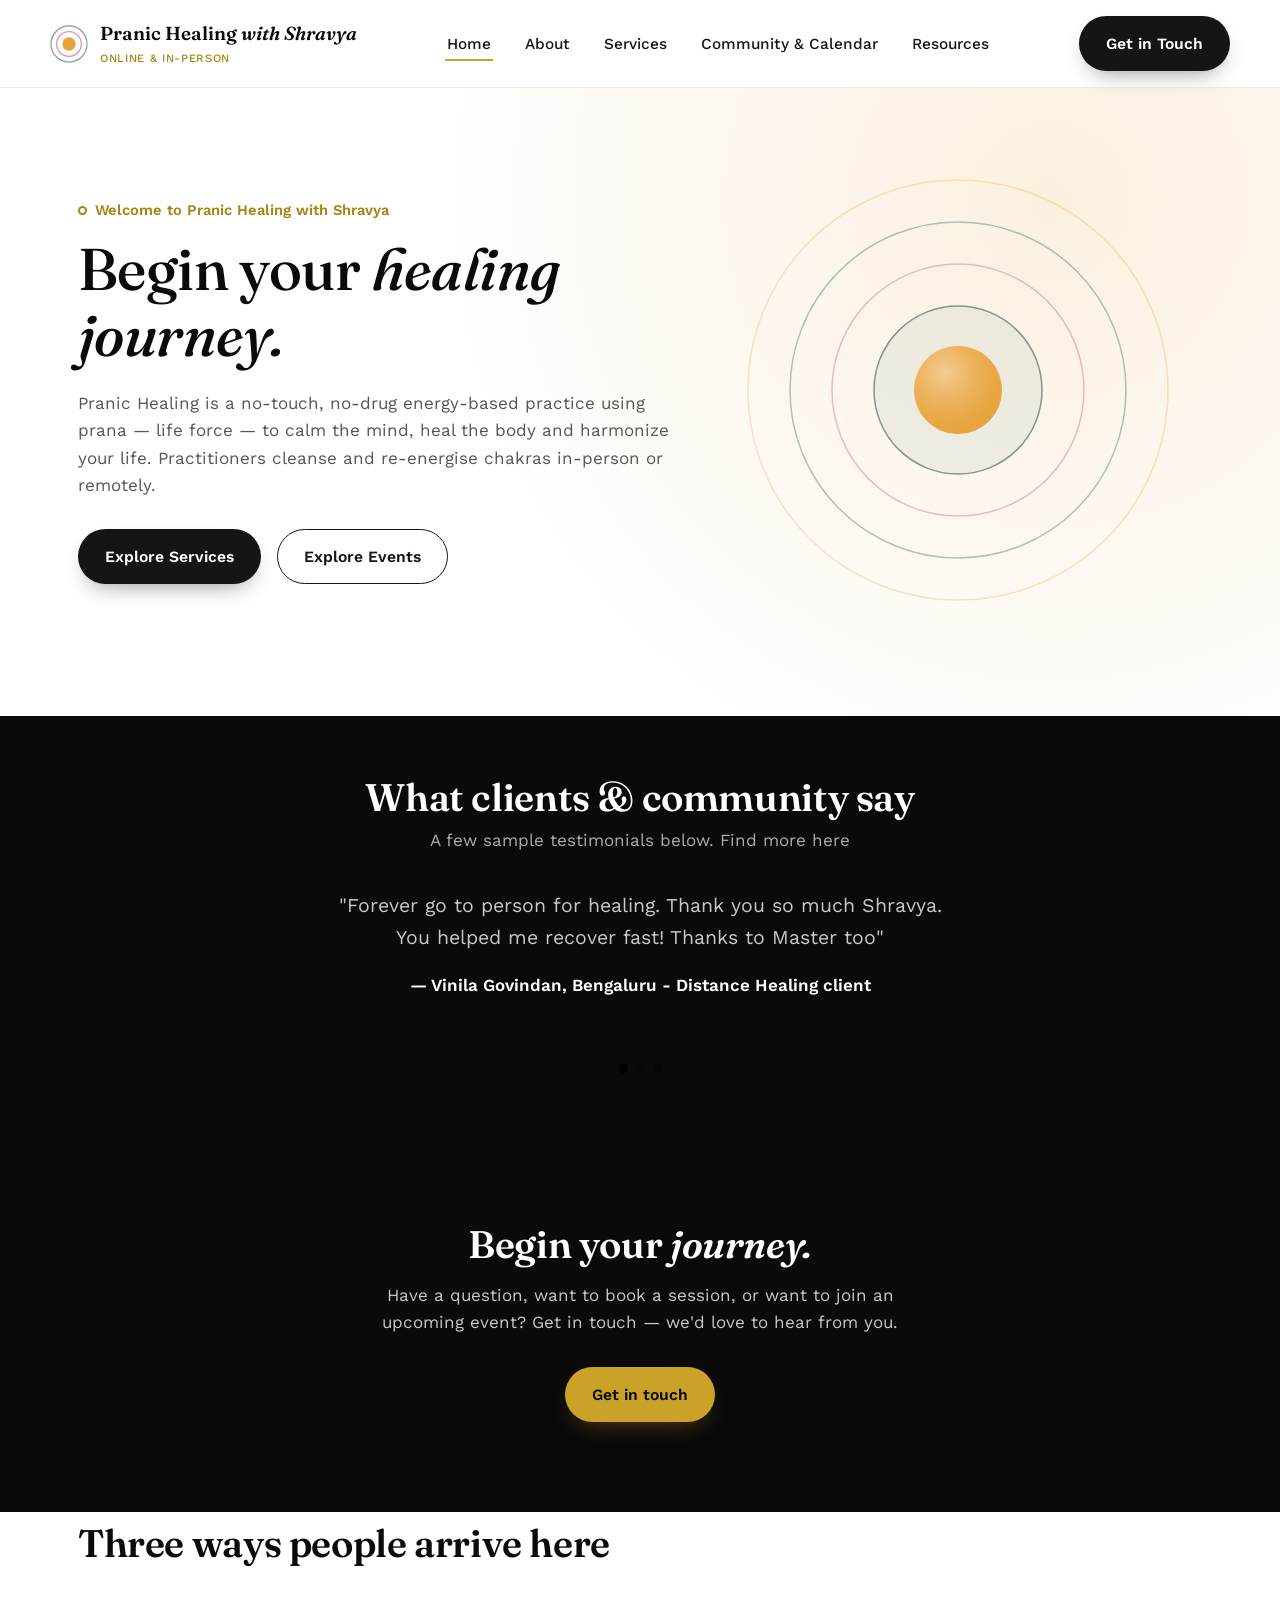
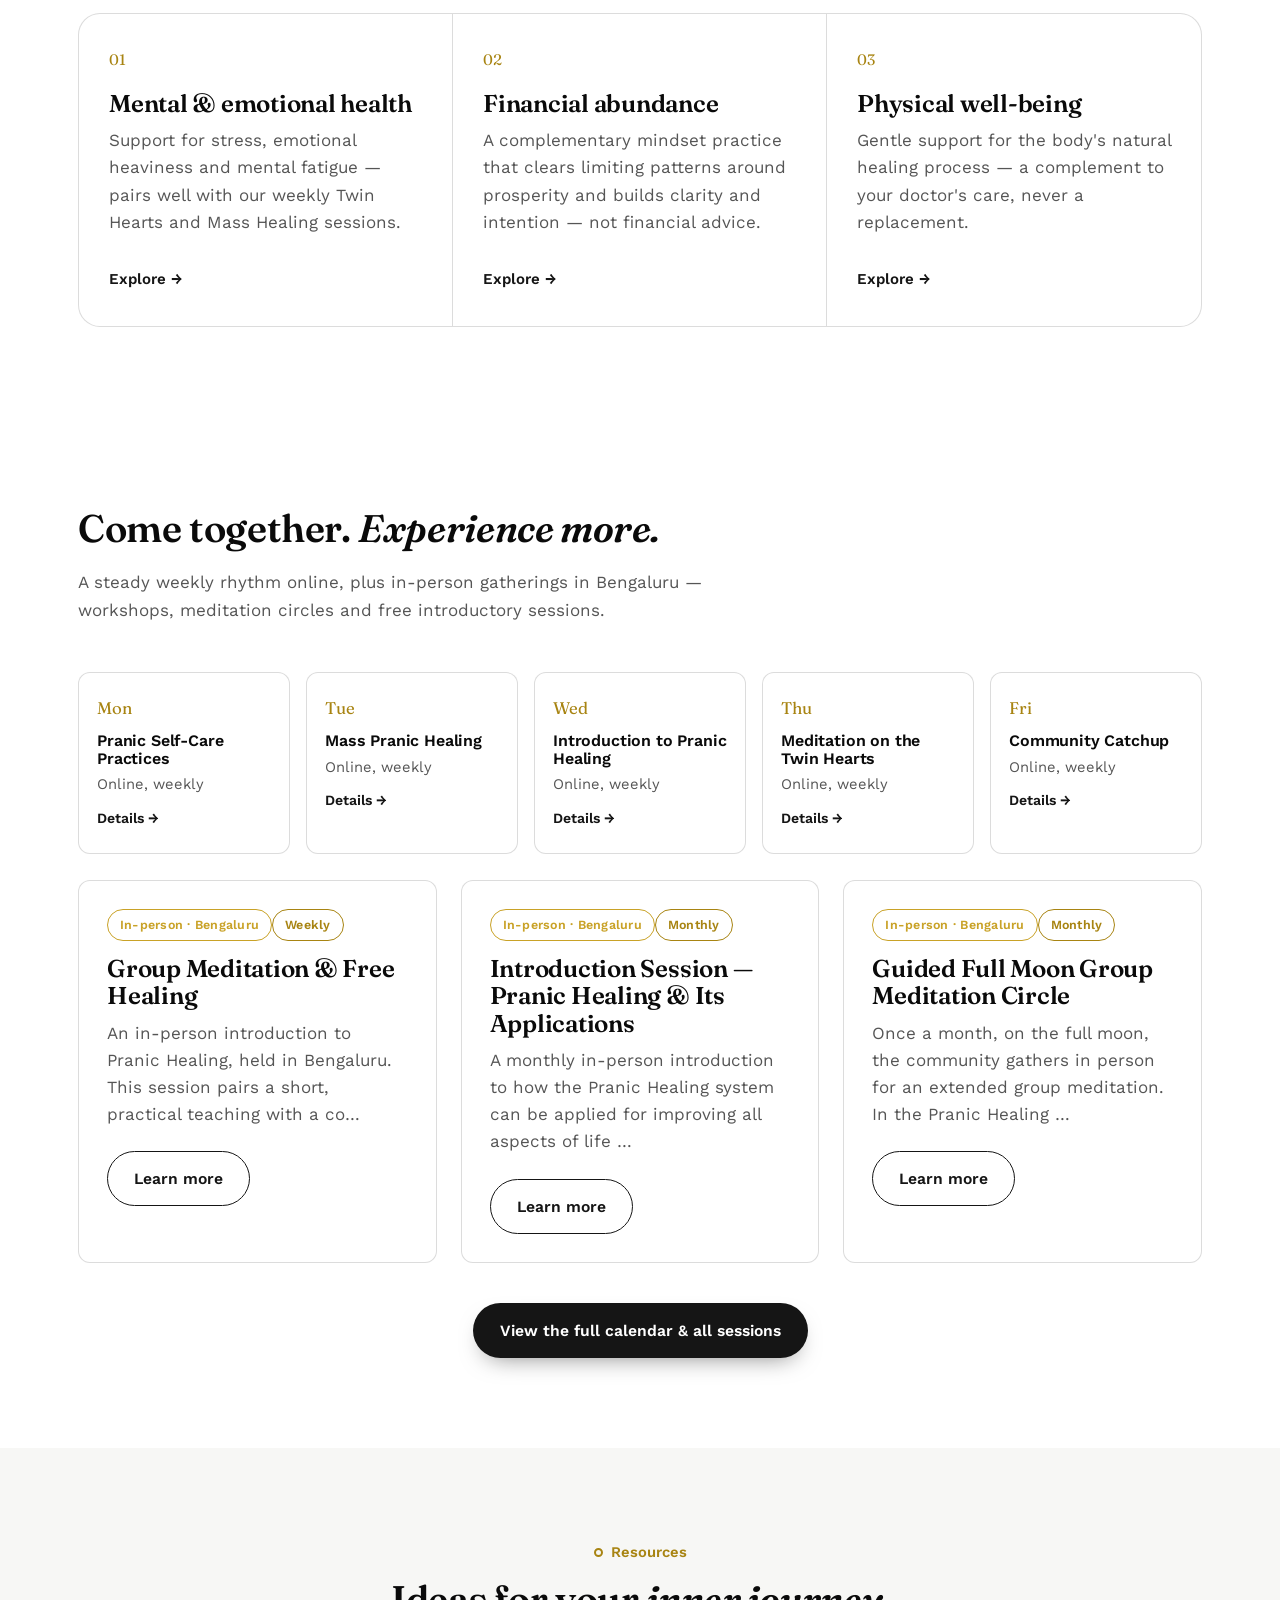
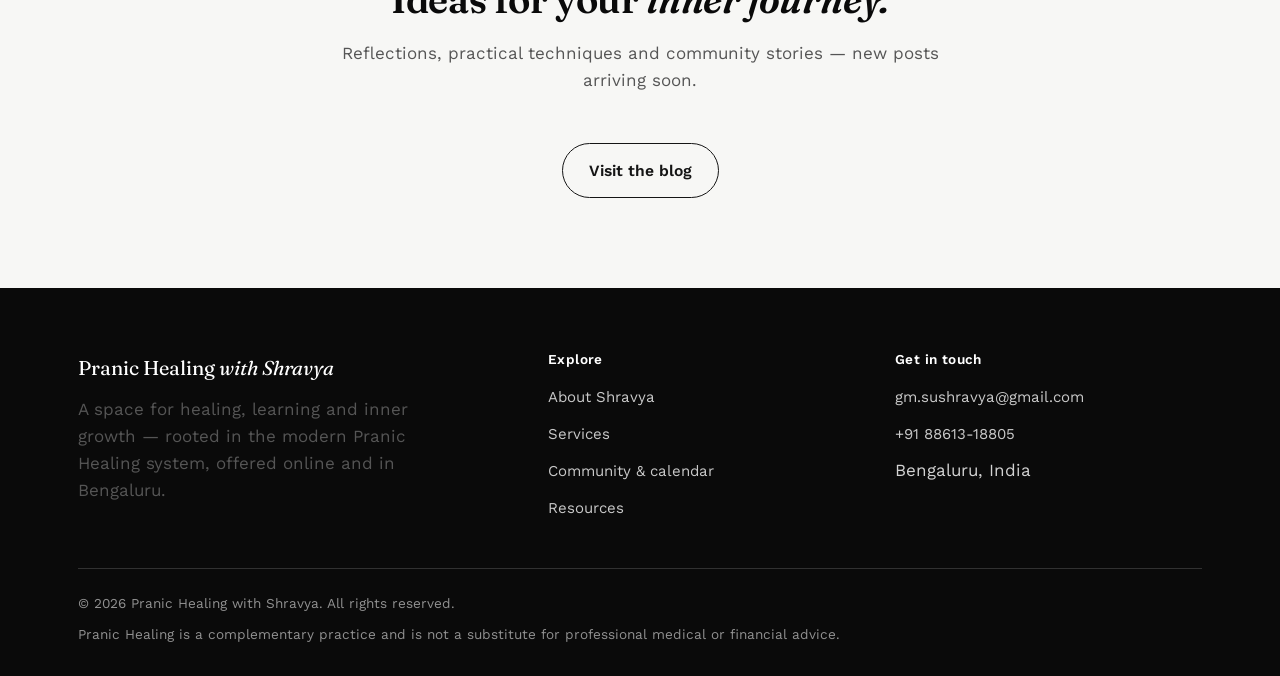
<file: index.html>
<!doctype html>
<html lang="en">
<head>
<meta charset="UTF-8">
<meta name="viewport" content="width=device-width, initial-scale=1.0">
<title>Pranic Healing with Shravya — Energy Healing, Meditation & Community in Bengaluru</title>
<meta name="description" content="Discover Pranic Healing sessions, meditation, workshops and community events with Shravya — online and in Bengaluru.">
<meta name="theme-color" content="#0F3D39">
<link rel="preconnect" href="https://fonts.googleapis.com">
<link rel="stylesheet" href="css/style.css">
</head>
<body>
  <a class="skip-link" href="#main">Skip to content</a>
  <header class="site-header">
    <div class="container nav">
      <a class="brand" href="index.html">
        <svg class="mark" viewBox="0 0 40 40" fill="none" xmlns="http://www.w3.org/2000/svg" aria-hidden="true">
      <circle cx="20" cy="20" r="19" stroke="#0F3D39" stroke-width="1.3" opacity="0.5"/>
      <circle cx="20" cy="20" r="13" stroke="#E0577C" stroke-width="1.3" opacity="0.7"/>
      <circle cx="20" cy="20" r="7" fill="#E7A23A"/>
    </svg>
        <span>Pranic Healing <span class="italic">with Shravya</span><span class="brand-sub">ONLINE &amp; IN-PERSON</span></span>
      </a>
      <ul class="nav-links" id="nav-links">
        <li><a class="active" href="index.html">Home</a></li>
        <li><a class="" href="about.html">About</a></li>
        <li><a class="" href="services.html">Services</a></li>
        <li><a class="" href="events.html">Community &amp; Calendar</a></li>
        <li><a class="" href="blog.html">Resources</a></li>
      </ul>
      <div class="nav-cta">
        <a class="btn btn-primary" href="contact.html">Get in Touch</a>
        <button class="nav-toggle" aria-label="Toggle menu" aria-expanded="false">
          <span></span>
        </button>
      </div>
    </div>
  </header>
<main id="main">

  <section class="hero">
    <div class="container hero-grid">
      <div>
        <div class="eyebrow"><span class="ring"></span>Welcome to Pranic Healing with Shravya</div>
        <h1>Begin your <span class="italic">healing journey.</span></h1>
        <p class="lede"><p>Pranic Healing is a no-touch, no-drug energy-based practice using prana — life force — to calm the mind, heal the body and harmonize your life. Practitioners cleanse and re-energise chakras in-person or remotely.</p></p>
        <div class="hero-actions">
          <a class="btn btn-primary" href="services.html">Explore Services</a>
          <a class="btn btn-outline" href="events.html">Explore Events</a>
        </div>
      </div>
      <div class="hero-rings"><svg viewBox="0 0 460 460" fill="none" xmlns="http://www.w3.org/2000/svg" role="img" aria-label="Concentric energy rings">
      <circle cx="230" cy="230" r="210" stroke="#E7A23A" stroke-opacity="0.28" stroke-width="1.5"/>
      <circle cx="230" cy="230" r="168" stroke="#1C5C54" stroke-opacity="0.35" stroke-width="1.5"/>
      <circle cx="230" cy="230" r="126" stroke="#E0577C" stroke-opacity="0.4" stroke-width="1.5"/>
      <circle cx="230" cy="230" r="84" fill="#0F3D39" fill-opacity="0.06"/>
      <circle cx="230" cy="230" r="84" stroke="#0F3D39" stroke-opacity="0.5" stroke-width="1.5"/>
      <circle cx="230" cy="230" r="44" fill="#E7A23A"/>
      <circle cx="230" cy="230" r="44" fill="url(#g1)" fill-opacity="0.5"/>
      <defs>
        <radialGradient id="g1" cx="0.35" cy="0.3" r="0.9">
          <stop offset="0" stop-color="#FFF9EE"/>
          <stop offset="1" stop-color="#E7A23A" stop-opacity="0"/>
        </radialGradient>
      </defs>
    </svg></div>
    </div>
  </section>


<section class="section-tight bg-teal">
    <div class="container" style="max-width:900px;">
      <h2 style="text-align:center; max-width:28ch; margin:0 auto 8px;">What clients & community say</h2>
      <p style="text-align:center; max-width:52ch; margin:0 auto 36px; opacity:0.85;">A few sample testimonials below. Find more here</p>

      <div class="testimonial-slider" id="testimonialSlider">
        <div class="testimonial-track">
          <blockquote class="testimonial-slide is-active">
            <p>"Forever go to person for healing. Thank you so much Shravya. You helped me recover fast! Thanks to Master too"</p>
            <cite>— Vinila Govindan, Bengaluru - Distance Healing client</cite>
          </blockquote>
          <blockquote class="testimonial-slide">
            <p>"Shravya is an amazing healer. I reached out to her for healing my ankle, and I was truly amazed by the results. Within just one session, the pain in my ankle completely disappeared. I am incredibly grateful for her healing and the care she provides. I highly recommend Shravya to anyone looking for effective and compassionate healing."</p>
            <cite>— Swarali Patil, Bengaluru - Distance Healing client</cite>
          </blockquote>
          <blockquote class="testimonial-slide">
            <p>"Hello! I'm happy to share that my eye strain got resolved miraculously without few hours of healing from Shravya. I had stressful screen time at work, healing made it easier than I could think. Highly recommend shravya for health & wellness. Kudos to you"</p>
            <cite>— Abhilash Manjunath, Bengaluru - Distance Healing client</cite>
          </blockquote>
        </div>
        <div class="testimonial-dots" id="testimonialDots"></div>
      </div>


      <style>
        .testimonial-slider{ max-width:640px; margin:0 auto; text-align:center; }
        .testimonial-track{ position:relative; min-height:150px; }
        .testimonial-slide{ position:absolute; inset:0; margin:0; opacity:0; transform:translateY(8px); transition:opacity .6s ease, transform .6s ease; pointer-events:none; }
        .testimonial-slide.is-active{ opacity:1; transform:translateY(0); pointer-events:auto; position:relative; }
        .testimonial-slide p{ font-size:1.15em; line-height:1.6; }
        .testimonial-slide cite{ display:block; margin-top:16px; font-weight:600; font-style:normal; }
        .testimonial-dots{ display:flex; justify-content:center; gap:8px; margin-top:24px; }
        .testimonial-dots button{ width:9px; height:9px; border-radius:50%; border:none; background:currentColor; opacity:.3; cursor:pointer; padding:0; }
        .testimonial-dots button.is-active{ opacity:1; }
      </style>

      <script>
        (function(){
          var slides = document.querySelectorAll('#testimonialSlider .testimonial-slide');
          var dotsWrap = document.getElementById('testimonialDots');
          var current = 0;
          var timer;

          slides.forEach(function(_, i){
            var dot = document.createElement('button');
            dot.setAttribute('aria-label', 'Show testimonial ' + (i + 1));
            if (i === 0) dot.classList.add('is-active');
            dot.addEventListener('click', function(){ goTo(i); resetTimer(); });
            dotsWrap.appendChild(dot);
          });
          var dots = dotsWrap.querySelectorAll('button');

          function goTo(index){
            slides[current].classList.remove('is-active');
            dots[current].classList.remove('is-active');
            current = index;
            slides[current].classList.add('is-active');
            dots[current].classList.add('is-active');
          }

          function next(){ goTo((current + 1) % slides.length); }

          function resetTimer(){
            clearInterval(timer);
            timer = setInterval(next, 5000);
          }

          resetTimer();
        })();
      </script>
    </div>
  </section>


  

  <section class="bg-teal">
    <div class="container" style="text-align:center;">
      <h2 style="max-width:22ch; margin:0 auto 16px;">Begin your <span class="italic">journey.</span></h2>
      <p style="margin:0 auto 30px; max-width:52ch;">Have a question, want to book a session, or want to join an upcoming event? Get in touch — we'd love to hear from you.</p>
      <a class="btn btn-marigold" href="contact.html">Get in touch</a>
    </div>
  </section>

  <section class="pathways">
    <div class="container">
      <div class="section-head">
        <h2>Three ways people arrive here</h2>
      </div>
      <div class="pathway-row">
        <div class="pathway-cell">
          <span class="idx">01</span>
          <h3>Mental &amp; emotional health</h3>
          <p>Support for stress, emotional heaviness and mental fatigue — pairs well with our weekly Twin Hearts and Mass Healing sessions.</p>
          <a class="arrow" href="services.html#mental-health">Explore &rarr;</a>
        </div>
        <div class="pathway-cell">
          <span class="idx">02</span>
          <h3>Financial abundance</h3>
          <p>A complementary mindset practice that clears limiting patterns around prosperity and builds clarity and intention — not financial advice.</p>
          <a class="arrow" href="services.html#financial-abundance">Explore &rarr;</a>
        </div>
        <div class="pathway-cell">
          <span class="idx">03</span>
          <h3>Physical well-being</h3>
          <p>Gentle support for the body's natural healing process — a complement to your doctor's care, never a replacement.</p>
          <a class="arrow" href="services.html#physical-wellbeing">Explore &rarr;</a>
        </div>
      </div>
    </div>
  </section>

  <section>
    <div class="container">
      <div class="section-head">
        <h2>Come together. <span class="italic">Experience more.</span></h2>
        <p>A steady weekly rhythm online, plus in-person gatherings in Bengaluru — workshops, meditation circles and free introductory sessions.</p>
      </div>
      <div class="rhythm-strip">
      <div class="rhythm-cell"><span class="day">Mon</span><h4>Pranic Self-Care Practices</h4><p>Online, weekly</p><a class="arrow" style="display:inline-flex;gap:6px;margin-top:10px;font-size:0.88rem;font-weight:600;color:var(--teal-900);" href="events/pranic-self-care-practices.html">Details &rarr;</a></div>
      <div class="rhythm-cell"><span class="day">Tue</span><h4>Mass Pranic Healing</h4><p>Online, weekly</p><a class="arrow" style="display:inline-flex;gap:6px;margin-top:10px;font-size:0.88rem;font-weight:600;color:var(--teal-900);" href="events/mass-pranic-healing.html">Details &rarr;</a></div>
      <div class="rhythm-cell"><span class="day">Wed</span><h4>Introduction to Pranic Healing</h4><p>Online, weekly</p><a class="arrow" style="display:inline-flex;gap:6px;margin-top:10px;font-size:0.88rem;font-weight:600;color:var(--teal-900);" href="events/introduction-to-pranic-healing.html">Details &rarr;</a></div>
      <div class="rhythm-cell"><span class="day">Thu</span><h4>Meditation on the Twin Hearts</h4><p>Online, weekly</p><a class="arrow" style="display:inline-flex;gap:6px;margin-top:10px;font-size:0.88rem;font-weight:600;color:var(--teal-900);" href="events/twin-hearts-meditation.html">Details &rarr;</a></div>
      <div class="rhythm-cell"><span class="day">Fri</span><h4>Community Catchup</h4><p>Online, weekly</p><a class="arrow" style="display:inline-flex;gap:6px;margin-top:10px;font-size:0.88rem;font-weight:600;color:var(--teal-900);" href="events/community-catchup.html">Details &rarr;</a></div>
      </div>
      <div class="card-grid grid-3" style="margin-top:26px;">
      <div class="card">
        <div class="chips" style="margin-bottom:14px;"><span class="chip chip-offline">In-person · Bengaluru</span><span class="chip chip-monthly">Weekly</span></div>
        <h3>Group Meditation & Free Healing</h3>
        <p>An in-person introduction to Pranic Healing, held in Bengaluru. This session pairs a short, practical teaching with a co&hellip;</p>
        <a class="btn btn-outline" style="margin-top:6px;" href="events/group-meditation-free-healing.html">Learn more</a>
      </div>
      <div class="card">
        <div class="chips" style="margin-bottom:14px;"><span class="chip chip-offline">In-person · Bengaluru</span><span class="chip chip-monthly">Monthly</span></div>
        <h3>Introduction Session — Pranic Healing & Its Applications</h3>
        <p>A monthly in-person introduction to how the Pranic Healing system can be applied for improving all aspects of life &hellip;</p>
        <a class="btn btn-outline" style="margin-top:6px;" href="events/pranic-healing-intro.html">Learn more</a>
      </div>
      <div class="card">
        <div class="chips" style="margin-bottom:14px;"><span class="chip chip-offline">In-person · Bengaluru</span><span class="chip chip-monthly">Monthly</span></div>
        <h3>Guided Full Moon Group Meditation Circle</h3>
        <p>Once a month, on the full moon, the community gathers in person for an extended group meditation. In the Pranic Healing &hellip;</p>
        <a class="btn btn-outline" style="margin-top:6px;" href="events/full-moon-meditation.html">Learn more</a>
      </div>
      </div>
      <div style="text-align:center; margin-top:40px;">
        <a class="btn btn-primary" href="events.html">View the full calendar &amp; all sessions</a>
      </div>
    </div>
  </section>

  <section class="bg-ivory-deep">
    <div class="container">
      <div class="section-head center">
        <div class="eyebrow" style="justify-content:center;"><span class="ring"></span>Resources</div>
        <h2>Ideas for your <span class="italic">inner journey.</span></h2>
        <p style="margin:0 auto;">Reflections, practical techniques and community stories — new posts arriving soon.</p>
      </div>
      <div style="text-align:center;">
        <a class="btn btn-outline" href="blog.html">Visit the blog</a>
      </div>
    </div>
  </section>

  

</main>
  <footer class="site-footer">
    <div class="container">
      <div class="footer-grid">
        <div>
          <div class="footer-brand">Pranic Healing <span class="italic">with Shravya</span></div>
          <p style="max-width:34ch;">A space for healing, learning and inner growth — rooted in the modern Pranic Healing system, offered online and in Bengaluru.</p>
        </div>
        <div>
          <h4>Explore</h4>
          <ul>
            <li><a href="about.html">About Shravya</a></li>
            <li><a href="services.html">Services</a></li>
            <li><a href="events.html">Community &amp; calendar</a></li>
            <li><a href="blog.html">Resources</a></li>
          </ul>
        </div>
        <div>
          <h4>Get in touch</h4>
          <ul>
            <li><a href="mailto:gm.sushravya@gmail.com">gm.sushravya@gmail.com</a></li>
            <li><a href="tel:+918861318805">+91 88613-18805</a></li>
            <li>Bengaluru, India</li>
          </ul>
        </div>
      </div>
      <div class="footer-bottom">
        <span>© 2026 Pranic Healing with Shravya. All rights reserved.</span>
        <span>Pranic Healing is a complementary practice and is not a substitute for professional medical or financial advice.</span>
      </div>
    </div>
  </footer>
  <script src="js/main.js"></script>
</body>
</html>
</file>
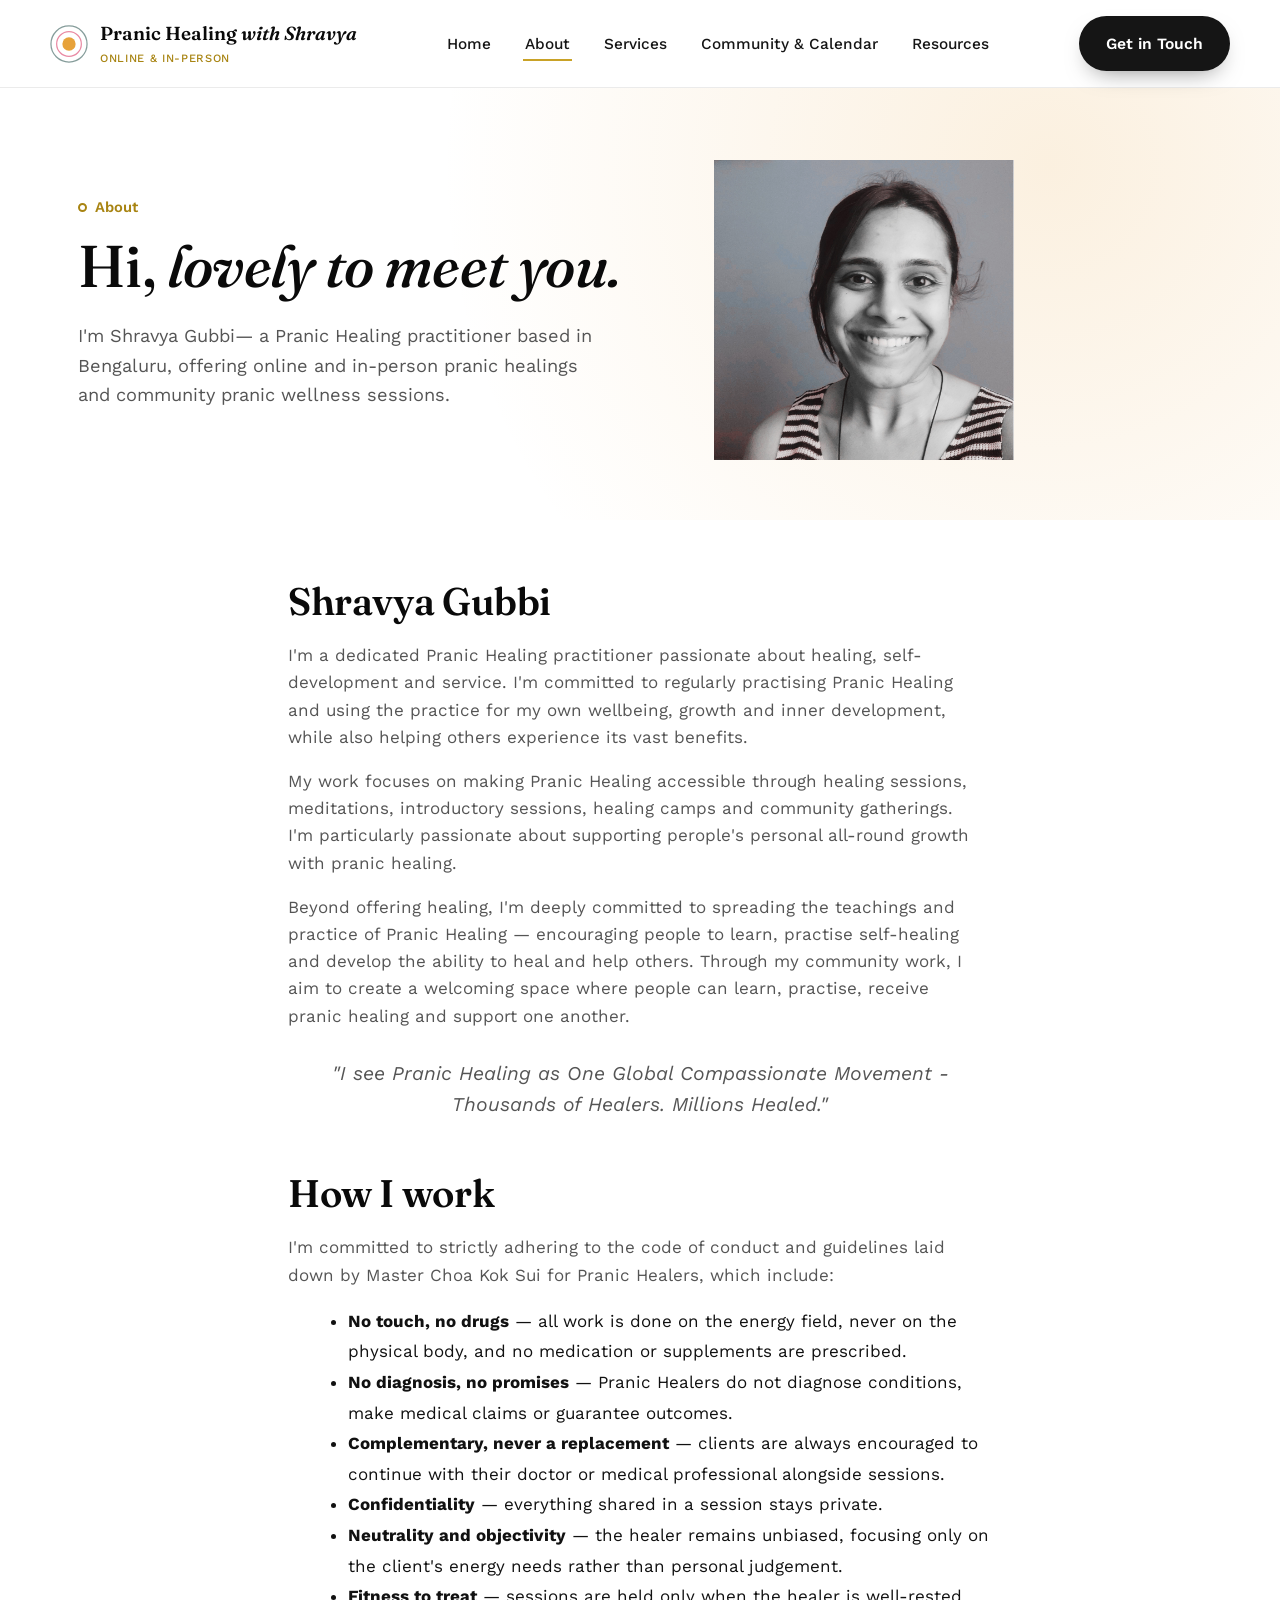
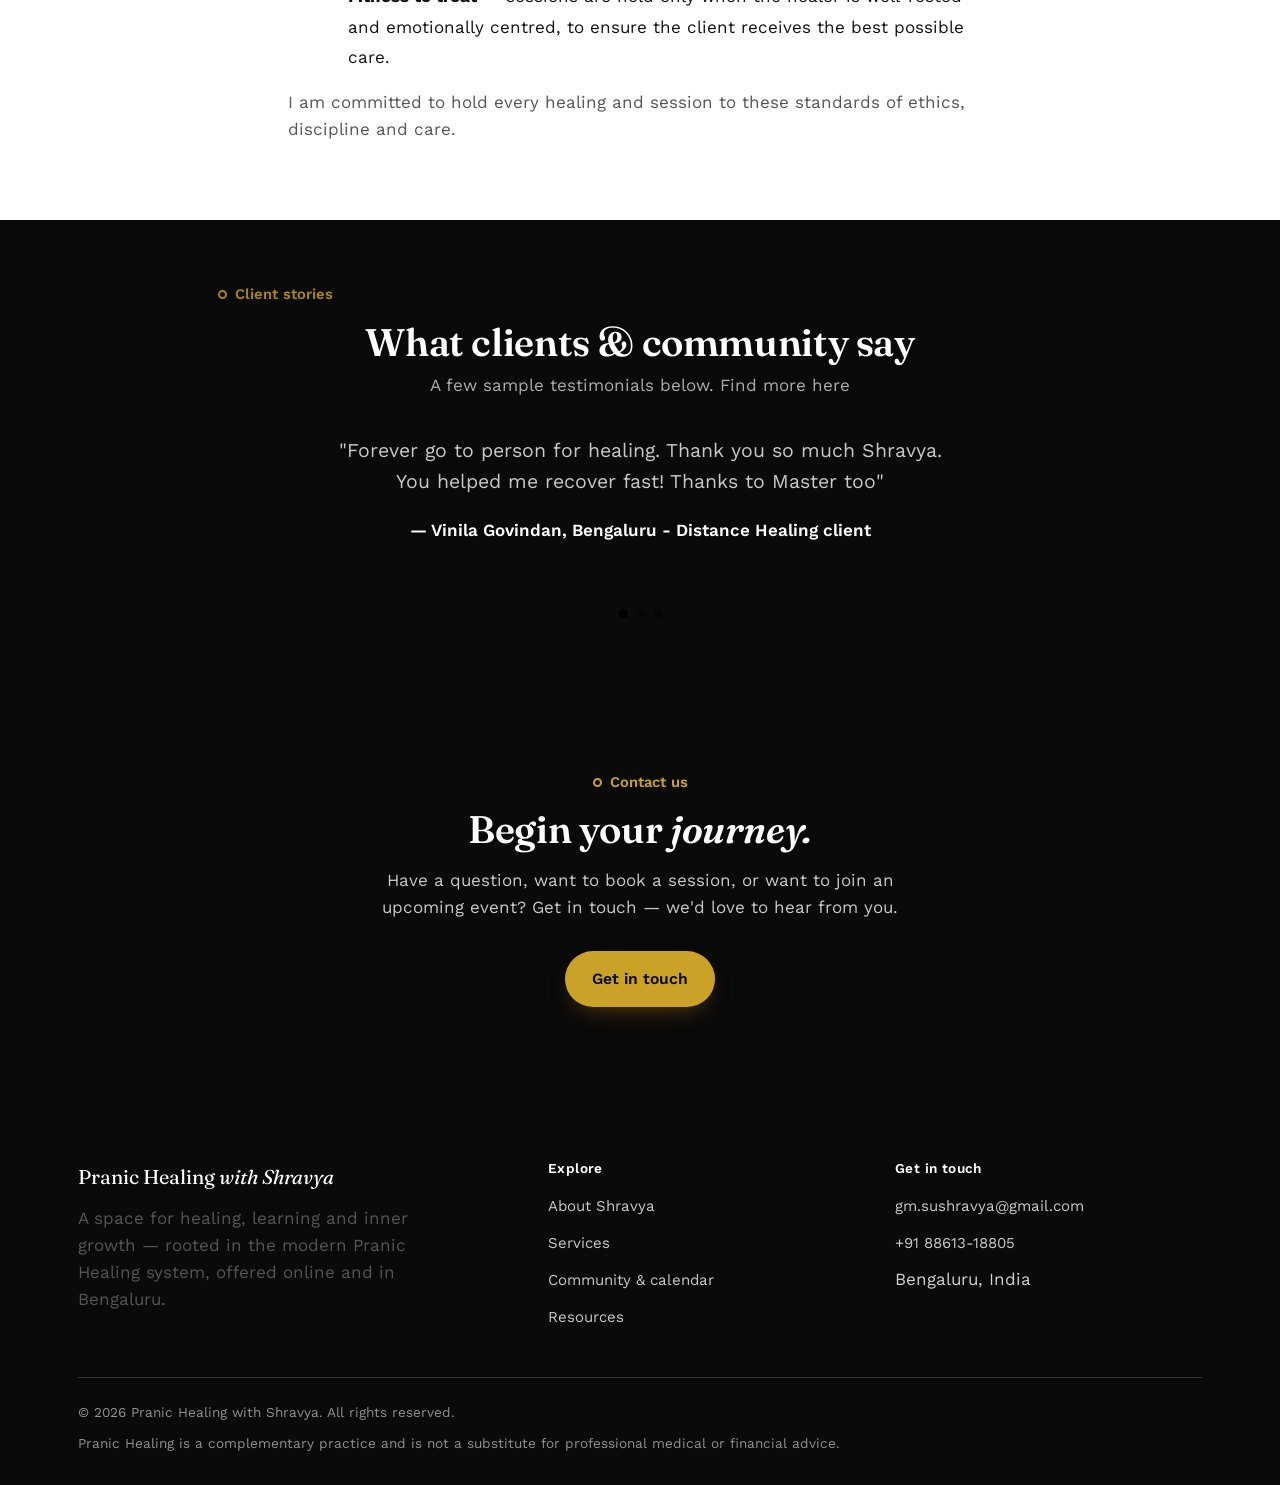
<file: about.html>
<!doctype html>
<html lang="en">
<head>
<meta charset="UTF-8">
<meta name="viewport" content="width=device-width, initial-scale=1.0">
<title>About Shravya — Pranic Healing with Shravya</title>
<meta name="description" content="Meet Shravya, a Pranic Healing practitioner and teacher based in Bengaluru, offering online and in-person energy healing sessions.">
<meta name="theme-color" content="#0F3D39">
<link rel="preconnect" href="https://fonts.googleapis.com">
<link rel="stylesheet" href="css/style.css">
</head>
<body>
  <a class="skip-link" href="#main">Skip to content</a>
  <header class="site-header">
    <div class="container nav">
      <a class="brand" href="index.html">
        <svg class="mark" viewBox="0 0 40 40" fill="none" xmlns="http://www.w3.org/2000/svg" aria-hidden="true">
      <circle cx="20" cy="20" r="19" stroke="#0F3D39" stroke-width="1.3" opacity="0.5"/>
      <circle cx="20" cy="20" r="13" stroke="#E0577C" stroke-width="1.3" opacity="0.7"/>
      <circle cx="20" cy="20" r="7" fill="#E7A23A"/>
    </svg>
        <span>Pranic Healing <span class="italic">with Shravya</span><span class="brand-sub">ONLINE &amp; IN-PERSON</span></span>
      </a>
      <ul class="nav-links" id="nav-links">
        <li><a class="" href="index.html">Home</a></li>
        <li><a class="active" href="about.html">About</a></li>
        <li><a class="" href="services.html">Services</a></li>
        <li><a class="" href="events.html">Community &amp; Calendar</a></li>
        <li><a class="" href="blog.html">Resources</a></li>
      </ul>
      <div class="nav-cta">
        <a class="btn btn-primary" href="contact.html">Get in Touch</a>
        <button class="nav-toggle" aria-label="Toggle menu" aria-expanded="false">
          <span></span>
        </button>
      </div>
    </div>
  </header>
<main id="main">

  <section class="hero" style="padding-bottom:60px;">
    <div class="container hero-grid">
      <div>
        <div class="eyebrow"><span class="ring"></span>About</div>
        <h1>Hi, <span class="italic">lovely to meet you.</span></h1>
        <p class="lede">I'm Shravya Gubbi— a Pranic Healing practitioner based in Bengaluru, offering online and in-person pranic healings and community pranic wellness sessions.</p>
      </div>
      <img src="shravya.png" width="300" height="300" alt="A descriptive summary of the image">
    </div>
  </section>

  <section class="section-tight">
    <div class="container" style="max-width:760px;">
      <h2>Shravya Gubbi</h2>
      <p>I'm a dedicated Pranic Healing practitioner passionate about healing, self-development and service. I'm committed to regularly practising Pranic Healing and using the practice for my own wellbeing, growth and inner development, while also helping others experience its vast benefits.</p>
      <p>My work focuses on making Pranic Healing accessible through healing sessions, meditations, introductory sessions, healing camps and community gatherings. I'm particularly passionate about supporting perople's personal all-round growth with pranic healing.</p>
      <p>Beyond offering healing, I'm deeply committed to spreading the teachings and practice of Pranic Healing — encouraging people to learn, practise self-healing and develop the ability to heal and help others. Through my community work, I aim to create a welcoming space where people can learn, practise, receive pranic healing and support one another.</p>
      <p style="margin-top:28px; font-style:italic; font-size:1.15em; text-align:center;">"I see Pranic Healing as One Global Compassionate Movement -  Thousands of Healers. Millions Healed."</p>

      <h2 style="margin-top:52px;">How I work</h2>
      <p>I'm committed to strictly adhering to the code of conduct and guidelines laid down by Master Choa Kok Sui for Pranic Healers, which include:</p>
      <ul style="margin:16px 0 16px 20px; line-height:1.8;">
        <li><strong>No touch, no drugs</strong> — all work is done on the energy field, never on the physical body, and no medication or supplements are prescribed.</li>
        <li><strong>No diagnosis, no promises</strong> — Pranic Healers do not diagnose conditions, make medical claims or guarantee outcomes.</li>
        <li><strong>Complementary, never a replacement</strong> — clients are always encouraged to continue with their doctor or medical professional alongside sessions.</li>
        <li><strong>Confidentiality</strong> — everything shared in a session stays private.</li>
        <li><strong>Neutrality and objectivity</strong> — the healer remains unbiased, focusing only on the client's energy needs rather than personal judgement.</li>
        <li><strong>Fitness to treat</strong> — sessions are held only when the healer is well-rested and emotionally centred, to ensure the client receives the best possible care.</li>
      </ul>
      <p>I am committed to hold every healing and session to these standards of ethics, discipline and care.</p>
    </div>
  </section>

  <section class="section-tight bg-teal">
    <div class="container" style="max-width:900px;">
      <div class="eyebrow" style="justify-content:center;"><span class="ring"></span>Client stories</div>
      <h2 style="text-align:center; max-width:28ch; margin:0 auto 8px;">What clients & community say</h2>
      <p style="text-align:center; max-width:52ch; margin:0 auto 36px; opacity:0.85;">A few sample testimonials below. Find more here</p>

      <div class="testimonial-slider" id="testimonialSlider">
        <div class="testimonial-track">
          <blockquote class="testimonial-slide is-active">
            <p>"Forever go to person for healing. Thank you so much Shravya. You helped me recover fast! Thanks to Master too"</p>
            <cite>— Vinila Govindan, Bengaluru - Distance Healing client</cite>
          </blockquote>
          <blockquote class="testimonial-slide">
            <p>"Shravya is an amazing healer. I reached out to her for healing my ankle, and I was truly amazed by the results. Within just one session, the pain in my ankle completely disappeared. I am incredibly grateful for her healing and the care she provides. I highly recommend Shravya to anyone looking for effective and compassionate healing."</p>
            <cite>— Swarali Patil, Bengaluru - Distance Healing client</cite>
          </blockquote>
          <blockquote class="testimonial-slide">
            <p>"Hello! I'm happy to share that my eye strain got resolved miraculously without few hours of healing from Shravya. I had stressful screen time at work, healing made it easier than I could think. Highly recommend shravya for health & wellness. Kudos to you"</p>
            <cite>— Abhilash Manjunath, Bengaluru - Distance Healing client</cite>
          </blockquote>
        </div>
        <div class="testimonial-dots" id="testimonialDots"></div>
      </div>


      <style>
        .testimonial-slider{ max-width:640px; margin:0 auto; text-align:center; }
        .testimonial-track{ position:relative; min-height:150px; }
        .testimonial-slide{ position:absolute; inset:0; margin:0; opacity:0; transform:translateY(8px); transition:opacity .6s ease, transform .6s ease; pointer-events:none; }
        .testimonial-slide.is-active{ opacity:1; transform:translateY(0); pointer-events:auto; position:relative; }
        .testimonial-slide p{ font-size:1.15em; line-height:1.6; }
        .testimonial-slide cite{ display:block; margin-top:16px; font-weight:600; font-style:normal; }
        .testimonial-dots{ display:flex; justify-content:center; gap:8px; margin-top:24px; }
        .testimonial-dots button{ width:9px; height:9px; border-radius:50%; border:none; background:currentColor; opacity:.3; cursor:pointer; padding:0; }
        .testimonial-dots button.is-active{ opacity:1; }
      </style>

      <script>
        (function(){
          var slides = document.querySelectorAll('#testimonialSlider .testimonial-slide');
          var dotsWrap = document.getElementById('testimonialDots');
          var current = 0;
          var timer;

          slides.forEach(function(_, i){
            var dot = document.createElement('button');
            dot.setAttribute('aria-label', 'Show testimonial ' + (i + 1));
            if (i === 0) dot.classList.add('is-active');
            dot.addEventListener('click', function(){ goTo(i); resetTimer(); });
            dotsWrap.appendChild(dot);
          });
          var dots = dotsWrap.querySelectorAll('button');

          function goTo(index){
            slides[current].classList.remove('is-active');
            dots[current].classList.remove('is-active');
            current = index;
            slides[current].classList.add('is-active');
            dots[current].classList.add('is-active');
          }

          function next(){ goTo((current + 1) % slides.length); }

          function resetTimer(){
            clearInterval(timer);
            timer = setInterval(next, 5000);
          }

          resetTimer();
        })();
      </script>
    </div>
  </section>

  <section class="bg-teal">
    <div class="container" style="text-align:center;">
      <div class="eyebrow" style="justify-content:center; color:var(--marigold);"><span class="ring" style="border-color:var(--marigold);"></span>Contact us</div>
      <h2 style="max-width:22ch; margin:0 auto 16px;">Begin your <span class="italic">journey.</span></h2>
      <p style="margin:0 auto 30px; max-width:52ch;">Have a question, want to book a session, or want to join an upcoming event? Get in touch — we'd love to hear from you.</p>
      <a class="btn btn-marigold" href="contact.html">Get in touch</a>
    </div>
  </section>

</main>
  <footer class="site-footer">
    <div class="container">
      <div class="footer-grid">
        <div>
          <div class="footer-brand">Pranic Healing <span class="italic">with Shravya</span></div>
          <p style="max-width:34ch;">A space for healing, learning and inner growth — rooted in the modern Pranic Healing system, offered online and in Bengaluru.</p>
        </div>
        <div>
          <h4>Explore</h4>
          <ul>
            <li><a href="about.html">About Shravya</a></li>
            <li><a href="services.html">Services</a></li>
            <li><a href="events.html">Community &amp; calendar</a></li>
            <li><a href="blog.html">Resources</a></li>
          </ul>
        </div>
        <div>
          <h4>Get in touch</h4>
          <ul>
            <li><a href="mailto:gm.sushravya@gmail.com">gm.sushravya@gmail.com</a></li>
            <li><a href="tel:+918861318805">+91 88613-18805</a></li>
            <li>Bengaluru, India</li>
          </ul>
        </div>
      </div>
      <div class="footer-bottom">
        <span>© 2026 Pranic Healing with Shravya. All rights reserved.</span>
        <span>Pranic Healing is a complementary practice and is not a substitute for professional medical or financial advice.</span>
      </div>
    </div>
  </footer>
  <script src="js/main.js"></script>
</body>
</html>
</file>
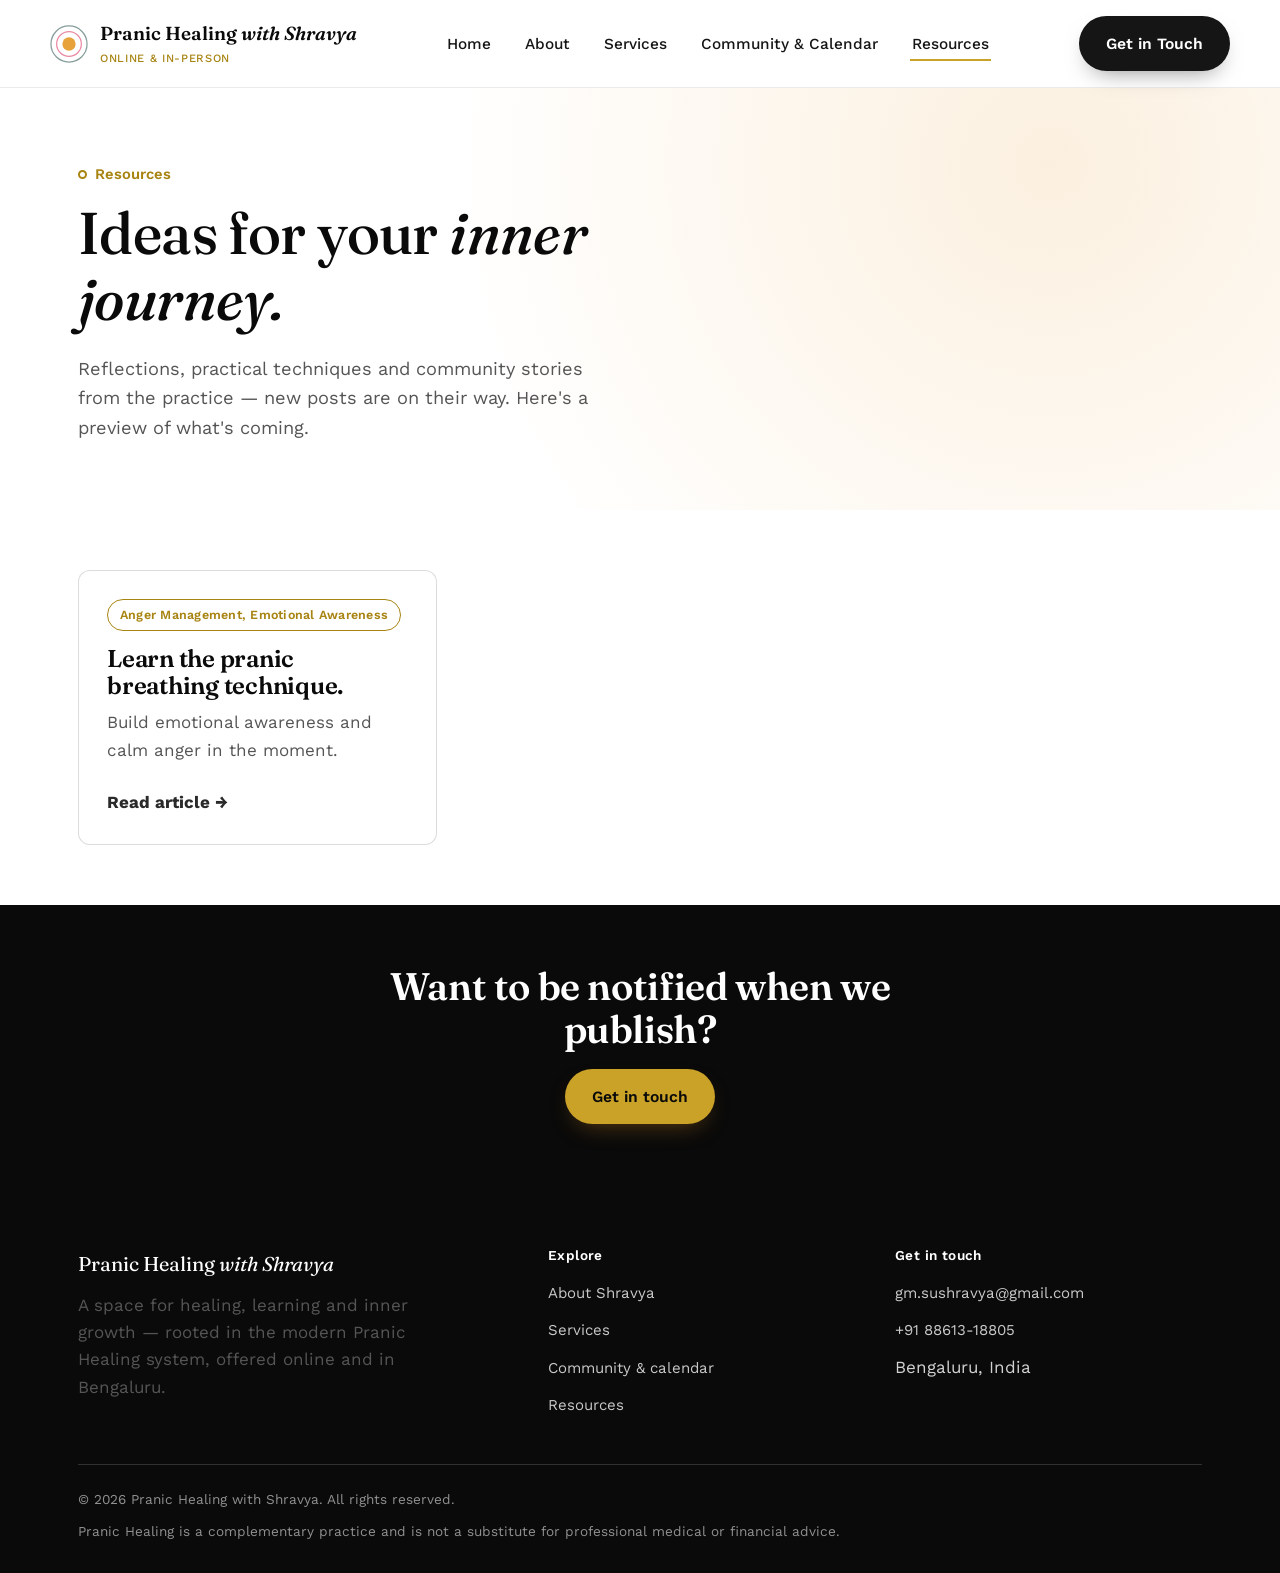
<file: blog.html>
<!doctype html>
<html lang="en">
<head>
<meta charset="UTF-8">
<meta name="viewport" content="width=device-width, initial-scale=1.0">
<title>Resources — Pranic Healing with Shravya</title>
<meta name="description" content="Reflections, practical techniques and community stories from the Pranic Healing practice. New posts coming soon.">
<meta name="theme-color" content="#0F3D39">
<link rel="preconnect" href="https://fonts.googleapis.com">
<link rel="stylesheet" href="css/style.css">
</head>
<body>
  <a class="skip-link" href="#main">Skip to content</a>
  <header class="site-header">
    <div class="container nav">
      <a class="brand" href="index.html">
        <svg class="mark" viewBox="0 0 40 40" fill="none" xmlns="http://www.w3.org/2000/svg" aria-hidden="true">
      <circle cx="20" cy="20" r="19" stroke="#0F3D39" stroke-width="1.3" opacity="0.5"/>
      <circle cx="20" cy="20" r="13" stroke="#E0577C" stroke-width="1.3" opacity="0.7"/>
      <circle cx="20" cy="20" r="7" fill="#E7A23A"/>
    </svg>
        <span>Pranic Healing <span class="italic">with Shravya</span><span class="brand-sub">ONLINE &amp; IN-PERSON</span></span>
      </a>
      <ul class="nav-links" id="nav-links">
        <li><a class="" href="index.html">Home</a></li>
        <li><a class="" href="about.html">About</a></li>
        <li><a class="" href="services.html">Services</a></li>
        <li><a class="" href="events.html">Community &amp; Calendar</a></li>
        <li><a class="active" href="blog.html">Resources</a></li>
      </ul>
      <div class="nav-cta">
        <a class="btn btn-primary" href="contact.html">Get in Touch</a>
        <button class="nav-toggle" aria-label="Toggle menu" aria-expanded="false">
          <span></span>
        </button>
      </div>
    </div>
  </header>
<main id="main">

  <section class="hero" style="padding-bottom:50px;">
    <div class="container">
      <div class="eyebrow"><span class="ring"></span>Resources</div>
      <h1 style="max-width:18ch;">Ideas for your <span class="italic">inner journey.</span></h1>
      <p class="lede">Reflections, practical techniques and community stories from the practice — new posts are on their way. Here's a preview of what's coming.</p>
    </div>
  </section>
  <section class="section-tight">
    <div class="container card-grid grid-3">
      <a class="card resource-card" href="resources/anger-management.html">
        <span class="chip chip-monthly" style="margin-bottom:14px; display:inline-flex;">Anger Management, Emotional Awareness</span>
        <h3>Learn the pranic breathing technique.</h3>
        <p>Build emotional awareness and calm anger in the moment.</p>
        <span class="resource-link">Read article →</span>
      </a>
    </div>
  </section>
  <section class="bg-teal section-tight">
    <div class="container" style="text-align:center;">
      <h2 style="max-width:24ch; margin:0 auto 18px;">Want to be notified when we publish?</h2>
      <a class="btn btn-marigold" href="contact.html">Get in touch</a>
    </div>
  </section>

</main>
  <footer class="site-footer">
    <div class="container">
      <div class="footer-grid">
        <div>
          <div class="footer-brand">Pranic Healing <span class="italic">with Shravya</span></div>
          <p style="max-width:34ch;">A space for healing, learning and inner growth — rooted in the modern Pranic Healing system, offered online and in Bengaluru.</p>
        </div>
        <div>
          <h4>Explore</h4>
          <ul>
            <li><a href="about.html">About Shravya</a></li>
            <li><a href="services.html">Services</a></li>
            <li><a href="events.html">Community &amp; calendar</a></li>
            <li><a href="blog.html">Resources</a></li>
          </ul>
        </div>
        <div>
          <h4>Get in touch</h4>
          <ul>
            <li><a href="mailto:gm.sushravya@gmail.com">gm.sushravya@gmail.com</a></li>
            <li><a href="tel:+918861318805">+91 88613-18805</a></li>
            <li>Bengaluru, India</li>
          </ul>
        </div>
      </div>
      <div class="footer-bottom">
        <span>© 2026 Pranic Healing with Shravya. All rights reserved.</span>
        <span>Pranic Healing is a complementary practice and is not a substitute for professional medical or financial advice.</span>
      </div>
    </div>
  </footer>
  <script src="js/main.js"></script>
</body>
</html>
</file>
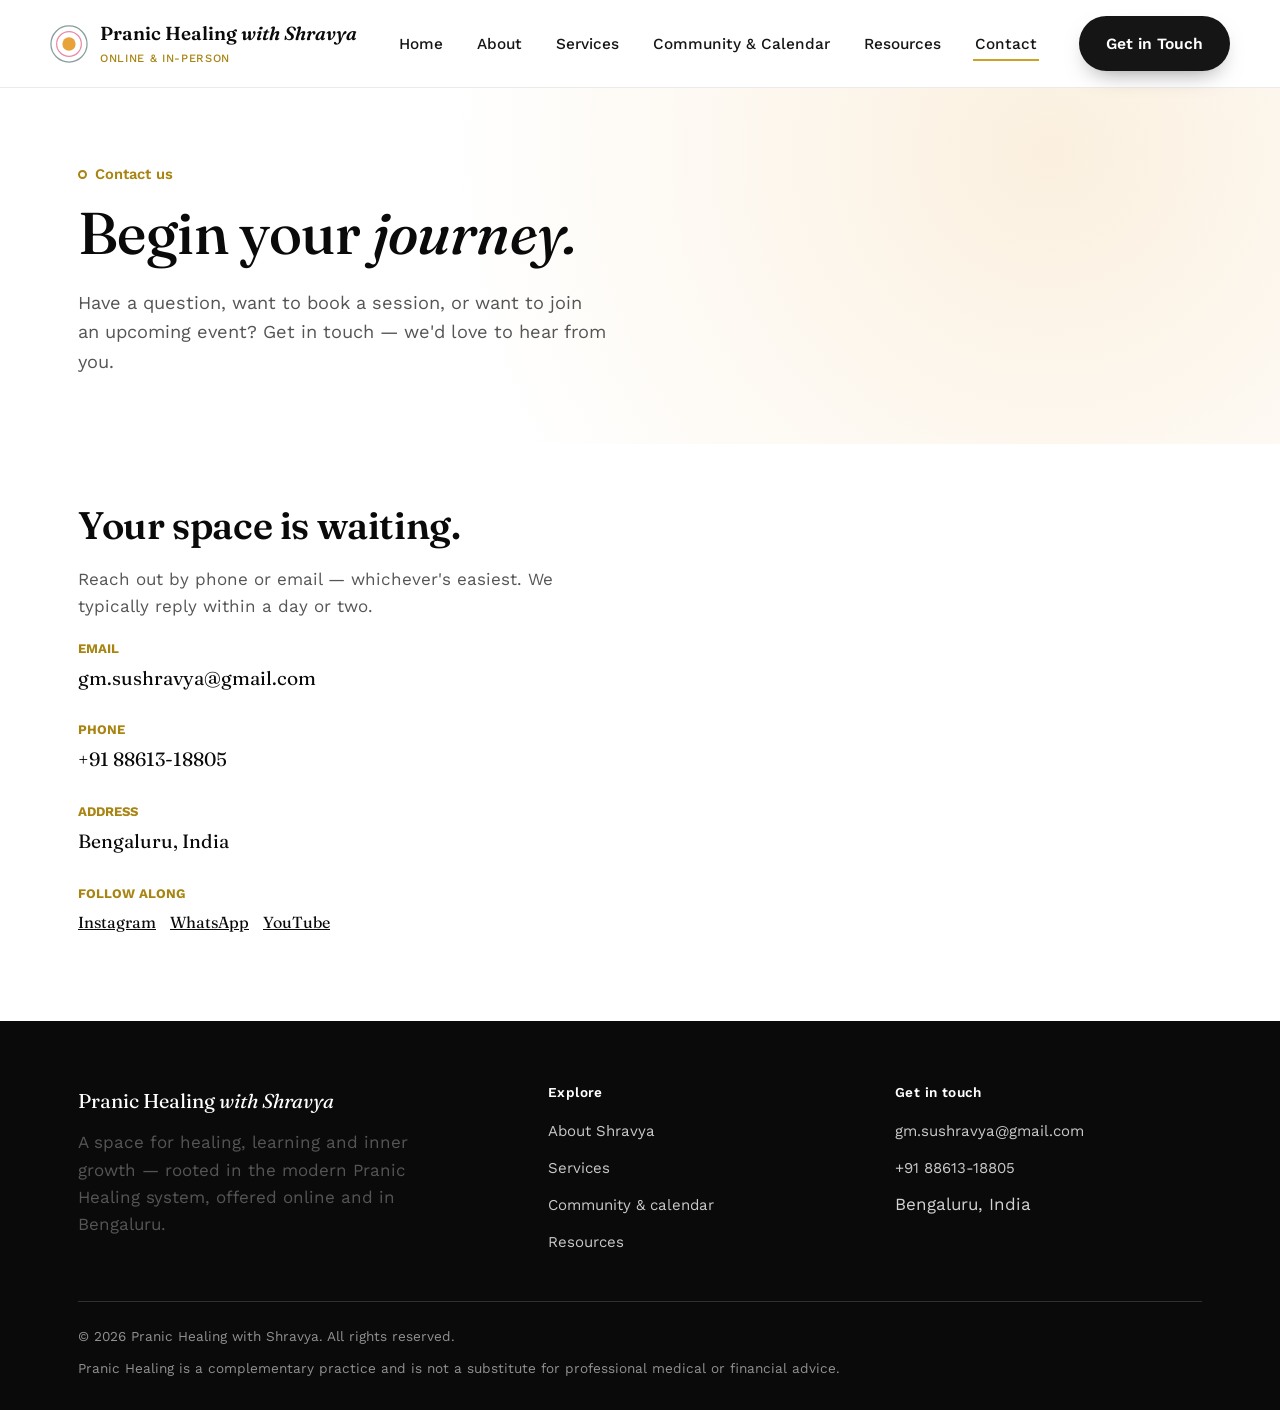
<file: contact.html>
<!doctype html>
<html lang="en">
<head>
<meta charset="UTF-8">
<meta name="viewport" content="width=device-width, initial-scale=1.0">
<title>Contact — Pranic Healing with Shravya</title>
<meta name="description" content="Get in touch to book a Pranic Healing session, ask a question, or join an upcoming event in Bengaluru or online.">
<meta name="theme-color" content="#0F3D39">
<link rel="preconnect" href="https://fonts.googleapis.com">
<link rel="stylesheet" href="css/style.css">
</head>
<body>
  <a class="skip-link" href="#main">Skip to content</a>
  <header class="site-header">
    <div class="container nav">
      <a class="brand" href="index.html">
        <svg class="mark" viewBox="0 0 40 40" fill="none" xmlns="http://www.w3.org/2000/svg" aria-hidden="true">
      <circle cx="20" cy="20" r="19" stroke="#0F3D39" stroke-width="1.3" opacity="0.5"/>
      <circle cx="20" cy="20" r="13" stroke="#E0577C" stroke-width="1.3" opacity="0.7"/>
      <circle cx="20" cy="20" r="7" fill="#E7A23A"/>
    </svg>
        <span>Pranic Healing <span class="italic">with Shravya</span><span class="brand-sub">ONLINE &amp; IN-PERSON</span></span>
      </a>
      <ul class="nav-links" id="nav-links">
        <li><a class="" href="index.html">Home</a></li>
        <li><a class="" href="about.html">About</a></li>
        <li><a class="" href="services.html">Services</a></li>
        <li><a class="" href="events.html">Community &amp; Calendar</a></li>
        <li><a class="" href="blog.html">Resources</a></li>
        <li><a class="active" href="contact.html">Contact</a></li>
      </ul>
      <div class="nav-cta">
        <a class="btn btn-primary" href="contact.html">Get in Touch</a>
        <button class="nav-toggle" aria-label="Toggle menu" aria-expanded="false">
          <span></span>
        </button>
      </div>
    </div>
  </header>
<main id="main">

  <section class="hero" style="padding-bottom:50px;">
    <div class="container">
      <div class="eyebrow"><span class="ring"></span>Contact us</div>
      <h1 style="max-width:16ch;">Begin your <span class="italic">journey.</span></h1>
      <p class="lede">Have a question, want to book a session, or want to join an upcoming event? Get in touch — we'd love to hear from you.</p>
    </div>
  </section>

  <section class="section-tight">
    <div class="container contact-grid">
      <div>
        <h2>Your space is waiting.</h2>
        <p>Reach out by phone or email — whichever's easiest. We typically reply within a day or two.</p>
        <div class="contact-item"><div class="label">EMAIL</div><div class="value"><a href="mailto:gm.sushravya@gmail.com">gm.sushravya@gmail.com</a></div></div>
        <div class="contact-item"><div class="label">PHONE</div><div class="value"><a href="tel:+918861318805">+91 88613-18805</a></div></div>
        <div class="contact-item"><div class="label">ADDRESS</div><div class="value">Bengaluru, India</div></div>
        <div class="contact-item">
          <div class="label">FOLLOW ALONG</div>
          <div class="value" style="font-size:1rem; display:flex; gap:14px; margin-top:6px;">
            <a href="#" style="text-decoration:underline;">Instagram</a>
            <a href="#" style="text-decoration:underline;">WhatsApp</a>
            <a href="#" style="text-decoration:underline;">YouTube</a>
          </div>
        </div>
      </div>


    </div>
  </section>

</main>
  <footer class="site-footer">
    <div class="container">
      <div class="footer-grid">
        <div>
          <div class="footer-brand">Pranic Healing <span class="italic">with Shravya</span></div>
          <p style="max-width:34ch;">A space for healing, learning and inner growth — rooted in the modern Pranic Healing system, offered online and in Bengaluru.</p>
        </div>
        <div>
          <h4>Explore</h4>
          <ul>
            <li><a href="about.html">About Shravya</a></li>
            <li><a href="services.html">Services</a></li>
            <li><a href="events.html">Community &amp; calendar</a></li>
            <li><a href="blog.html">Resources</a></li>
          </ul>
        </div>
        <div>
          <h4>Get in touch</h4>
          <ul>
            <li><a href="mailto:gm.sushravya@gmail.com">gm.sushravya@gmail.com</a></li>
            <li><a href="tel:+918861318805">+91 88613-18805</a></li>
            <li>Bengaluru, India</li>
          </ul>
        </div>
      </div>
      <div class="footer-bottom">
        <span>© 2026 Pranic Healing with Shravya. All rights reserved.</span>
        <span>Pranic Healing is a complementary practice and is not a substitute for professional medical or financial advice.</span>
      </div>
    </div>
  </footer>
  <script src="js/main.js"></script>
</body>
</html>
</file>
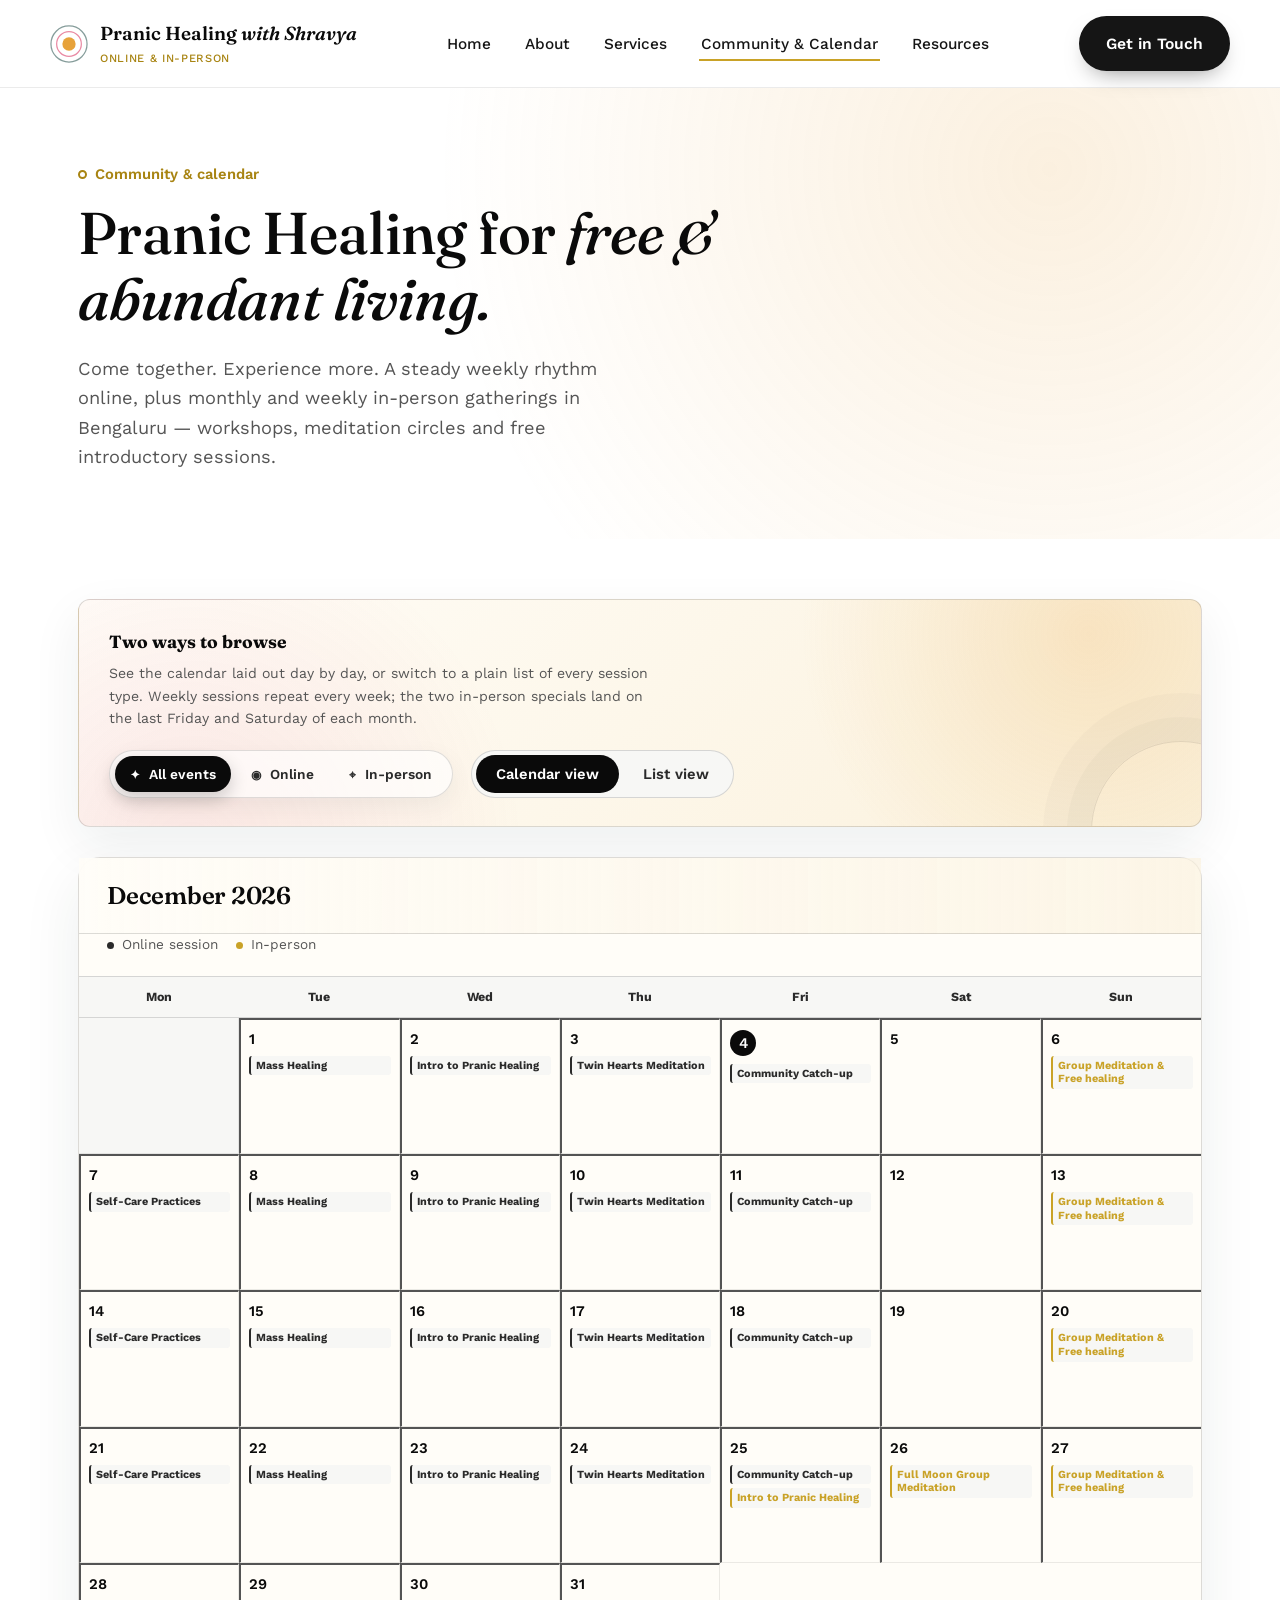
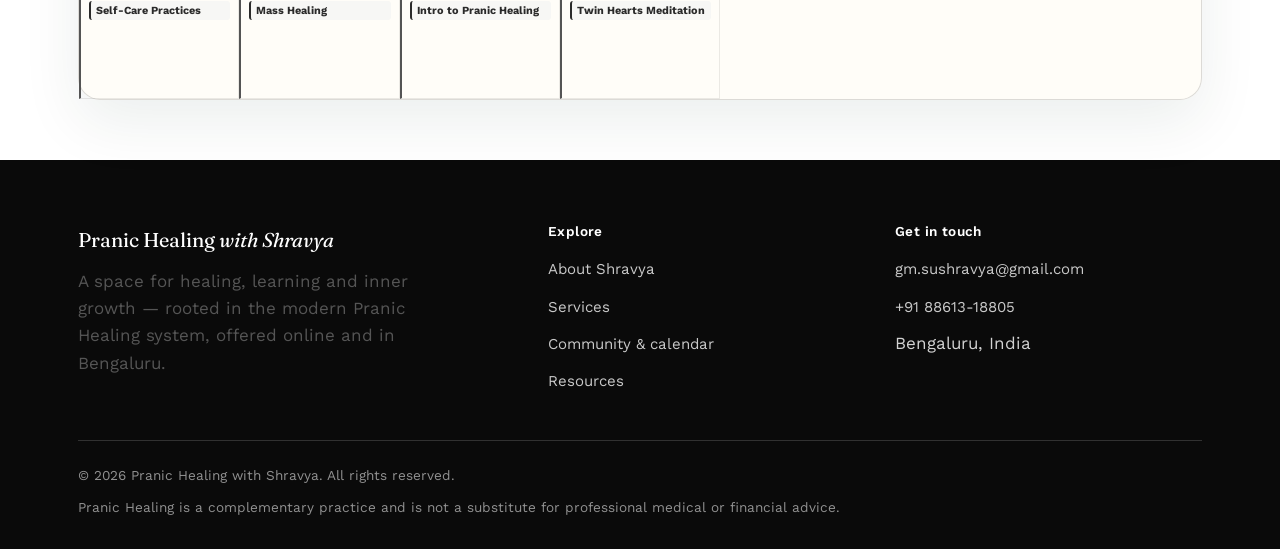
<file: events.html>
<!doctype html>
<html lang="en">
<head>
<meta charset="UTF-8">
<meta name="viewport" content="width=device-width, initial-scale=1.0">
<title>Community & Events — Pranic Healing with Shravya</title>
<meta name="description" content="Browse every Pranic Healing session — weekly online classes and in-person gatherings in Bengaluru — with full details for each.">
<meta name="theme-color" content="#0F3D39">
<link rel="preconnect" href="https://fonts.googleapis.com">
<link rel="stylesheet" href="css/style.css">
</head>
<body>
  <a class="skip-link" href="#main">Skip to content</a>
  <header class="site-header">
    <div class="container nav">
      <a class="brand" href="index.html">
        <svg class="mark" viewBox="0 0 40 40" fill="none" xmlns="http://www.w3.org/2000/svg" aria-hidden="true">
      <circle cx="20" cy="20" r="19" stroke="#0F3D39" stroke-width="1.3" opacity="0.5"/>
      <circle cx="20" cy="20" r="13" stroke="#E0577C" stroke-width="1.3" opacity="0.7"/>
      <circle cx="20" cy="20" r="7" fill="#E7A23A"/>
    </svg>
        <span>Pranic Healing <span class="italic">with Shravya</span><span class="brand-sub">ONLINE &amp; IN-PERSON</span></span>
      </a>
      <ul class="nav-links" id="nav-links">
        <li><a class="" href="index.html">Home</a></li>
        <li><a class="" href="about.html">About</a></li>
        <li><a class="" href="services.html">Services</a></li>
        <li><a class="active" href="events.html">Community &amp; Calendar</a></li>
        <li><a class="" href="blog.html">Resources</a></li>
      </ul>
      <div class="nav-cta">
        <a class="btn btn-primary" href="contact.html">Get in Touch</a>
        <button class="nav-toggle" aria-label="Toggle menu" aria-expanded="false">
          <span></span>
        </button>
      </div>
    </div>
  </header>
<main id="main">

  <section class="hero" style="padding-bottom:50px;">
    <div class="container">
      <div class="eyebrow"><span class="ring"></span>Community &amp; calendar</div>
      <h1 style="max-width:20ch;">Pranic Healing for <span class="italic">free &amp; abundant living.</span></h1>
      <p class="lede">Come together. Experience more. A steady weekly rhythm online, plus monthly and weekly in-person gatherings in Bengaluru — workshops, meditation circles and free introductory sessions.</p>
    </div>
  </section>

  <section class="section-tight">
    <div class="container">
      <div class="month-note events-control-card">
        <div class="control-copy">
          <strong style="color:var(--teal-950); font-family:var(--font-display); font-size:1.1rem;">Two ways to browse</strong>
          <p class="small" style="margin:6px 0 0;">See the calendar laid out day by day, or switch to a plain list of every session type. Weekly sessions repeat every week; the two in-person specials land on the last Friday and Saturday of each month.</p>
        </div>
        <div class="events-controls">
          <div class="mode-switch" role="tablist" aria-label="Filter events by format">
            <button type="button" class="active" data-mode-target="all" role="tab" aria-selected="true"><span class="mode-icon">✦</span> All events</button>
            <button type="button" data-mode-target="online" role="tab" aria-selected="false"><span class="mode-icon">◉</span> Online</button>
            <button type="button" data-mode-target="offline" role="tab" aria-selected="false"><span class="mode-icon">⌖</span> In-person</button>
          </div>
          <div class="view-switch" role="tablist" aria-label="Switch event view">
          <button type="button" class="active" data-view-target="calendar" role="tab" aria-selected="true">Calendar view</button>
          <button type="button" data-view-target="list" role="tab" aria-selected="false">List view</button>
          </div>
        </div>
      </div>

      <div class="view-panel active" data-view="calendar">
        <div class="cal-shell" data-event-mode="all">
          <div class="cal-toolbar">
            <h3 id="cal-month-label">Loading…</h3>
          </div>
          <div class="cal-legend">
            <span><span class="cal-dot online"></span> Online session</span>
            <span><span class="cal-dot offline"></span> In-person</span>
          </div>
          <div class="cal-weekdays">
            <div>Mon</div><div>Tue</div><div>Wed</div><div>Thu</div><div>Fri</div><div>Sat</div><div>Sun</div>
          </div>
          <div class="cal-grid" id="cal-grid" data-base=""></div>
        </div>
      </div>

      <div class="view-panel" data-view="list">
        <div class="section-head">
          <div class="eyebrow"><span class="ring"></span>All sessions</div>
          <h2>Every type of event, explained</h2>
        </div>
        <div class="event-list">
      <a class="event-row" data-event-mode="online" data-event-slug="mass-pranic-healing" href="events/mass-pranic-healing.html">
        <div class="when">Every Tuesday</div>
        <div class="meta">
          <div class="chips"><span class="chip chip-online">Online</span><span class="chip chip-online">Weekly</span></div>
          <h3>Mass Pranic Healing</h3>
          <p style="margin:0;">Mass Pranic Healing brings a small group together online to receive healing at the same time. One or more prac&hellip;</p>
        </div>
        <div class="go">Details &rarr;</div>
      </a>
      <a class="event-row" data-event-mode="online" data-event-slug="introduction-to-pranic-healing" href="events/introduction-to-pranic-healing.html">
        <div class="when">Every Wednesday</div>
        <div class="meta">
          <div class="chips"><span class="chip chip-online">Online</span><span class="chip chip-online">Weekly</span></div>
          <h3>Introduction to Pranic Healing & Its Applications</h3>
          <p style="margin:0;">A beginner-friendly walkthrough of what Pranic Healing actually is: the aura (your energy field), the chakras &hellip;</p>
        </div>
        <div class="go">Details &rarr;</div>
      </a>
      <a class="event-row" data-event-mode="online" data-event-slug="twin-hearts-meditation" href="events/twin-hearts-meditation.html">
        <div class="when">Every Thursday</div>
        <div class="meta">
          <div class="chips"><span class="chip chip-online">Online</span><span class="chip chip-online">Weekly</span></div>
          <h3>Meditation on the Twin Hearts</h3>
          <p style="margin:0;">One of the best-known techniques in the Pranic Healing system, the Meditation on the Twin Hearts is a short gu&hellip;</p>
        </div>
        <div class="go">Details &rarr;</div>
      </a>
      <a class="event-row" data-event-mode="online" data-event-slug="community-catchup" href="events/community-catchup.html">
        <div class="when">Every Friday</div>
        <div class="meta">
          <div class="chips"><span class="chip chip-online">Online</span><span class="chip chip-online">Weekly</span></div>
          <h3>Community Catchup</h3>
          <p style="margin:0;">A relaxed, informal close to the week where the community gathers to share experiences, ask questions, and sim&hellip;</p>
        </div>
        <div class="go">Details &rarr;</div>
      </a>
      <a class="event-row" data-event-mode="offline" data-event-slug="group-meditation-free-healing" href="events/group-meditation-free-healing.html">
        <div class="when">Most Saturdays</div>
        <div class="meta">
          <div class="chips"><span class="chip chip-offline">In-person</span><span class="chip chip-online">Weekly</span></div>
          <h3>Group Meditation & Free Healing</h3>
          <p style="margin:0;">An in-person introduction to Pranic Healing, held in Bengaluru. This session pairs a short, practical teaching&hellip;</p>
        </div>
        <div class="go">Details &rarr;</div>
      </a>
      <a class="event-row" data-event-mode="online" data-event-slug="pranic-self-care-practices" href="events/pranic-self-care-practices.html">
        <div class="when">Every Monday</div>
        <div class="meta">
          <div class="chips"><span class="chip chip-online">Online</span><span class="chip chip-online">Weekly</span></div>
          <h3>Pranic Self-Care Practices</h3>
          <p style="margin:0;">This weekly session is about building your own toolkit — simple self-scanning, self-cleansing and self-energis&hellip;</p>
        </div>
        <div class="go">Details &rarr;</div>
      </a>
      <a class="event-row" data-event-mode="offline" data-event-slug="pranic-healing-intro" href="events/pranic-healing-intro.html">
        <div class="when">Sep 25</div>
        <div class="meta">
          <div class="chips"><span class="chip chip-offline">In-person</span><span class="chip chip-monthly">Monthly</span></div>
          <h3>Introduction Session — Pranic Healing </h3>
          <p style="margin:0;">A monthly in-person introduction to Pranic Healing - Millions Headled. Thousands of Healers. A Global Compassionate Movement. &hellip;</p>
        </div>
        <div class="go">Details &rarr;</div>
      </a>
      <a class="event-row" data-event-mode="offline" data-event-slug="full-moon-meditation" href="events/full-moon-meditation.html">
        <div class="when">On the full moon</div>
        <div class="meta">
          <div class="chips"><span class="chip chip-offline">In-person</span><span class="chip chip-monthly">Monthly</span></div>
          <h3>Guided Full Moon Group Meditation Circle</h3>
          <p style="margin:0;">Once a month, on the full moon, the community gathers in person for an extended group meditation. In the Prani&hellip;</p>
        </div>
        <div class="go">Details &rarr;</div>
      </a>
        </div>
      </div>
    </div>
  </section>

</main>
  <footer class="site-footer">
    <div class="container">
      <div class="footer-grid">
        <div>
          <div class="footer-brand">Pranic Healing <span class="italic">with Shravya</span></div>
          <p style="max-width:34ch;">A space for healing, learning and inner growth — rooted in the modern Pranic Healing system, offered online and in Bengaluru.</p>
        </div>
        <div>
          <h4>Explore</h4>
          <ul>
            <li><a href="about.html">About Shravya</a></li>
            <li><a href="services.html">Services</a></li>
            <li><a href="events.html">Community &amp; calendar</a></li>
            <li><a href="blog.html">Resources</a></li>
          </ul>
        </div>
        <div>
          <h4>Get in touch</h4>
          <ul>
            <li><a href="mailto:gm.sushravya@gmail.com">gm.sushravya@gmail.com</a></li>
            <li><a href="tel:+918861318805">+91 88613-18805</a></li>
            <li>Bengaluru, India</li>
          </ul>
        </div>
      </div>
      <div class="footer-bottom">
        <span>© 2026 Pranic Healing with Shravya. All rights reserved.</span>
        <span>Pranic Healing is a complementary practice and is not a substitute for professional medical or financial advice.</span>
      </div>
    </div>
  </footer>
  <script src="js/main.js"></script>
</body>
</html>
</file>
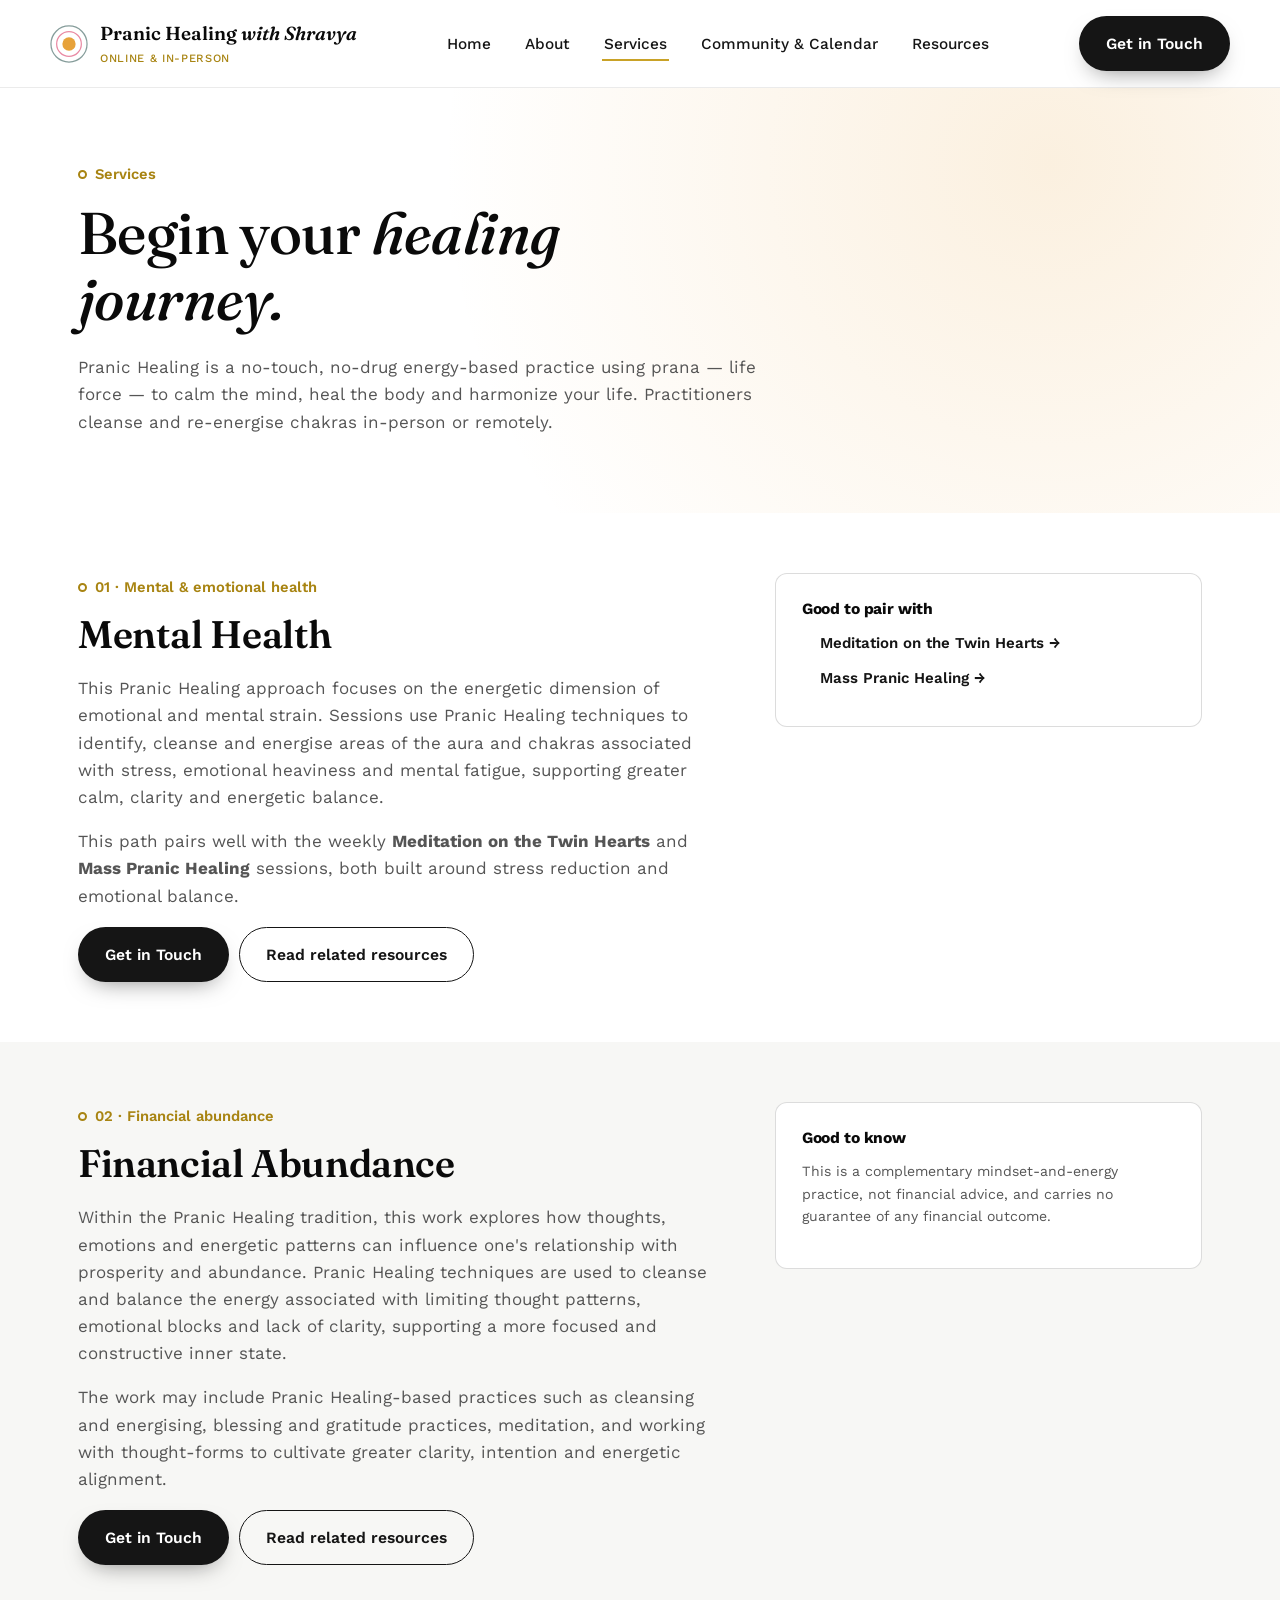
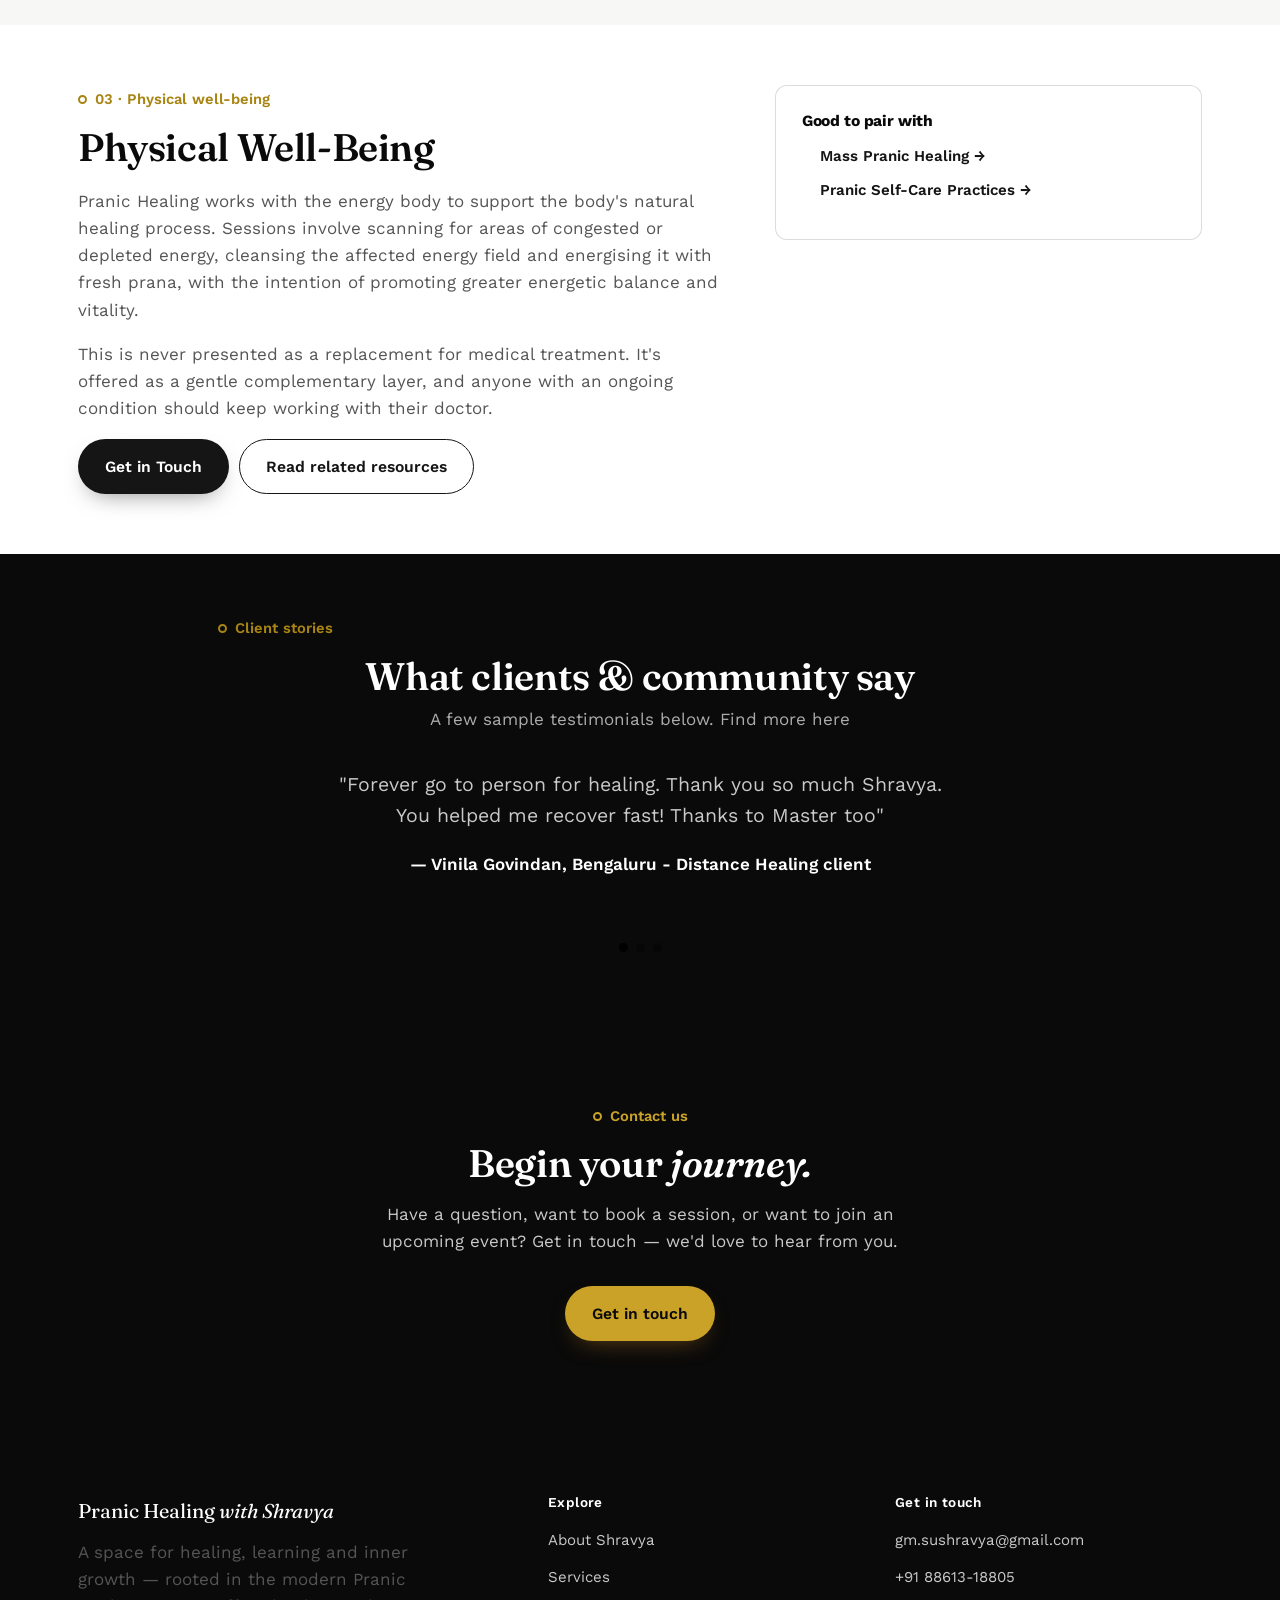
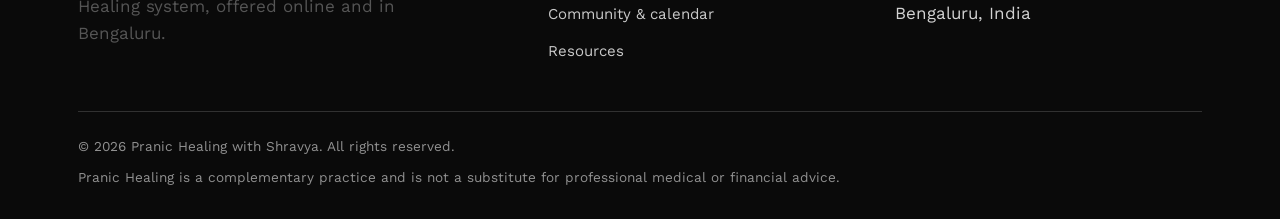
<file: services.html>
<!doctype html>
<html lang="en">
<head>
<meta charset="UTF-8">
<meta name="viewport" content="width=device-width, initial-scale=1.0">
<title>Services — Pranic Healing with Shravya</title>
<meta name="description" content="Explore Pranic Healing services focused on energetic cleansing and energising for greater well-being with Shravya.">
<meta name="theme-color" content="#0F3D39">
<link rel="preconnect" href="https://fonts.googleapis.com">
<link rel="stylesheet" href="css/style.css">
</head>
<body>
  <a class="skip-link" href="#main">Skip to content</a>
  <header class="site-header">
    <div class="container nav">
      <a class="brand" href="index.html">
        <svg class="mark" viewBox="0 0 40 40" fill="none" xmlns="http://www.w3.org/2000/svg" aria-hidden="true">
      <circle cx="20" cy="20" r="19" stroke="#0F3D39" stroke-width="1.3" opacity="0.5"/>
      <circle cx="20" cy="20" r="13" stroke="#E0577C" stroke-width="1.3" opacity="0.7"/>
      <circle cx="20" cy="20" r="7" fill="#E7A23A"/>
    </svg>
        <span>Pranic Healing <span class="italic">with Shravya</span><span class="brand-sub">ONLINE &amp; IN-PERSON</span></span>
      </a>
      <ul class="nav-links" id="nav-links">
        <li><a class="" href="index.html">Home</a></li>
        <li><a class="" href="about.html">About</a></li>
        <li><a class="active" href="services.html">Services</a></li>
        <li><a class="" href="events.html">Community &amp; Calendar</a></li>
        <li><a class="" href="blog.html">Resources</a></li>
      </ul>
      <div class="nav-cta">
        <a class="btn btn-primary" href="contact.html">Get in Touch</a>
        <button class="nav-toggle" aria-label="Toggle menu" aria-expanded="false">
          <span></span>
        </button>
      </div>
    </div>
  </header>
<main id="main">

  <section class="hero" style="padding-bottom:60px;">
    <div class="container">
      <div class="eyebrow"><span class="ring"></span>Services</div>
      <h1 style="max-width:16ch;">Begin your <span class="italic">healing journey.</span></h1>
      <p>Pranic Healing is a no-touch, no-drug energy-based practice using prana — life force — to calm the mind, heal the body and harmonize your life. Practitioners cleanse and re-energise chakras in-person or remotely.</p>
    </div>
  </section>

  <section class="section-tight" id="mental-health">
    <div class="container detail-grid">
      <div>
        <div class="eyebrow"><span class="ring"></span>01 · Mental &amp; emotional health</div>
        <h2>Mental Health</h2>
        <p>This Pranic Healing approach focuses on the energetic dimension of emotional and mental strain. Sessions use Pranic Healing techniques to identify, cleanse and energise areas of the aura and chakras associated with stress, emotional heaviness and mental fatigue, supporting greater calm, clarity and energetic balance.</p>
        <p>This path pairs well with the weekly <strong>Meditation on the Twin Hearts</strong> and <strong>Mass Pranic Healing</strong> sessions, both built around stress reduction and emotional balance.</p>
        <span class="service-buttons"><a class="btn btn-primary" href="contact.html">Get in Touch</a><a class="btn btn-outline" href="blog.html">Read related resources</a></span>
      </div>
      <aside class="side-card">
        <h4>Good to pair with</h4>
        <ul class="links">
          <li><a href="events/twin-hearts-meditation.html">Meditation on the Twin Hearts →</a></li>
          <li><a href="events/mass-pranic-healing.html">Mass Pranic Healing →</a></li>
        </ul>
      </aside>
    </div>
  </section>

  <section class="section-tight bg-ivory-deep" id="financial-abundance">
    <div class="container detail-grid">
      <div>
        <div class="eyebrow"><span class="ring"></span>02 · Financial abundance</div>
        <h2>Financial Abundance</h2>
        <p>Within the Pranic Healing tradition, this work explores how thoughts, emotions and energetic patterns can influence one's relationship with prosperity and abundance. Pranic Healing techniques are used to cleanse and balance the energy associated with limiting thought patterns, emotional blocks and lack of clarity, supporting a more focused and constructive inner state.</p>
        <p>The work may include Pranic Healing-based practices such as cleansing and energising, blessing and gratitude practices, meditation, and working with thought-forms to cultivate greater clarity, intention and energetic alignment.</p>
        <span class="service-buttons"><a class="btn btn-primary" href="contact.html">Get in Touch</a><a class="btn btn-outline" href="blog.html">Read related resources</a></span>
      </div>
      <aside class="side-card">
        <h4>Good to know</h4>
        <p class="small">This is a complementary mindset-and-energy practice, not financial advice, and carries no guarantee of any financial outcome.</p>
      </aside>
    </div>
  </section>

  <section class="section-tight" id="physical-wellbeing">
    <div class="container detail-grid">
      <div>
        <div class="eyebrow"><span class="ring"></span>03 · Physical well-being</div>
        <h2>Physical Well-Being</h2>
        <p>Pranic Healing works with the energy body to support the body's natural healing process. Sessions involve scanning for areas of congested or depleted energy, cleansing the affected energy field and energising it with fresh prana, with the intention of promoting greater energetic balance and vitality.</p>
        <p>This is never presented as a replacement for medical treatment. It's offered as a gentle complementary layer, and anyone with an ongoing condition should keep working with their doctor.</p>
        <span class="service-buttons"><a class="btn btn-primary" href="contact.html">Get in Touch</a><a class="btn btn-outline" href="blog.html">Read related resources</a></span>
      </div>
      <aside class="side-card">
        <h4>Good to pair with</h4>
        <ul class="links">
          <li><a href="events/mass-pranic-healing.html">Mass Pranic Healing →</a></li>
          <li><a href="events/pranic-self-care-practices.html">Pranic Self-Care Practices →</a></li>
        </ul>
      </aside>
    </div>
  </section>

  <section class="section-tight bg-teal">
    <div class="container" style="max-width:900px;">
      <div class="eyebrow" style="justify-content:center;"><span class="ring"></span>Client stories</div>
      <h2 style="text-align:center; max-width:28ch; margin:0 auto 8px;">What clients & community say</h2>
      <p style="text-align:center; max-width:52ch; margin:0 auto 36px; opacity:0.85;">A few sample testimonials below. Find more here</p>

      <div class="testimonial-slider" id="testimonialSlider">
        <div class="testimonial-track">
          <blockquote class="testimonial-slide is-active">
            <p>"Forever go to person for healing. Thank you so much Shravya. You helped me recover fast! Thanks to Master too"</p>
            <cite>— Vinila Govindan, Bengaluru - Distance Healing client</cite>
          </blockquote>
          <blockquote class="testimonial-slide">
            <p>"Shravya is an amazing healer. I reached out to her for healing my ankle, and I was truly amazed by the results. Within just one session, the pain in my ankle completely disappeared. I am incredibly grateful for her healing and the care she provides. I highly recommend Shravya to anyone looking for effective and compassionate healing."</p>
            <cite>— Swarali Patil, Bengaluru - Distance Healing client</cite>
          </blockquote>
          <blockquote class="testimonial-slide">
            <p>"Hello! I'm happy to share that my eye strain got resolved miraculously without few hours of healing from Shravya. I had stressful screen time at work, healing made it easier than I could think. Highly recommend shravya for health & wellness. Kudos to you"</p>
            <cite>— Abhilash Manjunath, Bengaluru - Distance Healing client</cite>
          </blockquote>
        </div>
        <div class="testimonial-dots" id="testimonialDots"></div>
      </div>

      <style>
        .testimonial-slider{ max-width:640px; margin:0 auto; text-align:center; }
        .testimonial-track{ position:relative; min-height:150px; }
        .testimonial-slide{ position:absolute; inset:0; margin:0; opacity:0; transform:translateY(8px); transition:opacity .6s ease, transform .6s ease; pointer-events:none; }
        .testimonial-slide.is-active{ opacity:1; transform:translateY(0); pointer-events:auto; position:relative; }
        .testimonial-slide p{ font-size:1.15em; line-height:1.6; }
        .testimonial-slide cite{ display:block; margin-top:16px; font-weight:600; font-style:normal; }
        .testimonial-dots{ display:flex; justify-content:center; gap:8px; margin-top:24px; }
        .testimonial-dots button{ width:9px; height:9px; border-radius:50%; border:none; background:currentColor; opacity:.3; cursor:pointer; padding:0; }
        .testimonial-dots button.is-active{ opacity:1; }
      </style>

      <script>
        (function(){
          var slides = document.querySelectorAll('#testimonialSlider .testimonial-slide');
          var dotsWrap = document.getElementById('testimonialDots');
          var current = 0;
          var timer;

          slides.forEach(function(_, i){
            var dot = document.createElement('button');
            dot.setAttribute('aria-label', 'Show testimonial ' + (i + 1));
            if (i === 0) dot.classList.add('is-active');
            dot.addEventListener('click', function(){ goTo(i); resetTimer(); });
            dotsWrap.appendChild(dot);
          });
          var dots = dotsWrap.querySelectorAll('button');

          function goTo(index){
            slides[current].classList.remove('is-active');
            dots[current].classList.remove('is-active');
            current = index;
            slides[current].classList.add('is-active');
            dots[current].classList.add('is-active');
          }

          function next(){ goTo((current + 1) % slides.length); }

          function resetTimer(){
            clearInterval(timer);
            timer = setInterval(next, 5000);
          }

          resetTimer();
        })();
      </script>
    </div>
  </section>

  <section class="bg-teal">
    <div class="container" style="text-align:center;">
      <div class="eyebrow" style="justify-content:center; color:var(--marigold);"><span class="ring" style="border-color:var(--marigold);"></span>Contact us</div>
      <h2 style="max-width:22ch; margin:0 auto 16px;">Begin your <span class="italic">journey.</span></h2>
      <p style="margin:0 auto 30px; max-width:52ch;">Have a question, want to book a session, or want to join an upcoming event? Get in touch — we'd love to hear from you.</p>
      <a class="btn btn-marigold" href="contact.html">Get in touch</a>
    </div>
  </section>

</main>
  <footer class="site-footer">
    <div class="container">
      <div class="footer-grid">
        <div>
          <div class="footer-brand">Pranic Healing <span class="italic">with Shravya</span></div>
          <p style="max-width:34ch;">A space for healing, learning and inner growth — rooted in the modern Pranic Healing system, offered online and in Bengaluru.</p>
        </div>
        <div>
          <h4>Explore</h4>
          <ul>
            <li><a href="about.html">About Shravya</a></li>
            <li><a href="services.html">Services</a></li>
            <li><a href="events.html">Community &amp; calendar</a></li>
            <li><a href="blog.html">Resources</a></li>
          </ul>
        </div>
        <div>
          <h4>Get in touch</h4>
          <ul>
            <li><a href="mailto:gm.sushravya@gmail.com">gm.sushravya@gmail.com</a></li>
            <li><a href="tel:+918861318805">+91 88613-18805</a></li>
            <li>Bengaluru, India</li>
          </ul>
        </div>
      </div>
      <div class="footer-bottom">
        <span>© 2026 Pranic Healing with Shravya. All rights reserved.</span>
        <span>Pranic Healing is a complementary practice and is not a substitute for professional medical or financial advice.</span>
      </div>
    </div>
  </footer>
  <script src="js/main.js"></script>
</body>
</html>
</file>
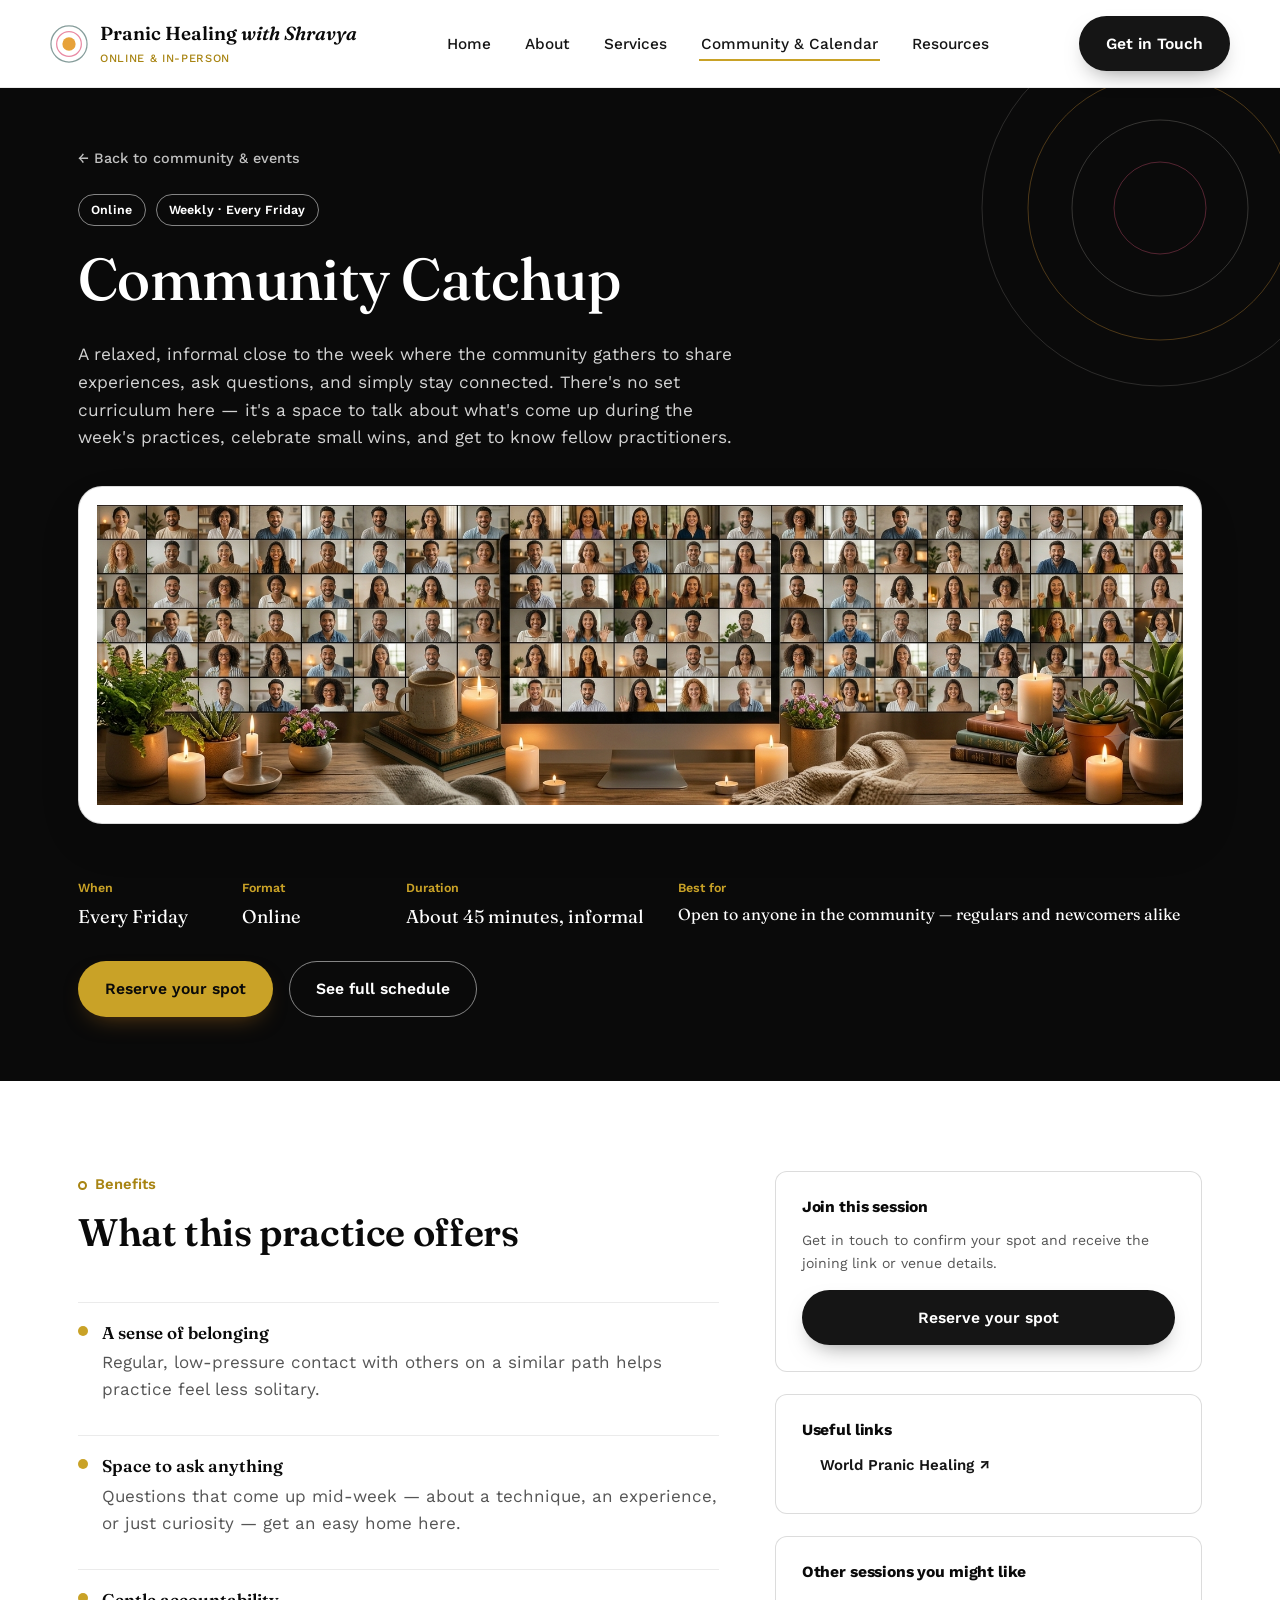
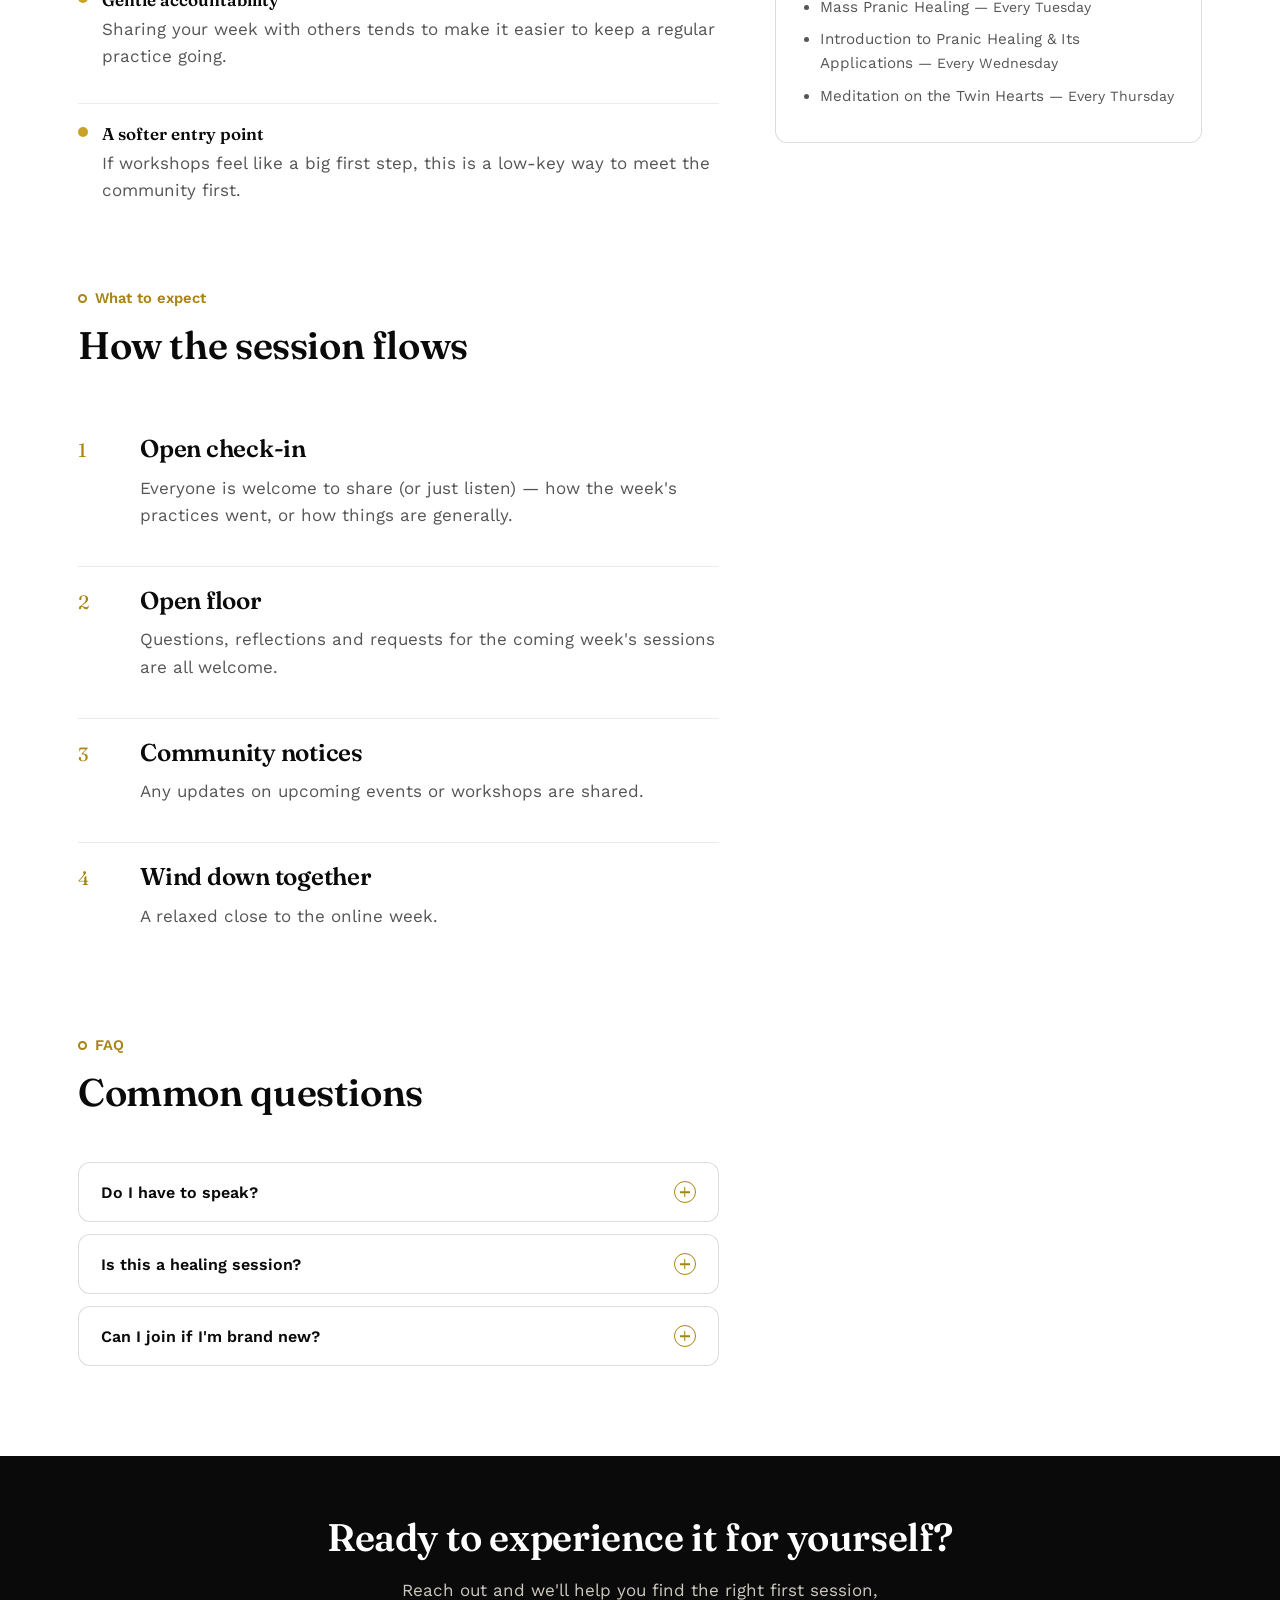
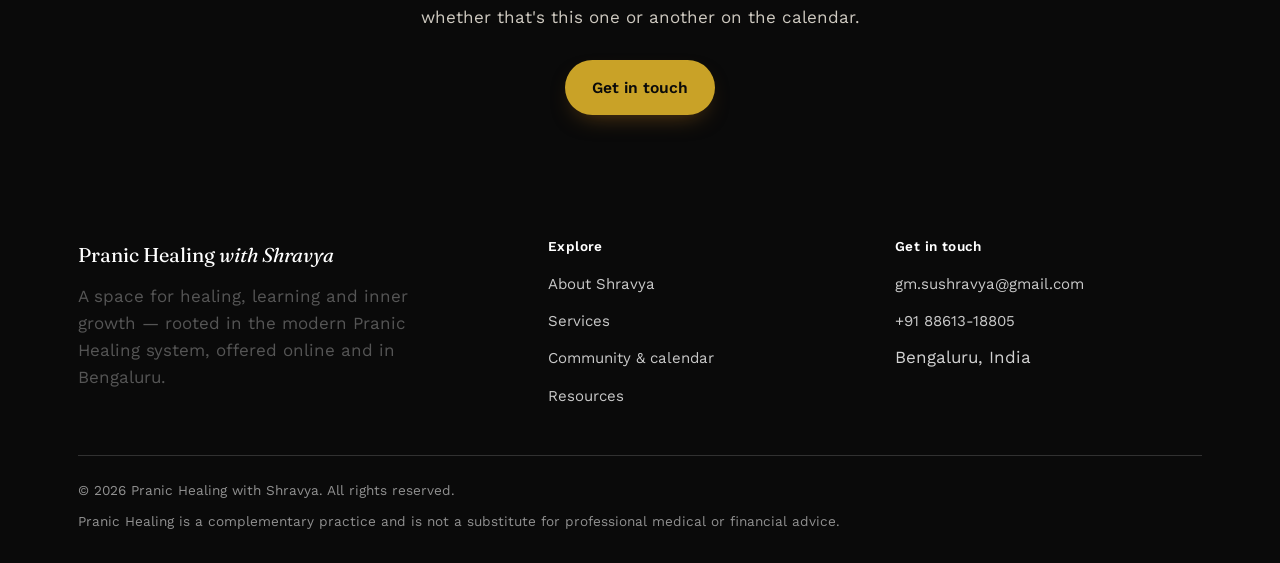
<file: events/community-catchup.html>
<!doctype html>
<html lang="en">
<head>
<meta charset="UTF-8">
<meta name="viewport" content="width=device-width, initial-scale=1.0">
<title>Community Catchup — Pranic Healing with Shravya</title>
<meta name="description" content="A relaxed, informal close to the week where the community gathers to share experiences, ask questions, and simply stay connected. There's no set curriculum">
<meta name="theme-color" content="#0F3D39">
<link rel="preconnect" href="https://fonts.googleapis.com">
<link rel="stylesheet" href="../css/style.css">
</head>
<body>
  <a class="skip-link" href="#main">Skip to content</a>
  <header class="site-header">
    <div class="container nav">
      <a class="brand" href="../index.html">
        <svg class="mark" viewBox="0 0 40 40" fill="none" xmlns="http://www.w3.org/2000/svg" aria-hidden="true">
      <circle cx="20" cy="20" r="19" stroke="#0F3D39" stroke-width="1.3" opacity="0.5"/>
      <circle cx="20" cy="20" r="13" stroke="#E0577C" stroke-width="1.3" opacity="0.7"/>
      <circle cx="20" cy="20" r="7" fill="#E7A23A"/>
    </svg>
        <span>Pranic Healing <span class="italic">with Shravya</span><span class="brand-sub">ONLINE &amp; IN-PERSON</span></span>
      </a>
      <ul class="nav-links" id="nav-links">
        <li><a class="" href="../index.html">Home</a></li>
        <li><a class="" href="../about.html">About</a></li>
        <li><a class="" href="../services.html">Services</a></li>
        <li><a class="active" href="../events.html">Community &amp; Calendar</a></li>
        <li><a class="" href="../blog.html">Resources</a></li>
      </ul>
      <div class="nav-cta">
        <a class="btn btn-primary" href="../contact.html">Get in Touch</a>
        <button class="nav-toggle" aria-label="Toggle menu" aria-expanded="false">
          <span></span>
        </button>
      </div>
    </div>
  </header>
<main id="main">

  <section class="event-hero">
    <div class="corner-deco" style="position:absolute;right:-60px;top:-60px;"><svg width="360" height="360" viewBox="0 0 360 360" fill="none" xmlns="http://www.w3.org/2000/svg" aria-hidden="true">
      <circle cx="180" cy="180" r="178" stroke="#FFF9EE" stroke-opacity="0.14" stroke-width="1"/>
      <circle cx="180" cy="180" r="132" stroke="#E7A23A" stroke-opacity="0.3" stroke-width="1"/>
      <circle cx="180" cy="180" r="88" stroke="#FFF9EE" stroke-opacity="0.18" stroke-width="1"/>
      <circle cx="180" cy="180" r="46" stroke="#E0577C" stroke-opacity="0.35" stroke-width="1"/>
    </svg></div>
    <div class="container">
      <a class="back-link" href="../events.html">&larr; Back to community &amp; events</a>
      <div class="chips">
        <span class="chip chip-online">Online</span>
        <span class="chip chip-online">Weekly · Every Friday</span>
      </div>
      <h1>Community Catchup</h1>
      <p class="lede">A relaxed, informal close to the week where the community gathers to share experiences, ask questions, and simply stay connected. There's no set curriculum here — it's a space to talk about what's come up during the week's practices, celebrate small wins, and get to know fellow practitioners.</p>
      <div class="event-image-upload" data-event-image-upload>
      <img src="community-catchup.png" width="1100" height="300" alt="A descriptive summary of the image">
      </div>
      <div class="event-facts">
        <div><div class="label">When</div><div class="value">Every Friday</div></div>
        <div><div class="label">Format</div><div class="value">Online</div></div>
        <div><div class="label">Duration</div><div class="value">About 45 minutes, informal</div></div>
        <div><div class="label">Best for</div><div class="value" style="font-size:1rem;">Open to anyone in the community — regulars and newcomers alike</div></div>
      </div>
      <div class="hero-actions">
        <a class="btn btn-marigold" href="../contact.html">Reserve your spot</a>
        <a class="btn btn-ghost-light" href="../events.html">See full schedule</a>
      </div>
    </div>
  </section>

  <section>
    <div class="container detail-grid">
      <div>
        <div class="section-head">
          <div class="eyebrow"><span class="ring"></span>Benefits</div>
          <h2>What this practice offers</h2>
        </div>
        <ul class="benefit-list">
        <li><span class="dot"></span><p><strong>A sense of belonging</strong>Regular, low-pressure contact with others on a similar path helps practice feel less solitary.</p></li>
        <li><span class="dot"></span><p><strong>Space to ask anything</strong>Questions that come up mid-week — about a technique, an experience, or just curiosity — get an easy home here.</p></li>
        <li><span class="dot"></span><p><strong>Gentle accountability</strong>Sharing your week with others tends to make it easier to keep a regular practice going.</p></li>
        <li><span class="dot"></span><p><strong>A softer entry point</strong>If workshops feel like a big first step, this is a low-key way to meet the community first.</p></li>
        </ul>
        

        <div class="section-head" style="margin-top:64px;">
          <div class="eyebrow"><span class="ring"></span>What to expect</div>
          <h2>How the session flows</h2>
        </div>
        <div class="steps">
        <div class="step"><div class="num"></div><div><h3>Open check-in</h3><p>Everyone is welcome to share (or just listen) — how the week's practices went, or how things are generally.</p></div></div>
        <div class="step"><div class="num"></div><div><h3>Open floor</h3><p>Questions, reflections and requests for the coming week's sessions are all welcome.</p></div></div>
        <div class="step"><div class="num"></div><div><h3>Community notices</h3><p>Any updates on upcoming events or workshops are shared.</p></div></div>
        <div class="step"><div class="num"></div><div><h3>Wind down together</h3><p>A relaxed close to the online week.</p></div></div>
        </div>

        <div class="section-head" style="margin-top:64px;">
          <div class="eyebrow"><span class="ring"></span>FAQ</div>
          <h2>Common questions</h2>
        </div>
        <div class="faq">
        <div class="faq-item">
          <button class="faq-q" aria-expanded="false"><span>Do I have to speak?</span><span class="plus"></span></button>
          <div class="faq-a"><p>Not at all — plenty of people join just to listen, and that's completely fine.</p></div>
        </div>
        <div class="faq-item">
          <button class="faq-q" aria-expanded="false"><span>Is this a healing session?</span><span class="plus"></span></button>
          <div class="faq-a"><p>No, it's purely a community and conversation space. For an actual healing session, join Mass Pranic Healing or Group Meditation & Free Healing.</p></div>
        </div>
        <div class="faq-item">
          <button class="faq-q" aria-expanded="false"><span>Can I join if I'm brand new?</span><span class="plus"></span></button>
          <div class="faq-a"><p>Yes — it's often a lovely, low-pressure way to meet the community for the first time.</p></div>
        </div>
        </div>
      </div>

      <aside class="sticky-side">
        <div class="side-card">
          <h4>Join this session</h4>
          <p class="small" style="margin-bottom:16px;">Get in touch to confirm your spot and receive the joining link or venue details.</p>
          <a class="btn btn-primary" style="width:100%; justify-content:center;" href="../contact.html">Reserve your spot</a>
        </div>
        <div class="side-card">
          <h4>Useful links</h4>
          <ul class="links">
<li><a href="https://www.worldpranichealing.com/" target="_blank" rel="noopener">World Pranic Healing ↗</a></li>
          </ul>
        </div>
        <div class="side-card">
          <h4>Other sessions you might like</h4>
          <ul>
<li><a href="mass-pranic-healing.html">Mass Pranic Healing <span class="small" style="color:var(--ink-soft);">— Every Tuesday</span></a></li>
<li><a href="introduction-to-pranic-healing.html">Introduction to Pranic Healing & Its Applications <span class="small" style="color:var(--ink-soft);">— Every Wednesday</span></a></li>
<li><a href="twin-hearts-meditation.html">Meditation on the Twin Hearts <span class="small" style="color:var(--ink-soft);">— Every Thursday</span></a></li>
          </ul>
        </div>
      </aside>
    </div>
  </section>

  <section class="bg-teal section-tight">
    <div class="container" style="text-align:center;">
      <h2 style="max-width:26ch; margin:0 auto 18px;">Ready to experience it for yourself?</h2>
      <p style="max-width:50ch; margin:0 auto 28px; color:rgba(255,249,238,0.8);">Reach out and we'll help you find the right first session, whether that's this one or another on the calendar.</p>
      <a class="btn btn-marigold" href="../contact.html">Get in touch</a>
    </div>
  </section>

</main>
  <footer class="site-footer">
    <div class="container">
      <div class="footer-grid">
        <div>
          <div class="footer-brand">Pranic Healing <span class="italic">with Shravya</span></div>
          <p style="max-width:34ch;">A space for healing, learning and inner growth — rooted in the modern Pranic Healing system, offered online and in Bengaluru.</p>
        </div>
        <div>
          <h4>Explore</h4>
          <ul>
            <li><a href="../about.html">About Shravya</a></li>
            <li><a href="../services.html">Services</a></li>
            <li><a href="../events.html">Community &amp; calendar</a></li>
            <li><a href="../blog.html">Resources</a></li>
          </ul>
        </div>
        <div>
          <h4>Get in touch</h4>
          <ul>
            <li><a href="mailto:gm.sushravya@gmail.com">gm.sushravya@gmail.com</a></li>
            <li><a href="tel:+918861318805">+91 88613-18805</a></li>
            <li>Bengaluru, India</li>
          </ul>
        </div>
      </div>
      <div class="footer-bottom">
        <span>© 2026 Pranic Healing with Shravya. All rights reserved.</span>
        <span>Pranic Healing is a complementary practice and is not a substitute for professional medical or financial advice.</span>
      </div>
    </div>
  </footer>
  <script src="../js/main.js"></script>
</body>
</html>
</file>
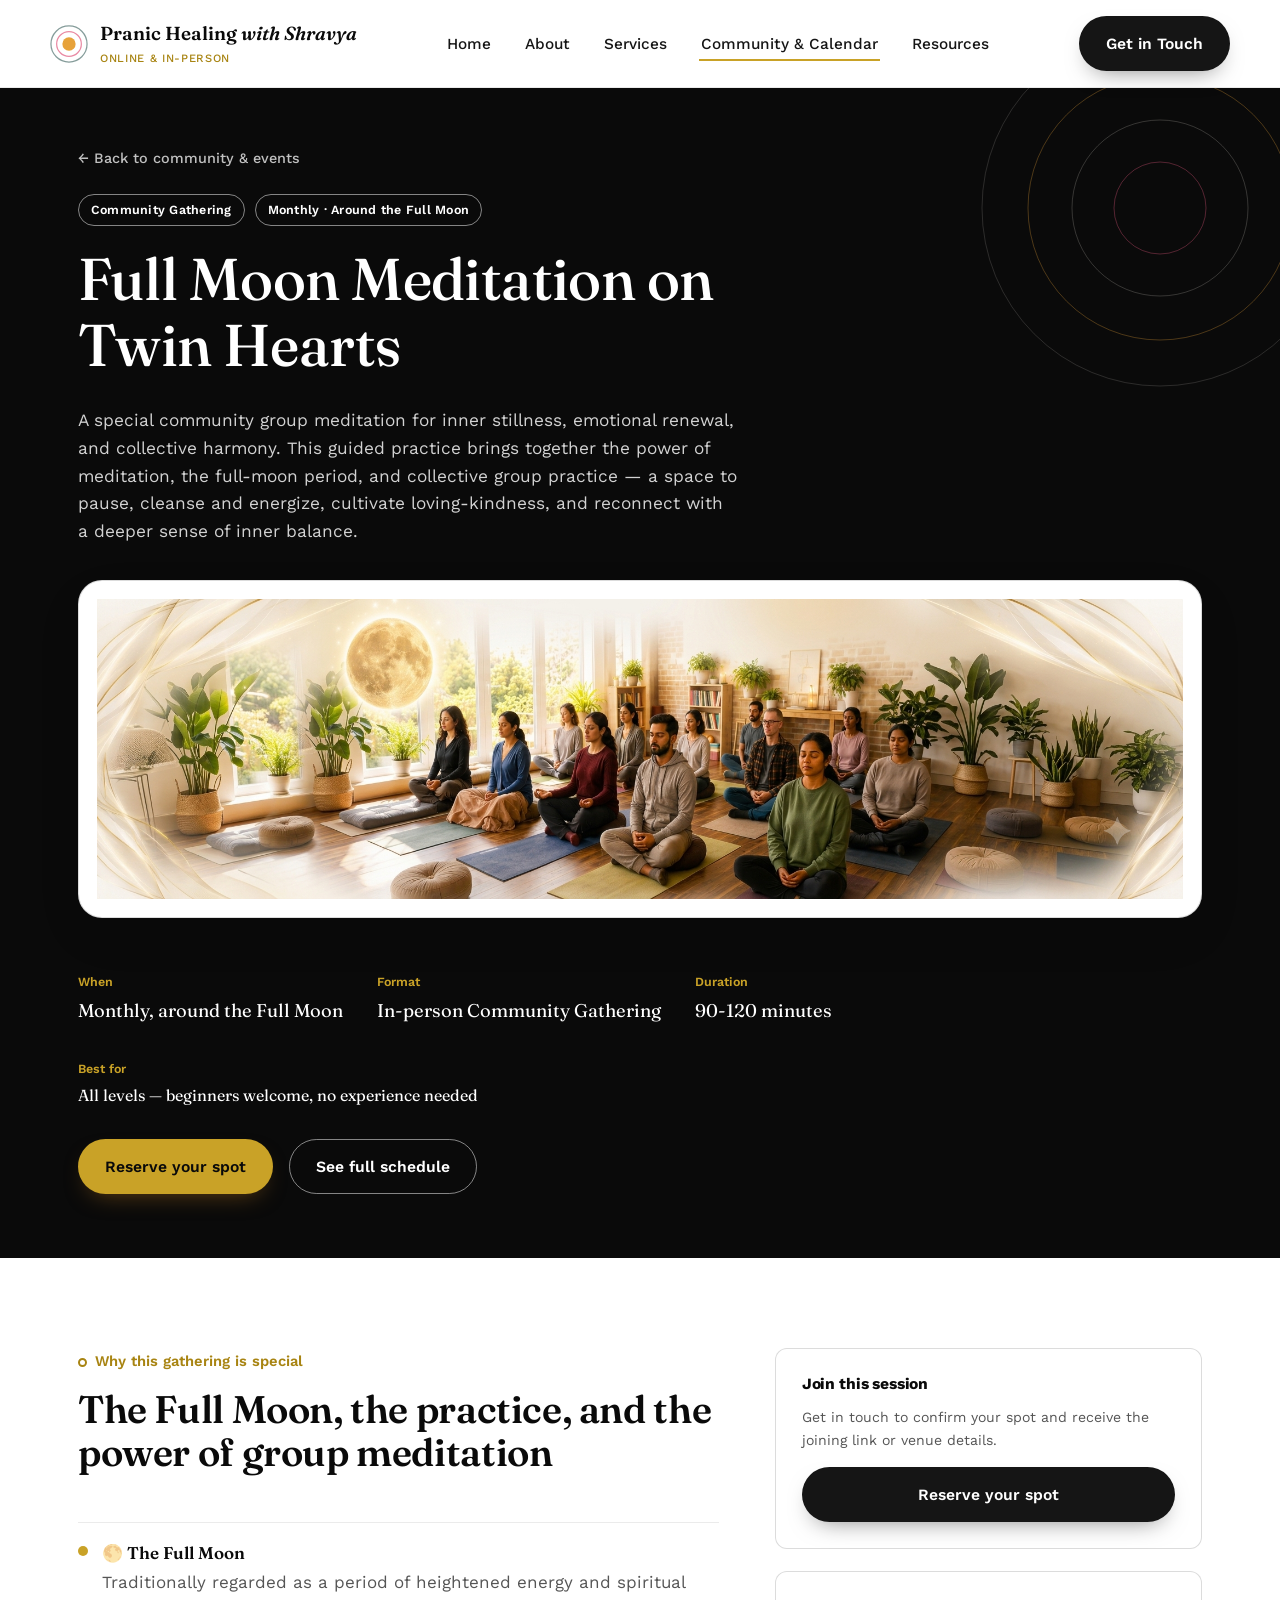
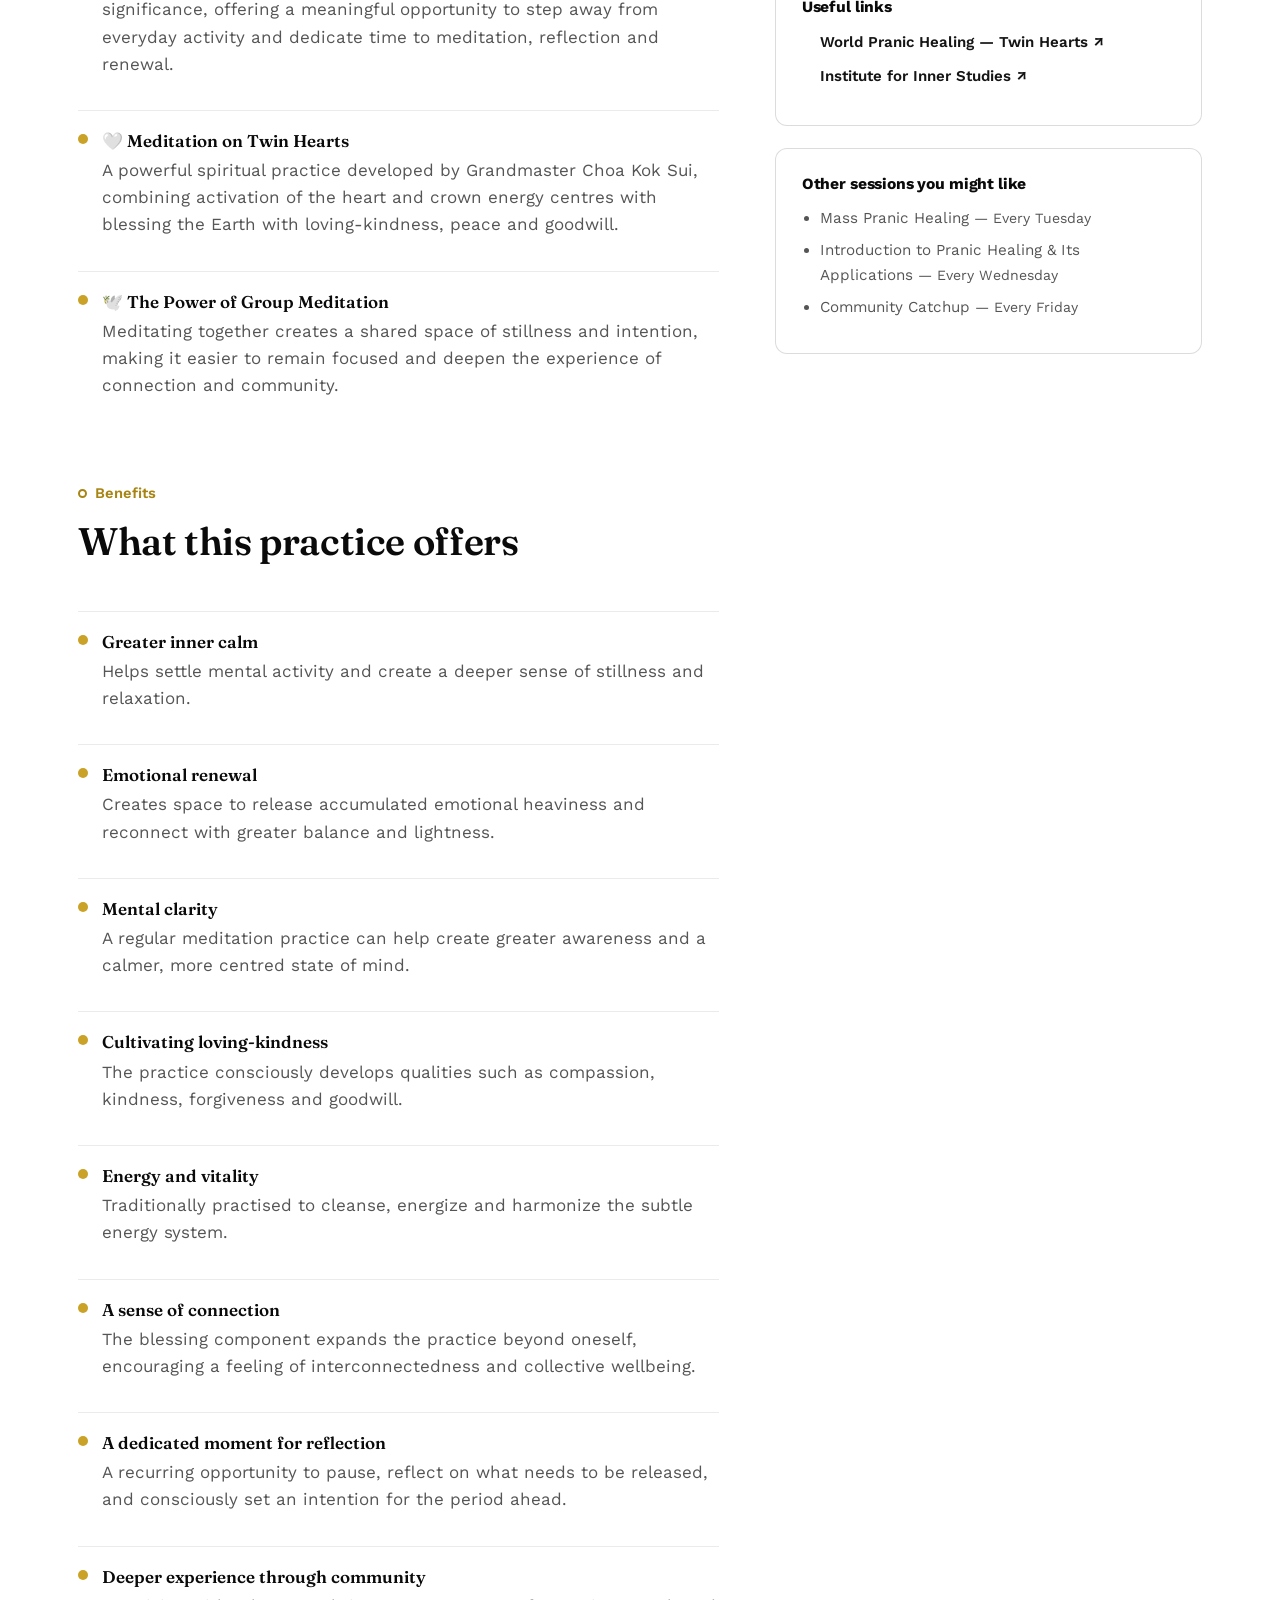
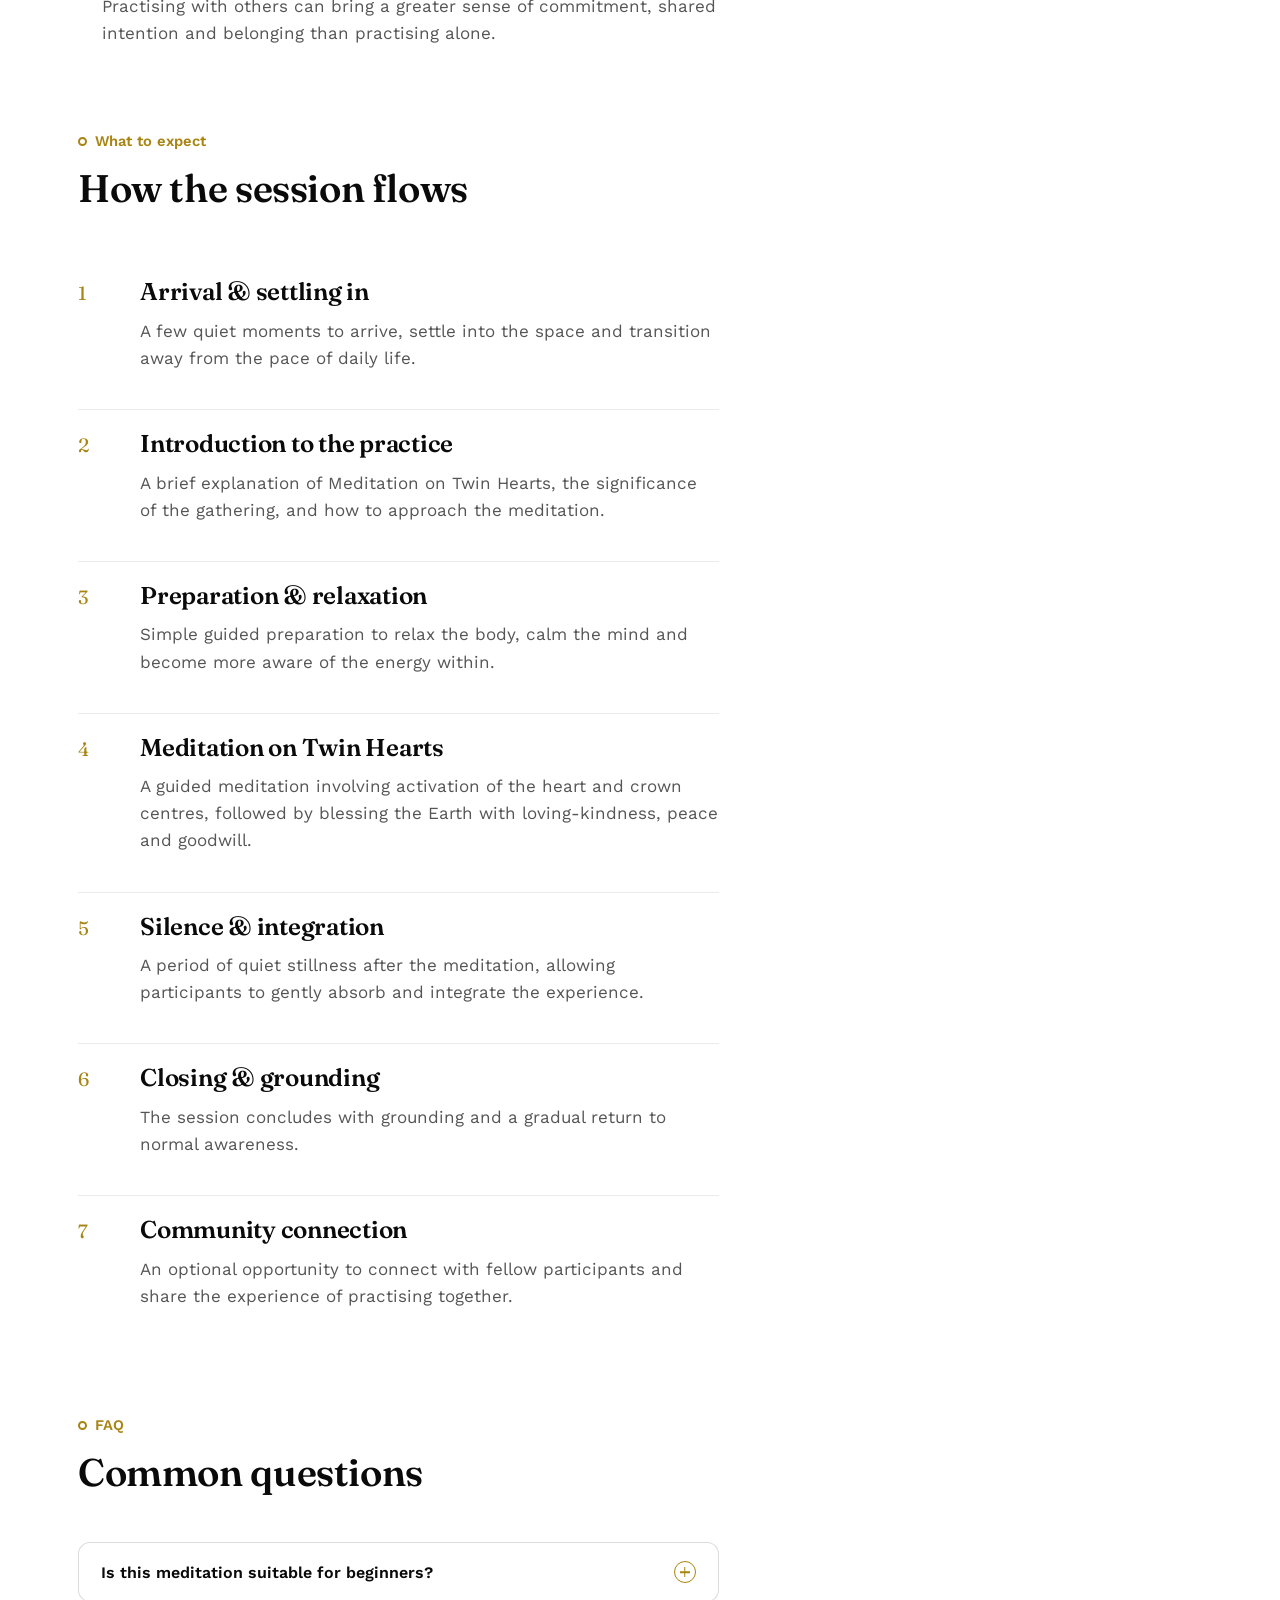
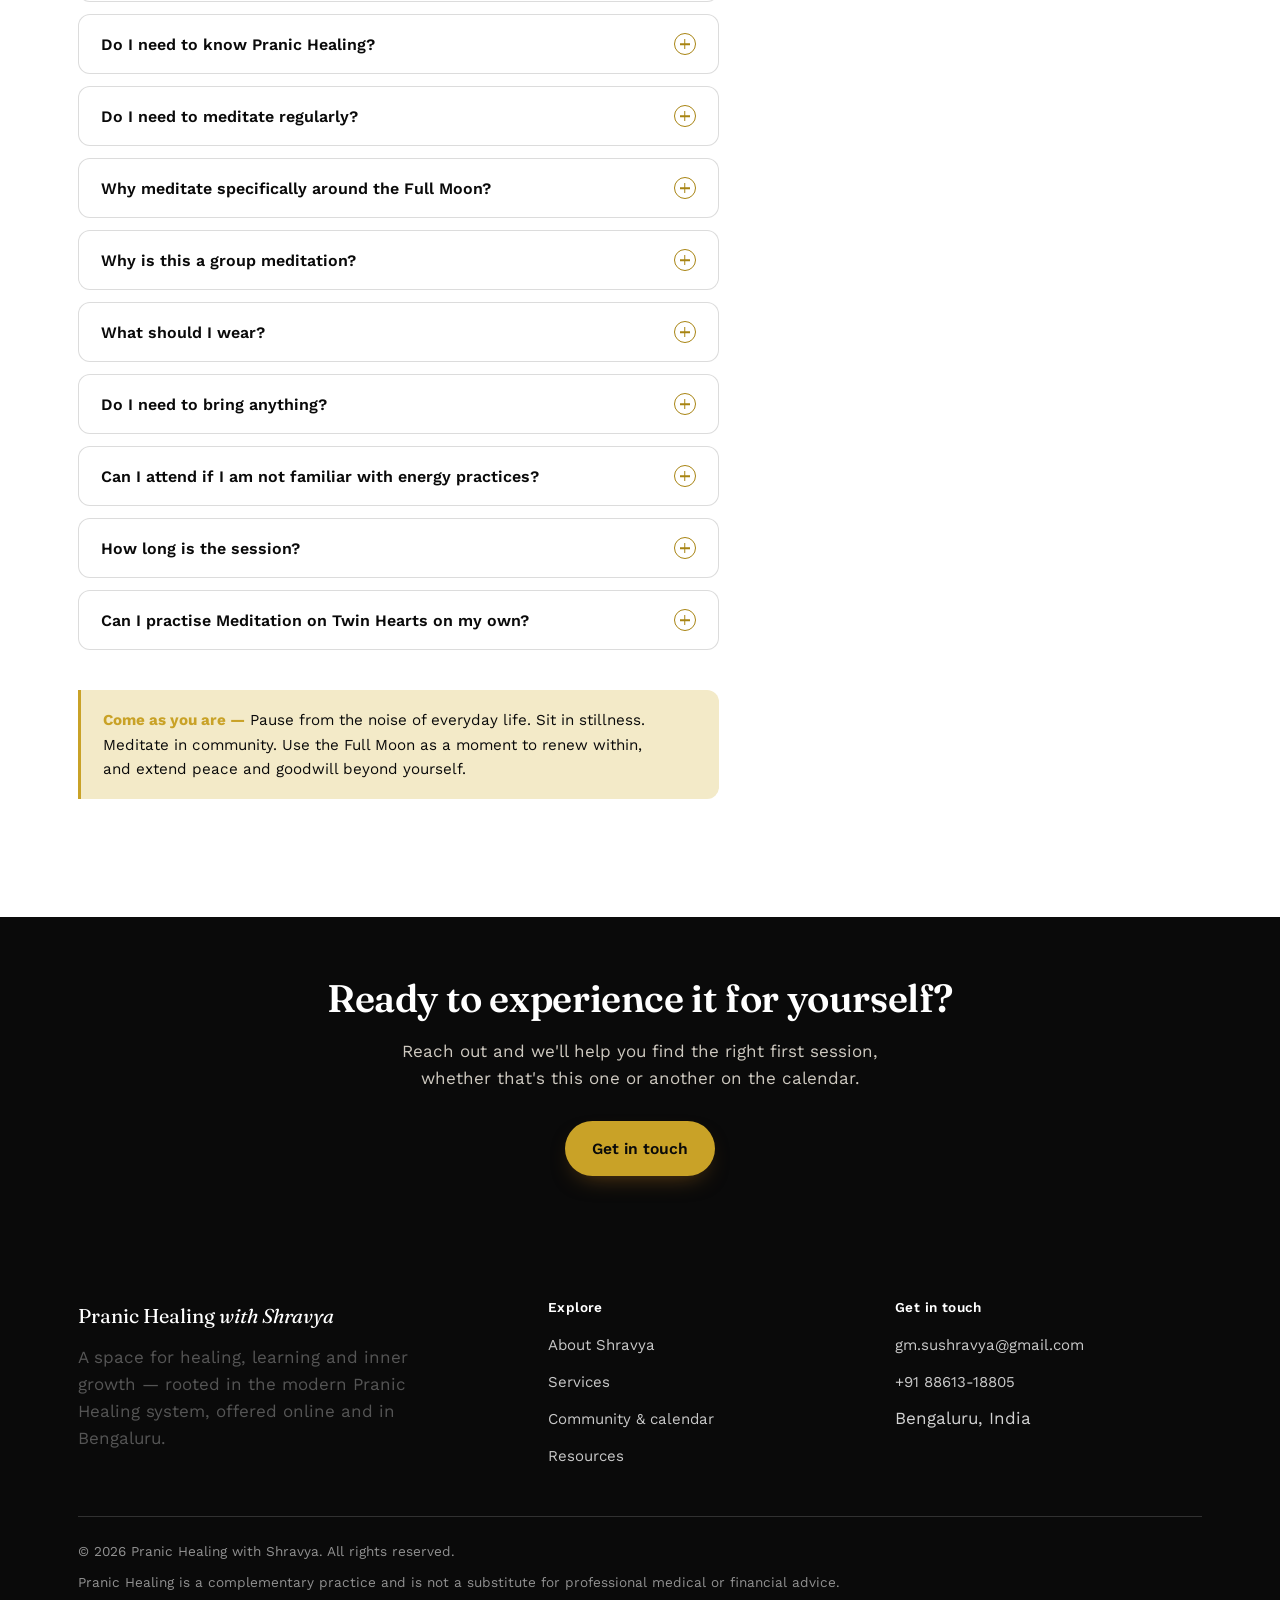
<file: events/full-moon-meditation.html>
<!doctype html>
<html lang="en">
<head>
<meta charset="UTF-8">
<meta name="viewport" content="width=device-width, initial-scale=1.0">
<title>Full Moon Meditation on Twin Hearts — Pranic Healing with Shravya</title>
<meta name="description" content="A special community group meditation for inner stillness, emotional renewal, and collective harmony — held on the Full Moon.">
<meta name="theme-color" content="#0F3D39">
<link rel="preconnect" href="https://fonts.googleapis.com">
<link rel="stylesheet" href="../css/style.css">
</head>
<body>
  <a class="skip-link" href="#main">Skip to content</a>
  <header class="site-header">
    <div class="container nav">
      <a class="brand" href="../index.html">
        <svg class="mark" viewBox="0 0 40 40" fill="none" xmlns="http://www.w3.org/2000/svg" aria-hidden="true">
      <circle cx="20" cy="20" r="19" stroke="#0F3D39" stroke-width="1.3" opacity="0.5"/>
      <circle cx="20" cy="20" r="13" stroke="#E0577C" stroke-width="1.3" opacity="0.7"/>
      <circle cx="20" cy="20" r="7" fill="#E7A23A"/>
    </svg>
        <span>Pranic Healing <span class="italic">with Shravya</span><span class="brand-sub">ONLINE &amp; IN-PERSON</span></span>
      </a>
      <ul class="nav-links" id="nav-links">
        <li><a class="" href="../index.html">Home</a></li>
        <li><a class="" href="../about.html">About</a></li>
        <li><a class="" href="../services.html">Services</a></li>
        <li><a class="active" href="../events.html">Community &amp; Calendar</a></li>
        <li><a class="" href="../blog.html">Resources</a></li>
      </ul>
      <div class="nav-cta">
        <a class="btn btn-primary" href="../contact.html">Get in Touch</a>
        <button class="nav-toggle" aria-label="Toggle menu" aria-expanded="false">
          <span></span>
        </button>
      </div>
    </div>
  </header>
<main id="main">

<section class="event-hero">
    <div class="corner-deco" style="position:absolute;right:-60px;top:-60px;"><svg width="360" height="360" viewBox="0 0 360 360" fill="none" xmlns="http://www.w3.org/2000/svg" aria-hidden="true">
      <circle cx="180" cy="180" r="178" stroke="#FFF9EE" stroke-opacity="0.14" stroke-width="1"/>
      <circle cx="180" cy="180" r="132" stroke="#E7A23A" stroke-opacity="0.3" stroke-width="1"/>
      <circle cx="180" cy="180" r="88" stroke="#FFF9EE" stroke-opacity="0.18" stroke-width="1"/>
      <circle cx="180" cy="180" r="46" stroke="#E0577C" stroke-opacity="0.35" stroke-width="1"/>
    </svg></div>
    <div class="container">
   
       
      <a class="back-link" href="../events.html">&larr; Back to community &amp; events</a>
      <div class="chips">
        <span class="chip chip-online">Community Gathering</span>
        <span class="chip chip-online">Monthly · Around the Full Moon</span>
      </div>
      <h1>Full Moon Meditation on Twin Hearts</h1>
      <p class="lede">A special community group meditation for inner stillness, emotional renewal, and collective harmony. This guided practice brings together the power of meditation, the full-moon period, and collective group practice — a space to pause, cleanse and energize, cultivate loving-kindness, and reconnect with a deeper sense of inner balance.</p>
      
      <div class="event-image-upload" data-event-image-upload>
        
      
          
         <img src="fullmoon-offline.png" width="1100" height="300" alt="A descriptive summary of the image">

                     
          
        
      </div>
    


      <div class="event-facts">
        <div><div class="label">When</div><div class="value">Monthly, around the Full Moon</div></div>
        <div><div class="label">Format</div><div class="value">In-person Community Gathering</div></div>
        <div><div class="label">Duration</div><div class="value">90-120 minutes</div></div>
        <div><div class="label">Best for</div><div class="value" style="font-size:1rem;">All levels — beginners welcome, no experience needed</div></div>
      </div>
      <div class="hero-actions">
        <a class="btn btn-marigold" href="../contact.html">Reserve your spot</a>
        <a class="btn btn-ghost-light" href="../events.html">See full schedule</a>
      </div>
    </div>
  </section>

  <section>
    <div class="container detail-grid">
      <div>
        <div class="section-head">
          <div class="eyebrow"><span class="ring"></span>Why this gathering is special</div>
          <h2>The Full Moon, the practice, and the power of group meditation</h2>
        </div>
        <ul class="benefit-list">
        <li><span class="dot"></span><p><strong>🌕 The Full Moon</strong>Traditionally regarded as a period of heightened energy and spiritual significance, offering a meaningful opportunity to step away from everyday activity and dedicate time to meditation, reflection and renewal.</p></li>
        <li><span class="dot"></span><p><strong>🤍 Meditation on Twin Hearts</strong>A powerful spiritual practice developed by Grandmaster Choa Kok Sui, combining activation of the heart and crown energy centres with blessing the Earth with loving-kindness, peace and goodwill.</p></li>
        <li><span class="dot"></span><p><strong>🕊️ The Power of Group Meditation</strong>Meditating together creates a shared space of stillness and intention, making it easier to remain focused and deepen the experience of connection and community.</p></li>
        </ul>

        <div class="section-head" style="margin-top:64px;">
          <div class="eyebrow"><span class="ring"></span>Benefits</div>
          <h2>What this practice offers</h2>
        </div>
        <ul class="benefit-list">
        <li><span class="dot"></span><p><strong>Greater inner calm</strong>Helps settle mental activity and create a deeper sense of stillness and relaxation.</p></li>
        <li><span class="dot"></span><p><strong>Emotional renewal</strong>Creates space to release accumulated emotional heaviness and reconnect with greater balance and lightness.</p></li>
        <li><span class="dot"></span><p><strong>Mental clarity</strong>A regular meditation practice can help create greater awareness and a calmer, more centred state of mind.</p></li>
        <li><span class="dot"></span><p><strong>Cultivating loving-kindness</strong>The practice consciously develops qualities such as compassion, kindness, forgiveness and goodwill.</p></li>
        <li><span class="dot"></span><p><strong>Energy and vitality</strong>Traditionally practised to cleanse, energize and harmonize the subtle energy system.</p></li>
        <li><span class="dot"></span><p><strong>A sense of connection</strong>The blessing component expands the practice beyond oneself, encouraging a feeling of interconnectedness and collective wellbeing.</p></li>
        <li><span class="dot"></span><p><strong>A dedicated moment for reflection</strong>A recurring opportunity to pause, reflect on what needs to be released, and consciously set an intention for the period ahead.</p></li>
        <li><span class="dot"></span><p><strong>Deeper experience through community</strong>Practising with others can bring a greater sense of commitment, shared intention and belonging than practising alone.</p></li>
        </ul>

        <div class="section-head" style="margin-top:64px;">
          <div class="eyebrow"><span class="ring"></span>What to expect</div>
          <h2>How the session flows</h2>
        </div>
        <div class="steps">
        <div class="step"><div class="num"></div><div><h3>Arrival &amp; settling in</h3><p>A few quiet moments to arrive, settle into the space and transition away from the pace of daily life.</p></div></div>
        <div class="step"><div class="num"></div><div><h3>Introduction to the practice</h3><p>A brief explanation of Meditation on Twin Hearts, the significance of the gathering, and how to approach the meditation.</p></div></div>
        <div class="step"><div class="num"></div><div><h3>Preparation &amp; relaxation</h3><p>Simple guided preparation to relax the body, calm the mind and become more aware of the energy within.</p></div></div>
        <div class="step"><div class="num"></div><div><h3>Meditation on Twin Hearts</h3><p>A guided meditation involving activation of the heart and crown centres, followed by blessing the Earth with loving-kindness, peace and goodwill.</p></div></div>
        <div class="step"><div class="num"></div><div><h3>Silence &amp; integration</h3><p>A period of quiet stillness after the meditation, allowing participants to gently absorb and integrate the experience.</p></div></div>
        <div class="step"><div class="num"></div><div><h3>Closing &amp; grounding</h3><p>The session concludes with grounding and a gradual return to normal awareness.</p></div></div>
        <div class="step"><div class="num"></div><div><h3>Community connection</h3><p>An optional opportunity to connect with fellow participants and share the experience of practising together.</p></div></div>
        </div>

        <div class="section-head" style="margin-top:64px;">
          <div class="eyebrow"><span class="ring"></span>FAQ</div>
          <h2>Common questions</h2>
        </div>
        <div class="faq">
        <div class="faq-item">
          <button class="faq-q" aria-expanded="false"><span>Is this meditation suitable for beginners?</span><span class="plus"></span></button>
          <div class="faq-a"><p>Yes. The meditation is guided step-by-step, so you do not need previous experience with Meditation on Twin Hearts.</p></div>
        </div>
        <div class="faq-item">
          <button class="faq-q" aria-expanded="false"><span>Do I need to know Pranic Healing?</span><span class="plus"></span></button>
          <div class="faq-a"><p>No. The session is open to anyone interested in experiencing the meditation. No prior knowledge of Pranic Healing is required.</p></div>
        </div>
        <div class="faq-item">
          <button class="faq-q" aria-expanded="false"><span>Do I need to meditate regularly?</span><span class="plus"></span></button>
          <div class="faq-a"><p>Not at all. You can attend whether you are completely new to meditation or already have an established practice.</p></div>
        </div>
        <div class="faq-item">
          <button class="faq-q" aria-expanded="false"><span>Why meditate specifically around the Full Moon?</span><span class="plus"></span></button>
          <div class="faq-a"><p>The full moon is traditionally considered a spiritually significant period and is often used as an opportunity for meditation, reflection and inner work. The gathering gives participants a dedicated time to practise together during this period.</p></div>
        </div>
        <div class="faq-item">
          <button class="faq-q" aria-expanded="false"><span>Why is this a group meditation?</span><span class="plus"></span></button>
          <div class="faq-a"><p>The practice is traditionally done individually as well as in groups. A group gathering creates a shared environment of meditation and collective intention, while also making the practice more accessible and engaging.</p></div>
        </div>
        <div class="faq-item">
          <button class="faq-q" aria-expanded="false"><span>What should I wear?</span><span class="plus"></span></button>
          <div class="faq-a"><p>Wear comfortable clothing that allows you to sit comfortably for the duration of the meditation.</p></div>
        </div>
        <div class="faq-item">
          <button class="faq-q" aria-expanded="false"><span>Do I need to bring anything?</span><span class="plus"></span></button>
          <div class="faq-a"><p>Generally, just come comfortably prepared for meditation. If the session has any specific requirements, they'll be shared with participants beforehand.</p></div>
        </div>
        <div class="faq-item">
          <button class="faq-q" aria-expanded="false"><span>Can I attend if I am not familiar with energy practices?</span><span class="plus"></span></button>
          <div class="faq-a"><p>Yes. The session is guided and can be approached simply as a meditation experience. You do not need to understand energy concepts beforehand.</p></div>
        </div>
        <div class="faq-item">
          <button class="faq-q" aria-expanded="false"><span>How long is the session?</span><span class="plus"></span></button>
          <div class="faq-a"><p>The exact duration varies by event format, but a typical community session includes arrival, introduction, guided meditation, silence/integration and closing.</p></div>
        </div>
        <div class="faq-item">
          <button class="faq-q" aria-expanded="false"><span>Can I practise Meditation on Twin Hearts on my own?</span><span class="plus"></span></button>
          <div class="faq-a"><p>Yes. It can be practised individually, while community sessions offer the additional experience of meditating with others in a shared space of intention and stillness.</p></div>
        </div>
        </div>

        <div class="callout" style="margin-top:40px;">
          <p><strong>Come as you are —</strong> Pause from the noise of everyday life. Sit in stillness. Meditate in community. Use the Full Moon as a moment to renew within, and extend peace and goodwill beyond yourself.</p>
        </div>
      </div>

      <aside class="sticky-side">
        <div class="side-card">
          <h4>Join this session</h4>
          <p class="small" style="margin-bottom:16px;">Get in touch to confirm your spot and receive the joining link or venue details.</p>
          <a class="btn btn-primary" style="width:100%; justify-content:center;" href="../contact.html">Reserve your spot</a>
        </div>
        <div class="side-card">
          <h4>Useful links</h4>
          <ul class="links">
<li><a href="https://www.worldpranichealing.com/en/twin-hearts-meditation-benefits" target="_blank" rel="noopener">World Pranic Healing — Twin Hearts ↗</a></li>
<li><a href="https://pranichealing.com/content/meditation-twin-hearts" target="_blank" rel="noopener">Institute for Inner Studies ↗</a></li>
          </ul>
        </div>
        <div class="side-card">
          <h4>Other sessions you might like</h4>
          <ul>
<li><a href="mass-pranic-healing.html">Mass Pranic Healing <span class="small" style="color:var(--ink-soft);">— Every Tuesday</span></a></li>
<li><a href="introduction-to-pranic-healing.html">Introduction to Pranic Healing & Its Applications <span class="small" style="color:var(--ink-soft);">— Every Wednesday</span></a></li>
<li><a href="community-catchup.html">Community Catchup <span class="small" style="color:var(--ink-soft);">— Every Friday</span></a></li>
          </ul>
        </div>
      </aside>
    </div>
  </section>

  <section class="bg-teal section-tight">
    <div class="container" style="text-align:center;">
      <h2 style="max-width:26ch; margin:0 auto 18px;">Ready to experience it for yourself?</h2>
      <p style="max-width:50ch; margin:0 auto 28px; color:rgba(255,249,238,0.8);">Reach out and we'll help you find the right first session, whether that's this one or another on the calendar.</p>
      <a class="btn btn-marigold" href="../contact.html">Get in touch</a>
    </div>
  </section>

</main>
  <footer class="site-footer">
    <div class="container">
      <div class="footer-grid">
        <div>
          <div class="footer-brand">Pranic Healing <span class="italic">with Shravya</span></div>
          <p style="max-width:34ch;">A space for healing, learning and inner growth — rooted in the modern Pranic Healing system, offered online and in Bengaluru.</p>
        </div>
        <div>
          <h4>Explore</h4>
          <ul>
            <li><a href="../about.html">About Shravya</a></li>
            <li><a href="../services.html">Services</a></li>
            <li><a href="../events.html">Community &amp; calendar</a></li>
            <li><a href="../blog.html">Resources</a></li>
          </ul>
        </div>
        <div>
          <h4>Get in touch</h4>
          <ul>
            <li><a href="mailto:gm.sushravya@gmail.com">gm.sushravya@gmail.com</a></li>
            <li><a href="tel:+918861318805">+91 88613-18805</a></li>
            <li>Bengaluru, India</li>
          </ul>
        </div>
      </div>
      <div class="footer-bottom">
        <span>© 2026 Pranic Healing with Shravya. All rights reserved.</span>
        <span>Pranic Healing is a complementary practice and is not a substitute for professional medical or financial advice.</span>
      </div>
    </div>
  </footer>
  <script src="../js/main.js"></script>
</body>
</html>
</file>
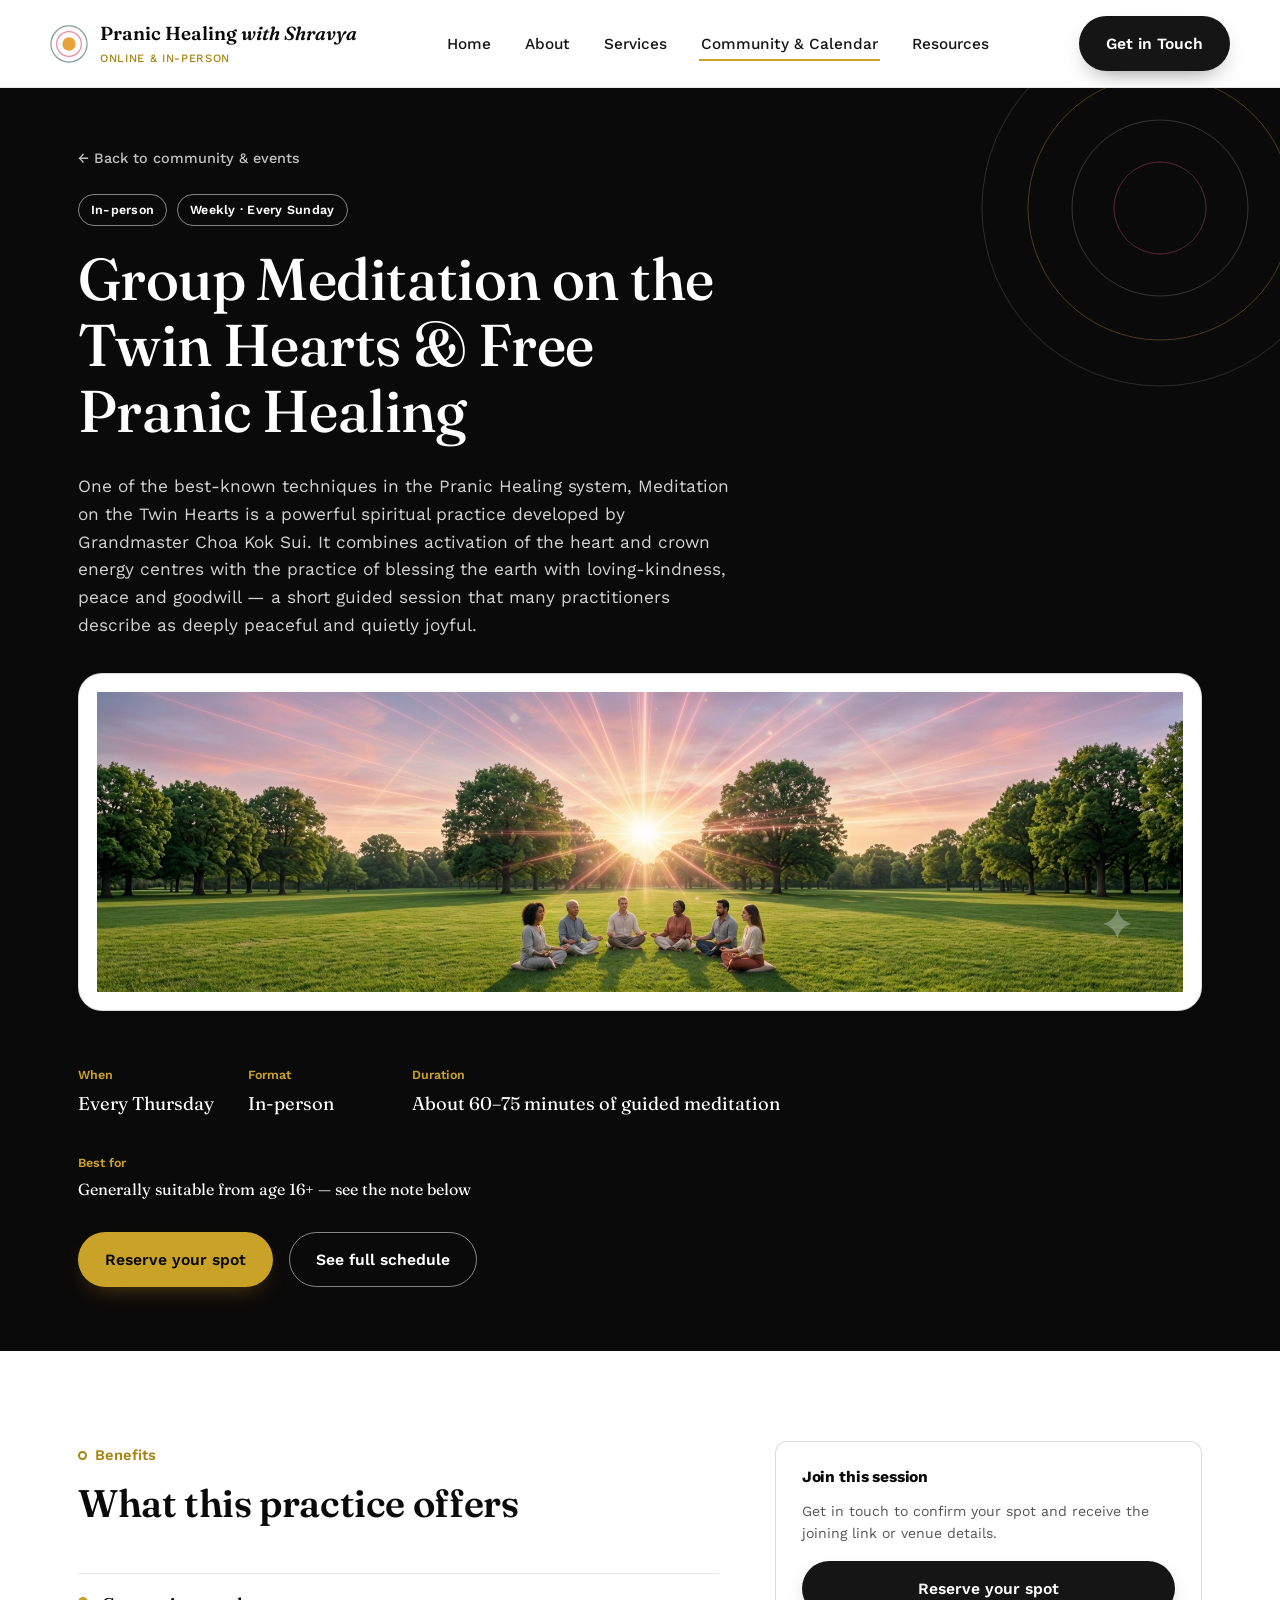
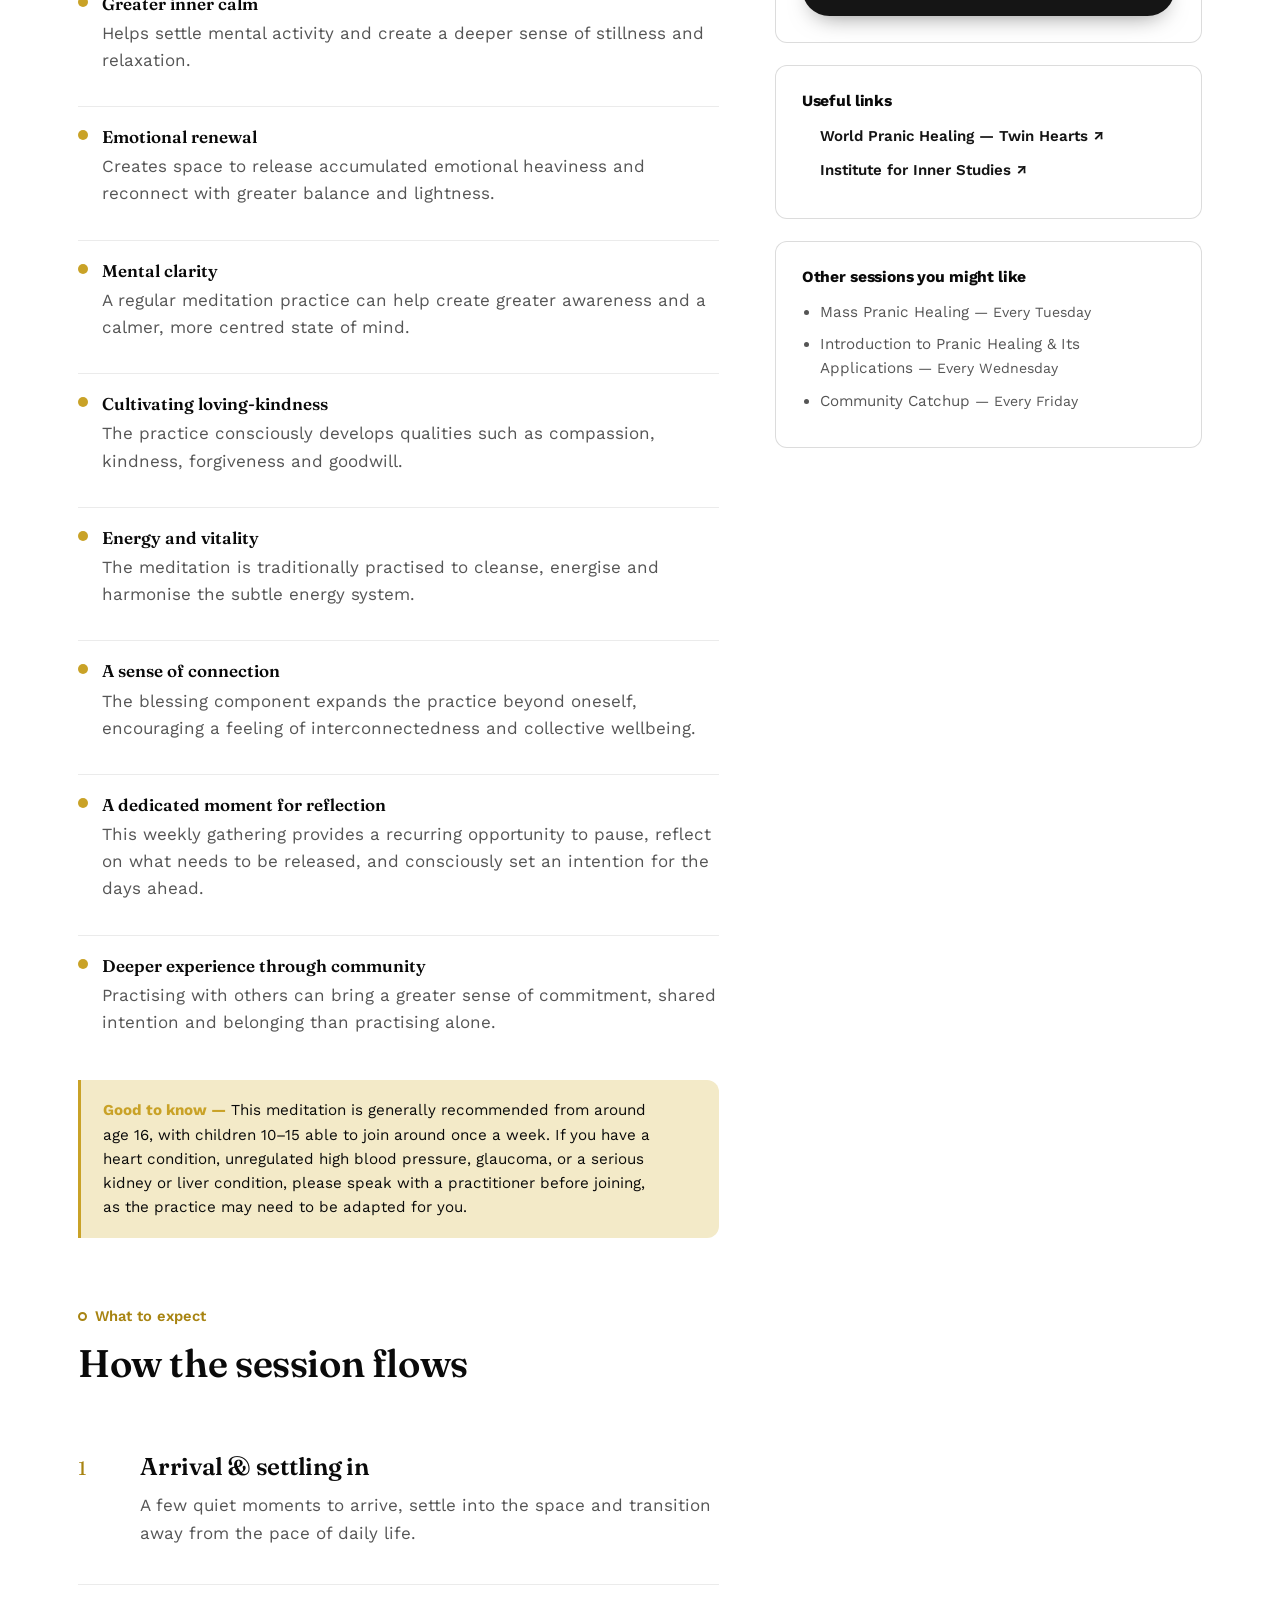
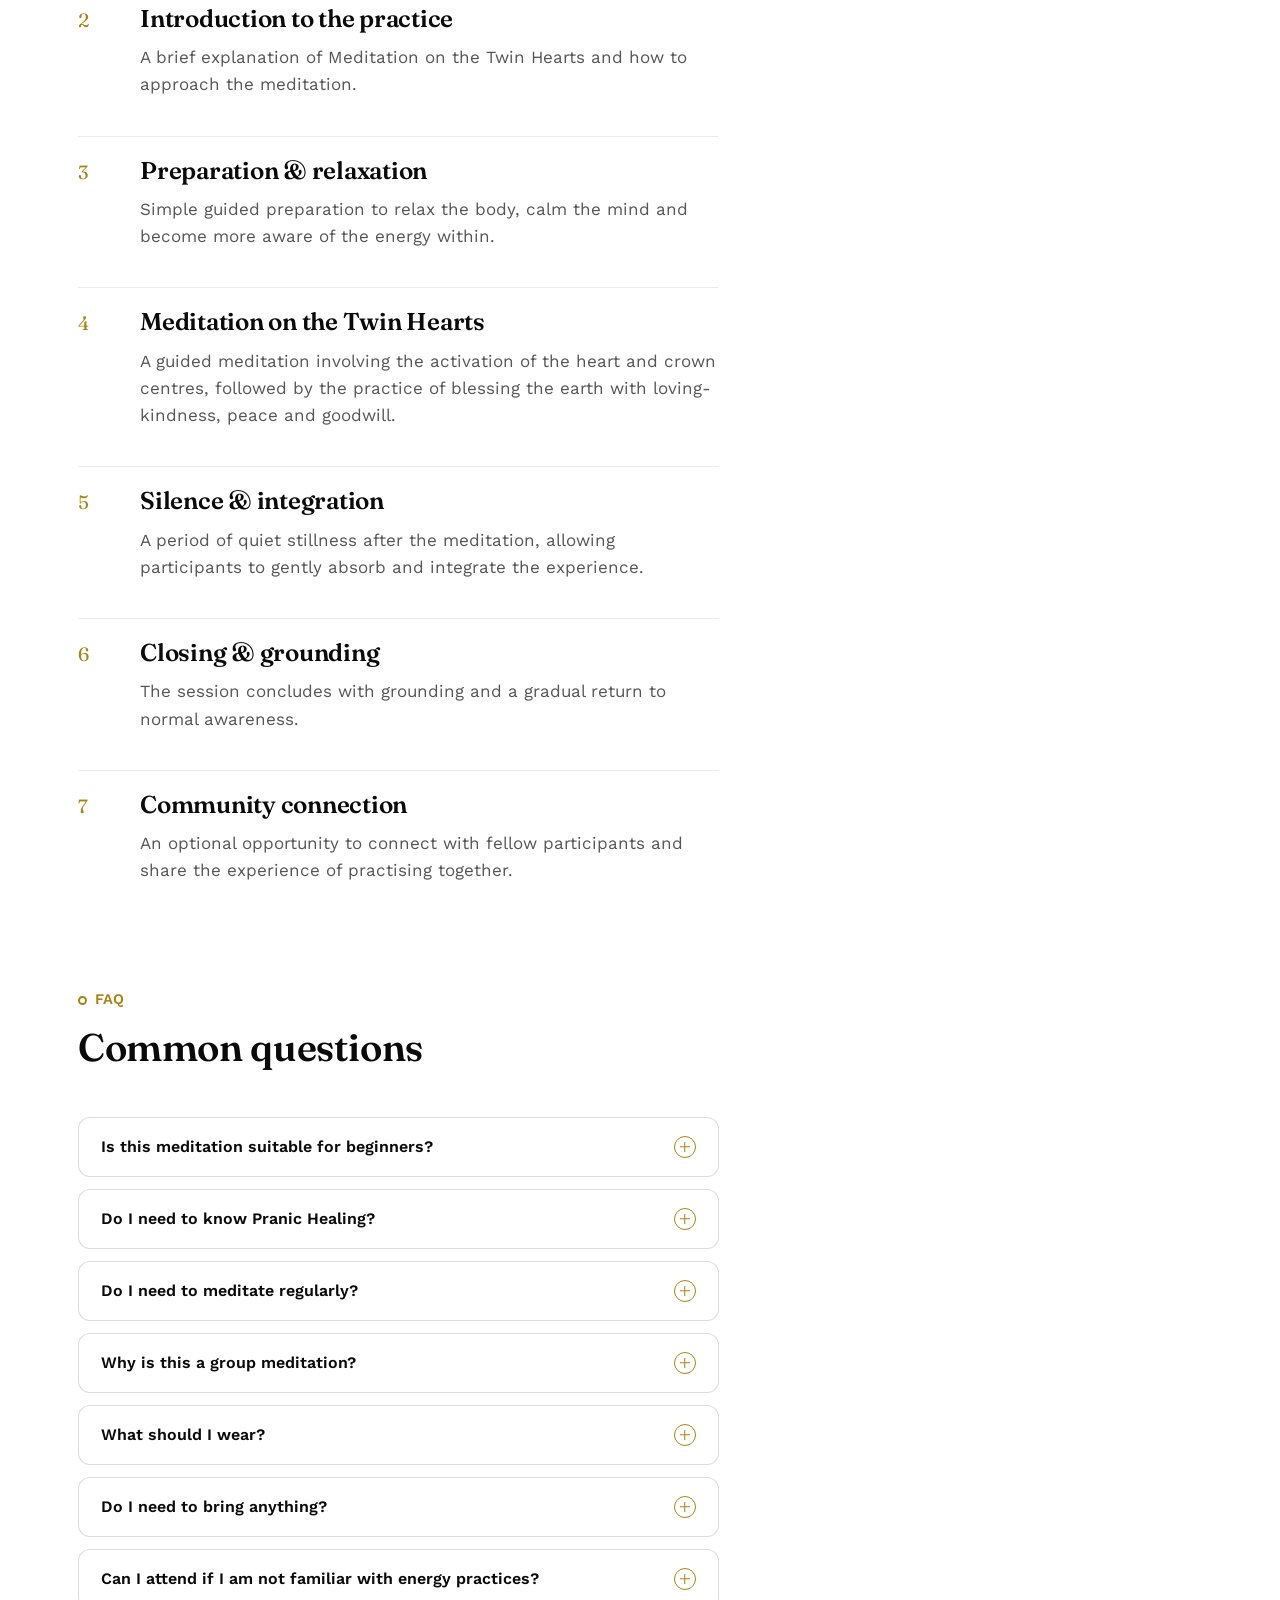
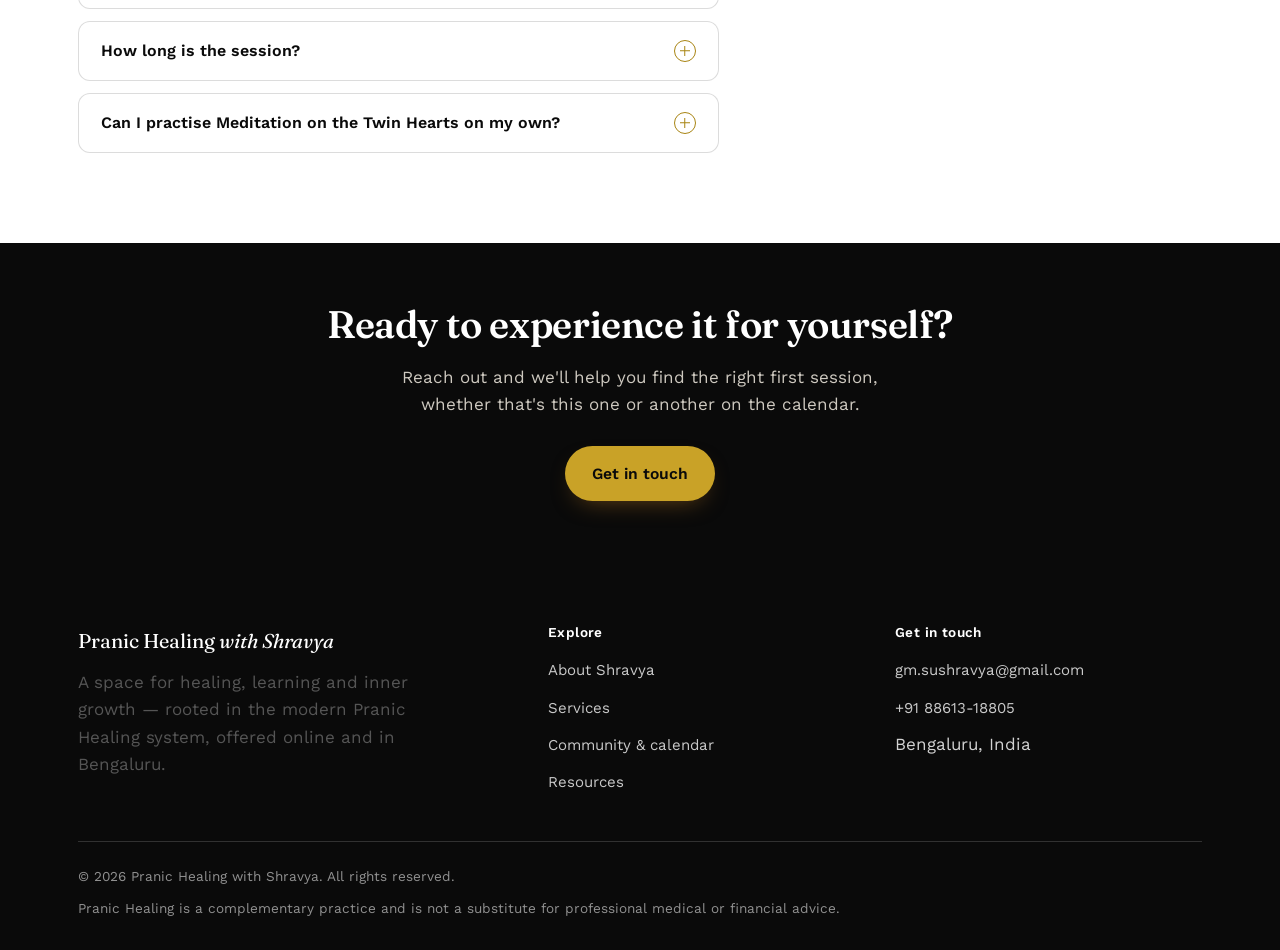
<file: events/group-meditation-free-healing.html>
<!doctype html>
<html lang="en">
<head>
<meta charset="UTF-8">
<meta name="viewport" content="width=device-width, initial-scale=1.0">
<title>Meditation on the Twin Hearts — Pranic Healing with Shravya</title>
<meta name="description" content="A guided meditation practice combining activation of the heart and crown energy centres with the practice of blessing the Earth with loving-kindness, peace and goodwill.">
<meta name="theme-color" content="#0F3D39">
<link rel="preconnect" href="https://fonts.googleapis.com">
<link rel="stylesheet" href="../css/style.css">
</head>
<body>
  <a class="skip-link" href="#main">Skip to content</a>
  <header class="site-header">
    <div class="container nav">
      <a class="brand" href="../index.html">
        <svg class="mark" viewBox="0 0 40 40" fill="none" xmlns="http://www.w3.org/2000/svg" aria-hidden="true">
      <circle cx="20" cy="20" r="19" stroke="#0F3D39" stroke-width="1.3" opacity="0.5"/>
      <circle cx="20" cy="20" r="13" stroke="#E0577C" stroke-width="1.3" opacity="0.7"/>
      <circle cx="20" cy="20" r="7" fill="#E7A23A"/>
    </svg>
        <span>Pranic Healing <span class="italic">with Shravya</span><span class="brand-sub">ONLINE &amp; IN-PERSON</span></span>
      </a>
      <ul class="nav-links" id="nav-links">
        <li><a class="" href="../index.html">Home</a></li>
        <li><a class="" href="../about.html">About</a></li>
        <li><a class="" href="../services.html">Services</a></li>
        <li><a class="active" href="../events.html">Community &amp; Calendar</a></li>
        <li><a class="" href="../blog.html">Resources</a></li>
      </ul>
      <div class="nav-cta">
        <a class="btn btn-primary" href="../contact.html">Get in Touch</a>
        <button class="nav-toggle" aria-label="Toggle menu" aria-expanded="false">
          <span></span>
        </button>
      </div>
    </div>
  </header>
<main id="main">


  <section class="event-hero">
    <div class="corner-deco" style="position:absolute;right:-60px;top:-60px;"><svg width="360" height="360" viewBox="0 0 360 360" fill="none" xmlns="http://www.w3.org/2000/svg" aria-hidden="true">
      <circle cx="180" cy="180" r="178" stroke="#FFF9EE" stroke-opacity="0.14" stroke-width="1"/>
      <circle cx="180" cy="180" r="132" stroke="#E7A23A" stroke-opacity="0.3" stroke-width="1"/>
      <circle cx="180" cy="180" r="88" stroke="#FFF9EE" stroke-opacity="0.18" stroke-width="1"/>
      <circle cx="180" cy="180" r="46" stroke="#E0577C" stroke-opacity="0.35" stroke-width="1"/>
    </svg></div>
    <div class="container">
      <a class="back-link" href="../events.html">&larr; Back to community &amp; events</a>
      <div class="chips">
         <span class="chip chip-online">In-person</span>
        <span class="chip chip-online">Weekly · Every Sunday</span>
      </div>
      <h1>Group Meditation on the Twin Hearts & Free Pranic Healing</h1>
      <p class="lede">One of the best-known techniques in the Pranic Healing system, Meditation on the Twin Hearts is a powerful spiritual practice developed by Grandmaster Choa Kok Sui. It combines activation of the heart and crown energy centres with the practice of blessing the earth with loving-kindness, peace and goodwill — a short guided session that many practitioners describe as deeply peaceful and quietly joyful.</p>
<div class="event-image-upload" data-event-image-upload>
        
      
          
         <img src="twinhearts-offline.png" width="1100" height="300" alt="A descriptive summary of the image">

                     
          
        
      </div>
            <div class="event-facts">
        <div><div class="label">When</div><div class="value">Every Thursday</div></div>
        <div><div class="label">Format</div><div class="value">In-person</div></div>
        <div><div class="label">Duration</div><div class="value">About 60–75 minutes of guided meditation</div></div>
        <div><div class="label">Best for</div><div class="value" style="font-size:1rem;">Generally suitable from age 16+ — see the note below</div></div>
      </div>
      <div class="hero-actions">
        <a class="btn btn-marigold" href="../contact.html">Reserve your spot</a>
        <a class="btn btn-ghost-light" href="../events.html">See full schedule</a>
      </div>
    </div>
  </section>

  <section>
    <div class="container detail-grid">
      <div>
        <div class="section-head">
          <div class="eyebrow"><span class="ring"></span>Benefits</div>
          <h2>What this practice offers</h2>
        </div>
        <ul class="benefit-list">
        <li><span class="dot"></span><p><strong>Greater inner calm</strong>Helps settle mental activity and create a deeper sense of stillness and relaxation.</p></li>
        <li><span class="dot"></span><p><strong>Emotional renewal</strong>Creates space to release accumulated emotional heaviness and reconnect with greater balance and lightness.</p></li>
        <li><span class="dot"></span><p><strong>Mental clarity</strong>A regular meditation practice can help create greater awareness and a calmer, more centred state of mind.</p></li>
        <li><span class="dot"></span><p><strong>Cultivating loving-kindness</strong>The practice consciously develops qualities such as compassion, kindness, forgiveness and goodwill.</p></li>
        <li><span class="dot"></span><p><strong>Energy and vitality</strong>The meditation is traditionally practised to cleanse, energise and harmonise the subtle energy system.</p></li>
        <li><span class="dot"></span><p><strong>A sense of connection</strong>The blessing component expands the practice beyond oneself, encouraging a feeling of interconnectedness and collective wellbeing.</p></li>
        <li><span class="dot"></span><p><strong>A dedicated moment for reflection</strong>This weekly gathering provides a recurring opportunity to pause, reflect on what needs to be released, and consciously set an intention for the days ahead.</p></li>
        <li><span class="dot"></span><p><strong>Deeper experience through community</strong>Practising with others can bring a greater sense of commitment, shared intention and belonging than practising alone.</p></li>
        </ul>

      <div class="callout">
        <p><strong>Good to know —</strong> This meditation is generally recommended from around age 16, with children 10–15 able to join around once a week. If you have a heart condition, unregulated high blood pressure, glaucoma, or a serious kidney or liver condition, please speak with a practitioner before joining, as the practice may need to be adapted for you.</p>
      </div>

        <div class="section-head" style="margin-top:64px;">
          <div class="eyebrow"><span class="ring"></span>What to expect</div>
          <h2>How the session flows</h2>
        </div>
        <div class="steps">
        <div class="step"><div class="num"></div><div><h3>Arrival &amp; settling in</h3><p>A few quiet moments to arrive, settle into the space and transition away from the pace of daily life.</p></div></div>
        <div class="step"><div class="num"></div><div><h3>Introduction to the practice</h3><p>A brief explanation of Meditation on the Twin Hearts and how to approach the meditation.</p></div></div>
        <div class="step"><div class="num"></div><div><h3>Preparation &amp; relaxation</h3><p>Simple guided preparation to relax the body, calm the mind and become more aware of the energy within.</p></div></div>
        <div class="step"><div class="num"></div><div><h3>Meditation on the Twin Hearts</h3><p>A guided meditation involving the activation of the heart and crown centres, followed by the practice of blessing the earth with loving-kindness, peace and goodwill.</p></div></div>
        <div class="step"><div class="num"></div><div><h3>Silence &amp; integration</h3><p>A period of quiet stillness after the meditation, allowing participants to gently absorb and integrate the experience.</p></div></div>
        <div class="step"><div class="num"></div><div><h3>Closing &amp; grounding</h3><p>The session concludes with grounding and a gradual return to normal awareness.</p></div></div>
        <div class="step"><div class="num"></div><div><h3>Community connection</h3><p>An optional opportunity to connect with fellow participants and share the experience of practising together.</p></div></div>
        </div>

        <div class="section-head" style="margin-top:64px;">
          <div class="eyebrow"><span class="ring"></span>FAQ</div>
          <h2>Common questions</h2>
        </div>
        <div class="faq">
        <div class="faq-item">
          <button class="faq-q" aria-expanded="false"><span>Is this meditation suitable for beginners?</span><span class="plus"></span></button>
          <div class="faq-a"><p>Yes. The meditation is guided step-by-step, so you do not need previous experience with Meditation on the Twin Hearts.</p></div>
        </div>
        <div class="faq-item">
          <button class="faq-q" aria-expanded="false"><span>Do I need to know Pranic Healing?</span><span class="plus"></span></button>
          <div class="faq-a"><p>No. The session is open to anyone interested in experiencing the meditation. No prior knowledge of Pranic Healing is required.</p></div>
        </div>
        <div class="faq-item">
          <button class="faq-q" aria-expanded="false"><span>Do I need to meditate regularly?</span><span class="plus"></span></button>
          <div class="faq-a"><p>Not at all. You can attend whether you are completely new to meditation or already have an established practice.</p></div>
        </div>
        <div class="faq-item">
          <button class="faq-q" aria-expanded="false"><span>Why is this a group meditation?</span><span class="plus"></span></button>
          <div class="faq-a"><p>The practice is traditionally done individually as well as in groups. A group session creates a shared environment of meditation and collective intention, while also making the practice more accessible and engaging.</p></div>
        </div>
        <div class="faq-item">
          <button class="faq-q" aria-expanded="false"><span>What should I wear?</span><span class="plus"></span></button>
          <div class="faq-a"><p>Wear comfortable clothing that allows you to sit comfortably for the duration of the meditation.</p></div>
        </div>
        <div class="faq-item">
          <button class="faq-q" aria-expanded="false"><span>Do I need to bring anything?</span><span class="plus"></span></button>
          <div class="faq-a"><p>Generally, just come comfortably prepared for meditation. If a session has any specific requirements, they'll be shared with participants beforehand.</p></div>
        </div>
        <div class="faq-item">
          <button class="faq-q" aria-expanded="false"><span>Can I attend if I am not familiar with energy practices?</span><span class="plus"></span></button>
          <div class="faq-a"><p>Yes. The session is guided and can be approached simply as a meditation experience. You do not need to understand energy concepts beforehand.</p></div>
        </div>
        <div class="faq-item">
          <button class="faq-q" aria-expanded="false"><span>How long is the session?</span><span class="plus"></span></button>
          <div class="faq-a"><p>A typical session runs about 20–25 minutes and includes arrival, introduction, guided meditation, silence/integration and closing.</p></div>
        </div>
        <div class="faq-item">
          <button class="faq-q" aria-expanded="false"><span>Can I practise Meditation on the Twin Hearts on my own?</span><span class="plus"></span></button>
          <div class="faq-a"><p>Yes. It can be practised individually, while these sessions offer the additional experience of meditating with others in a shared space of intention and stillness.</p></div>
        </div>
        </div>
      </div>

      <aside class="sticky-side">
        <div class="side-card">
          <h4>Join this session</h4>
          <p class="small" style="margin-bottom:16px;">Get in touch to confirm your spot and receive the joining link or venue details.</p>
          <a class="btn btn-primary" style="width:100%; justify-content:center;" href="../contact.html">Reserve your spot</a>
        </div>
        <div class="side-card">
          <h4>Useful links</h4>
          <ul class="links">
<li><a href="https://www.worldpranichealing.com/en/twin-hearts-meditation-benefits" target="_blank" rel="noopener">World Pranic Healing — Twin Hearts ↗</a></li>
<li><a href="https://pranichealing.com/content/meditation-twin-hearts" target="_blank" rel="noopener">Institute for Inner Studies ↗</a></li>
          </ul>
        </div>
        <div class="side-card">
          <h4>Other sessions you might like</h4>
          <ul>
<li><a href="mass-pranic-healing.html">Mass Pranic Healing <span class="small" style="color:var(--ink-soft);">— Every Tuesday</span></a></li>
<li><a href="introduction-to-pranic-healing.html">Introduction to Pranic Healing & Its Applications <span class="small" style="color:var(--ink-soft);">— Every Wednesday</span></a></li>
<li><a href="community-catchup.html">Community Catchup <span class="small" style="color:var(--ink-soft);">— Every Friday</span></a></li>
          </ul>
        </div>
      </aside>
    </div>
  </section>

  <section class="bg-teal section-tight">
    <div class="container" style="text-align:center;">
      <h2 style="max-width:26ch; margin:0 auto 18px;">Ready to experience it for yourself?</h2>
      <p style="max-width:50ch; margin:0 auto 28px; color:rgba(255,249,238,0.8);">Reach out and we'll help you find the right first session, whether that's this one or another on the calendar.</p>
      <a class="btn btn-marigold" href="../contact.html">Get in touch</a>
    </div>
  </section>

</main>
  <footer class="site-footer">
    <div class="container">
      <div class="footer-grid">
        <div>
          <div class="footer-brand">Pranic Healing <span class="italic">with Shravya</span></div>
          <p style="max-width:34ch;">A space for healing, learning and inner growth — rooted in the modern Pranic Healing system, offered online and in Bengaluru.</p>
        </div>
        <div>
          <h4>Explore</h4>
          <ul>
            <li><a href="../about.html">About Shravya</a></li>
            <li><a href="../services.html">Services</a></li>
            <li><a href="../events.html">Community &amp; calendar</a></li>
            <li><a href="../blog.html">Resources</a></li>
          </ul>
        </div>
        <div>
          <h4>Get in touch</h4>
          <ul>
            <li><a href="mailto:gm.sushravya@gmail.com">gm.sushravya@gmail.com</a></li>
            <li><a href="tel:+918861318805">+91 88613-18805</a></li>
            <li>Bengaluru, India</li>
          </ul>
        </div>
      </div>
      <div class="footer-bottom">
        <span>© 2026 Pranic Healing with Shravya. All rights reserved.</span>
        <span>Pranic Healing is a complementary practice and is not a substitute for professional medical or financial advice.</span>
      </div>
    </div>
  </footer>
  <script src="../js/main.js"></script>
</body>
</html>
</file>
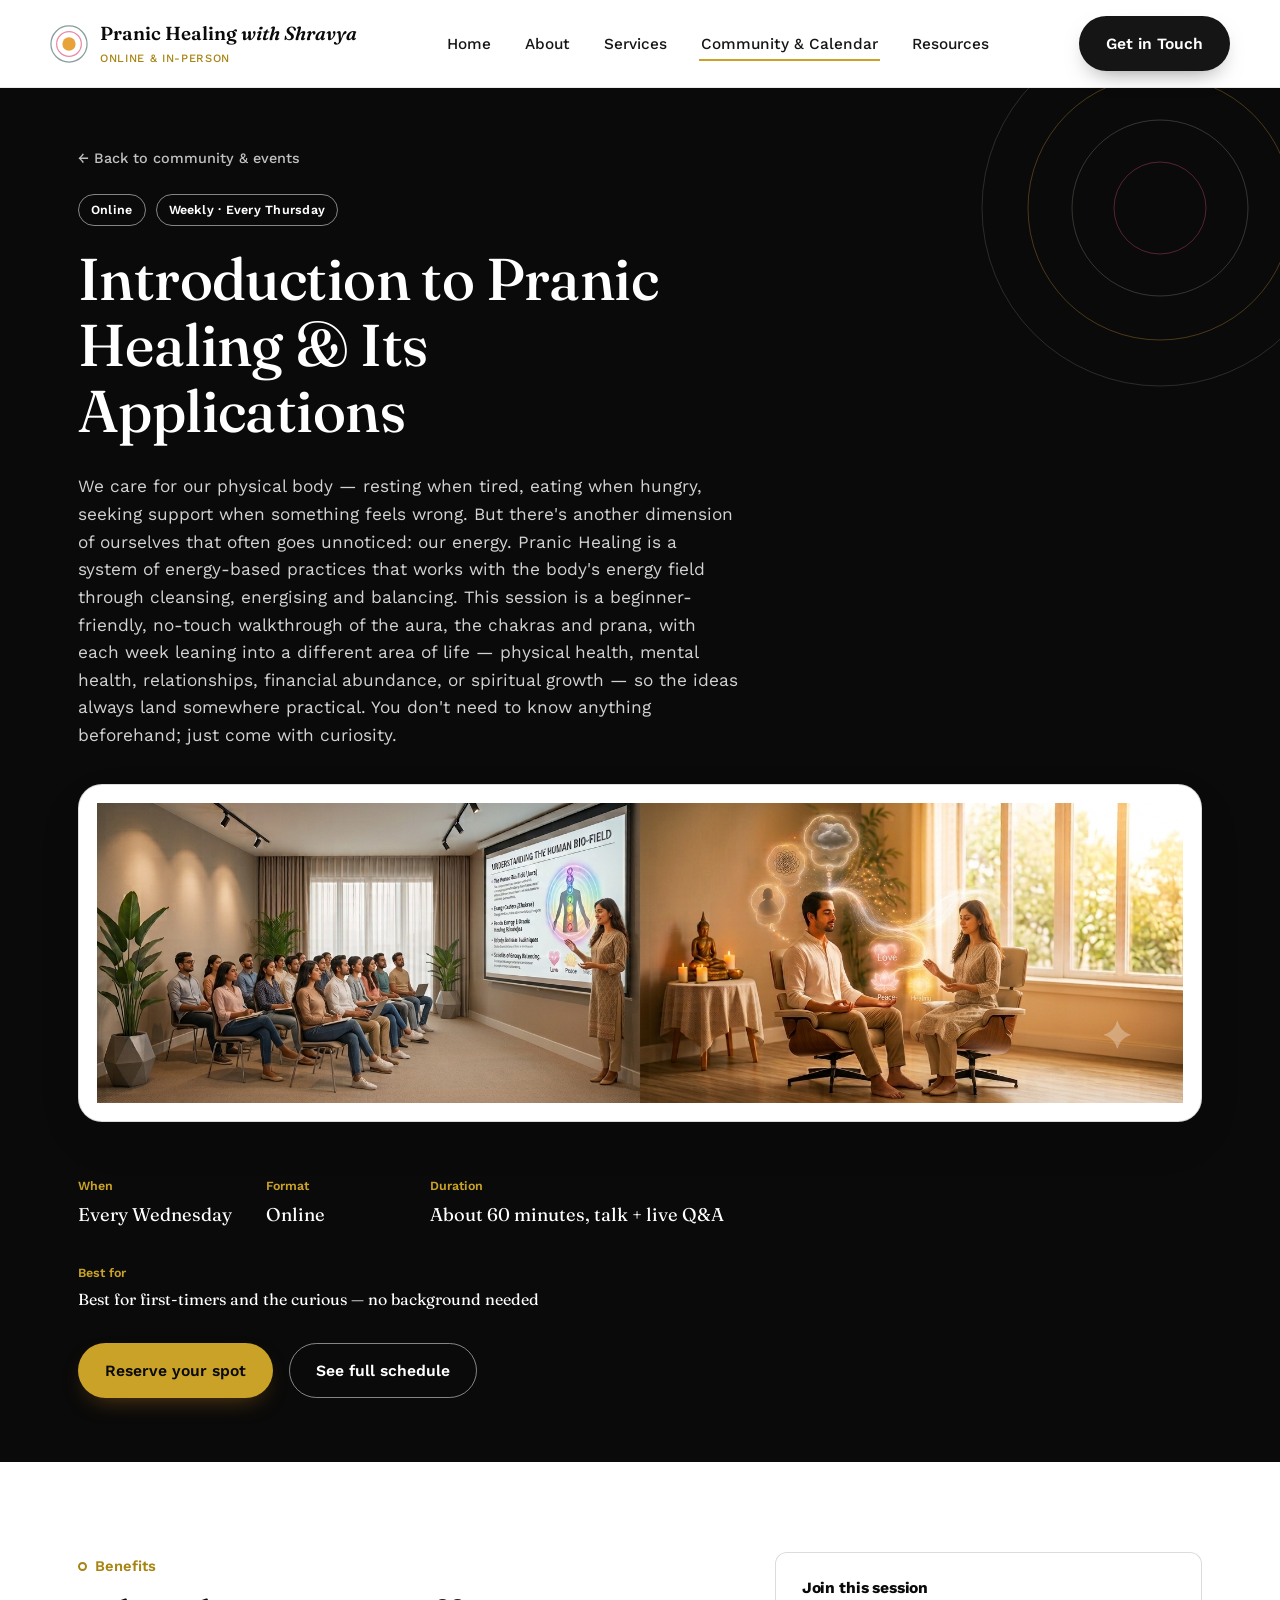
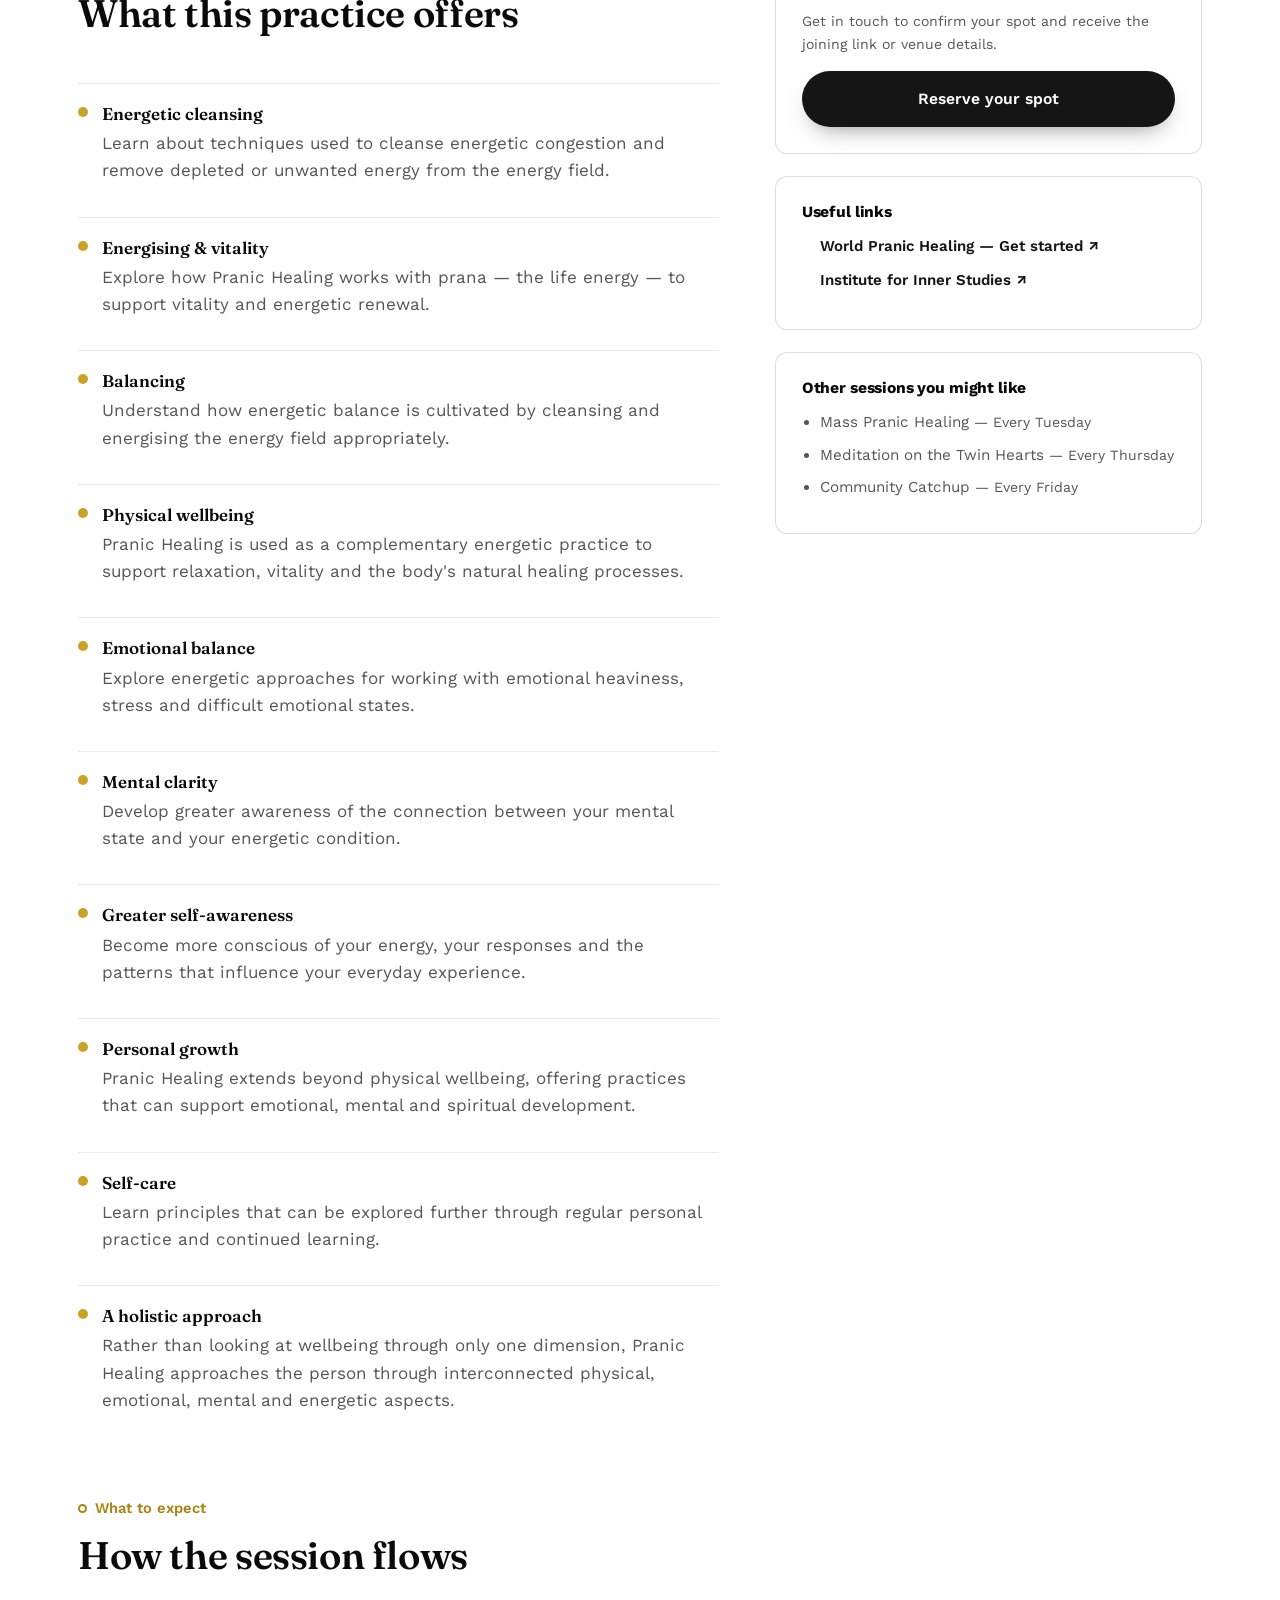
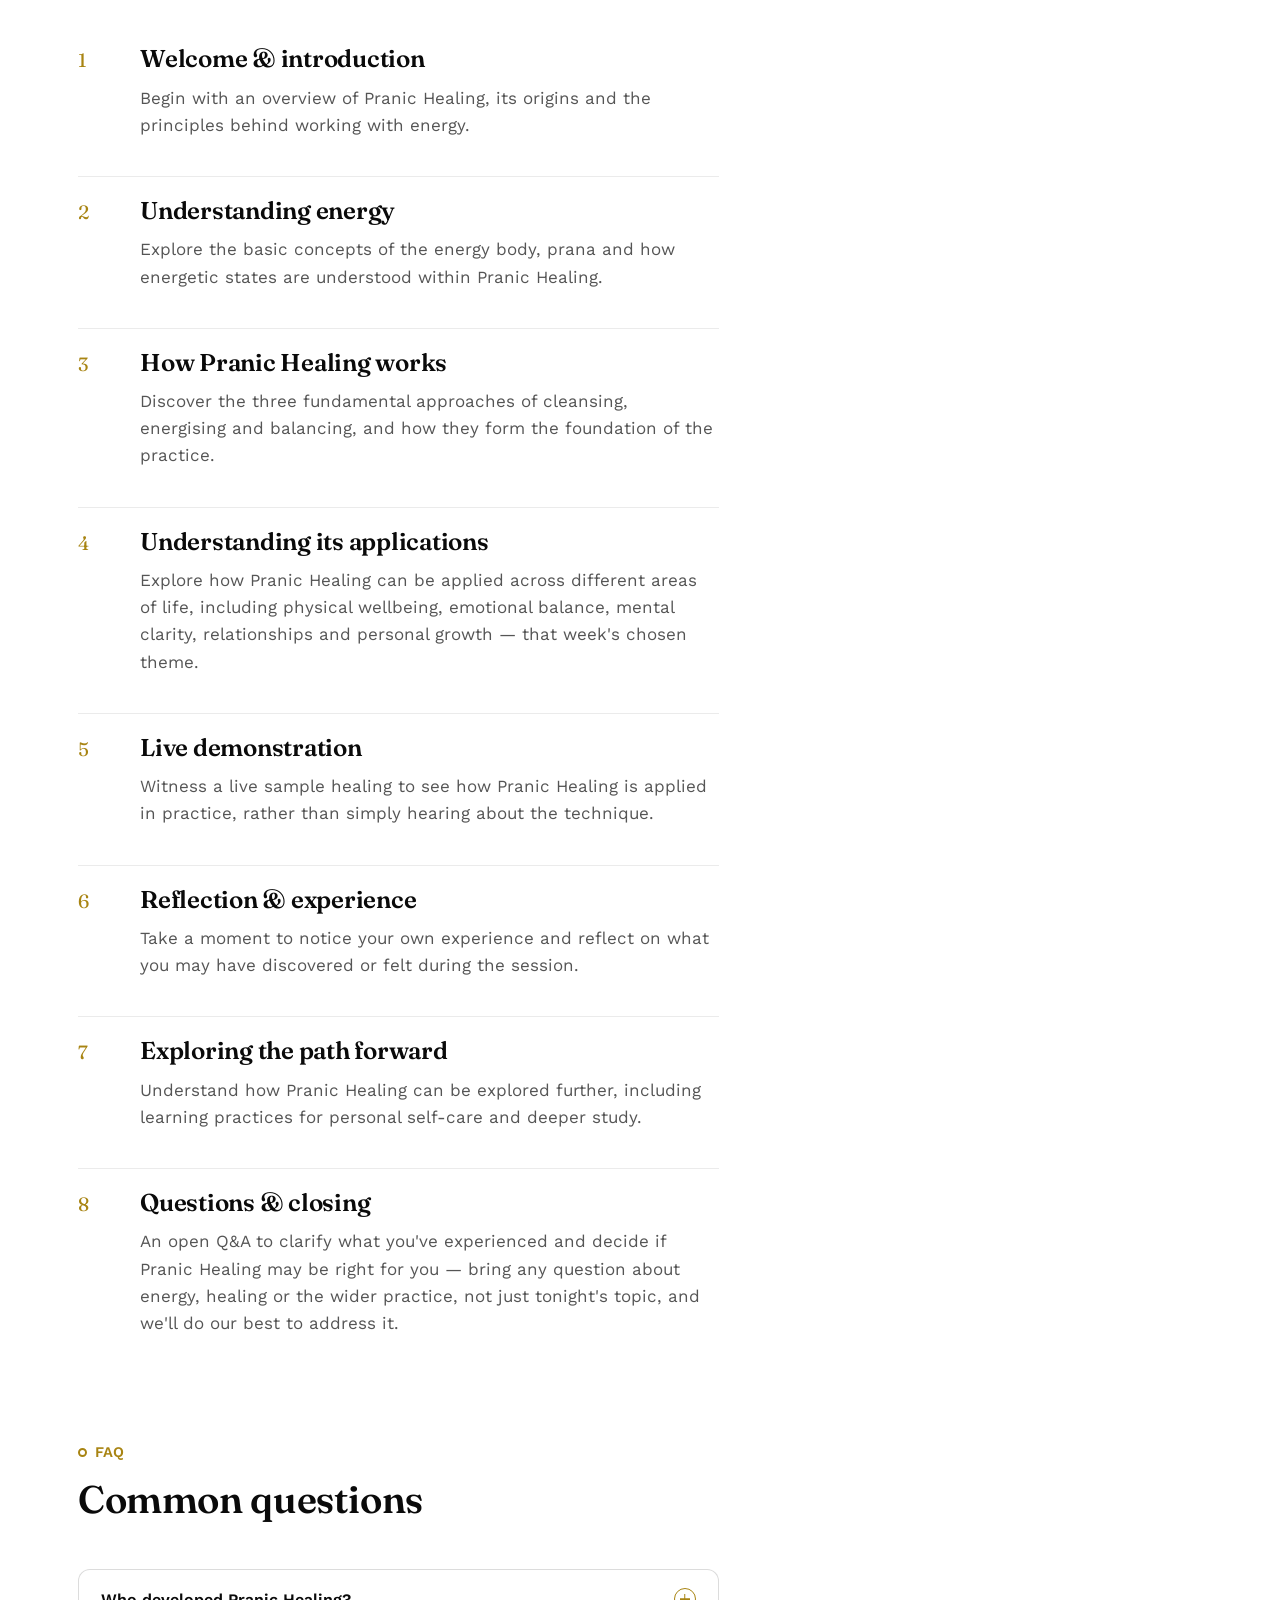
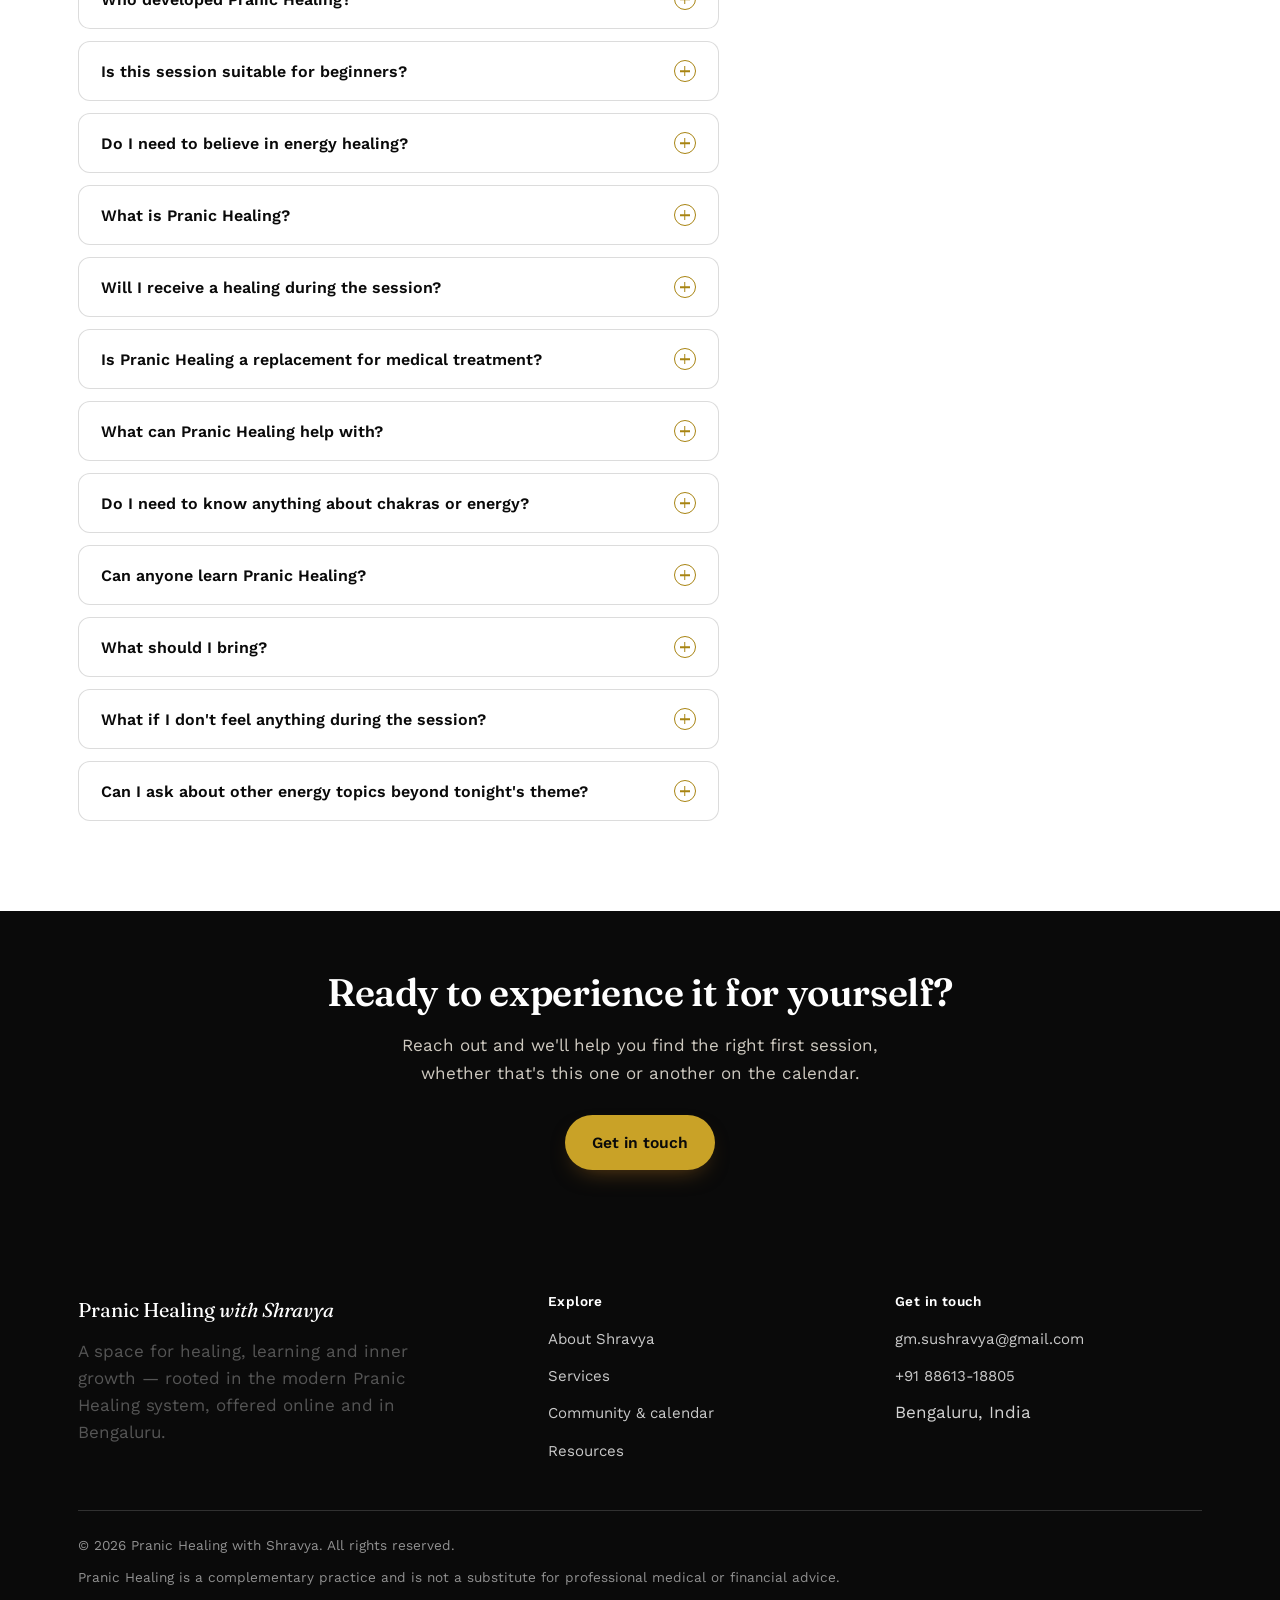
<file: events/introduction-to-pranic-healing.html>
<!doctype html>
<html lang="en">
<head>
<meta charset="UTF-8">
<meta name="viewport" content="width=device-width, initial-scale=1.0">
<title>Introduction to Pranic Healing & Its Applications — Pranic Healing with Shravya</title>
<meta name="description" content="Pranic Healing is a system of energy-based practices that works with the body's energy field through cleansing, energising and balancing. Discover what it is, how it works, and experience a glimpse of the practice.">
<meta name="theme-color" content="#0F3D39">
<link rel="preconnect" href="https://fonts.googleapis.com">
<link rel="stylesheet" href="../css/style.css">
</head>
<body>
  <a class="skip-link" href="#main">Skip to content</a>
  <header class="site-header">
    <div class="container nav">
      <a class="brand" href="../index.html">
        <svg class="mark" viewBox="0 0 40 40" fill="none" xmlns="http://www.w3.org/2000/svg" aria-hidden="true">
      <circle cx="20" cy="20" r="19" stroke="#0F3D39" stroke-width="1.3" opacity="0.5"/>
      <circle cx="20" cy="20" r="13" stroke="#E0577C" stroke-width="1.3" opacity="0.7"/>
      <circle cx="20" cy="20" r="7" fill="#E7A23A"/>
    </svg>
        <span>Pranic Healing <span class="italic">with Shravya</span><span class="brand-sub">ONLINE &amp; IN-PERSON</span></span>
      </a>
      <ul class="nav-links" id="nav-links">
        <li><a class="" href="../index.html">Home</a></li>
        <li><a class="" href="../about.html">About</a></li>
        <li><a class="" href="../services.html">Services</a></li>
        <li><a class="active" href="../events.html">Community &amp; Calendar</a></li>
        <li><a class="" href="../blog.html">Resources</a></li>
      </ul>
      <div class="nav-cta">
        <a class="btn btn-primary" href="../contact.html">Get in Touch</a>
        <button class="nav-toggle" aria-label="Toggle menu" aria-expanded="false">
          <span></span>
        </button>
      </div>
    </div>
  </header>
<main id="main">


  <section class="event-hero">
    <div class="corner-deco" style="position:absolute;right:-60px;top:-60px;"><svg width="360" height="360" viewBox="0 0 360 360" fill="none" xmlns="http://www.w3.org/2000/svg" aria-hidden="true">
      <circle cx="180" cy="180" r="178" stroke="#FFF9EE" stroke-opacity="0.14" stroke-width="1"/>
      <circle cx="180" cy="180" r="132" stroke="#E7A23A" stroke-opacity="0.3" stroke-width="1"/>
      <circle cx="180" cy="180" r="88" stroke="#FFF9EE" stroke-opacity="0.18" stroke-width="1"/>
      <circle cx="180" cy="180" r="46" stroke="#E0577C" stroke-opacity="0.35" stroke-width="1"/>
    </svg></div>
    <div class="container">
      <a class="back-link" href="../events.html">&larr; Back to community &amp; events</a>
      <div class="chips">
        <span class="chip chip-online">Online</span>
        <span class="chip chip-online">Weekly · Every Thursday</span>
      </div>
      <h1>Introduction to Pranic Healing & Its Applications</h1>

      <p class="lede">We care for our physical body — resting when tired, eating when hungry, seeking support when something feels wrong. But there's another dimension of ourselves that often goes unnoticed: our energy. Pranic Healing is a system of energy-based practices that works with the body's energy field through cleansing, energising and balancing. This session is a beginner-friendly, no-touch walkthrough of the aura, the chakras and prana, with each week leaning into a different area of life — physical health, mental health, relationships, financial abundance, or spiritual growth — so the ideas always land somewhere practical. You don't need to know anything beforehand; just come with curiosity.</p>
      <div class="event-image-upload" data-event-image-upload>
        
      
          
         <img src="Pranichealing-Introduction.png" width="1100" height="300" alt="A descriptive summary of the image">

                     
        
      </div>

            <div class="event-facts">
        <div><div class="label">When</div><div class="value">Every Wednesday</div></div>
        <div><div class="label">Format</div><div class="value">Online</div></div>
        <div><div class="label">Duration</div><div class="value">About 60 minutes, talk + live Q&A</div></div>
        <div><div class="label">Best for</div><div class="value" style="font-size:1rem;">Best for first-timers and the curious — no background needed</div></div>
      </div>
      <div class="hero-actions">
        <a class="btn btn-marigold" href="../contact.html">Reserve your spot</a>
        <a class="btn btn-ghost-light" href="../events.html">See full schedule</a>
      </div>
    </div>
  </section>

  <section>
    <div class="container detail-grid">
      <div>
        <div class="section-head">
          <div class="eyebrow"><span class="ring"></span>Benefits</div>
          <h2>What this practice offers</h2>
        </div>
        <ul class="benefit-list">
        <li><span class="dot"></span><p><strong>Energetic cleansing</strong>Learn about techniques used to cleanse energetic congestion and remove depleted or unwanted energy from the energy field.</p></li>
        <li><span class="dot"></span><p><strong>Energising &amp; vitality</strong>Explore how Pranic Healing works with prana — the life energy — to support vitality and energetic renewal.</p></li>
        <li><span class="dot"></span><p><strong>Balancing</strong>Understand how energetic balance is cultivated by cleansing and energising the energy field appropriately.</p></li>
        <li><span class="dot"></span><p><strong>Physical wellbeing</strong>Pranic Healing is used as a complementary energetic practice to support relaxation, vitality and the body's natural healing processes.</p></li>
        <li><span class="dot"></span><p><strong>Emotional balance</strong>Explore energetic approaches for working with emotional heaviness, stress and difficult emotional states.</p></li>
        <li><span class="dot"></span><p><strong>Mental clarity</strong>Develop greater awareness of the connection between your mental state and your energetic condition.</p></li>
        <li><span class="dot"></span><p><strong>Greater self-awareness</strong>Become more conscious of your energy, your responses and the patterns that influence your everyday experience.</p></li>
        <li><span class="dot"></span><p><strong>Personal growth</strong>Pranic Healing extends beyond physical wellbeing, offering practices that can support emotional, mental and spiritual development.</p></li>
        <li><span class="dot"></span><p><strong>Self-care</strong>Learn principles that can be explored further through regular personal practice and continued learning.</p></li>
        <li><span class="dot"></span><p><strong>A holistic approach</strong>Rather than looking at wellbeing through only one dimension, Pranic Healing approaches the person through interconnected physical, emotional, mental and energetic aspects.</p></li>
        </ul>

        <div class="section-head" style="margin-top:64px;">
          <div class="eyebrow"><span class="ring"></span>What to expect</div>
          <h2>How the session flows</h2>
        </div>
        <div class="steps">
        <div class="step"><div class="num"></div><div><h3>Welcome &amp; introduction</h3><p>Begin with an overview of Pranic Healing, its origins and the principles behind working with energy.</p></div></div>
        <div class="step"><div class="num"></div><div><h3>Understanding energy</h3><p>Explore the basic concepts of the energy body, prana and how energetic states are understood within Pranic Healing.</p></div></div>
        <div class="step"><div class="num"></div><div><h3>How Pranic Healing works</h3><p>Discover the three fundamental approaches of cleansing, energising and balancing, and how they form the foundation of the practice.</p></div></div>
        <div class="step"><div class="num"></div><div><h3>Understanding its applications</h3><p>Explore how Pranic Healing can be applied across different areas of life, including physical wellbeing, emotional balance, mental clarity, relationships and personal growth — that week's chosen theme.</p></div></div>
        <div class="step"><div class="num"></div><div><h3>Live demonstration</h3><p>Witness a live sample healing to see how Pranic Healing is applied in practice, rather than simply hearing about the technique.</p></div></div>
        <div class="step"><div class="num"></div><div><h3>Reflection &amp; experience</h3><p>Take a moment to notice your own experience and reflect on what you may have discovered or felt during the session.</p></div></div>
        <div class="step"><div class="num"></div><div><h3>Exploring the path forward</h3><p>Understand how Pranic Healing can be explored further, including learning practices for personal self-care and deeper study.</p></div></div>
        <div class="step"><div class="num"></div><div><h3>Questions &amp; closing</h3><p>An open Q&A to clarify what you've experienced and decide if Pranic Healing may be right for you — bring any question about energy, healing or the wider practice, not just tonight's topic, and we'll do our best to address it.</p></div></div>
        </div>

        <div class="section-head" style="margin-top:64px;">
          <div class="eyebrow"><span class="ring"></span>FAQ</div>
          <h2>Common questions</h2>
        </div>
        <div class="faq">
        <div class="faq-item">
          <button class="faq-q" aria-expanded="false"><span>Who developed Pranic Healing?</span><span class="plus"></span></button>
          <div class="faq-a"><p>The modern system was developed by Grand Master Choa Kok Sui, a Philippines-based researcher and teacher, who codified it into a structured, teachable method in the late 20th century.</p></div>
        </div>
        <div class="faq-item">
          <button class="faq-q" aria-expanded="false"><span>Is this session suitable for beginners?</span><span class="plus"></span></button>
          <div class="faq-a"><p>Yes. It is specifically designed as an introduction, and no previous experience is required.</p></div>
        </div>
        <div class="faq-item">
          <button class="faq-q" aria-expanded="false"><span>Do I need to believe in energy healing?</span><span class="plus"></span></button>
          <div class="faq-a"><p>No. You can simply come with curiosity and an open mind. The session gives you an opportunity to learn about and experience the practice.</p></div>
        </div>
        <div class="faq-item">
          <button class="faq-q" aria-expanded="false"><span>What is Pranic Healing?</span><span class="plus"></span></button>
          <div class="faq-a"><p>Pranic Healing is a system of energy-based practices that works with the energy field through techniques such as cleansing, energising and balancing.</p></div>
        </div>
        <div class="faq-item">
          <button class="faq-q" aria-expanded="false"><span>Will I receive a healing during the session?</span><span class="plus"></span></button>
          <div class="faq-a"><p>The session includes a live sample healing demonstration. The exact format of participation is explained at the beginning of the session.</p></div>
        </div>
        <div class="faq-item">
          <button class="faq-q" aria-expanded="false"><span>Is Pranic Healing a replacement for medical treatment?</span><span class="plus"></span></button>
          <div class="faq-a"><p>No. Pranic Healing should be understood as a complementary practice, not a substitute for qualified medical or mental-health care. Medical concerns should always be addressed with an appropriate healthcare professional.</p></div>
        </div>
        <div class="faq-item">
          <button class="faq-q" aria-expanded="false"><span>What can Pranic Healing help with?</span><span class="plus"></span></button>
          <div class="faq-a"><p>People explore Pranic Healing for a wide range of purposes, including relaxation, energetic wellbeing, emotional balance, vitality, personal development and self-care. Individual experiences and outcomes vary.</p></div>
        </div>
        <div class="faq-item">
          <button class="faq-q" aria-expanded="false"><span>Do I need to know anything about chakras or energy?</span><span class="plus"></span></button>
          <div class="faq-a"><p>No. Everything necessary for the introductory session will be explained.</p></div>
        </div>
        <div class="faq-item">
          <button class="faq-q" aria-expanded="false"><span>Can anyone learn Pranic Healing?</span><span class="plus"></span></button>
          <div class="faq-a"><p>The introductory session is open to anyone interested in learning about the practice. Further techniques and levels of practice can be explored through appropriate courses and training.</p></div>
        </div>
        <div class="faq-item">
          <button class="faq-q" aria-expanded="false"><span>What should I bring?</span><span class="plus"></span></button>
          <div class="faq-a"><p>Nothing special is required. Come comfortably, keep an open mind, and give yourself the space to experience something new.</p></div>
        </div>
        <div class="faq-item">
          <button class="faq-q" aria-expanded="false"><span>What if I don't feel anything during the session?</span><span class="plus"></span></button>
          <div class="faq-a"><p>That's completely okay. Everyone experiences a session differently. There is no particular sensation or experience you need to have for the session to be meaningful.</p></div>
        </div>
        <div class="faq-item">
          <button class="faq-q" aria-expanded="false"><span>Can I ask about other energy topics beyond tonight's theme?</span><span class="plus"></span></button>
          <div class="faq-a"><p>Of course. The live Q&A is open to broader questions on energy, healing and personal experience, not only the week's chosen focus area — if it's about energetics, feel free to bring it up.</p></div>
        </div>
        </div>
      </div>

      <aside class="sticky-side">
        <div class="side-card">
          <h4>Join this session</h4>
          <p class="small" style="margin-bottom:16px;">Get in touch to confirm your spot and receive the joining link or venue details.</p>
          <a class="btn btn-primary" style="width:100%; justify-content:center;" href="../contact.html">Reserve your spot</a>
        </div>
        <div class="side-card">
          <h4>Useful links</h4>
          <ul class="links">
<li><a href="https://www.worldpranichealing.com/getstarted" target="_blank" rel="noopener">World Pranic Healing — Get started ↗</a></li>
<li><a href="https://pranichealing.com/" target="_blank" rel="noopener">Institute for Inner Studies ↗</a></li>
          </ul>
        </div>
        <div class="side-card">
          <h4>Other sessions you might like</h4>
          <ul>
<li><a href="mass-pranic-healing.html">Mass Pranic Healing <span class="small" style="color:var(--ink-soft);">— Every Tuesday</span></a></li>
<li><a href="twin-hearts-meditation.html">Meditation on the Twin Hearts <span class="small" style="color:var(--ink-soft);">— Every Thursday</span></a></li>
<li><a href="community-catchup.html">Community Catchup <span class="small" style="color:var(--ink-soft);">— Every Friday</span></a></li>
          </ul>
        </div>
      </aside>
    </div>
  </section>

  <section class="bg-teal section-tight">
    <div class="container" style="text-align:center;">
      <h2 style="max-width:26ch; margin:0 auto 18px;">Ready to experience it for yourself?</h2>
      <p style="max-width:50ch; margin:0 auto 28px; color:rgba(255,249,238,0.8);">Reach out and we'll help you find the right first session, whether that's this one or another on the calendar.</p>
      <a class="btn btn-marigold" href="../contact.html">Get in touch</a>
    </div>
  </section>

</main>
  <footer class="site-footer">
    <div class="container">
      <div class="footer-grid">
        <div>
          <div class="footer-brand">Pranic Healing <span class="italic">with Shravya</span></div>
          <p style="max-width:34ch;">A space for healing, learning and inner growth — rooted in the modern Pranic Healing system, offered online and in Bengaluru.</p>
        </div>
        <div>
          <h4>Explore</h4>
          <ul>
            <li><a href="../about.html">About Shravya</a></li>
            <li><a href="../services.html">Services</a></li>
            <li><a href="../events.html">Community &amp; calendar</a></li>
            <li><a href="../blog.html">Resources</a></li>
          </ul>
        </div>
        <div>
          <h4>Get in touch</h4>
          <ul>
            <li><a href="mailto:gm.sushravya@gmail.com">gm.sushravya@gmail.com</a></li>
            <li><a href="tel:+918861318805">+91 88613-18805</a></li>
            <li>Bengaluru, India</li>
          </ul>
        </div>
      </div>
      <div class="footer-bottom">
        <span>© 2026 Pranic Healing with Shravya. All rights reserved.</span>
        <span>Pranic Healing is a complementary practice and is not a substitute for professional medical or financial advice.</span>
      </div>
    </div>
  </footer>
  <script src="../js/main.js"></script>
</body>
</html>
</file>
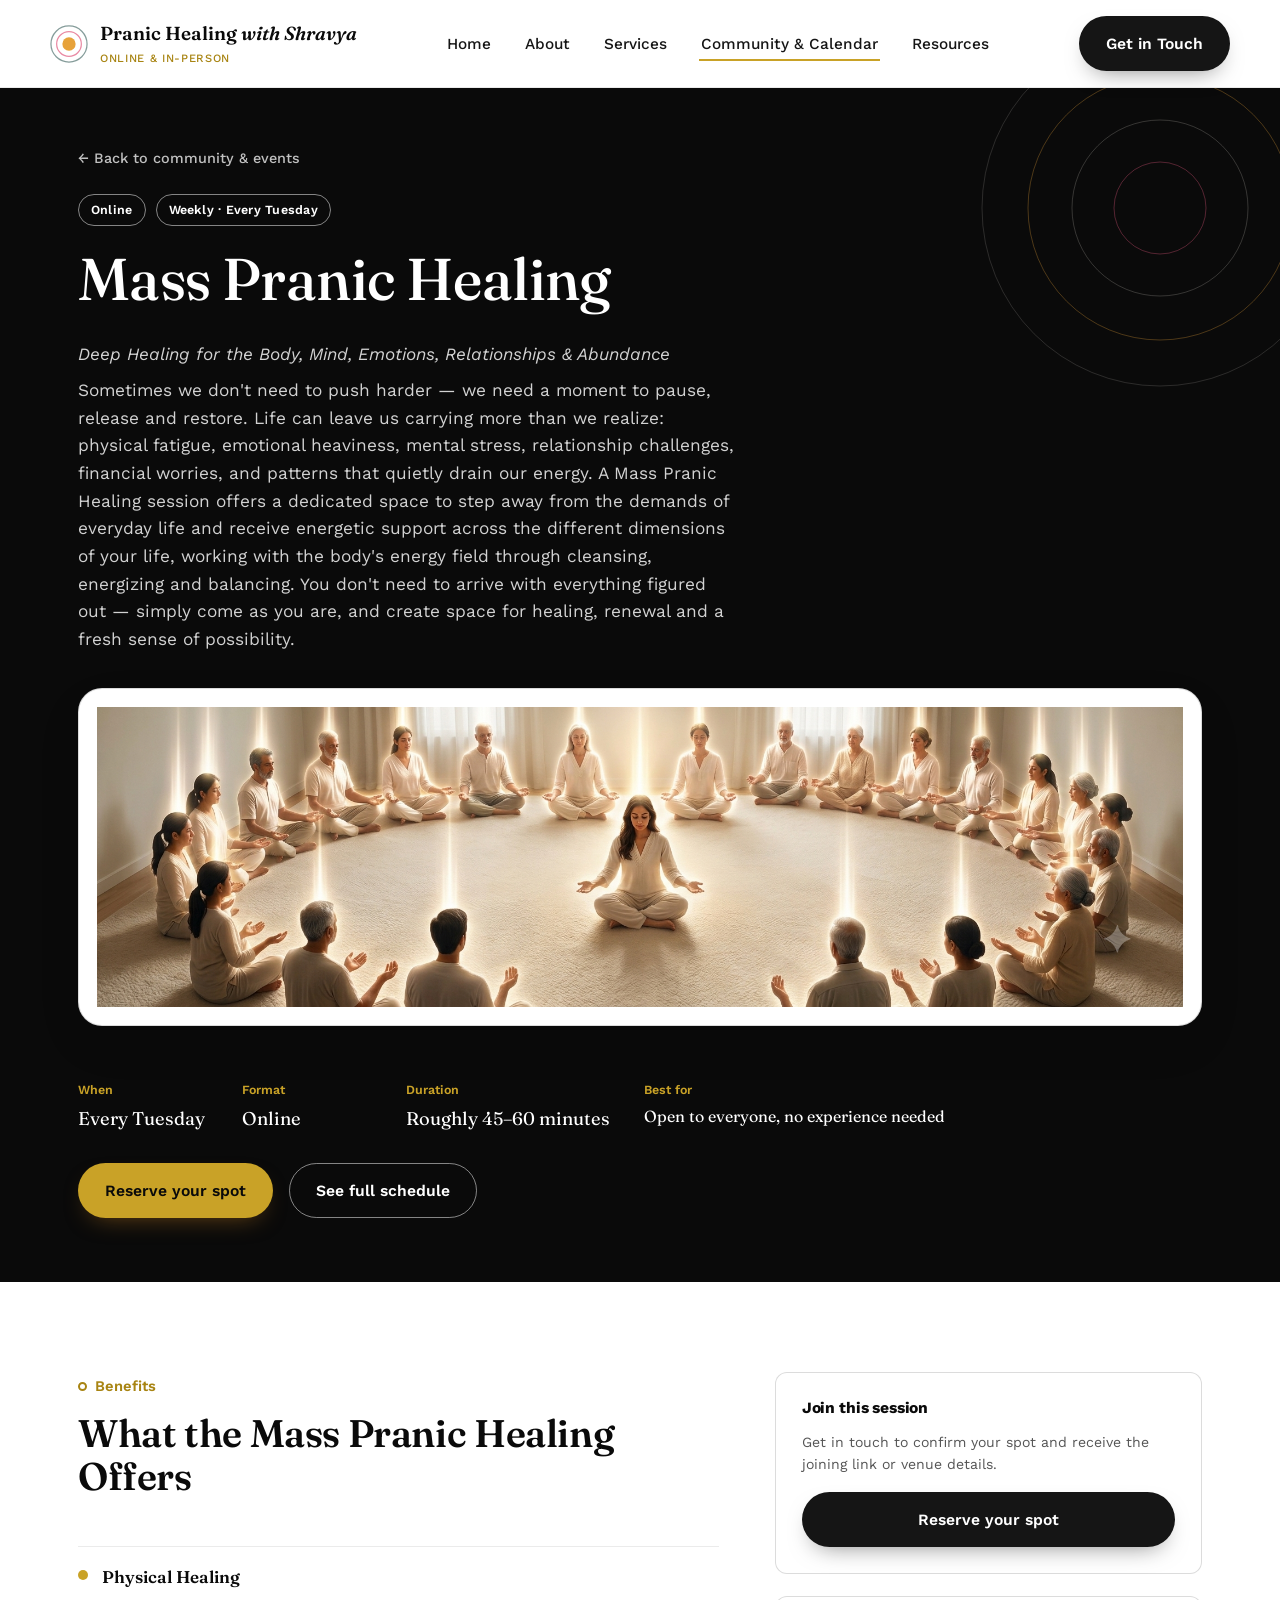
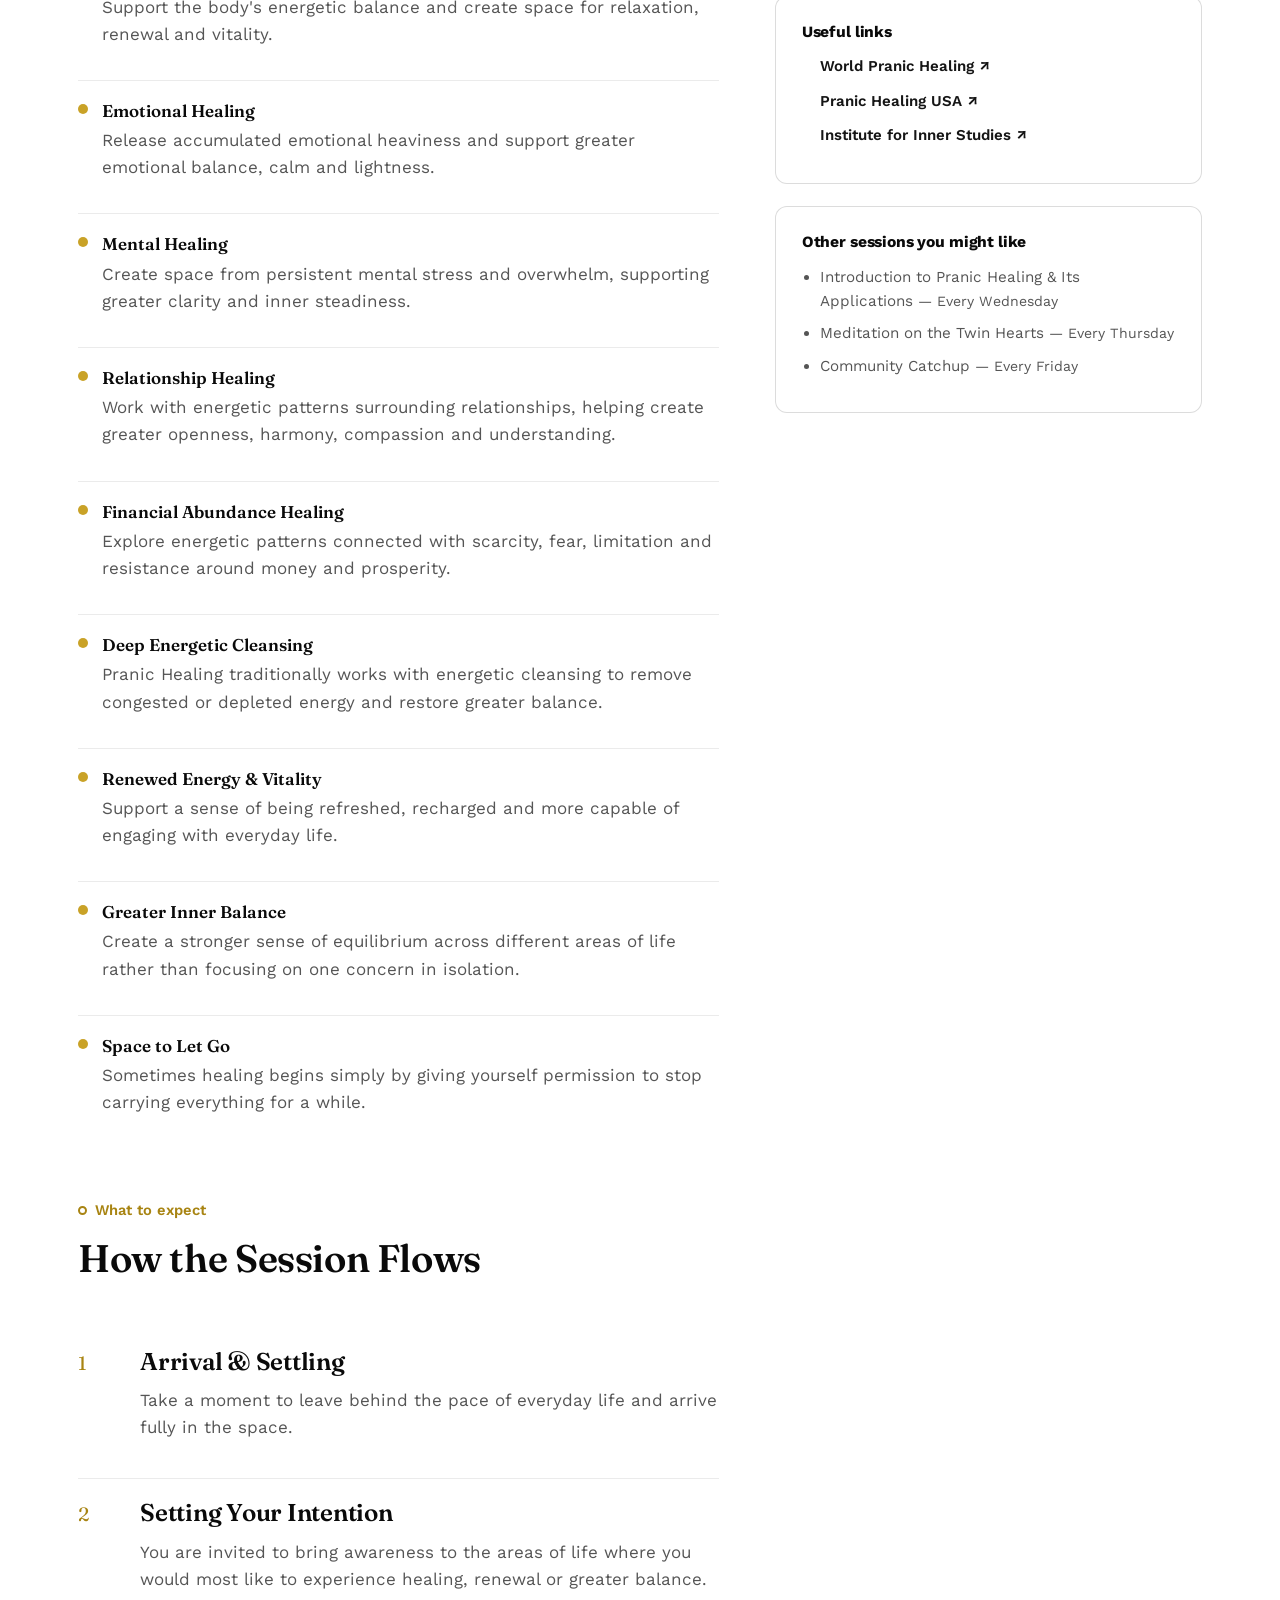
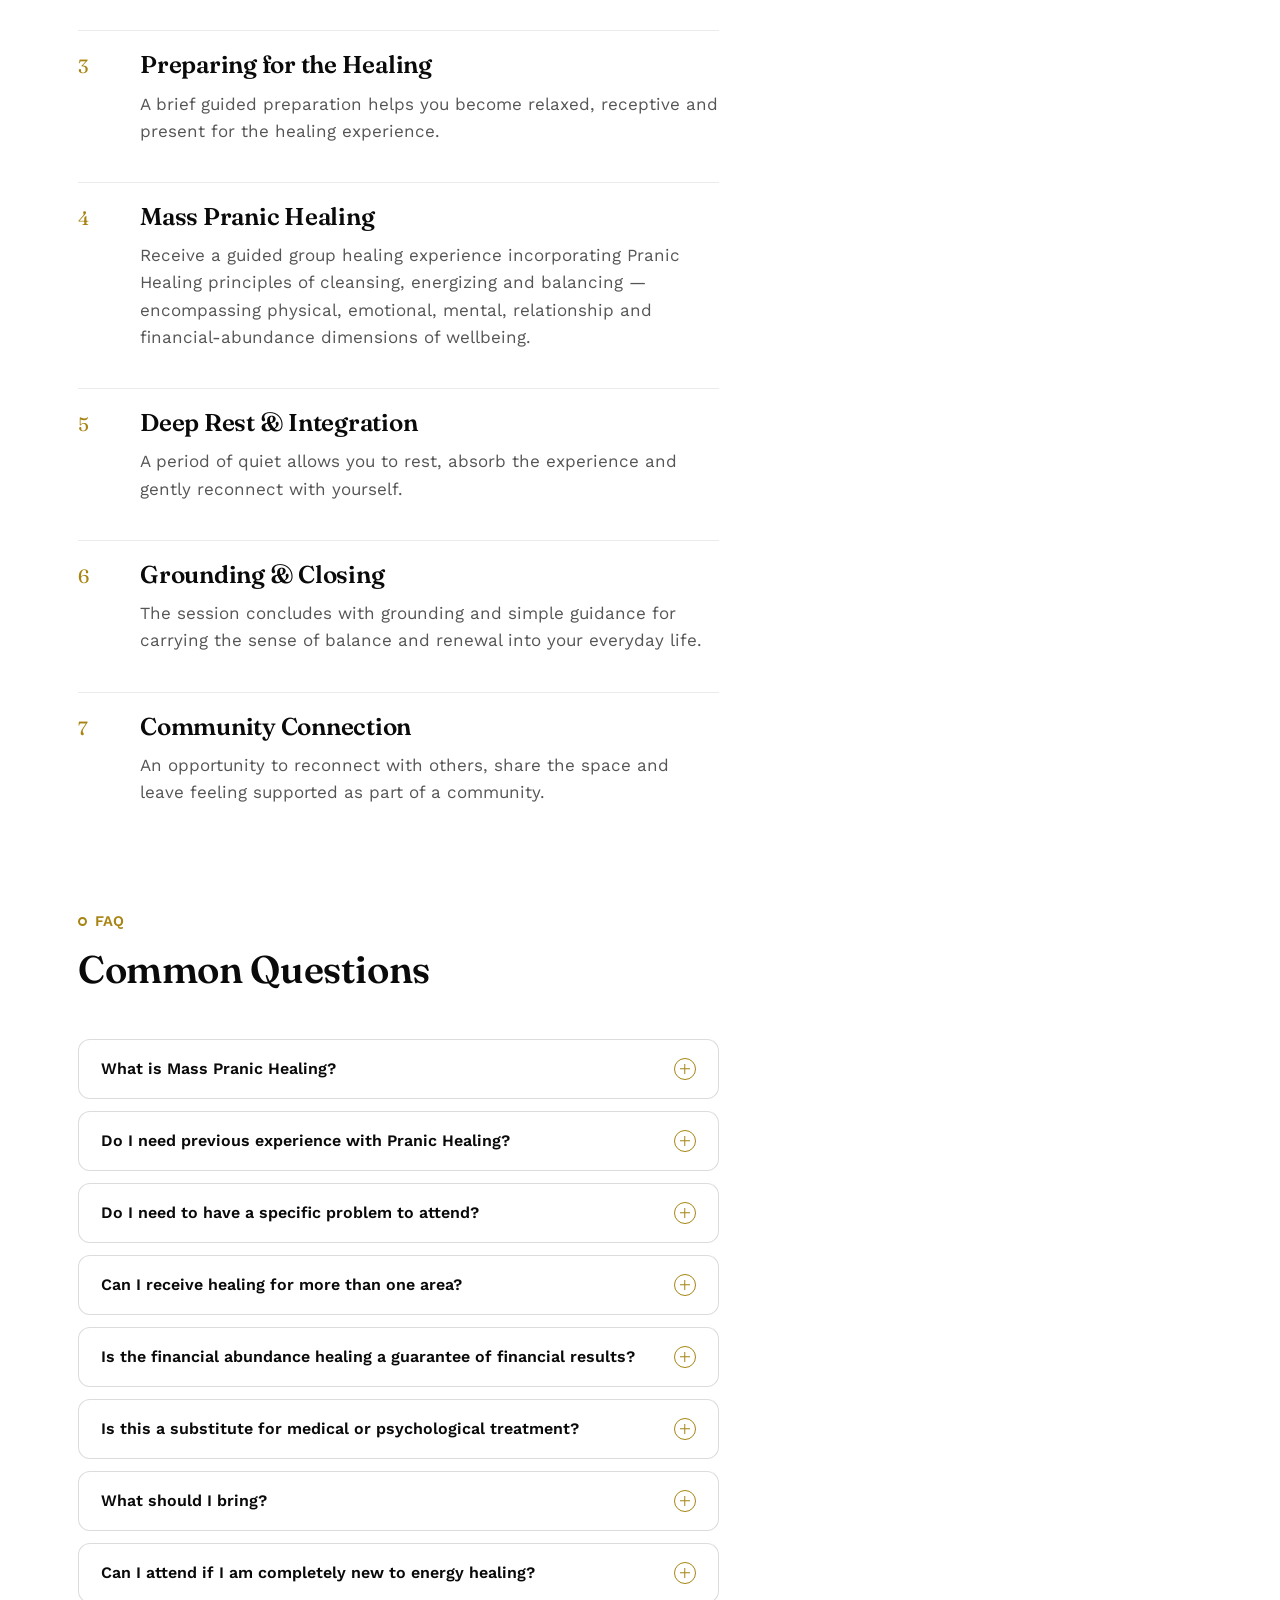
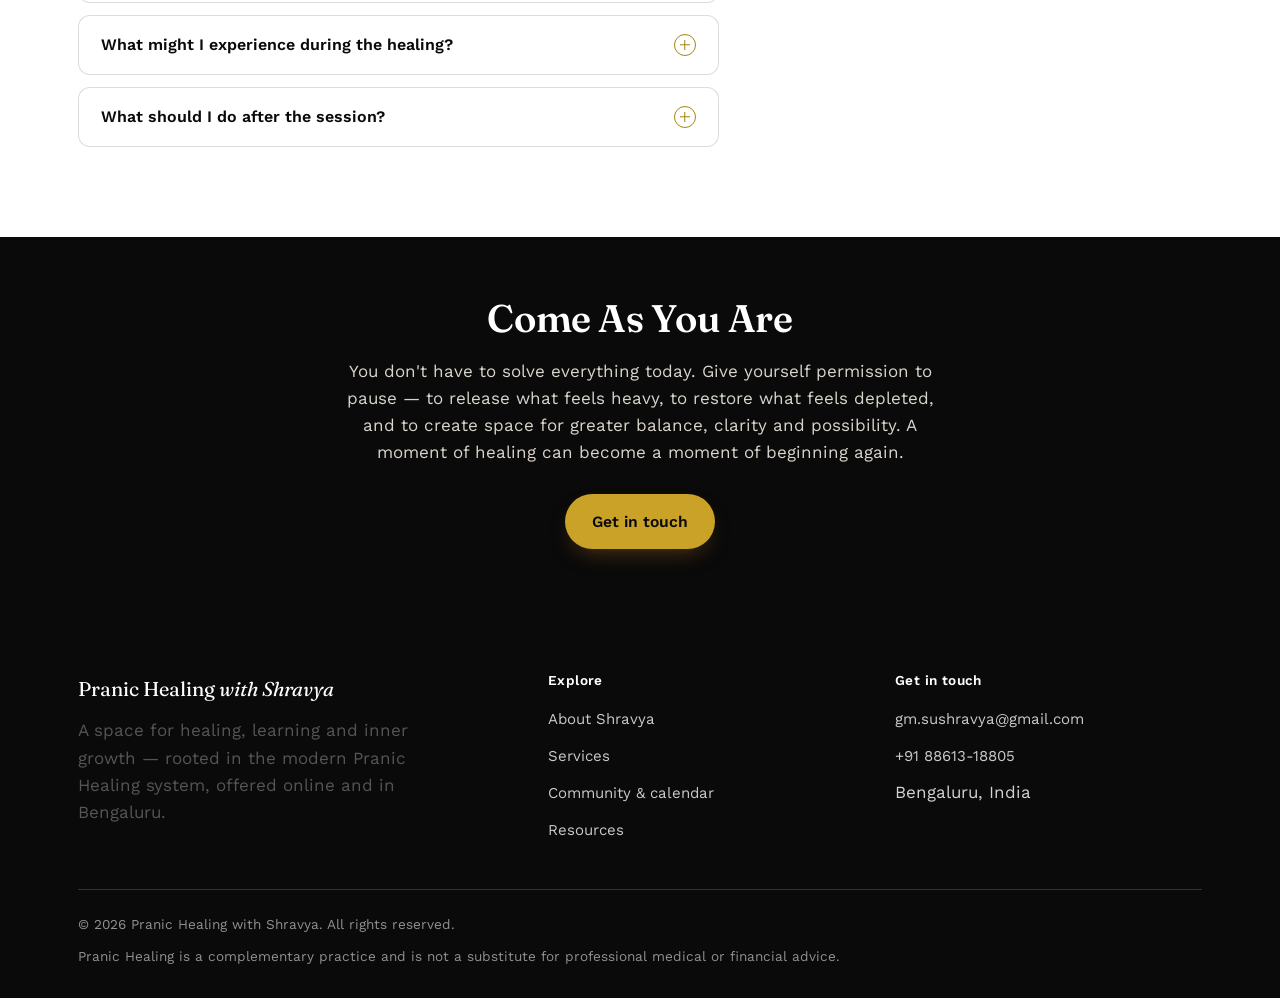
<file: events/mass-pranic-healing.html>
<!doctype html>
<html lang="en">
<head>
<meta charset="UTF-8">
<meta name="viewport" content="width=device-width, initial-scale=1.0">
<title>Mass Pranic Healing — Pranic Healing with Shravya</title>
<meta name="description" content="Mass Pranic Healing brings a small group together online to receive deep energetic support for the body, mind, emotions, relationships and abundance.">
<meta name="theme-color" content="#0F3D39">
<link rel="preconnect" href="https://fonts.googleapis.com">
<link rel="stylesheet" href="../css/style.css">
</head>
<body>
  <a class="skip-link" href="#main">Skip to content</a>
  <header class="site-header">
    <div class="container nav">
      <a class="brand" href="../index.html">
        <svg class="mark" viewBox="0 0 40 40" fill="none" xmlns="http://www.w3.org/2000/svg" aria-hidden="true">
      <circle cx="20" cy="20" r="19" stroke="#0F3D39" stroke-width="1.3" opacity="0.5"/>
      <circle cx="20" cy="20" r="13" stroke="#E0577C" stroke-width="1.3" opacity="0.7"/>
      <circle cx="20" cy="20" r="7" fill="#E7A23A"/>
    </svg>
        <span>Pranic Healing <span class="italic">with Shravya</span><span class="brand-sub">ONLINE &amp; IN-PERSON</span></span>
      </a>
      <ul class="nav-links" id="nav-links">
        <li><a class="" href="../index.html">Home</a></li>
        <li><a class="" href="../about.html">About</a></li>
        <li><a class="" href="../services.html">Services</a></li>
        <li><a class="active" href="../events.html">Community &amp; Calendar</a></li>
        <li><a class="" href="../blog.html">Resources</a></li>
      </ul>
      <div class="nav-cta">
        <a class="btn btn-primary" href="../contact.html">Get in Touch</a>
        <button class="nav-toggle" aria-label="Toggle menu" aria-expanded="false">
          <span></span>
        </button>
      </div>
    </div>
  </header>
<main id="main">

  <section class="event-hero">
    <div class="corner-deco" style="position:absolute;right:-60px;top:-60px;"><svg width="360" height="360" viewBox="0 0 360 360" fill="none" xmlns="http://www.w3.org/2000/svg" aria-hidden="true">
      <circle cx="180" cy="180" r="178" stroke="#FFF9EE" stroke-opacity="0.14" stroke-width="1"/>
      <circle cx="180" cy="180" r="132" stroke="#E7A23A" stroke-opacity="0.3" stroke-width="1"/>
      <circle cx="180" cy="180" r="88" stroke="#FFF9EE" stroke-opacity="0.18" stroke-width="1"/>
      <circle cx="180" cy="180" r="46" stroke="#E0577C" stroke-opacity="0.35" stroke-width="1"/>
    </svg></div>
    <div class="container">
      <a class="back-link" href="../events.html">&larr; Back to community &amp; events</a>
      <div class="chips">
        <span class="chip chip-online">Online</span>
        <span class="chip chip-online">Weekly · Every Tuesday</span>
      </div>
      <h1>Mass Pranic Healing</h1>
      <p class="lede" style="font-style:italic; margin-bottom:8px;">Deep Healing for the Body, Mind, Emotions, Relationships &amp; Abundance</p>
      <p class="lede">Sometimes we don't need to push harder — we need a moment to pause, release and restore. Life can leave us carrying more than we realize: physical fatigue, emotional heaviness, mental stress, relationship challenges, financial worries, and patterns that quietly drain our energy. A Mass Pranic Healing session offers a dedicated space to step away from the demands of everyday life and receive energetic support across the different dimensions of your life, working with the body's energy field through cleansing, energizing and balancing. You don't need to arrive with everything figured out — simply come as you are, and create space for healing, renewal and a fresh sense of possibility.</p>
      
     <div class="event-image-upload" data-event-image-upload>
      <img src="mass-healing.png" width="1100" height="300" alt="A descriptive summary of the image">
      </div>
      <div class="event-facts">
        <div><div class="label">When</div><div class="value">Every Tuesday</div></div>
        <div><div class="label">Format</div><div class="value">Online</div></div>
        <div><div class="label">Duration</div><div class="value">Roughly 45–60 minutes</div></div>
        <div><div class="label">Best for</div><div class="value" style="font-size:1rem;">Open to everyone, no experience needed</div></div>
      </div>
      <div class="hero-actions">
        <a class="btn btn-marigold" href="../contact.html">Reserve your spot</a>
        <a class="btn btn-ghost-light" href="../events.html">See full schedule</a>
      </div>
    </div>
  </section>

  <section>
    <div class="container detail-grid">
      <div>
        <div class="section-head">
          <div class="eyebrow"><span class="ring"></span>Benefits</div>
          <h2>What the Mass Pranic Healing Offers</h2>
        </div>
        <ul class="benefit-list">
        <li><span class="dot"></span><p><strong>Physical Healing</strong>Support the body's energetic balance and create space for relaxation, renewal and vitality.</p></li>
        <li><span class="dot"></span><p><strong>Emotional Healing</strong>Release accumulated emotional heaviness and support greater emotional balance, calm and lightness.</p></li>
        <li><span class="dot"></span><p><strong>Mental Healing</strong>Create space from persistent mental stress and overwhelm, supporting greater clarity and inner steadiness.</p></li>
        <li><span class="dot"></span><p><strong>Relationship Healing</strong>Work with energetic patterns surrounding relationships, helping create greater openness, harmony, compassion and understanding.</p></li>
        <li><span class="dot"></span><p><strong>Financial Abundance Healing</strong>Explore energetic patterns connected with scarcity, fear, limitation and resistance around money and prosperity.</p></li>
        <li><span class="dot"></span><p><strong>Deep Energetic Cleansing</strong>Pranic Healing traditionally works with energetic cleansing to remove congested or depleted energy and restore greater balance.</p></li>
        <li><span class="dot"></span><p><strong>Renewed Energy &amp; Vitality</strong>Support a sense of being refreshed, recharged and more capable of engaging with everyday life.</p></li>
        <li><span class="dot"></span><p><strong>Greater Inner Balance</strong>Create a stronger sense of equilibrium across different areas of life rather than focusing on one concern in isolation.</p></li>
        <li><span class="dot"></span><p><strong>Space to Let Go</strong>Sometimes healing begins simply by giving yourself permission to stop carrying everything for a while.</p></li>
        </ul>
        

        <div class="section-head" style="margin-top:64px;">
          <div class="eyebrow"><span class="ring"></span>What to expect</div>
          <h2>How the Session Flows</h2>
        </div>
        <div class="steps">
        <div class="step"><div class="num"></div><div><h3>Arrival &amp; Settling</h3><p>Take a moment to leave behind the pace of everyday life and arrive fully in the space.</p></div></div>
        <div class="step"><div class="num"></div><div><h3>Setting Your Intention</h3><p>You are invited to bring awareness to the areas of life where you would most like to experience healing, renewal or greater balance.</p></div></div>
        <div class="step"><div class="num"></div><div><h3>Preparing for the Healing</h3><p>A brief guided preparation helps you become relaxed, receptive and present for the healing experience.</p></div></div>
        <div class="step"><div class="num"></div><div><h3>Mass Pranic Healing</h3><p>Receive a guided group healing experience incorporating Pranic Healing principles of cleansing, energizing and balancing — encompassing physical, emotional, mental, relationship and financial-abundance dimensions of wellbeing.</p></div></div>
        <div class="step"><div class="num"></div><div><h3>Deep Rest &amp; Integration</h3><p>A period of quiet allows you to rest, absorb the experience and gently reconnect with yourself.</p></div></div>
        <div class="step"><div class="num"></div><div><h3>Grounding &amp; Closing</h3><p>The session concludes with grounding and simple guidance for carrying the sense of balance and renewal into your everyday life.</p></div></div>
        <div class="step"><div class="num"></div><div><h3>Community Connection</h3><p>An opportunity to reconnect with others, share the space and leave feeling supported as part of a community.</p></div></div>
        </div>

        <div class="section-head" style="margin-top:64px;">
          <div class="eyebrow"><span class="ring"></span>FAQ</div>
          <h2>Common Questions</h2>
        </div>
        <div class="faq">
        <div class="faq-item">
          <button class="faq-q" aria-expanded="false"><span>What is Mass Pranic Healing?</span><span class="plus"></span></button>
          <div class="faq-a"><p>It is a group healing experience based on Pranic Healing principles, where multiple participants receive energetic healing together in a guided setting.</p></div>
        </div>
        <div class="faq-item">
          <button class="faq-q" aria-expanded="false"><span>Do I need previous experience with Pranic Healing?</span><span class="plus"></span></button>
          <div class="faq-a"><p>No. The session is open to beginners as well as people who are already familiar with Pranic Healing.</p></div>
        </div>
        <div class="faq-item">
          <button class="faq-q" aria-expanded="false"><span>Do I need to have a specific problem to attend?</span><span class="plus"></span></button>
          <div class="faq-a"><p>Not at all. You may come with a particular area you'd like to work on, or simply with a desire to feel more balanced, renewed and energized.</p></div>
        </div>
        <div class="faq-item">
          <button class="faq-q" aria-expanded="false"><span>Can I receive healing for more than one area?</span><span class="plus"></span></button>
          <div class="faq-a"><p>Yes. The session is designed as a deep, holistic healing experience, encompassing physical, emotional, mental, relationship and financial-abundance dimensions.</p></div>
        </div>
        <div class="faq-item">
          <button class="faq-q" aria-expanded="false"><span>Is the financial abundance healing a guarantee of financial results?</span><span class="plus"></span></button>
          <div class="faq-a"><p>No. The session does not guarantee financial outcomes. The financial-abundance component focuses on energetic patterns and personal awareness and should complement practical financial and life decisions.</p></div>
        </div>
        <div class="faq-item">
          <button class="faq-q" aria-expanded="false"><span>Is this a substitute for medical or psychological treatment?</span><span class="plus"></span></button>
          <div class="faq-a"><p>No. Pranic Healing should not be considered a substitute for qualified medical, psychological or other professional care. If you have a health concern, continue to seek appropriate professional support.</p></div>
        </div>
        <div class="faq-item">
          <button class="faq-q" aria-expanded="false"><span>What should I bring?</span><span class="plus"></span></button>
          <div class="faq-a"><p>Come in comfortable clothing and allow yourself enough time to arrive without rushing. No special experience or preparation is required.</p></div>
        </div>
        <div class="faq-item">
          <button class="faq-q" aria-expanded="false"><span>Can I attend if I am completely new to energy healing?</span><span class="plus"></span></button>
          <div class="faq-a"><p>Yes. The session is designed to be accessible even if you have never experienced Pranic Healing before.</p></div>
        </div>
        <div class="faq-item">
          <button class="faq-q" aria-expanded="false"><span>What might I experience during the healing?</span><span class="plus"></span></button>
          <div class="faq-a"><p>Everyone's experience is different. Some people may experience deep relaxation, warmth, lightness, calm or other sensations, while others may simply experience a quiet sense of rest. There is no particular experience you need to have.</p></div>
        </div>
        <div class="faq-item">
          <button class="faq-q" aria-expanded="false"><span>What should I do after the session?</span><span class="plus"></span></button>
          <div class="faq-a"><p>Give yourself a little space to rest and integrate. Stay hydrated, move gently, and allow yourself to notice any changes in how you feel over the following hours or days.</p></div>
        </div>
        </div>
      </div>

      <aside class="sticky-side">
        <div class="side-card">
          <h4>Join this session</h4>
          <p class="small" style="margin-bottom:16px;">Get in touch to confirm your spot and receive the joining link or venue details.</p>
          <a class="btn btn-primary" style="width:100%; justify-content:center;" href="../contact.html">Reserve your spot</a>
        </div>
        <div class="side-card">
          <h4>Useful links</h4>
          <ul class="links">
<li><a href="https://www.worldpranichealing.com/" target="_blank" rel="noopener">World Pranic Healing ↗</a></li>
<li><a href="https://pranichealingusa.com/" target="_blank" rel="noopener">Pranic Healing USA ↗</a></li>
<li><a href="https://pranichealing.com/" target="_blank" rel="noopener">Institute for Inner Studies ↗</a></li>
          </ul>
        </div>
        <div class="side-card">
          <h4>Other sessions you might like</h4>
          <ul>
<li><a href="introduction-to-pranic-healing.html">Introduction to Pranic Healing & Its Applications <span class="small" style="color:var(--ink-soft);">— Every Wednesday</span></a></li>
<li><a href="twin-hearts-meditation.html">Meditation on the Twin Hearts <span class="small" style="color:var(--ink-soft);">— Every Thursday</span></a></li>
<li><a href="community-catchup.html">Community Catchup <span class="small" style="color:var(--ink-soft);">— Every Friday</span></a></li>
          </ul>
        </div>
      </aside>
    </div>
  </section>

  <section class="bg-teal section-tight">
    <div class="container" style="text-align:center;">
      <h2 style="max-width:26ch; margin:0 auto 18px;">Come As You Are</h2>
      <p style="max-width:56ch; margin:0 auto 28px; color:rgba(255,249,238,0.85);">You don't have to solve everything today. Give yourself permission to pause — to release what feels heavy, to restore what feels depleted, and to create space for greater balance, clarity and possibility. A moment of healing can become a moment of beginning again.</p>
      <a class="btn btn-marigold" href="../contact.html">Get in touch</a>
    </div>
  </section>

</main>
  <footer class="site-footer">
    <div class="container">
      <div class="footer-grid">
        <div>
          <div class="footer-brand">Pranic Healing <span class="italic">with Shravya</span></div>
          <p style="max-width:34ch;">A space for healing, learning and inner growth — rooted in the modern Pranic Healing system, offered online and in Bengaluru.</p>
        </div>
        <div>
          <h4>Explore</h4>
          <ul>
            <li><a href="../about.html">About Shravya</a></li>
            <li><a href="../services.html">Services</a></li>
            <li><a href="../events.html">Community &amp; calendar</a></li>
            <li><a href="../blog.html">Resources</a></li>
          </ul>
        </div>
        <div>
          <h4>Get in touch</h4>
          <ul>
            <li><a href="mailto:gm.sushravya@gmail.com">gm.sushravya@gmail.com</a></li>
            <li><a href="tel:+918861318805">+91 88613-18805</a></li>
            <li>Bengaluru, India</li>
          </ul>
        </div>
      </div>
      <div class="footer-bottom">
        <span>© 2026 Pranic Healing with Shravya. All rights reserved.</span>
        <span>Pranic Healing is a complementary practice and is not a substitute for professional medical or financial advice.</span>
      </div>
    </div>
  </footer>
  <script src="../js/main.js"></script>
</body>
</html>
</file>
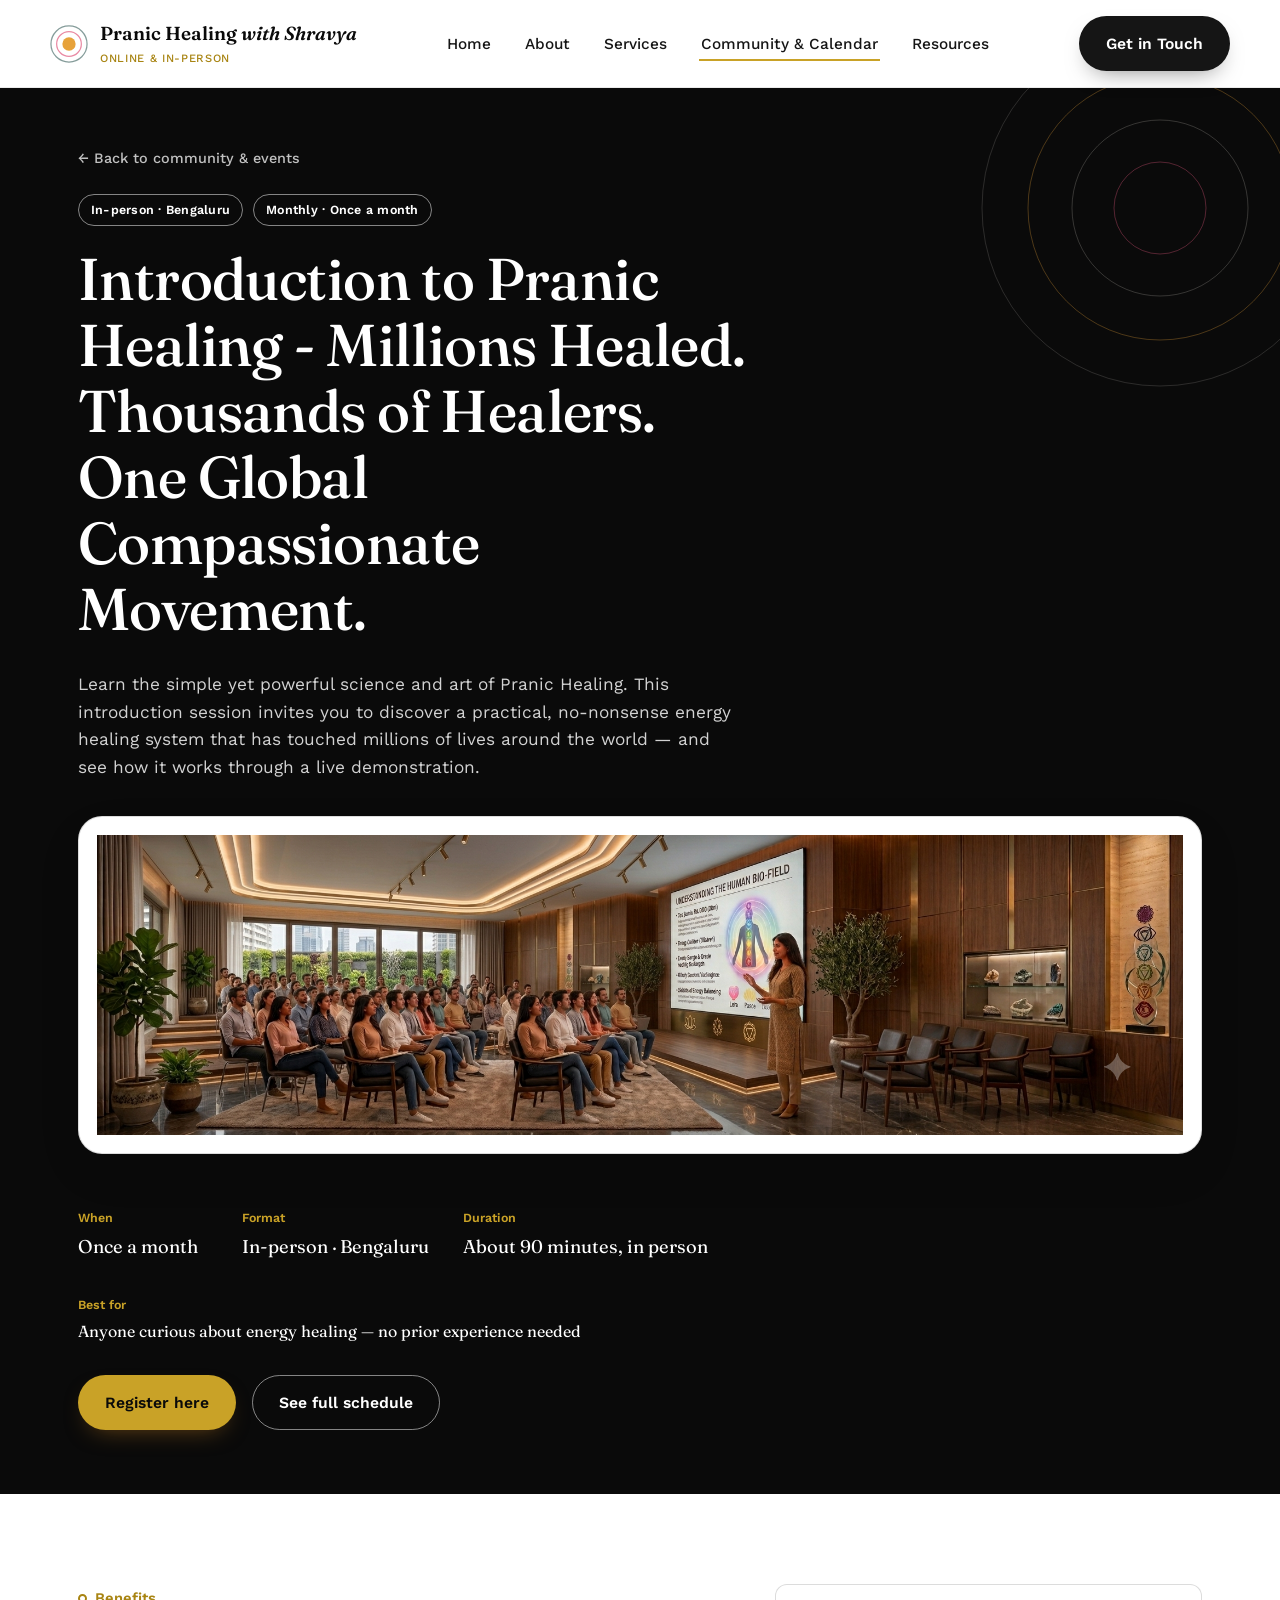
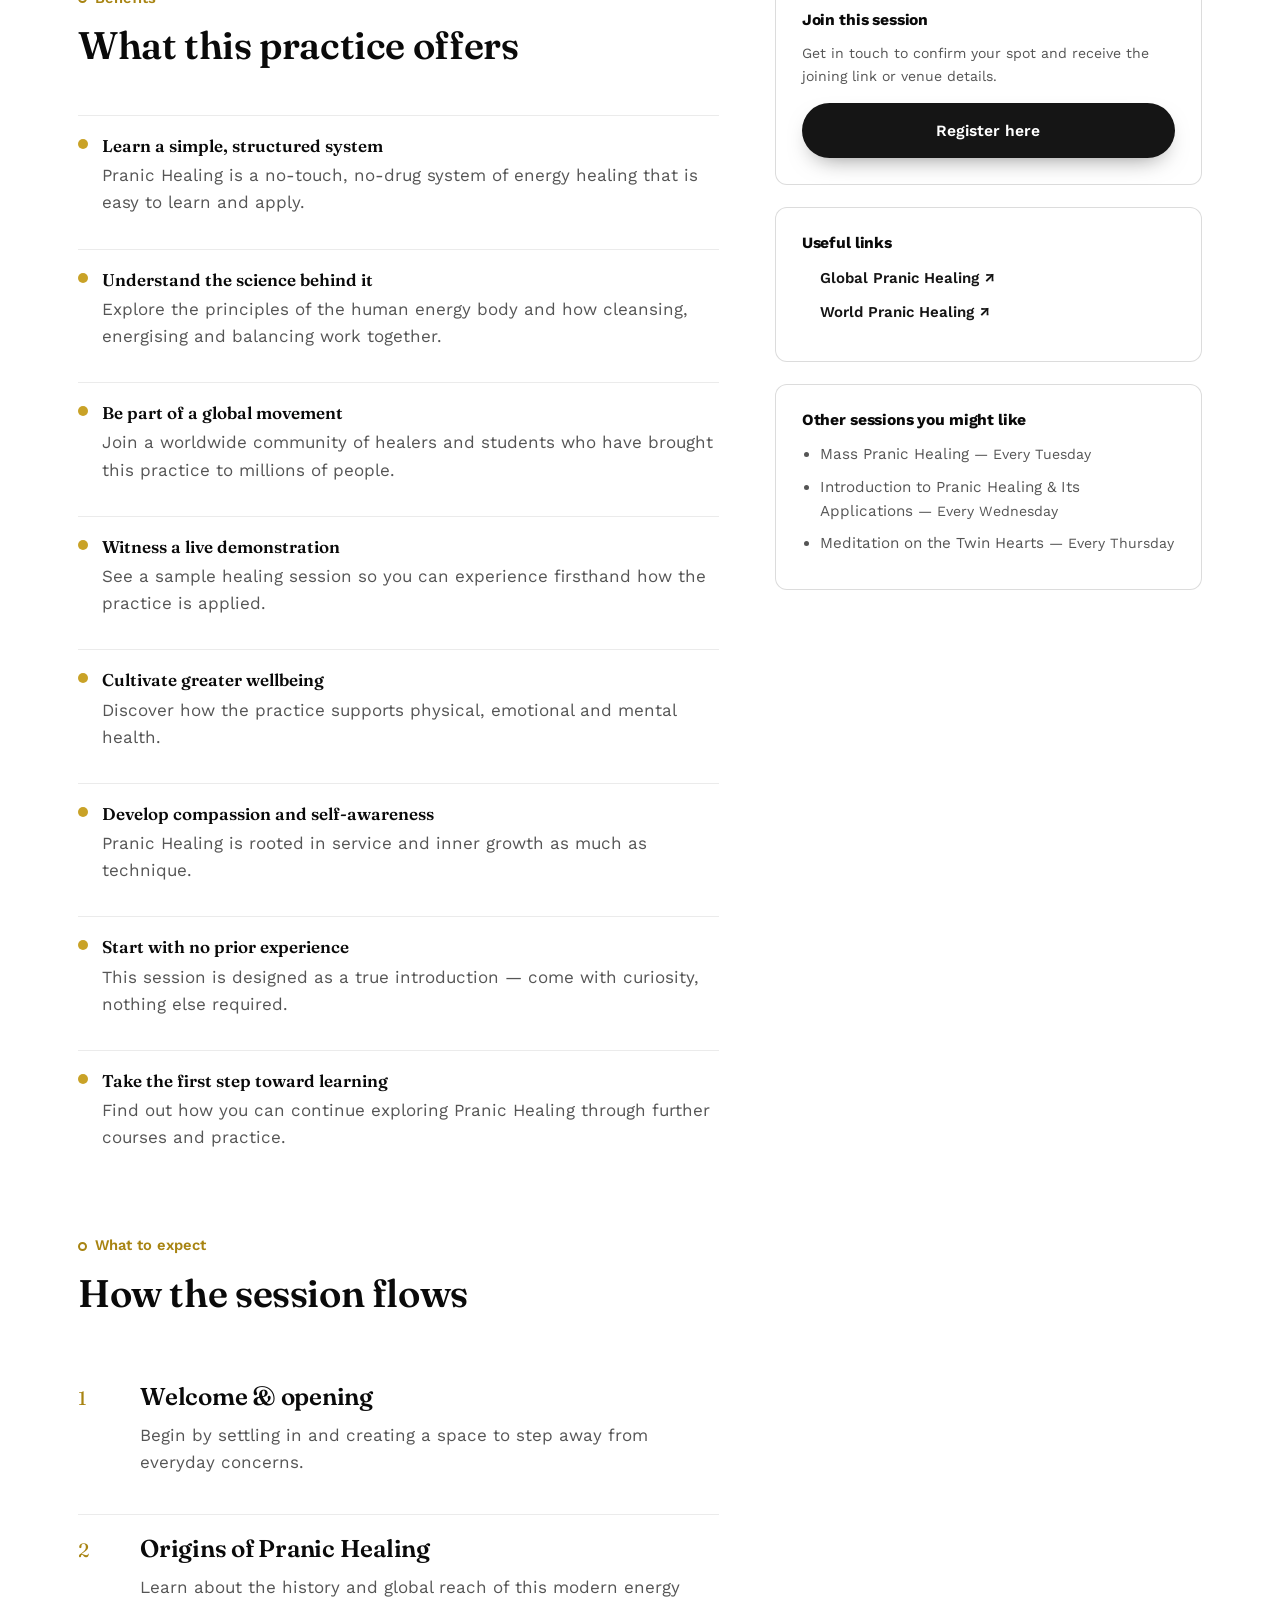
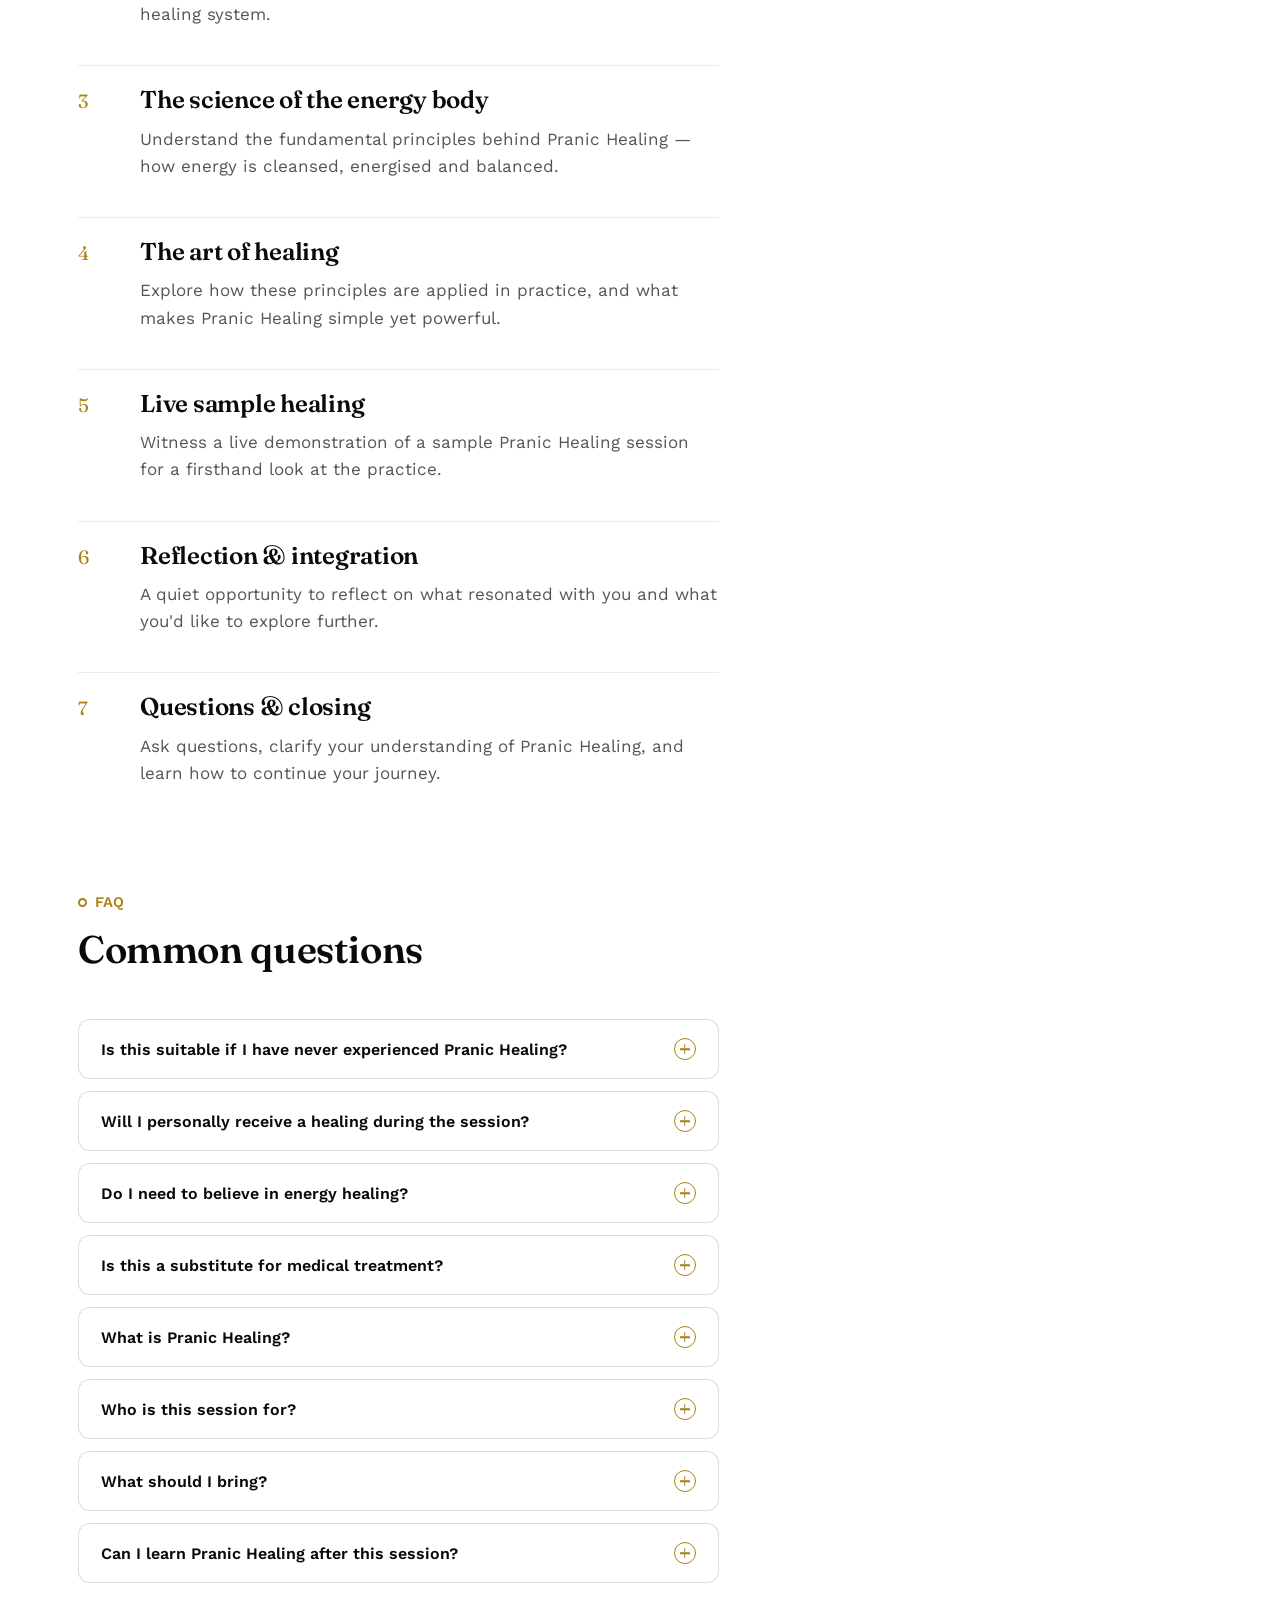
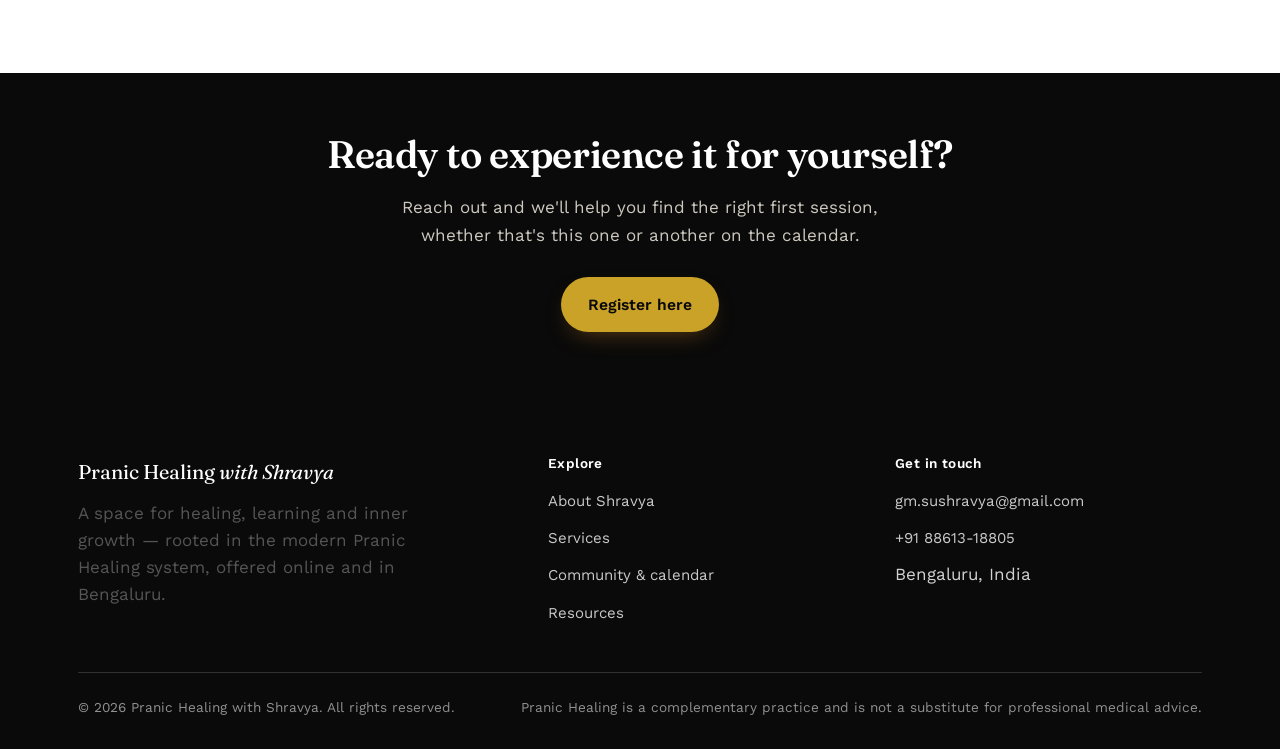
<file: events/pranic-healing-intro.html>
<!doctype html>
<html lang="en">
<head>
<meta charset="UTF-8">
<meta name="viewport" content="width=device-width, initial-scale=1.0">
<title>Introduction Session — Pranic Healing — Pranic Healing with Shravya</title>
<meta name="description" content="Millions healed. Thousands of healers. One global compassionate movement. Join a monthly in-person introduction session and learn the simple yet powerful science and art of Pranic Healing.">
<meta name="theme-color" content="#0F3D39">
<link rel="preconnect" href="https://fonts.googleapis.com">
<link rel="stylesheet" href="../css/style.css">
</head>
<body>
  <a class="skip-link" href="#main">Skip to content</a>
  <header class="site-header">
    <div class="container nav">
      <a class="brand" href="../index.html">
        <svg class="mark" viewBox="0 0 40 40" fill="none" xmlns="http://www.w3.org/2000/svg" aria-hidden="true">
      <circle cx="20" cy="20" r="19" stroke="#0F3D39" stroke-width="1.3" opacity="0.5"/>
      <circle cx="20" cy="20" r="13" stroke="#E0577C" stroke-width="1.3" opacity="0.7"/>
      <circle cx="20" cy="20" r="7" fill="#E7A23A"/>
    </svg>
        <span>Pranic Healing <span class="italic">with Shravya</span><span class="brand-sub">ONLINE &amp; IN-PERSON</span></span>
      </a>
      <ul class="nav-links" id="nav-links">
        <li><a class="" href="../index.html">Home</a></li>
        <li><a class="" href="../about.html">About</a></li>
        <li><a class="" href="../services.html">Services</a></li>
        <li><a class="active" href="../events.html">Community &amp; Calendar</a></li>
        <li><a class="" href="../blog.html">Resources</a></li>
      </ul>
      <div class="nav-cta">
        <a class="btn btn-primary" href="../contact.html">Get in Touch</a>
        <button class="nav-toggle" aria-label="Toggle menu" aria-expanded="false">
          <span></span>
        </button>
      </div>
    </div>
  </header>
<main id="main">

  <section class="event-hero">
    <div class="corner-deco" style="position:absolute;right:-60px;top:-60px;"><svg width="360" height="360" viewBox="0 0 360 360" fill="none" xmlns="http://www.w3.org/2000/svg" aria-hidden="true">
      <circle cx="180" cy="180" r="178" stroke="#FFF9EE" stroke-opacity="0.14" stroke-width="1"/>
      <circle cx="180" cy="180" r="132" stroke="#E7A23A" stroke-opacity="0.3" stroke-width="1"/>
      <circle cx="180" cy="180" r="88" stroke="#FFF9EE" stroke-opacity="0.18" stroke-width="1"/>
      <circle cx="180" cy="180" r="46" stroke="#E0577C" stroke-opacity="0.35" stroke-width="1"/>
    </svg></div>
    <div class="container">
      <a class="back-link" href="../events.html">&larr; Back to community &amp; events</a>
      <div class="chips">
        <span class="chip chip-offline">In-person · Bengaluru</span>
        <span class="chip chip-monthly">Monthly · Once a month</span>
      </div>
      <h1>Introduction to Pranic Healing - Millions Healed. Thousands of Healers. One Global Compassionate Movement.</h1>
      <p class="lede">Learn the simple yet powerful science and art of Pranic Healing. This introduction session invites you to discover a practical, no-nonsense energy healing system that has touched millions of lives around the world — and see how it works through a live demonstration.</p>
      <div class="event-image-upload" data-event-image-upload>
              <img src="pranichealing-introbasic.png" width="1100" height="300" alt="A descriptive summary of the image">
      </div>
      <div class="event-facts">
        <div><div class="label">When</div><div class="value">Once a month</div></div>
        <div><div class="label">Format</div><div class="value">In-person · Bengaluru</div></div>
        <div><div class="label">Duration</div><div class="value">About 90 minutes, in person</div></div>
        <div><div class="label">Best for</div><div class="value" style="font-size:1rem;">Anyone curious about energy healing — no prior experience needed</div></div>
      </div>
      <div class="hero-actions">
        <a class="btn btn-marigold" href="../contact.html">Register here</a>
        <a class="btn btn-ghost-light" href="../events.html">See full schedule</a>
      </div>
    </div>
  </section>

  <section>
    <div class="container detail-grid">
      <div>
        <div class="section-head">
          <div class="eyebrow"><span class="ring"></span>Benefits</div>
          <h2>What this practice offers</h2>
        </div>
        <ul class="benefit-list">
        <li><span class="dot"></span><p><strong>Learn a simple, structured system</strong>Pranic Healing is a no-touch, no-drug system of energy healing that is easy to learn and apply.</p></li>
        <li><span class="dot"></span><p><strong>Understand the science behind it</strong>Explore the principles of the human energy body and how cleansing, energising and balancing work together.</p></li>
        <li><span class="dot"></span><p><strong>Be part of a global movement</strong>Join a worldwide community of healers and students who have brought this practice to millions of people.</p></li>
        <li><span class="dot"></span><p><strong>Witness a live demonstration</strong>See a sample healing session so you can experience firsthand how the practice is applied.</p></li>
        <li><span class="dot"></span><p><strong>Cultivate greater wellbeing</strong>Discover how the practice supports physical, emotional and mental health.</p></li>
        <li><span class="dot"></span><p><strong>Develop compassion and self-awareness</strong>Pranic Healing is rooted in service and inner growth as much as technique.</p></li>
        <li><span class="dot"></span><p><strong>Start with no prior experience</strong>This session is designed as a true introduction — come with curiosity, nothing else required.</p></li>
        <li><span class="dot"></span><p><strong>Take the first step toward learning</strong>Find out how you can continue exploring Pranic Healing through further courses and practice.</p></li>
        </ul>

        <div class="section-head" style="margin-top:64px;">
          <div class="eyebrow"><span class="ring"></span>What to expect</div>
          <h2>How the session flows</h2>
        </div>
        <div class="steps">
        <div class="step"><div class="num"></div><div><h3>Welcome &amp; opening</h3><p>Begin by settling in and creating a space to step away from everyday concerns.</p></div></div>
        <div class="step"><div class="num"></div><div><h3>Origins of Pranic Healing</h3><p>Learn about the history and global reach of this modern energy healing system.</p></div></div>
        <div class="step"><div class="num"></div><div><h3>The science of the energy body</h3><p>Understand the fundamental principles behind Pranic Healing — how energy is cleansed, energised and balanced.</p></div></div>
        <div class="step"><div class="num"></div><div><h3>The art of healing</h3><p>Explore how these principles are applied in practice, and what makes Pranic Healing simple yet powerful.</p></div></div>
        <div class="step"><div class="num"></div><div><h3>Live sample healing</h3><p>Witness a live demonstration of a sample Pranic Healing session for a firsthand look at the practice.</p></div></div>
        <div class="step"><div class="num"></div><div><h3>Reflection &amp; integration</h3><p>A quiet opportunity to reflect on what resonated with you and what you'd like to explore further.</p></div></div>
        <div class="step"><div class="num"></div><div><h3>Questions &amp; closing</h3><p>Ask questions, clarify your understanding of Pranic Healing, and learn how to continue your journey.</p></div></div>
        </div>

        <div class="section-head" style="margin-top:64px;">
          <div class="eyebrow"><span class="ring"></span>FAQ</div>
          <h2>Common questions</h2>
        </div>
        <div class="faq">
        <div class="faq-item">
          <button class="faq-q" aria-expanded="false"><span>Is this suitable if I have never experienced Pranic Healing?</span><span class="plus"></span></button>
          <div class="faq-a"><p>Absolutely. This session is designed as an introduction. You don't need any previous knowledge or experience.</p></div>
        </div>
        <div class="faq-item">
          <button class="faq-q" aria-expanded="false"><span>Will I personally receive a healing during the session?</span><span class="plus"></span></button>
          <div class="faq-a"><p>The session includes a live sample healing demonstration to help you understand and experience how Pranic Healing is approached. The exact format of participation is explained at the beginning of the session.</p></div>
        </div>
        <div class="faq-item">
          <button class="faq-q" aria-expanded="false"><span>Do I need to believe in energy healing?</span><span class="plus"></span></button>
          <div class="faq-a"><p>No. Come with curiosity and an open mind. The session is an opportunity to learn about and experience the approach for yourself.</p></div>
        </div>
        <div class="faq-item">
          <button class="faq-q" aria-expanded="false"><span>Is this a substitute for medical treatment?</span><span class="plus"></span></button>
          <div class="faq-a"><p>No. Pranic Healing is a complementary practice and does not replace professional medical care or advice.</p></div>
        </div>
        <div class="faq-item">
          <button class="faq-q" aria-expanded="false"><span>What is Pranic Healing?</span><span class="plus"></span></button>
          <div class="faq-a"><p>Pranic Healing is a simple, no-touch system of energy healing that works with the body's energy field to support cleansing, balancing and overall wellbeing.</p></div>
        </div>
        <div class="faq-item">
          <button class="faq-q" aria-expanded="false"><span>Who is this session for?</span><span class="plus"></span></button>
          <div class="faq-a"><p>Anyone curious about energy healing — whether you're seeking personal wellbeing, exploring a new practice, or considering becoming a healer yourself.</p></div>
        </div>
        <div class="faq-item">
          <button class="faq-q" aria-expanded="false"><span>What should I bring?</span><span class="plus"></span></button>
          <div class="faq-a"><p>Nothing specific is required. Come comfortably and with an open mind.</p></div>
        </div>
        <div class="faq-item">
          <button class="faq-q" aria-expanded="false"><span>Can I learn Pranic Healing after this session?</span><span class="plus"></span></button>
          <div class="faq-a"><p>Yes. This session is an introduction and an opportunity to experience a glimpse of the practice. If it resonates with you, you can explore Pranic Healing more deeply through further learning and practice.</p></div>
        </div>
        </div>
      </div>

      <aside class="sticky-side">
        <div class="side-card">
          <h4>Join this session</h4>
          <p class="small" style="margin-bottom:16px;">Get in touch to confirm your spot and receive the joining link or venue details.</p>
          <a class="btn btn-primary" style="width:100%; justify-content:center;" href="../contact.html">Register here</a>
        </div>
        <div class="side-card">
          <h4>Useful links</h4>
          <ul class="links">
<li><a href="https://www.globalpranichealing.com/" target="_blank" rel="noopener">Global Pranic Healing ↗</a></li>
<li><a href="https://www.worldpranichealing.com/" target="_blank" rel="noopener">World Pranic Healing ↗</a></li>
          </ul>
        </div>
        <div class="side-card">
          <h4>Other sessions you might like</h4>
          <ul>
<li><a href="mass-pranic-healing.html">Mass Pranic Healing <span class="small" style="color:var(--ink-soft);">— Every Tuesday</span></a></li>
<li><a href="introduction-to-pranic-healing.html">Introduction to Pranic Healing & Its Applications <span class="small" style="color:var(--ink-soft);">— Every Wednesday</span></a></li>
<li><a href="twin-hearts-meditation.html">Meditation on the Twin Hearts <span class="small" style="color:var(--ink-soft);">— Every Thursday</span></a></li>
          </ul>
        </div>
      </aside>
    </div>
  </section>

  <section class="bg-teal section-tight">
    <div class="container" style="text-align:center;">
      <h2 style="max-width:26ch; margin:0 auto 18px;">Ready to experience it for yourself?</h2>
      <p style="max-width:50ch; margin:0 auto 28px; color:rgba(255,249,238,0.8);">Reach out and we'll help you find the right first session, whether that's this one or another on the calendar.</p>
      <a class="btn btn-marigold" href="../contact.html">Register here</a>
    </div>
  </section>

</main>
  <footer class="site-footer">
    <div class="container">
      <div class="footer-grid">
        <div>
          <div class="footer-brand">Pranic Healing <span class="italic">with Shravya</span></div>
          <p style="max-width:34ch;">A space for healing, learning and inner growth — rooted in the modern Pranic Healing system, offered online and in Bengaluru.</p>
        </div>
        <div>
          <h4>Explore</h4>
          <ul>
            <li><a href="../about.html">About Shravya</a></li>
            <li><a href="../services.html">Services</a></li>
            <li><a href="../events.html">Community &amp; calendar</a></li>
            <li><a href="../blog.html">Resources</a></li>
          </ul>
        </div>
        <div>
          <h4>Get in touch</h4>
          <ul>
            <li><a href="mailto:gm.sushravya@gmail.com">gm.sushravya@gmail.com</a></li>
            <li><a href="tel:+918861318805">+91 88613-18805</a></li>
            <li>Bengaluru, India</li>
          </ul>
        </div>
      </div>
      <div class="footer-bottom">
        <span>© 2026 Pranic Healing with Shravya. All rights reserved.</span>
        <span>Pranic Healing is a complementary practice and is not a substitute for professional medical advice.</span>
      </div>
    </div>
  </footer>
  <script src="../js/main.js"></script>
</body>
</html>
</file>
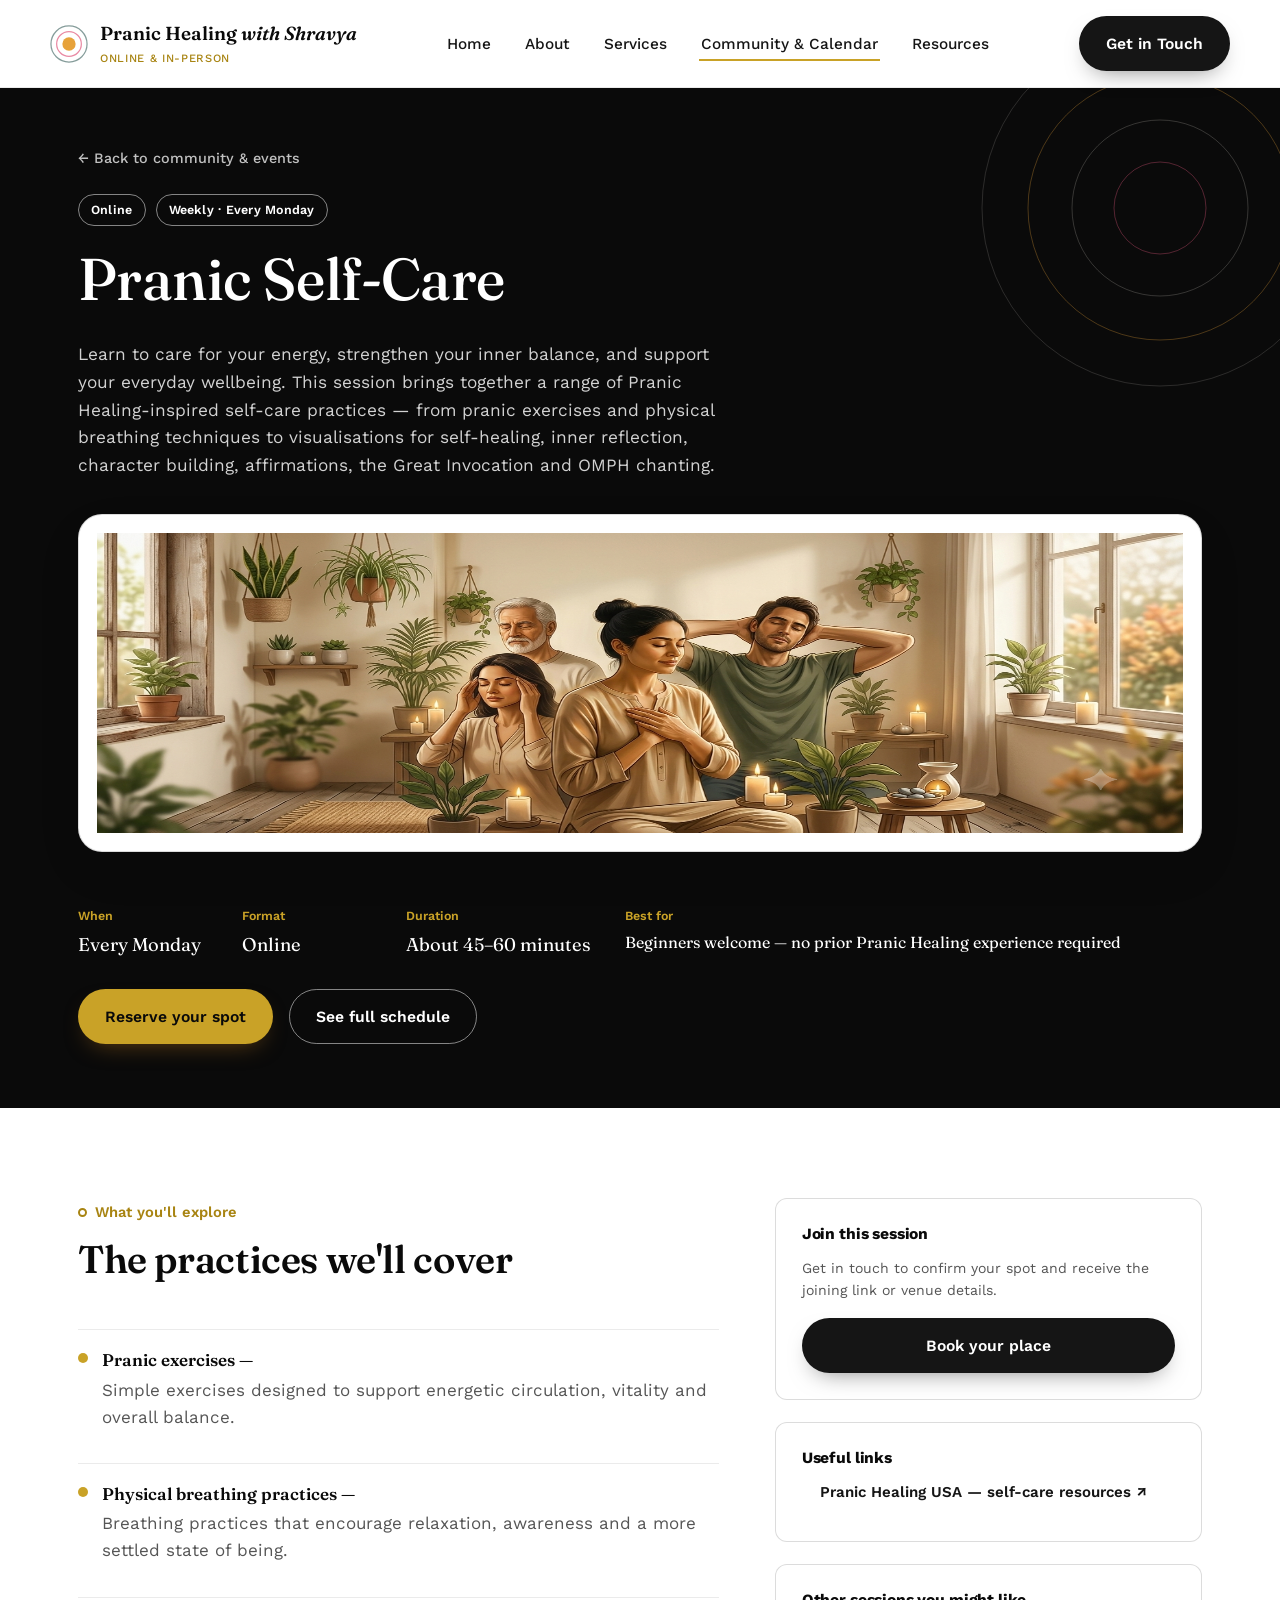
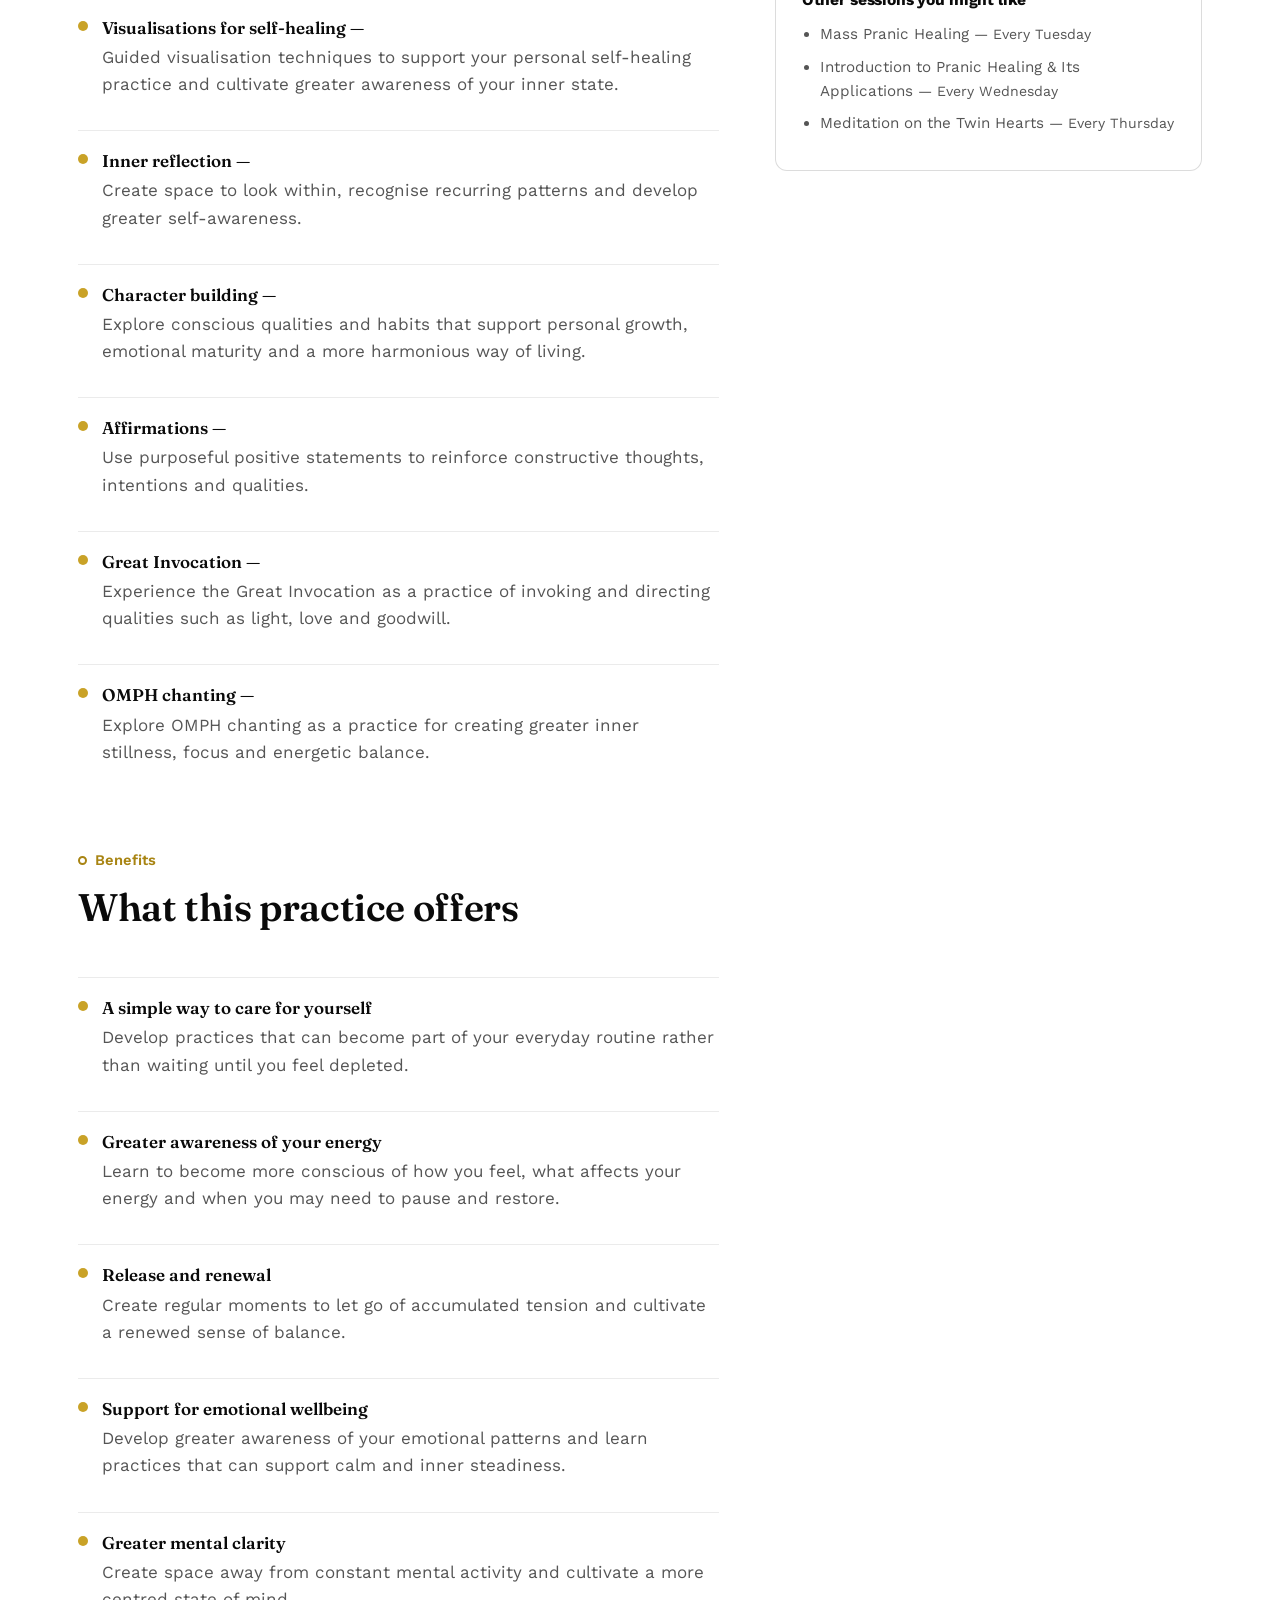
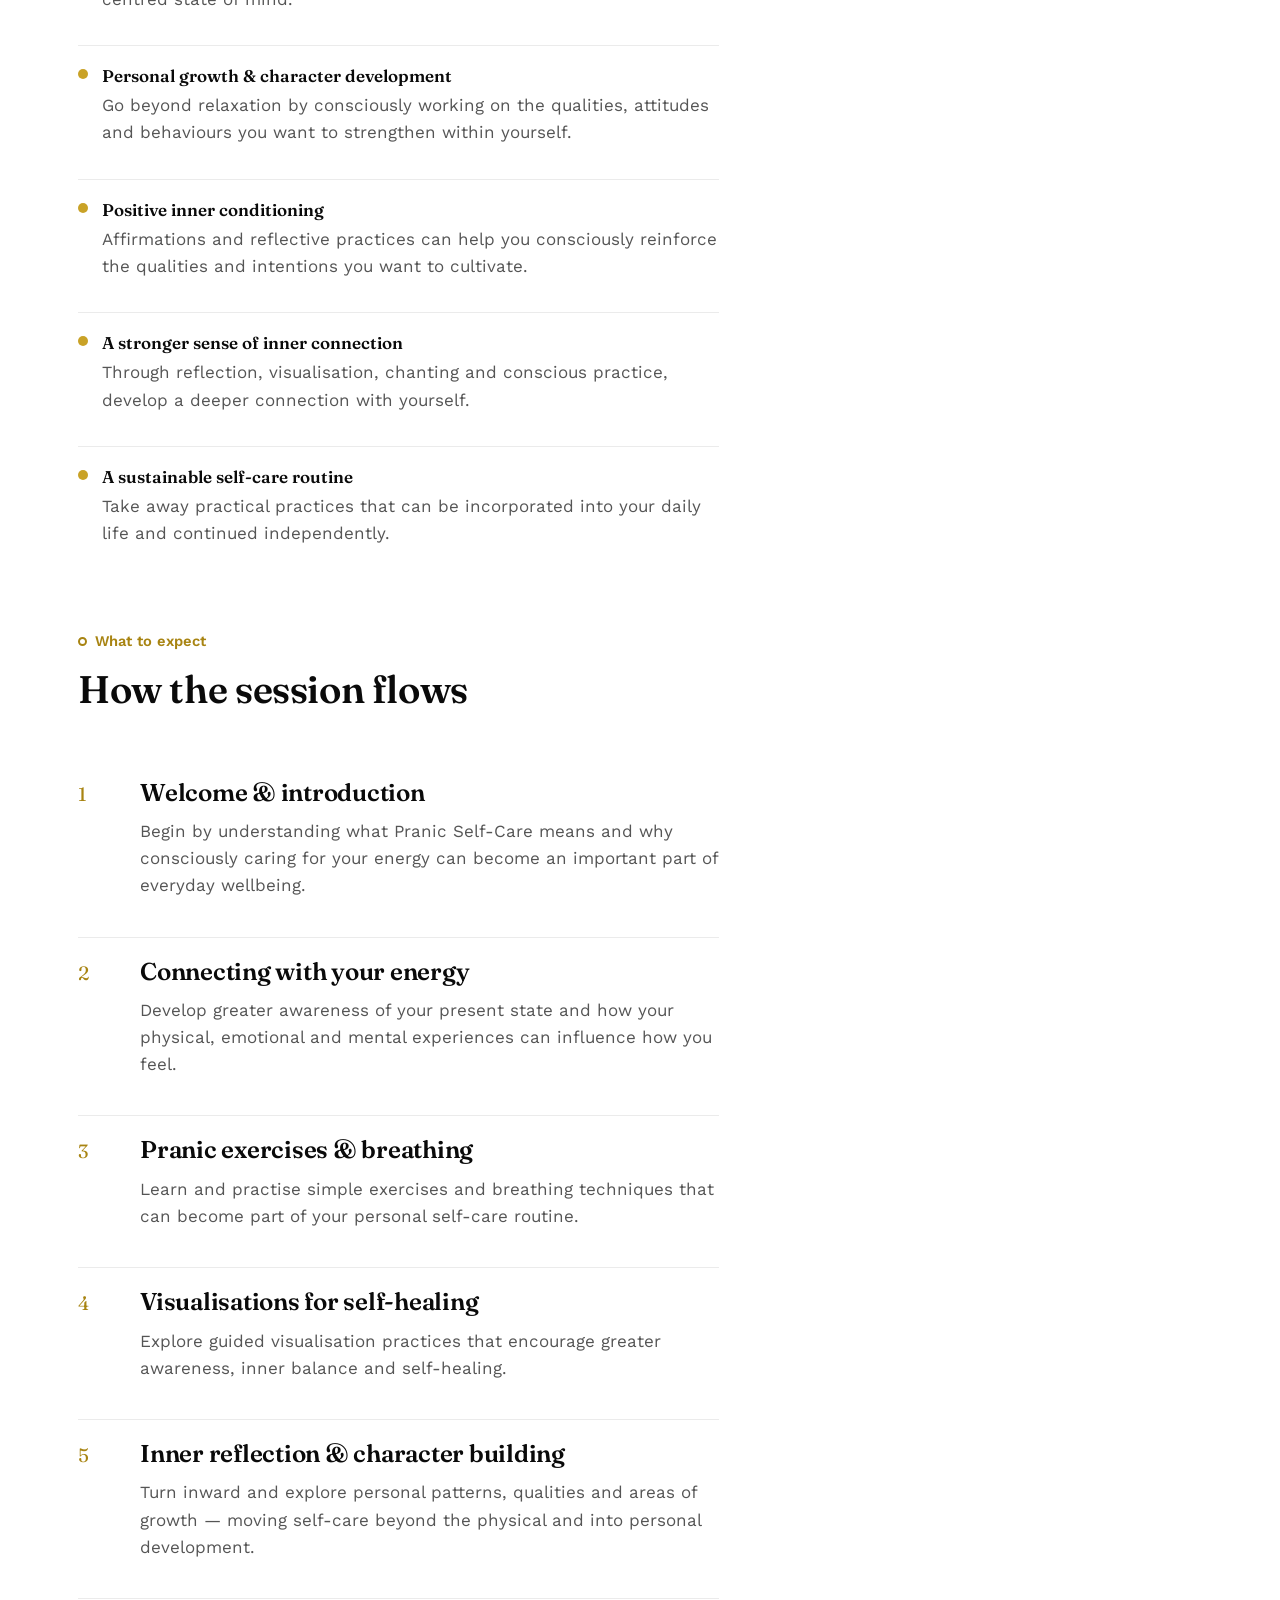
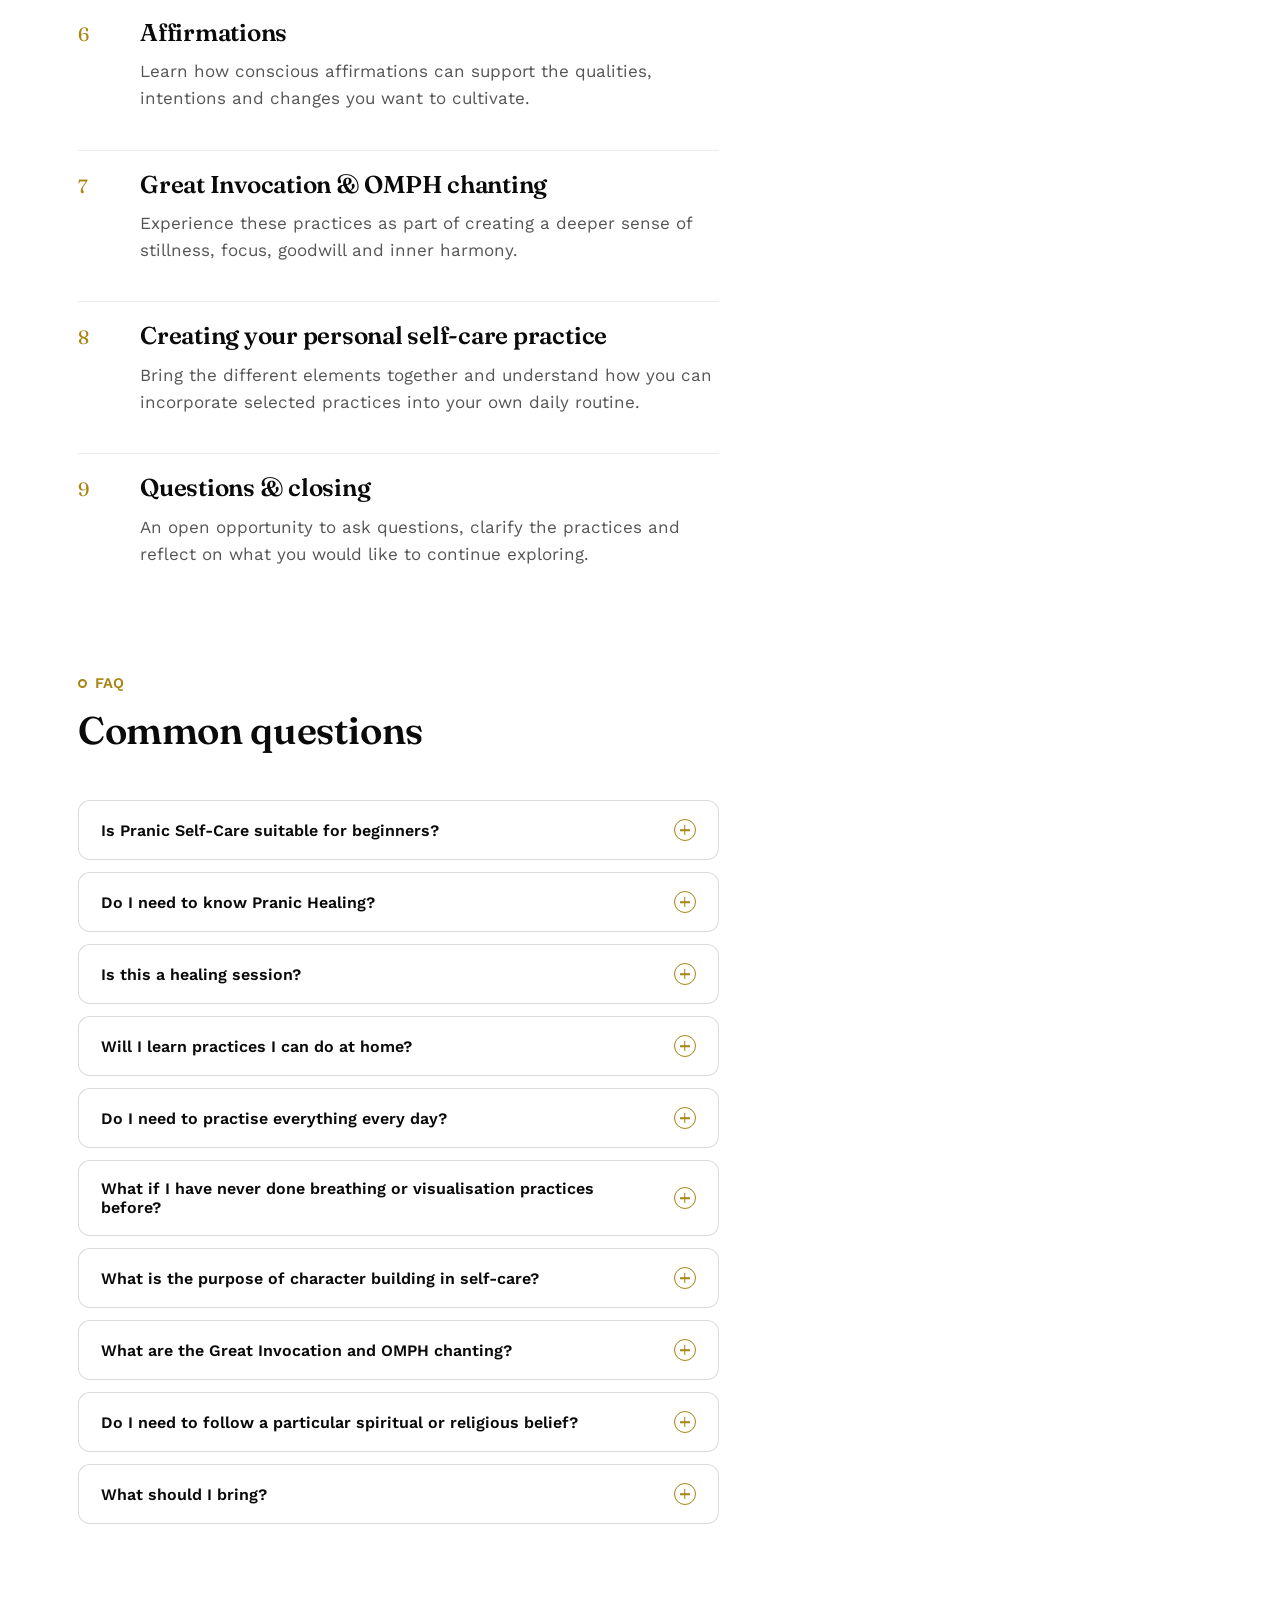
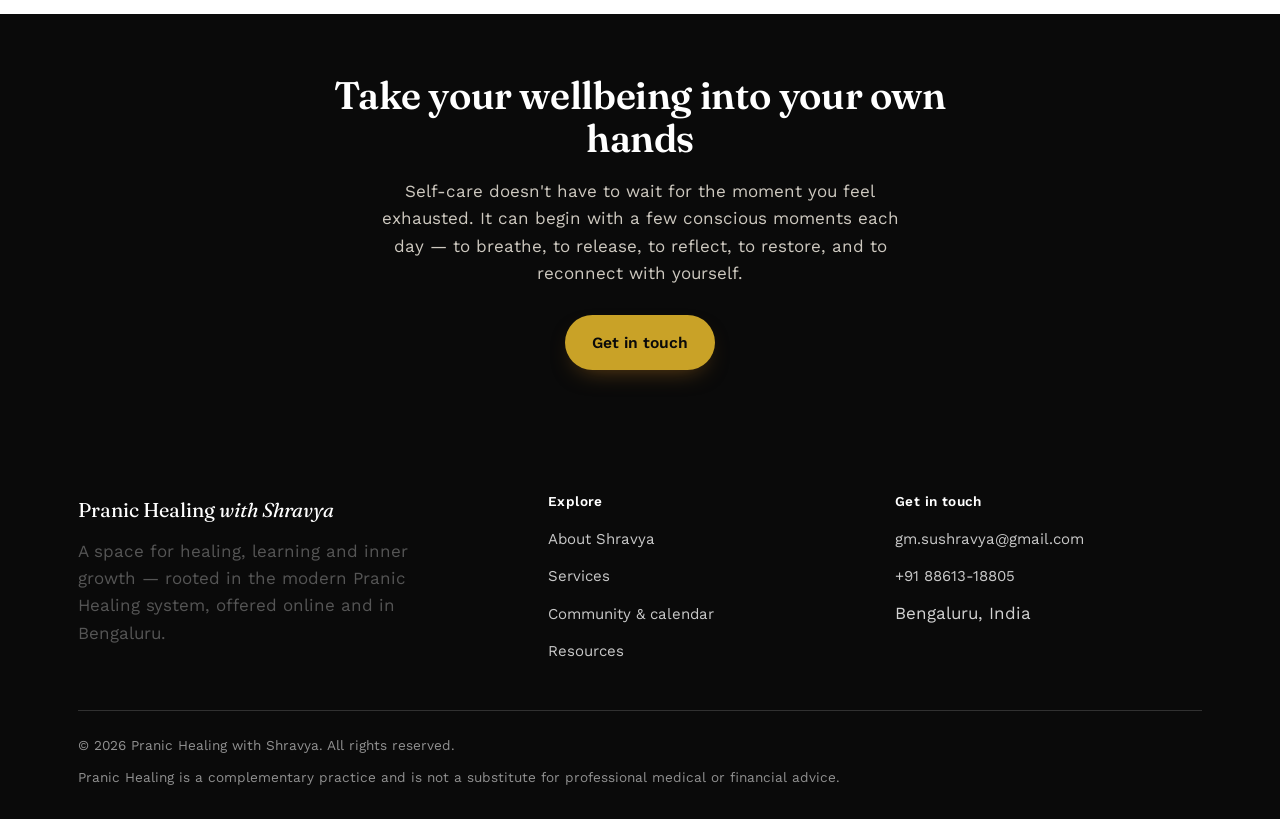
<file: events/pranic-self-care-practices.html>
<!doctype html>
<html lang="en">
<head>
<meta charset="UTF-8">
<meta name="viewport" content="width=device-width, initial-scale=1.0">
<title>Pranic Self-Care — Pranic Healing with Shravya</title>
<meta name="description" content="Pranic Self-Care is an introduction to simple practices that can help you become more aware of your energy, release what feels draining, restore balance and cultivate greater inner wellbeing.">
<meta name="theme-color" content="#0F3D39">
<link rel="preconnect" href="https://fonts.googleapis.com">
<link rel="stylesheet" href="../css/style.css">
</head>
<body>
  <a class="skip-link" href="#main">Skip to content</a>
  <header class="site-header">
    <div class="container nav">
      <a class="brand" href="../index.html">
        <svg class="mark" viewBox="0 0 40 40" fill="none" xmlns="http://www.w3.org/2000/svg" aria-hidden="true">
      <circle cx="20" cy="20" r="19" stroke="#0F3D39" stroke-width="1.3" opacity="0.5"/>
      <circle cx="20" cy="20" r="13" stroke="#E0577C" stroke-width="1.3" opacity="0.7"/>
      <circle cx="20" cy="20" r="7" fill="#E7A23A"/>
    </svg>
        <span>Pranic Healing <span class="italic">with Shravya</span><span class="brand-sub">ONLINE &amp; IN-PERSON</span></span>
      </a>
      <ul class="nav-links" id="nav-links">
        <li><a class="" href="../index.html">Home</a></li>
        <li><a class="" href="../about.html">About</a></li>
        <li><a class="" href="../services.html">Services</a></li>
        <li><a class="active" href="../events.html">Community &amp; Calendar</a></li>
        <li><a class="" href="../blog.html">Resources</a></li>
      </ul>
      <div class="nav-cta">
        <a class="btn btn-primary" href="../contact.html">Get in Touch</a>
        <button class="nav-toggle" aria-label="Toggle menu" aria-expanded="false">
          <span></span>
        </button>
      </div>
    </div>
  </header>
<main id="main">

  <section class="event-hero">
    <div class="corner-deco" style="position:absolute;right:-60px;top:-60px;"><svg width="360" height="360" viewBox="0 0 360 360" fill="none" xmlns="http://www.w3.org/2000/svg" aria-hidden="true">
      <circle cx="180" cy="180" r="178" stroke="#FFF9EE" stroke-opacity="0.14" stroke-width="1"/>
      <circle cx="180" cy="180" r="132" stroke="#E7A23A" stroke-opacity="0.3" stroke-width="1"/>
      <circle cx="180" cy="180" r="88" stroke="#FFF9EE" stroke-opacity="0.18" stroke-width="1"/>
      <circle cx="180" cy="180" r="46" stroke="#E0577C" stroke-opacity="0.35" stroke-width="1"/>
    </svg></div>
    <div class="container">
      <a class="back-link" href="../events.html">&larr; Back to community &amp; events</a>
      <div class="chips">
        <span class="chip chip-online">Online</span>
        <span class="chip chip-online">Weekly · Every Monday</span>
      </div>
      <h1>Pranic Self-Care</h1>
      <p class="lede">Learn to care for your energy, strengthen your inner balance, and support your everyday wellbeing. This session brings together a range of Pranic Healing-inspired self-care practices — from pranic exercises and physical breathing techniques to visualisations for self-healing, inner reflection, character building, affirmations, the Great Invocation and OMPH chanting.</p>
      <div class="event-image-upload" data-event-image-upload>
        
      
          
         <img src="self-healing_image.png" width="1100" height="300" alt="A descriptive summary of the image">

                     
          
        
      </div>
      <div class="event-facts">
        <div><div class="label">When</div><div class="value">Every Monday</div></div>
        <div><div class="label">Format</div><div class="value">Online</div></div>
        <div><div class="label">Duration</div><div class="value">About 45–60 minutes</div></div>
        <div><div class="label">Best for</div><div class="value" style="font-size:1rem;">Beginners welcome — no prior Pranic Healing experience required</div></div>
      </div>
      <div class="hero-actions">
        <a class="btn btn-marigold" href="../contact.html">Reserve your spot</a>
        <a class="btn btn-ghost-light" href="../events.html">See full schedule</a>
      </div>
    </div>
  </section>

  <section>
    <div class="container detail-grid">
      <div>
        <div class="section-head">
          <div class="eyebrow"><span class="ring"></span>What you'll explore</div>
          <h2>The practices we'll cover</h2>
        </div>
        <ul class="benefit-list">
        <li><span class="dot"></span><p><strong>Pranic exercises — </strong>Simple exercises designed to support energetic circulation, vitality and overall balance.</p></li>
        <li><span class="dot"></span><p><strong>Physical breathing practices — </strong>Breathing practices that encourage relaxation, awareness and a more settled state of being.</p></li>
        <li><span class="dot"></span><p><strong>Visualisations for self-healing — </strong>Guided visualisation techniques to support your personal self-healing practice and cultivate greater awareness of your inner state.</p></li>
        <li><span class="dot"></span><p><strong>Inner reflection — </strong>Create space to look within, recognise recurring patterns and develop greater self-awareness.</p></li>
        <li><span class="dot"></span><p><strong>Character building — </strong>Explore conscious qualities and habits that support personal growth, emotional maturity and a more harmonious way of living.</p></li>
        <li><span class="dot"></span><p><strong>Affirmations — </strong>Use purposeful positive statements to reinforce constructive thoughts, intentions and qualities.</p></li>
        <li><span class="dot"></span><p><strong>Great Invocation — </strong>Experience the Great Invocation as a practice of invoking and directing qualities such as light, love and goodwill.</p></li>
        <li><span class="dot"></span><p><strong>OMPH chanting — </strong>Explore OMPH chanting as a practice for creating greater inner stillness, focus and energetic balance.</p></li>
        </ul>

        <div class="section-head" style="margin-top:64px;">
          <div class="eyebrow"><span class="ring"></span>Benefits</div>
          <h2>What this practice offers</h2>
        </div>
        <ul class="benefit-list">
        <li><span class="dot"></span><p><strong>A simple way to care for yourself</strong>Develop practices that can become part of your everyday routine rather than waiting until you feel depleted.</p></li>
        <li><span class="dot"></span><p><strong>Greater awareness of your energy</strong>Learn to become more conscious of how you feel, what affects your energy and when you may need to pause and restore.</p></li>
        <li><span class="dot"></span><p><strong>Release and renewal</strong>Create regular moments to let go of accumulated tension and cultivate a renewed sense of balance.</p></li>
        <li><span class="dot"></span><p><strong>Support for emotional wellbeing</strong>Develop greater awareness of your emotional patterns and learn practices that can support calm and inner steadiness.</p></li>
        <li><span class="dot"></span><p><strong>Greater mental clarity</strong>Create space away from constant mental activity and cultivate a more centred state of mind.</p></li>
        <li><span class="dot"></span><p><strong>Personal growth &amp; character development</strong>Go beyond relaxation by consciously working on the qualities, attitudes and behaviours you want to strengthen within yourself.</p></li>
        <li><span class="dot"></span><p><strong>Positive inner conditioning</strong>Affirmations and reflective practices can help you consciously reinforce the qualities and intentions you want to cultivate.</p></li>
        <li><span class="dot"></span><p><strong>A stronger sense of inner connection</strong>Through reflection, visualisation, chanting and conscious practice, develop a deeper connection with yourself.</p></li>
        <li><span class="dot"></span><p><strong>A sustainable self-care routine</strong>Take away practical practices that can be incorporated into your daily life and continued independently.</p></li>
        </ul>

        <div class="section-head" style="margin-top:64px;">
          <div class="eyebrow"><span class="ring"></span>What to expect</div>
          <h2>How the session flows</h2>
        </div>
        <div class="steps">
        <div class="step"><div class="num"></div><div><h3>Welcome &amp; introduction</h3><p>Begin by understanding what Pranic Self-Care means and why consciously caring for your energy can become an important part of everyday wellbeing.</p></div></div>
        <div class="step"><div class="num"></div><div><h3>Connecting with your energy</h3><p>Develop greater awareness of your present state and how your physical, emotional and mental experiences can influence how you feel.</p></div></div>
        <div class="step"><div class="num"></div><div><h3>Pranic exercises &amp; breathing</h3><p>Learn and practise simple exercises and breathing techniques that can become part of your personal self-care routine.</p></div></div>
        <div class="step"><div class="num"></div><div><h3>Visualisations for self-healing</h3><p>Explore guided visualisation practices that encourage greater awareness, inner balance and self-healing.</p></div></div>
        <div class="step"><div class="num"></div><div><h3>Inner reflection &amp; character building</h3><p>Turn inward and explore personal patterns, qualities and areas of growth — moving self-care beyond the physical and into personal development.</p></div></div>
        <div class="step"><div class="num"></div><div><h3>Affirmations</h3><p>Learn how conscious affirmations can support the qualities, intentions and changes you want to cultivate.</p></div></div>
        <div class="step"><div class="num"></div><div><h3>Great Invocation &amp; OMPH chanting</h3><p>Experience these practices as part of creating a deeper sense of stillness, focus, goodwill and inner harmony.</p></div></div>
        <div class="step"><div class="num"></div><div><h3>Creating your personal self-care practice</h3><p>Bring the different elements together and understand how you can incorporate selected practices into your own daily routine.</p></div></div>
        <div class="step"><div class="num"></div><div><h3>Questions &amp; closing</h3><p>An open opportunity to ask questions, clarify the practices and reflect on what you would like to continue exploring.</p></div></div>
        </div>

        <div class="section-head" style="margin-top:64px;">
          <div class="eyebrow"><span class="ring"></span>FAQ</div>
          <h2>Common questions</h2>
        </div>
        <div class="faq">
        <div class="faq-item">
          <button class="faq-q" aria-expanded="false"><span>Is Pranic Self-Care suitable for beginners?</span><span class="plus"></span></button>
          <div class="faq-a"><p>Yes. The session is designed to introduce the practices in a simple and accessible way. No prior experience is required.</p></div>
        </div>
        <div class="faq-item">
          <button class="faq-q" aria-expanded="false"><span>Do I need to know Pranic Healing?</span><span class="plus"></span></button>
          <div class="faq-a"><p>No. You don't need prior knowledge of Pranic Healing to participate.</p></div>
        </div>
        <div class="faq-item">
          <button class="faq-q" aria-expanded="false"><span>Is this a healing session?</span><span class="plus"></span></button>
          <div class="faq-a"><p>The focus is on learning self-care practices that you can use independently as part of your personal wellbeing and inner development.</p></div>
        </div>
        <div class="faq-item">
          <button class="faq-q" aria-expanded="false"><span>Will I learn practices I can do at home?</span><span class="plus"></span></button>
          <div class="faq-a"><p>Yes. A key purpose of the session is to introduce simple practices that you can continue incorporating into your everyday routine.</p></div>
        </div>
        <div class="faq-item">
          <button class="faq-q" aria-expanded="false"><span>Do I need to practise everything every day?</span><span class="plus"></span></button>
          <div class="faq-a"><p>No. You can gradually discover which practices resonate with you and develop a routine that feels practical and sustainable.</p></div>
        </div>
        <div class="faq-item">
          <button class="faq-q" aria-expanded="false"><span>What if I have never done breathing or visualisation practices before?</span><span class="plus"></span></button>
          <div class="faq-a"><p>That's completely fine. Everything will be guided, and you can follow at your own pace.</p></div>
        </div>
        <div class="faq-item">
          <button class="faq-q" aria-expanded="false"><span>What is the purpose of character building in self-care?</span><span class="plus"></span></button>
          <div class="faq-a"><p>Self-care isn't only about feeling relaxed. Character building brings attention to the qualities and behaviours we want to consciously develop, supporting deeper personal growth.</p></div>
        </div>
        <div class="faq-item">
          <button class="faq-q" aria-expanded="false"><span>What are the Great Invocation and OMPH chanting?</span><span class="plus"></span></button>
          <div class="faq-a"><p>They are spiritual practices included in the session as part of cultivating qualities such as goodwill, inner stillness, focus and harmony. They will be introduced and guided during the session.</p></div>
        </div>
        <div class="faq-item">
          <button class="faq-q" aria-expanded="false"><span>Do I need to follow a particular spiritual or religious belief?</span><span class="plus"></span></button>
          <div class="faq-a"><p>You can approach the session as an opportunity to learn and experience the practices. The spiritual elements will be introduced respectfully, without requiring prior familiarity.</p></div>
        </div>
        <div class="faq-item">
          <button class="faq-q" aria-expanded="false"><span>What should I bring?</span><span class="plus"></span></button>
          <div class="faq-a"><p>Come comfortably and with an open mind. No special equipment or previous preparation is required.</p></div>
        </div>
        </div>
      </div>

      <aside class="sticky-side">
        <div class="side-card">
          <h4>Join this session</h4>
          <p class="small" style="margin-bottom:16px;">Get in touch to confirm your spot and receive the joining link or venue details.</p>
          <a class="btn btn-primary" style="width:100%; justify-content:center;" href="../contact.html">Book your place</a>
        </div>
        <div class="side-card">
          <h4>Useful links</h4>
          <ul class="links">
<li><a href="https://pranichealingusa.com/" target="_blank" rel="noopener">Pranic Healing USA — self-care resources ↗</a></li>
          </ul>
        </div>
        <div class="side-card">
          <h4>Other sessions you might like</h4>
          <ul>
<li><a href="mass-pranic-healing.html">Mass Pranic Healing <span class="small" style="color:var(--ink-soft);">— Every Tuesday</span></a></li>
<li><a href="introduction-to-pranic-healing.html">Introduction to Pranic Healing & Its Applications <span class="small" style="color:var(--ink-soft);">— Every Wednesday</span></a></li>
<li><a href="twin-hearts-meditation.html">Meditation on the Twin Hearts <span class="small" style="color:var(--ink-soft);">— Every Thursday</span></a></li>
          </ul>
        </div>
      </aside>
    </div>
  </section>

  <section class="bg-teal section-tight">
    <div class="container" style="text-align:center;">
      <h2 style="max-width:26ch; margin:0 auto 18px;">Take your wellbeing into your own hands</h2>
      <p style="max-width:50ch; margin:0 auto 28px; color:rgba(255,249,238,0.8);">Self-care doesn't have to wait for the moment you feel exhausted. It can begin with a few conscious moments each day — to breathe, to release, to reflect, to restore, and to reconnect with yourself.</p>
      <a class="btn btn-marigold" href="../contact.html">Get in touch</a>
    </div>
  </section>

</main>
  <footer class="site-footer">
    <div class="container">
      <div class="footer-grid">
        <div>
          <div class="footer-brand">Pranic Healing <span class="italic">with Shravya</span></div>
          <p style="max-width:34ch;">A space for healing, learning and inner growth — rooted in the modern Pranic Healing system, offered online and in Bengaluru.</p>
        </div>
        <div>
          <h4>Explore</h4>
          <ul>
            <li><a href="../about.html">About Shravya</a></li>
            <li><a href="../services.html">Services</a></li>
            <li><a href="../events.html">Community &amp; calendar</a></li>
            <li><a href="../blog.html">Resources</a></li>
          </ul>
        </div>
        <div>
          <h4>Get in touch</h4>
          <ul>
            <li><a href="mailto:gm.sushravya@gmail.com">gm.sushravya@gmail.com</a></li>
            <li><a href="tel:+918861318805">+91 88613-18805</a></li>
            <li>Bengaluru, India</li>
          </ul>
        </div>
      </div>
      <div class="footer-bottom">
        <span>© 2026 Pranic Healing with Shravya. All rights reserved.</span>
        <span>Pranic Healing is a complementary practice and is not a substitute for professional medical or financial advice.</span>
      </div>
    </div>
  </footer>
  <script src="../js/main.js"></script>
</body>
</html>
</file>
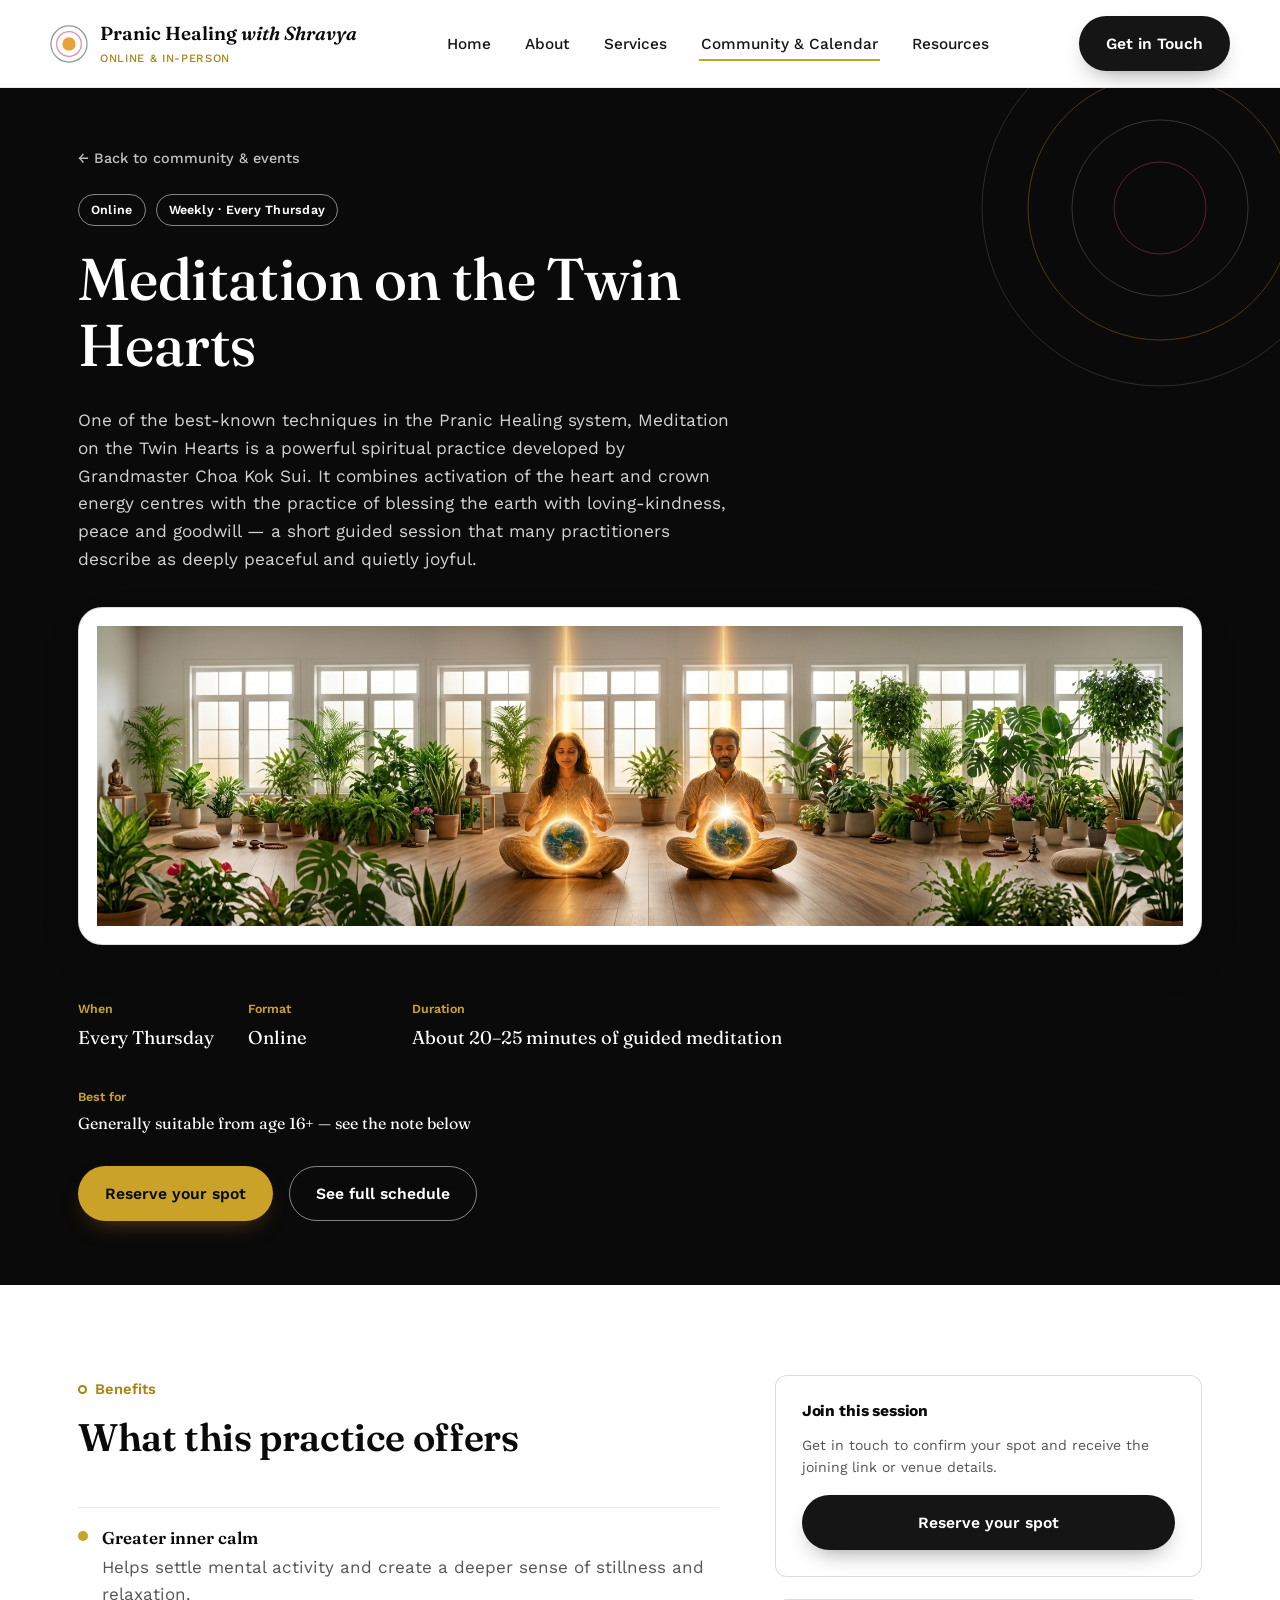
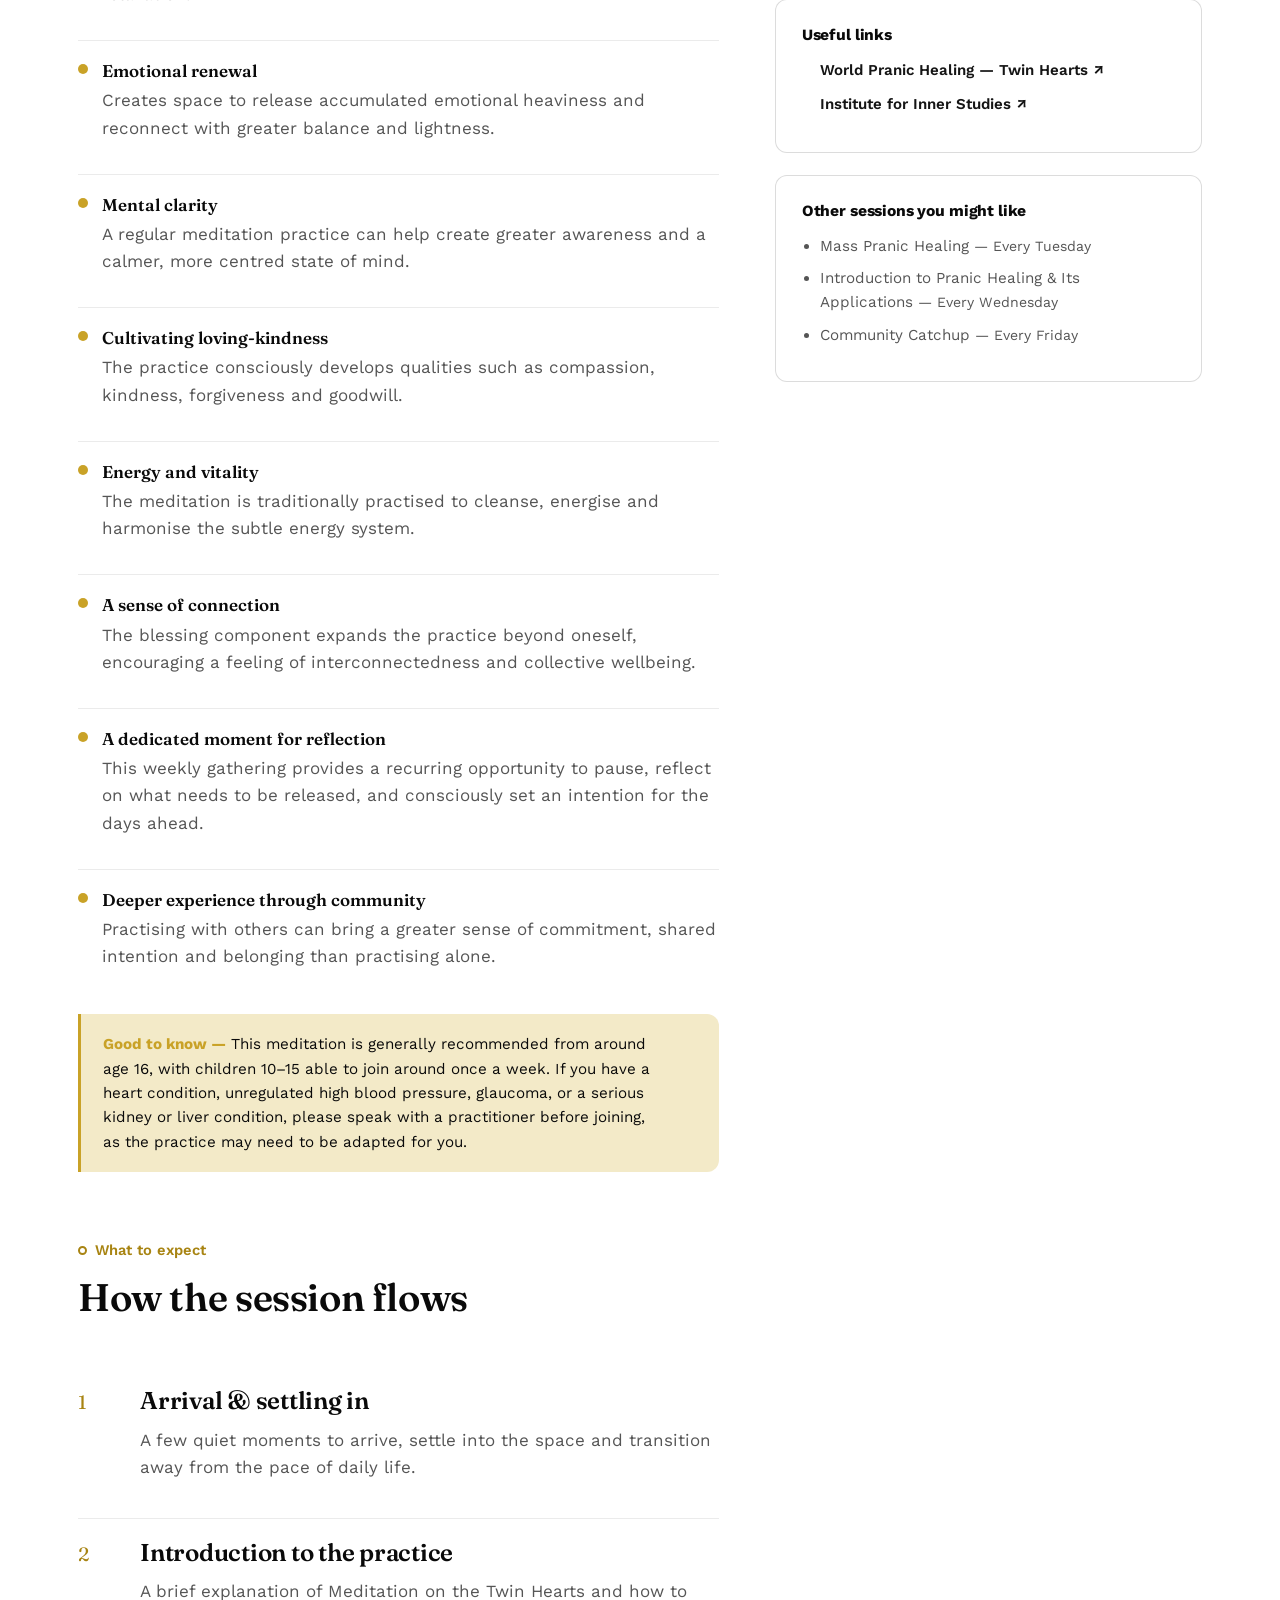
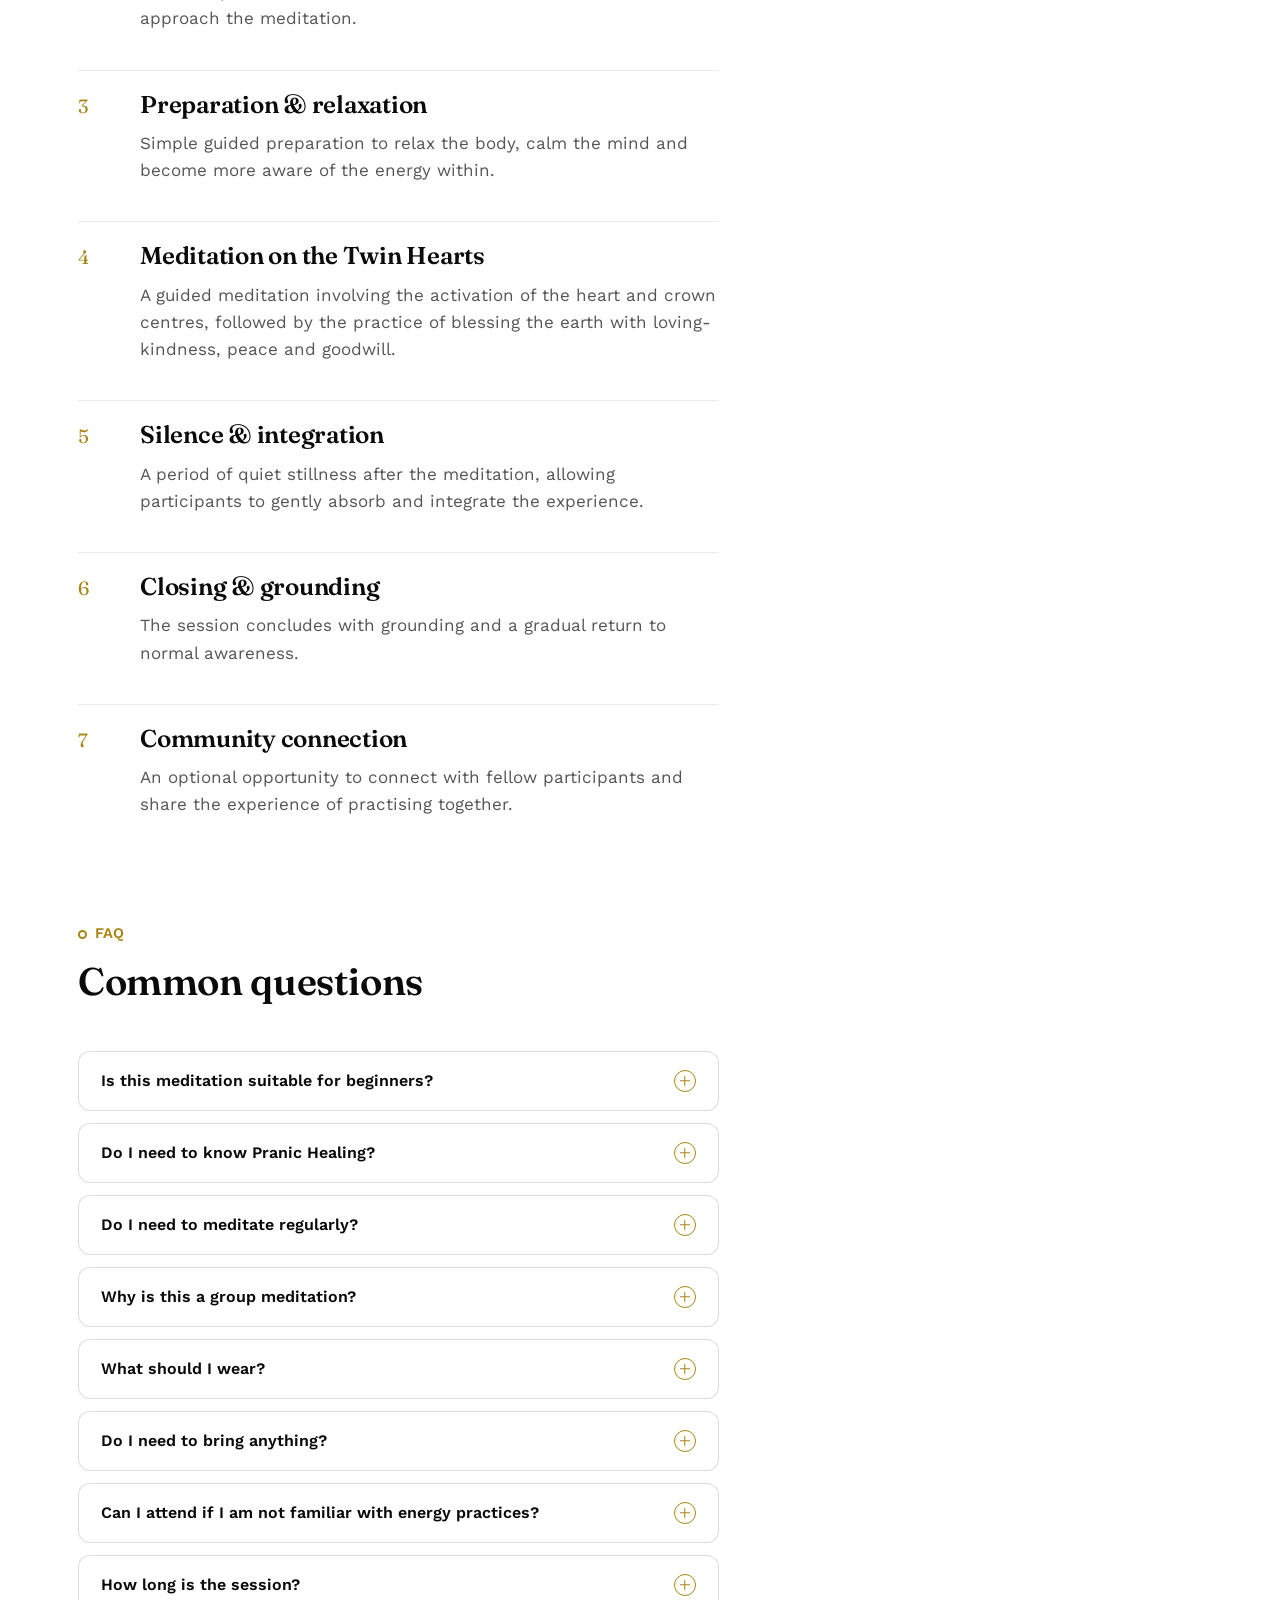
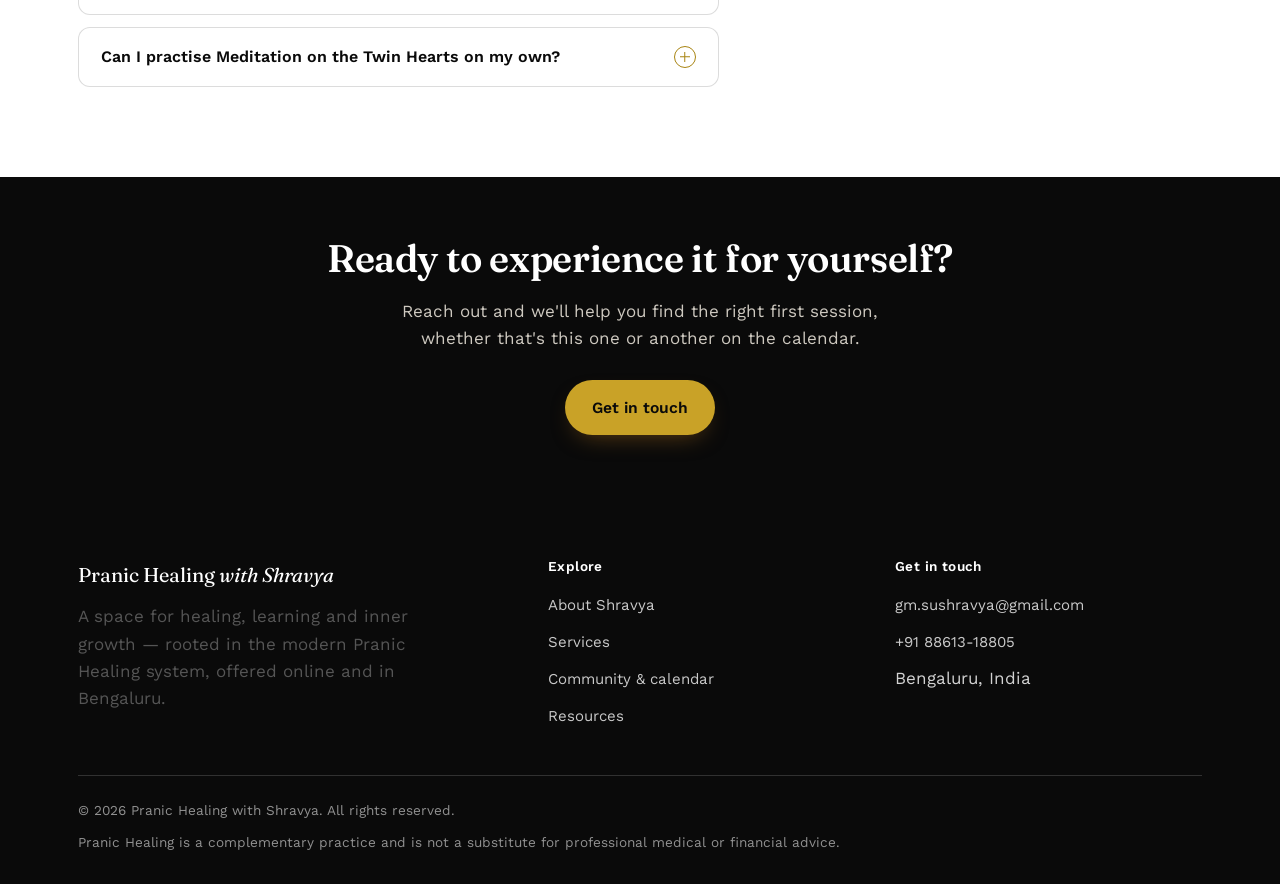
<file: events/twin-hearts-meditation.html>
<!doctype html>
<html lang="en">
<head>
<meta charset="UTF-8">
<meta name="viewport" content="width=device-width, initial-scale=1.0">
<title>Meditation on the Twin Hearts — Pranic Healing with Shravya</title>
<meta name="description" content="A guided meditation practice combining activation of the heart and crown energy centres with the practice of blessing the Earth with loving-kindness, peace and goodwill.">
<meta name="theme-color" content="#0F3D39">
<link rel="preconnect" href="https://fonts.googleapis.com">
<link rel="stylesheet" href="../css/style.css">
</head>
<body>
  <a class="skip-link" href="#main">Skip to content</a>
  <header class="site-header">
    <div class="container nav">
      <a class="brand" href="../index.html">
        <svg class="mark" viewBox="0 0 40 40" fill="none" xmlns="http://www.w3.org/2000/svg" aria-hidden="true">
      <circle cx="20" cy="20" r="19" stroke="#0F3D39" stroke-width="1.3" opacity="0.5"/>
      <circle cx="20" cy="20" r="13" stroke="#E0577C" stroke-width="1.3" opacity="0.7"/>
      <circle cx="20" cy="20" r="7" fill="#E7A23A"/>
    </svg>
        <span>Pranic Healing <span class="italic">with Shravya</span><span class="brand-sub">ONLINE &amp; IN-PERSON</span></span>
      </a>
      <ul class="nav-links" id="nav-links">
        <li><a class="" href="../index.html">Home</a></li>
        <li><a class="" href="../about.html">About</a></li>
        <li><a class="" href="../services.html">Services</a></li>
        <li><a class="active" href="../events.html">Community &amp; Calendar</a></li>
        <li><a class="" href="../blog.html">Resources</a></li>
      </ul>
      <div class="nav-cta">
        <a class="btn btn-primary" href="../contact.html">Get in Touch</a>
        <button class="nav-toggle" aria-label="Toggle menu" aria-expanded="false">
          <span></span>
        </button>
      </div>
    </div>
  </header>
<main id="main">


  <section class="event-hero">
    <div class="corner-deco" style="position:absolute;right:-60px;top:-60px;"><svg width="360" height="360" viewBox="0 0 360 360" fill="none" xmlns="http://www.w3.org/2000/svg" aria-hidden="true">
      <circle cx="180" cy="180" r="178" stroke="#FFF9EE" stroke-opacity="0.14" stroke-width="1"/>
      <circle cx="180" cy="180" r="132" stroke="#E7A23A" stroke-opacity="0.3" stroke-width="1"/>
      <circle cx="180" cy="180" r="88" stroke="#FFF9EE" stroke-opacity="0.18" stroke-width="1"/>
      <circle cx="180" cy="180" r="46" stroke="#E0577C" stroke-opacity="0.35" stroke-width="1"/>
    </svg></div>
    <div class="container">
      <a class="back-link" href="../events.html">&larr; Back to community &amp; events</a>
      <div class="chips">
         <span class="chip chip-online">Online</span>
        <span class="chip chip-online">Weekly · Every Thursday</span>
      </div>
      <h1>Meditation on the Twin Hearts</h1>
      <p class="lede">One of the best-known techniques in the Pranic Healing system, Meditation on the Twin Hearts is a powerful spiritual practice developed by Grandmaster Choa Kok Sui. It combines activation of the heart and crown energy centres with the practice of blessing the earth with loving-kindness, peace and goodwill — a short guided session that many practitioners describe as deeply peaceful and quietly joyful.</p>
<div class="event-image-upload" data-event-image-upload>
        
      
          
         <img src="twinhearts-online.png" width="1100" height="300" alt="A descriptive summary of the image">

                     
          
        
      </div>
            <div class="event-facts">
        <div><div class="label">When</div><div class="value">Every Thursday</div></div>
        <div><div class="label">Format</div><div class="value">Online</div></div>
        <div><div class="label">Duration</div><div class="value">About 20–25 minutes of guided meditation</div></div>
        <div><div class="label">Best for</div><div class="value" style="font-size:1rem;">Generally suitable from age 16+ — see the note below</div></div>
      </div>
      <div class="hero-actions">
        <a class="btn btn-marigold" href="../contact.html">Reserve your spot</a>
        <a class="btn btn-ghost-light" href="../events.html">See full schedule</a>
      </div>
    </div>
  </section>

  <section>
    <div class="container detail-grid">
      <div>
        <div class="section-head">
          <div class="eyebrow"><span class="ring"></span>Benefits</div>
          <h2>What this practice offers</h2>
        </div>
        <ul class="benefit-list">
        <li><span class="dot"></span><p><strong>Greater inner calm</strong>Helps settle mental activity and create a deeper sense of stillness and relaxation.</p></li>
        <li><span class="dot"></span><p><strong>Emotional renewal</strong>Creates space to release accumulated emotional heaviness and reconnect with greater balance and lightness.</p></li>
        <li><span class="dot"></span><p><strong>Mental clarity</strong>A regular meditation practice can help create greater awareness and a calmer, more centred state of mind.</p></li>
        <li><span class="dot"></span><p><strong>Cultivating loving-kindness</strong>The practice consciously develops qualities such as compassion, kindness, forgiveness and goodwill.</p></li>
        <li><span class="dot"></span><p><strong>Energy and vitality</strong>The meditation is traditionally practised to cleanse, energise and harmonise the subtle energy system.</p></li>
        <li><span class="dot"></span><p><strong>A sense of connection</strong>The blessing component expands the practice beyond oneself, encouraging a feeling of interconnectedness and collective wellbeing.</p></li>
        <li><span class="dot"></span><p><strong>A dedicated moment for reflection</strong>This weekly gathering provides a recurring opportunity to pause, reflect on what needs to be released, and consciously set an intention for the days ahead.</p></li>
        <li><span class="dot"></span><p><strong>Deeper experience through community</strong>Practising with others can bring a greater sense of commitment, shared intention and belonging than practising alone.</p></li>
        </ul>

      <div class="callout">
        <p><strong>Good to know —</strong> This meditation is generally recommended from around age 16, with children 10–15 able to join around once a week. If you have a heart condition, unregulated high blood pressure, glaucoma, or a serious kidney or liver condition, please speak with a practitioner before joining, as the practice may need to be adapted for you.</p>
      </div>

        <div class="section-head" style="margin-top:64px;">
          <div class="eyebrow"><span class="ring"></span>What to expect</div>
          <h2>How the session flows</h2>
        </div>
        <div class="steps">
        <div class="step"><div class="num"></div><div><h3>Arrival &amp; settling in</h3><p>A few quiet moments to arrive, settle into the space and transition away from the pace of daily life.</p></div></div>
        <div class="step"><div class="num"></div><div><h3>Introduction to the practice</h3><p>A brief explanation of Meditation on the Twin Hearts and how to approach the meditation.</p></div></div>
        <div class="step"><div class="num"></div><div><h3>Preparation &amp; relaxation</h3><p>Simple guided preparation to relax the body, calm the mind and become more aware of the energy within.</p></div></div>
        <div class="step"><div class="num"></div><div><h3>Meditation on the Twin Hearts</h3><p>A guided meditation involving the activation of the heart and crown centres, followed by the practice of blessing the earth with loving-kindness, peace and goodwill.</p></div></div>
        <div class="step"><div class="num"></div><div><h3>Silence &amp; integration</h3><p>A period of quiet stillness after the meditation, allowing participants to gently absorb and integrate the experience.</p></div></div>
        <div class="step"><div class="num"></div><div><h3>Closing &amp; grounding</h3><p>The session concludes with grounding and a gradual return to normal awareness.</p></div></div>
        <div class="step"><div class="num"></div><div><h3>Community connection</h3><p>An optional opportunity to connect with fellow participants and share the experience of practising together.</p></div></div>
        </div>

        <div class="section-head" style="margin-top:64px;">
          <div class="eyebrow"><span class="ring"></span>FAQ</div>
          <h2>Common questions</h2>
        </div>
        <div class="faq">
        <div class="faq-item">
          <button class="faq-q" aria-expanded="false"><span>Is this meditation suitable for beginners?</span><span class="plus"></span></button>
          <div class="faq-a"><p>Yes. The meditation is guided step-by-step, so you do not need previous experience with Meditation on the Twin Hearts.</p></div>
        </div>
        <div class="faq-item">
          <button class="faq-q" aria-expanded="false"><span>Do I need to know Pranic Healing?</span><span class="plus"></span></button>
          <div class="faq-a"><p>No. The session is open to anyone interested in experiencing the meditation. No prior knowledge of Pranic Healing is required.</p></div>
        </div>
        <div class="faq-item">
          <button class="faq-q" aria-expanded="false"><span>Do I need to meditate regularly?</span><span class="plus"></span></button>
          <div class="faq-a"><p>Not at all. You can attend whether you are completely new to meditation or already have an established practice.</p></div>
        </div>
        <div class="faq-item">
          <button class="faq-q" aria-expanded="false"><span>Why is this a group meditation?</span><span class="plus"></span></button>
          <div class="faq-a"><p>The practice is traditionally done individually as well as in groups. A group session creates a shared environment of meditation and collective intention, while also making the practice more accessible and engaging.</p></div>
        </div>
        <div class="faq-item">
          <button class="faq-q" aria-expanded="false"><span>What should I wear?</span><span class="plus"></span></button>
          <div class="faq-a"><p>Wear comfortable clothing that allows you to sit comfortably for the duration of the meditation.</p></div>
        </div>
        <div class="faq-item">
          <button class="faq-q" aria-expanded="false"><span>Do I need to bring anything?</span><span class="plus"></span></button>
          <div class="faq-a"><p>Generally, just come comfortably prepared for meditation. If a session has any specific requirements, they'll be shared with participants beforehand.</p></div>
        </div>
        <div class="faq-item">
          <button class="faq-q" aria-expanded="false"><span>Can I attend if I am not familiar with energy practices?</span><span class="plus"></span></button>
          <div class="faq-a"><p>Yes. The session is guided and can be approached simply as a meditation experience. You do not need to understand energy concepts beforehand.</p></div>
        </div>
        <div class="faq-item">
          <button class="faq-q" aria-expanded="false"><span>How long is the session?</span><span class="plus"></span></button>
          <div class="faq-a"><p>A typical session runs about 20–25 minutes and includes arrival, introduction, guided meditation, silence/integration and closing.</p></div>
        </div>
        <div class="faq-item">
          <button class="faq-q" aria-expanded="false"><span>Can I practise Meditation on the Twin Hearts on my own?</span><span class="plus"></span></button>
          <div class="faq-a"><p>Yes. It can be practised individually, while these sessions offer the additional experience of meditating with others in a shared space of intention and stillness.</p></div>
        </div>
        </div>
      </div>

      <aside class="sticky-side">
        <div class="side-card">
          <h4>Join this session</h4>
          <p class="small" style="margin-bottom:16px;">Get in touch to confirm your spot and receive the joining link or venue details.</p>
          <a class="btn btn-primary" style="width:100%; justify-content:center;" href="../contact.html">Reserve your spot</a>
        </div>
        <div class="side-card">
          <h4>Useful links</h4>
          <ul class="links">
<li><a href="https://www.worldpranichealing.com/en/twin-hearts-meditation-benefits" target="_blank" rel="noopener">World Pranic Healing — Twin Hearts ↗</a></li>
<li><a href="https://pranichealing.com/content/meditation-twin-hearts" target="_blank" rel="noopener">Institute for Inner Studies ↗</a></li>
          </ul>
        </div>
        <div class="side-card">
          <h4>Other sessions you might like</h4>
          <ul>
<li><a href="mass-pranic-healing.html">Mass Pranic Healing <span class="small" style="color:var(--ink-soft);">— Every Tuesday</span></a></li>
<li><a href="introduction-to-pranic-healing.html">Introduction to Pranic Healing & Its Applications <span class="small" style="color:var(--ink-soft);">— Every Wednesday</span></a></li>
<li><a href="community-catchup.html">Community Catchup <span class="small" style="color:var(--ink-soft);">— Every Friday</span></a></li>
          </ul>
        </div>
      </aside>
    </div>
  </section>

  <section class="bg-teal section-tight">
    <div class="container" style="text-align:center;">
      <h2 style="max-width:26ch; margin:0 auto 18px;">Ready to experience it for yourself?</h2>
      <p style="max-width:50ch; margin:0 auto 28px; color:rgba(255,249,238,0.8);">Reach out and we'll help you find the right first session, whether that's this one or another on the calendar.</p>
      <a class="btn btn-marigold" href="../contact.html">Get in touch</a>
    </div>
  </section>

</main>
  <footer class="site-footer">
    <div class="container">
      <div class="footer-grid">
        <div>
          <div class="footer-brand">Pranic Healing <span class="italic">with Shravya</span></div>
          <p style="max-width:34ch;">A space for healing, learning and inner growth — rooted in the modern Pranic Healing system, offered online and in Bengaluru.</p>
        </div>
        <div>
          <h4>Explore</h4>
          <ul>
            <li><a href="../about.html">About Shravya</a></li>
            <li><a href="../services.html">Services</a></li>
            <li><a href="../events.html">Community &amp; calendar</a></li>
            <li><a href="../blog.html">Resources</a></li>
          </ul>
        </div>
        <div>
          <h4>Get in touch</h4>
          <ul>
            <li><a href="mailto:gm.sushravya@gmail.com">gm.sushravya@gmail.com</a></li>
            <li><a href="tel:+918861318805">+91 88613-18805</a></li>
            <li>Bengaluru, India</li>
          </ul>
        </div>
      </div>
      <div class="footer-bottom">
        <span>© 2026 Pranic Healing with Shravya. All rights reserved.</span>
        <span>Pranic Healing is a complementary practice and is not a substitute for professional medical or financial advice.</span>
      </div>
    </div>
  </footer>
  <script src="../js/main.js"></script>
</body>
</html>
</file>
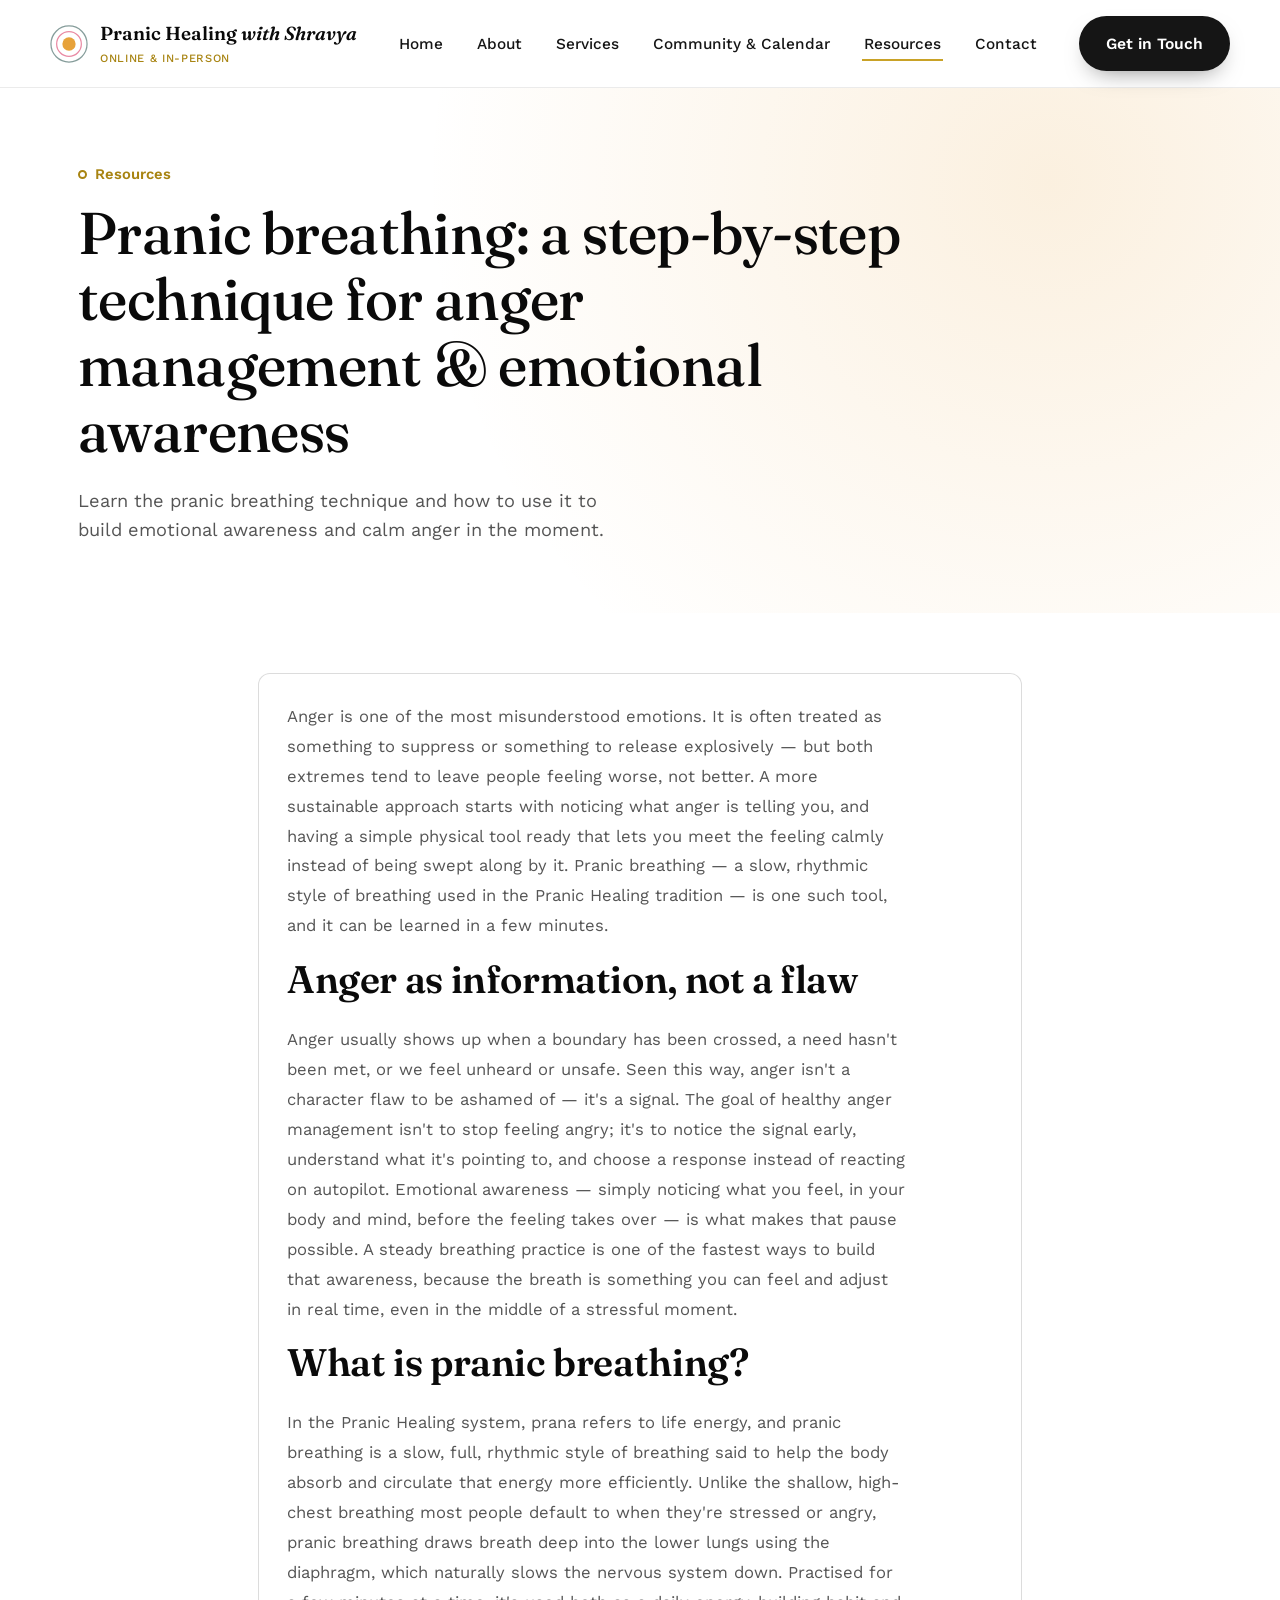
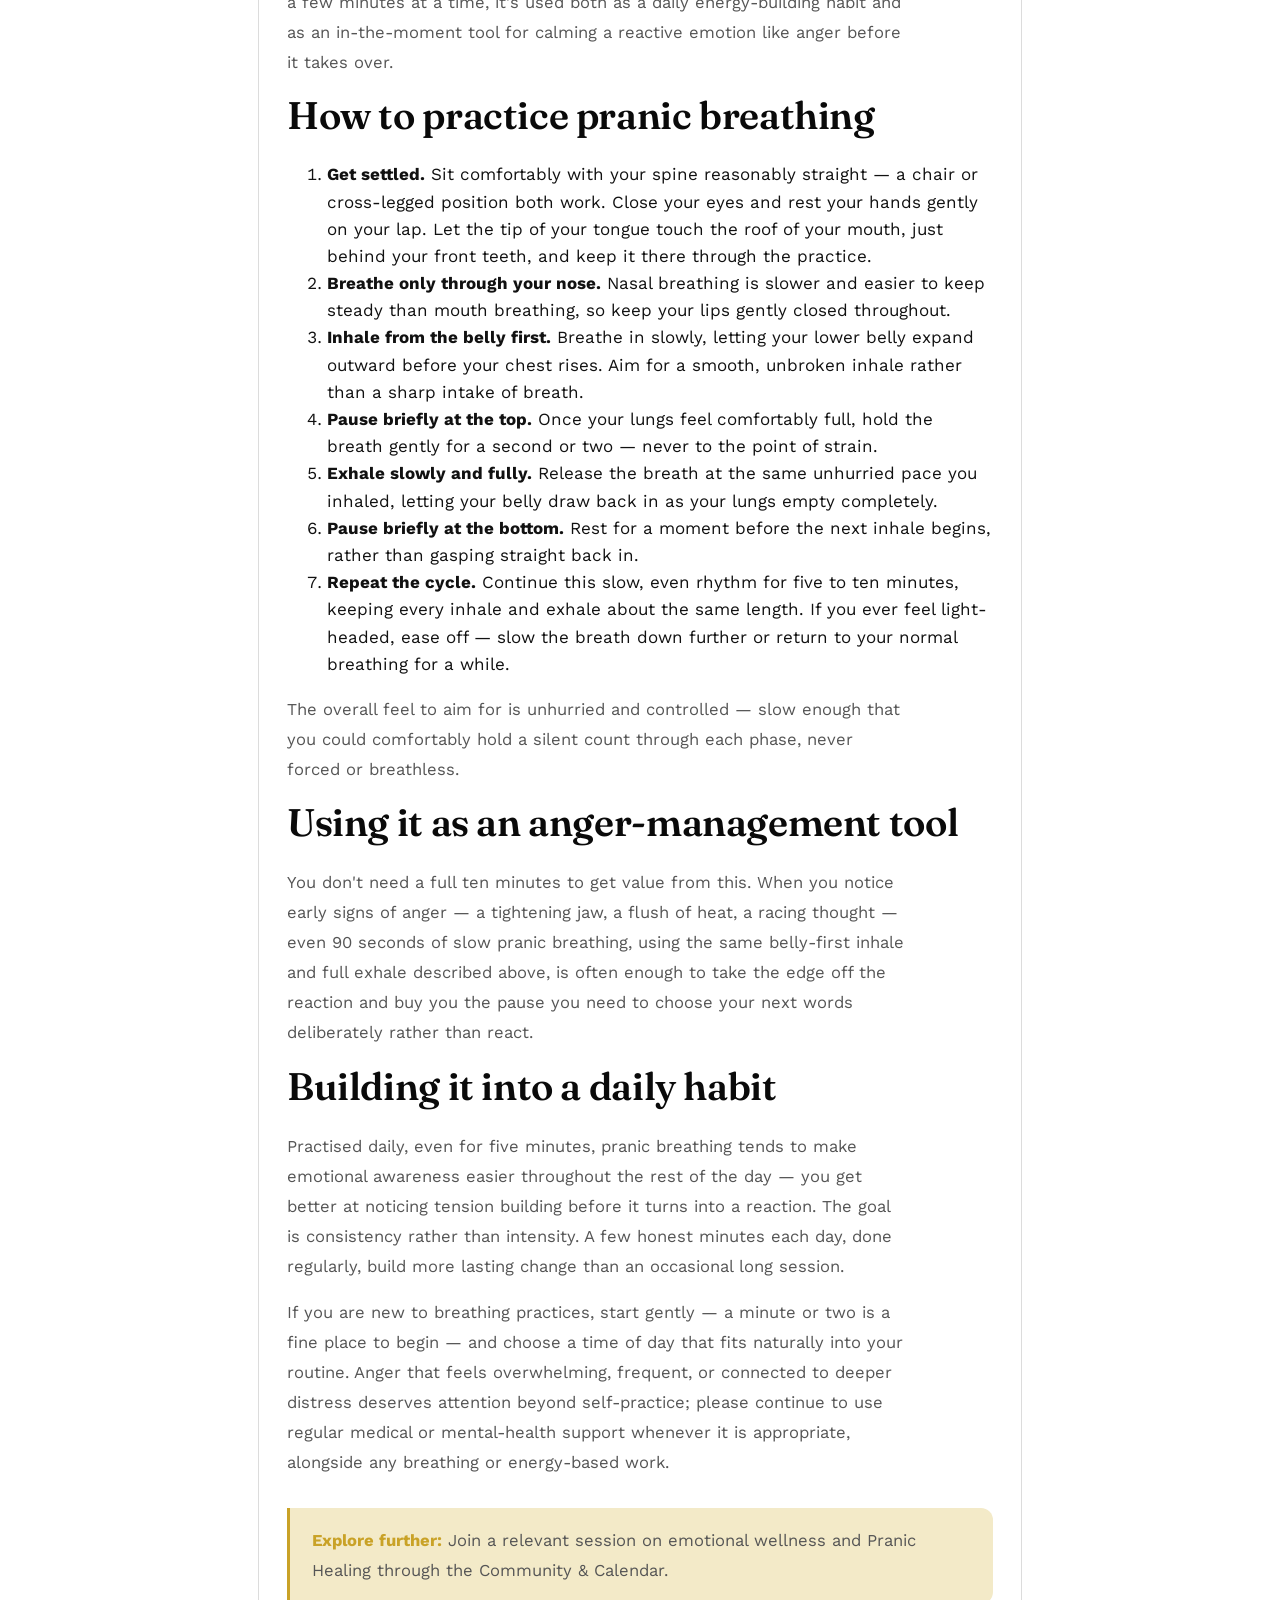
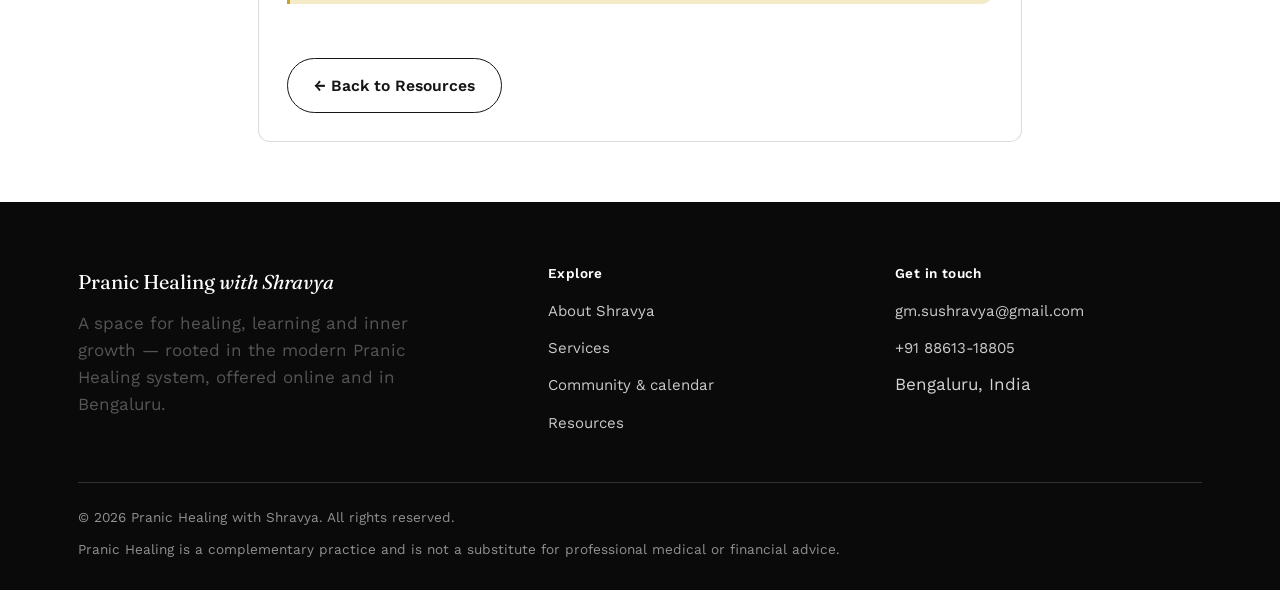
<file: resources/anger-management.html>
<!doctype html><html lang="en"><head><meta charset="UTF-8"><meta name="viewport" content="width=device-width, initial-scale=1.0"><title>Pranic Breathing for Anger Management &amp; Emotional Awareness — Pranic Healing with Shravya</title><meta name="description" content="A step-by-step pranic breathing technique to build emotional awareness and calm anger in the moment, plus how to make it a daily habit."><meta name="theme-color" content="#0F3D39"><link rel="preconnect" href="https://fonts.googleapis.com"><link rel="stylesheet" href="../css/style.css"></head><body><a class="skip-link" href="#main">Skip to content</a><header class="site-header"><div class="container nav"><a class="brand" href="../index.html"><svg class="mark" viewBox="0 0 40 40" fill="none" xmlns="http://www.w3.org/2000/svg" aria-hidden="true"><circle cx="20" cy="20" r="19" stroke="#0F3D39" stroke-width="1.3" opacity="0.5"/><circle cx="20" cy="20" r="13" stroke="#E0577C" stroke-width="1.3" opacity="0.7"/><circle cx="20" cy="20" r="7" fill="#E7A23A"/></svg><span>Pranic Healing <span class="italic">with Shravya</span><span class="brand-sub">ONLINE &amp; IN-PERSON</span></span></a><ul class="nav-links" id="nav-links"><li><a href="../index.html">Home</a></li><li><a href="../about.html">About</a></li><li><a href="../services.html">Services</a></li><li><a href="../events.html">Community &amp; Calendar</a></li><li><a class="active" href="../blog.html">Resources</a></li><li><a href="../contact.html">Contact</a></li></ul><div class="nav-cta"><a class="btn btn-primary" href="../contact.html">Get in Touch</a><button class="nav-toggle" aria-label="Toggle menu" aria-expanded="false"><span></span></button></div></div></header><main id="main"><section class="hero" style="padding-bottom:50px;"><div class="container"><div class="eyebrow"><span class="ring"></span>Resources</div><h1 style="max-width:22ch;">Pranic breathing: a step-by-step technique for anger management &amp; emotional awareness</h1><p class="lede">Learn the pranic breathing technique and how to use it to build emotional awareness and calm anger in the moment.</p></div></section><section class="section-tight"><div class="container" style="max-width:820px;"><article class="card resource-article"><p>Anger is one of the most misunderstood emotions. It is often treated as something to suppress or something to release explosively — but both extremes tend to leave people feeling worse, not better. A more sustainable approach starts with noticing what anger is telling you, and having a simple physical tool ready that lets you meet the feeling calmly instead of being swept along by it. Pranic breathing — a slow, rhythmic style of breathing used in the Pranic Healing tradition — is one such tool, and it can be learned in a few minutes.</p><h2>Anger as information, not a flaw</h2><p>Anger usually shows up when a boundary has been crossed, a need hasn't been met, or we feel unheard or unsafe. Seen this way, anger isn't a character flaw to be ashamed of — it's a signal. The goal of healthy anger management isn't to stop feeling angry; it's to notice the signal early, understand what it's pointing to, and choose a response instead of reacting on autopilot. Emotional awareness — simply noticing what you feel, in your body and mind, before the feeling takes over — is what makes that pause possible. A steady breathing practice is one of the fastest ways to build that awareness, because the breath is something you can feel and adjust in real time, even in the middle of a stressful moment.</p><h2>What is pranic breathing?</h2><p>In the Pranic Healing system, prana refers to life energy, and pranic breathing is a slow, full, rhythmic style of breathing said to help the body absorb and circulate that energy more efficiently. Unlike the shallow, high-chest breathing most people default to when they're stressed or angry, pranic breathing draws breath deep into the lower lungs using the diaphragm, which naturally slows the nervous system down. Practised for a few minutes at a time, it's used both as a daily energy-building habit and as an in-the-moment tool for calming a reactive emotion like anger before it takes over.</p><h2>How to practice pranic breathing</h2><ol><li><strong>Get settled.</strong> Sit comfortably with your spine reasonably straight — a chair or cross-legged position both work. Close your eyes and rest your hands gently on your lap. Let the tip of your tongue touch the roof of your mouth, just behind your front teeth, and keep it there through the practice.</li><li><strong>Breathe only through your nose.</strong> Nasal breathing is slower and easier to keep steady than mouth breathing, so keep your lips gently closed throughout.</li><li><strong>Inhale from the belly first.</strong> Breathe in slowly, letting your lower belly expand outward before your chest rises. Aim for a smooth, unbroken inhale rather than a sharp intake of breath.</li><li><strong>Pause briefly at the top.</strong> Once your lungs feel comfortably full, hold the breath gently for a second or two — never to the point of strain.</li><li><strong>Exhale slowly and fully.</strong> Release the breath at the same unhurried pace you inhaled, letting your belly draw back in as your lungs empty completely.</li><li><strong>Pause briefly at the bottom.</strong> Rest for a moment before the next inhale begins, rather than gasping straight back in.</li><li><strong>Repeat the cycle.</strong> Continue this slow, even rhythm for five to ten minutes, keeping every inhale and exhale about the same length. If you ever feel light-headed, ease off — slow the breath down further or return to your normal breathing for a while.</li></ol><p>The overall feel to aim for is unhurried and controlled — slow enough that you could comfortably hold a silent count through each phase, never forced or breathless.</p><h2>Using it as an anger-management tool</h2><p>You don't need a full ten minutes to get value from this. When you notice early signs of anger — a tightening jaw, a flush of heat, a racing thought — even 90 seconds of slow pranic breathing, using the same belly-first inhale and full exhale described above, is often enough to take the edge off the reaction and buy you the pause you need to choose your next words deliberately rather than react.</p><h2>Building it into a daily habit</h2><p>Practised daily, even for five minutes, pranic breathing tends to make emotional awareness easier throughout the rest of the day — you get better at noticing tension building before it turns into a reaction. The goal is consistency rather than intensity. A few honest minutes each day, done regularly, build more lasting change than an occasional long session.</p><p>If you are new to breathing practices, start gently — a minute or two is a fine place to begin — and choose a time of day that fits naturally into your routine. Anger that feels overwhelming, frequent, or connected to deeper distress deserves attention beyond self-practice; please continue to use regular medical or mental-health support whenever it is appropriate, alongside any breathing or energy-based work.</p><div class="callout" style="margin-top:30px;"><p><strong>Explore further:</strong> Join a relevant session on emotional wellness and Pranic Healing through the <a href="../events.html">Community &amp; Calendar</a>.</p></div><a class="btn btn-outline" href="../blog.html" style="margin-top:26px;">← Back to Resources</a></article></div></section></main><footer class="site-footer"><div class="container"><div class="footer-grid"><div><div class="footer-brand">Pranic Healing <span class="italic">with Shravya</span></div><p style="max-width:34ch;">A space for healing, learning and inner growth — rooted in the modern Pranic Healing system, offered online and in Bengaluru.</p></div><div><h4>Explore</h4><ul><li><a href="../about.html">About Shravya</a></li><li><a href="../services.html">Services</a></li><li><a href="../events.html">Community &amp; calendar</a></li><li><a href="../blog.html">Resources</a></li></ul></div><div><h4>Get in touch</h4><ul><li><a href="mailto:gm.sushravya@gmail.com">gm.sushravya@gmail.com</a></li><li><a href="tel:+918861318805">+91 88613-18805</a></li><li>Bengaluru, India</li></ul></div></div><div class="footer-bottom"><span>© 2026 Pranic Healing with Shravya. All rights reserved.</span><span>Pranic Healing is a complementary practice and is not a substitute for professional medical or financial advice.</span></div></div></footer><script src="../js/main.js"></script></body></html>
</file>
<file: css/style.css>
/* ==========================================================================
   Pranic Healing with Shravya — design system
   Palette grounded in the subject: warm dawn ivory, deep peacock teal
   (the "energy field" colour), marigold for prana/vitality, lotus pink
   for the heart. Concentric rings stand in for the aura/chakra motif
   throughout instead of generic card-and-shadow chrome.
   ========================================================================== */

@import url('https://fonts.googleapis.com/css2?family=Fraunces:opsz,wght@9..144,400;9..144,500;9..144,600;9..144,700&family=Work+Sans:wght@400;500;600;700&display=swap');

 :root{
  /* Minimal luxury palette — 60% white, 30% black, 10% gold */
  --ivory:        #FFFFFF;
  --ivory-deep:   #F7F7F5;
  --paper:        #FFFFFF;
  --teal-950:     #0A0A0A;
  --teal-900:     #151515;
  --teal-700:     #2A2A2A;
  --teal-500:     #4A4A4A;
  --marigold:     #C9A227;
  --marigold-deep:#A88412;
  --lotus:        #C9A227;
  --lotus-soft:   #F3EAC8;
  --ink:          #111111;
  --ink-soft:     #555555;
  --line:         rgba(10,10,10,0.14);
  --line-soft:    rgba(10,10,10,0.08);

  --font-display: "Fraunces", Georgia, serif;
  --font-body: "Work Sans", -apple-system, BlinkMacSystemFont, "Segoe UI", sans-serif;

  --maxw: 1180px;
  --radius: 22px;
  --radius-sm: 12px;
}

*, *::before, *::after{ box-sizing: border-box; }

html{ scroll-behavior: smooth; }

body{
  margin: 0;
  background: var(--ivory);
  color: var(--ink);
  font-family: var(--font-body);
  font-size: 17px;
  line-height: 1.6;
  -webkit-font-smoothing: antialiased;
}

img{ max-width: 100%; display: block; }

a{ color: inherit; text-decoration: none; }

h1, h2, h3, h4{
  font-family: var(--font-display);
  font-weight: 600;
  line-height: 1.12;
  margin: 0 0 0.5em;
  color: var(--teal-950);
  letter-spacing: -0.01em;
}

h1{ font-size: clamp(2.4rem, 4.6vw, 4.1rem); font-weight: 500; }
h2{ font-size: clamp(1.8rem, 3vw, 2.6rem); }
h3{ font-size: clamp(1.25rem, 1.9vw, 1.55rem); }

p{ margin: 0 0 1em; max-width: 62ch; color: var(--ink-soft); }

.italic{ font-style: italic; }

.container{
  max-width: var(--maxw);
  margin: 0 auto;
  padding: 0 28px;
}

.eyebrow{
  display: inline-flex;
  align-items: center;
  gap: 8px;
  font-size: 0.92rem;
  color: var(--marigold-deep);
  font-weight: 600;
  margin-bottom: 14px;
}
.eyebrow .ring{
  width: 9px; height: 9px; border-radius: 50%;
  border: 2px solid var(--marigold-deep);
}

/* -------------------- buttons -------------------- */
.btn{
  display: inline-flex;
  align-items: center;
  gap: 10px;
  padding: 14px 26px;
  border-radius: 999px;
  font-family: var(--font-body);
  font-weight: 600;
  font-size: 0.98rem;
  cursor: pointer;
  border: 1.5px solid transparent;
  transition: transform .18s ease, background .18s ease, box-shadow .18s ease, color .18s ease;
}
.btn-primary{
  background: var(--teal-900);
  color: var(--ivory);
  box-shadow: 0 10px 24px -12px rgba(10,10,10,0.55);
}
.btn-primary:hover{ background: var(--teal-700); transform: translateY(-1px); }

.btn-marigold{
  background: var(--marigold);
  color: var(--teal-950);
  box-shadow: 0 10px 24px -12px rgba(201,127,31,0.55);
}
.btn-marigold:hover{ background: var(--marigold-deep); color: var(--ivory); transform: translateY(-1px); }

.btn-outline{
  background: transparent;
  color: var(--teal-900);
  border-color: var(--teal-900);
}
.btn-outline:hover{ background: var(--teal-900); color: var(--ivory); }

.btn-ghost-light{
  background: transparent;
  color: var(--ivory);
  border-color: rgba(255,255,255,0.5);
}
.btn-ghost-light:hover{ background: rgba(255,255,255,0.14); border-color: var(--ivory); }

/* -------------------- nav -------------------- */
.site-header{
  position: sticky; top: 0; z-index: 50;
  background: rgba(255,255,255,0.88);
  backdrop-filter: blur(10px);
  border-bottom: 1px solid var(--line-soft);
}
.nav{
  display: flex; align-items: center; justify-content: space-between;
  padding: 16px 0;
}
.brand{
  display: flex; align-items: center; gap: 12px;
  font-family: var(--font-display);
  font-size: 1.18rem;
  font-weight: 600;
  color: var(--teal-950);
}
.brand .mark{ width: 38px; height: 38px; flex: none; }
.brand .brand-sub{
  display:block; font-family: var(--font-body); font-weight: 500;
  font-size: 0.7rem; letter-spacing: 0.06em; color: var(--marigold-deep);
}

.nav-links{
  display: flex; align-items: center; gap: 30px;
  list-style: none; margin: 0; padding: 0;
}
.nav-links a{
  font-size: 0.96rem; font-weight: 500; color: var(--teal-900);
  padding: 6px 2px; border-bottom: 2px solid transparent;
  transition: border-color .15s ease, color .15s ease;
}
.nav-links a:hover, .nav-links a.active{ border-color: var(--marigold); }

.nav-cta{ display:flex; align-items:center; gap:16px; }
.nav-toggle{
  display: none;
  background: none; border: none; cursor: pointer;
  width: 40px; height: 40px; align-items:center; justify-content:center;
}
.nav-toggle span{
  display:block; width: 22px; height: 2px; background: var(--teal-950);
  position: relative;
}
.nav-toggle span::before, .nav-toggle span::after{
  content:""; position:absolute; left:0; width:22px; height:2px; background: var(--teal-950);
}
.nav-toggle span::before{ top: -7px; }
.nav-toggle span::after{ top: 7px; }

@media (max-width: 900px){
  .nav-links{
    position: fixed; inset: 68px 0 auto 0;
    background: var(--ivory);
    flex-direction: column; align-items: flex-start;
    padding: 18px 28px 26px;
    gap: 14px;
    border-bottom: 1px solid var(--line);
    transform: translateY(-130%);
    transition: transform .28s ease;
  }
  .nav-links.open{ transform: translateY(0); }
  .nav-toggle{ display: inline-flex; }
  .nav-cta .btn{ display:none; }
}

/* -------------------- hero -------------------- */
.hero{
  position: relative;
  overflow: hidden;
  padding: 72px 0 96px;
  background:
    radial-gradient(circle at 82% 18%, rgba(231,162,58,0.16), transparent 55%),
    var(--ivory);
}
.hero-grid{
  display: grid;
  grid-template-columns: 1.1fr 0.9fr;
  gap: 40px;
  align-items: center;
}
.hero h1{ margin-bottom: 22px; }
.hero .lede{ font-size: 1.14rem; max-width: 48ch; }
.hero-actions{ display:flex; gap: 16px; margin-top: 30px; flex-wrap: wrap; }
.hero-rings{
  position: relative;
  display: flex; align-items: center; justify-content: center;
}
.hero-rings svg{ width: 100%; height: auto; max-width: 460px; }

@media (max-width: 860px){
  .hero-grid{ grid-template-columns: 1fr; }
  .hero-rings{ order: -1; max-width: 280px; margin: 0 auto 12px; }
}

/* -------------------- pillars / pathway strip -------------------- */
.pathways{ padding: 10px 0 90px; }
.pathway-row{
  display: grid;
  grid-template-columns: repeat(3, 1fr);
  border: 1px solid var(--line);
  border-radius: var(--radius);
  overflow: hidden;
  background: var(--paper);
}
.pathway-cell{
  padding: 34px 30px;
  border-right: 1px solid var(--line);
  position: relative;
}
.pathway-cell:last-child{ border-right: none; }
.pathway-cell .idx{
  font-family: var(--font-display); font-size: 0.95rem; color: var(--marigold-deep);
  margin-bottom: 18px; display:block;
}
.pathway-cell h3{ margin-bottom: 10px; }
.pathway-cell a.arrow{
  display:inline-flex; align-items:center; gap:8px;
  color: var(--teal-900); font-weight: 600; font-size: 0.94rem; margin-top: 14px;
}
@media (max-width: 780px){
  .pathway-row{ grid-template-columns: 1fr; }
  .pathway-cell{ border-right:none; border-bottom: 1px solid var(--line); }
  .pathway-cell:last-child{ border-bottom:none; }
}

/* -------------------- section basics -------------------- */
section{ padding: 90px 0; }
.section-tight{ padding: 60px 0; }
.section-head{ max-width: 640px; margin-bottom: 48px; }
.bg-teal{ background: var(--teal-950); color: var(--ivory); }
.bg-teal h2, .bg-teal h3{ color: var(--ivory); }
.bg-teal p{ color: rgba(255,255,255,0.78); }
.bg-ivory-deep{ background: var(--ivory-deep); }

/* -------------------- about -------------------- */
.about-grid{ display:grid; grid-template-columns: 0.85fr 1.15fr; gap: 56px; align-items:center; }
.portrait-ring{
  position: relative; aspect-ratio: 1/1; border-radius: 50%;
  background: linear-gradient(155deg, var(--marigold) 0%, var(--lotus) 100%);
  display:flex; align-items:center; justify-content:center; max-width: 380px;
  padding: 10px;
}
.portrait-ring .inner{
  width:100%; height:100%; border-radius: 50%;
  background: var(--teal-950);
  display:flex; align-items:center; justify-content:center;
  color: var(--ivory); font-family: var(--font-display); font-size: 1rem; text-align:center; padding: 20px;
}
@media (max-width: 820px){ .about-grid{ grid-template-columns: 1fr; } .portrait-ring{ margin: 0 auto; } }

/* -------------------- testimonial -------------------- */
.testimonial{
  border-top: 1px solid var(--line);
  border-bottom: 1px solid var(--line);
  padding: 64px 0;
}
.testimonial blockquote{
  font-family: var(--font-display);
  font-size: clamp(1.3rem, 2.4vw, 1.9rem);
  color: var(--teal-950);
  max-width: 820px;
  margin: 0 0 22px;
  font-weight: 500;
  line-height: 1.35;
}
.testimonial cite{ font-style: normal; color: var(--marigold-deep); font-weight: 600; }

/* -------------------- cards -------------------- */
.card-grid{ display:grid; gap: 24px; }
.grid-3{ grid-template-columns: repeat(3, 1fr); }
.grid-2{ grid-template-columns: repeat(2, 1fr); }
@media (max-width: 860px){ .grid-3, .grid-2{ grid-template-columns: 1fr; } }

.card{
  background: var(--paper);
  border: 1px solid var(--line);
  border-radius: var(--radius-sm);
  padding: 28px;
}
.card h3{ margin-bottom: 10px; }

/* -------------------- event tag chips -------------------- */
.chip{
  display:inline-flex; align-items:center; gap:6px;
  font-size: 0.78rem; font-weight: 600; letter-spacing: 0.02em;
  padding: 5px 12px; border-radius: 999px;
  border: 1px solid currentColor;
}
.chip-online{ color: var(--teal-700); }
.chip-offline{ color: var(--lotus); }
.chip-monthly{ color: var(--marigold-deep); }

/* -------------------- events index -------------------- */
.event-list{ display:flex; flex-direction: column; gap: 18px; }
.event-row{
  display:flex; align-items:center; gap: 26px;
  padding: 24px 26px;
  border: 1px solid var(--line);
  border-radius: var(--radius-sm);
  background: var(--paper);
  transition: border-color .18s ease, transform .18s ease;
}
.event-row:hover{ border-color: var(--marigold); transform: translateX(4px); }
.event-row .when{
  flex: none; width: 128px;
  font-family: var(--font-display); color: var(--teal-900); font-size: 1rem;
}
.event-row .meta{ flex: 1; }
.event-row .meta h3{ margin-bottom: 6px; }
.event-row .chips{ display:flex; gap:8px; margin-bottom: 8px; flex-wrap: wrap; }
.event-row .go{ flex: none; color: var(--teal-900); font-weight: 600; }
@media (max-width: 700px){
  .event-row{ flex-direction: column; align-items: flex-start; gap: 10px; }
  .event-row .when{ width: auto; }
}

/* -------------------- weekly rhythm strip -------------------- */
.rhythm-strip{ display:grid; grid-template-columns: repeat(5, 1fr); gap: 16px; }
.rhythm-cell{
  border: 1px solid var(--line); border-radius: var(--radius-sm);
  padding: 22px 18px; background: var(--paper);
}
.rhythm-cell .day{ font-family: var(--font-display); color: var(--marigold-deep); font-size: 1.05rem; margin-bottom: 10px; display:block; }
.rhythm-cell h4{ font-family: var(--font-body); font-weight: 600; font-size: 1rem; margin: 0 0 6px; color: var(--teal-950); }
.rhythm-cell p{ font-size: 0.92rem; margin: 0; }
@media (max-width: 980px){ .rhythm-strip{ grid-template-columns: repeat(2, 1fr); } }
@media (max-width: 560px){ .rhythm-strip{ grid-template-columns: 1fr; } }

/* -------------------- event detail page -------------------- */
.event-hero{
  padding: 56px 0 64px;
  background: var(--teal-950);
  color: var(--ivory);
  position: relative;
  overflow: hidden;
}
.event-hero .container{ position: relative; z-index: 2; }
.event-hero .ring-deco{ position:absolute; right: -80px; top: -80px; opacity: 0.5; z-index:1; }
.event-hero .back-link{
  display:inline-flex; align-items:center; gap:8px; font-size: 0.9rem;
  color: rgba(255,255,255,0.75); margin-bottom: 24px; font-weight: 500;
}
.event-hero .chips{ display:flex; gap:10px; margin-bottom: 20px; flex-wrap: wrap; }
.event-hero .chip{ border-color: rgba(255,255,255,0.5); color: var(--ivory); }
.event-hero h1{ color: var(--ivory); max-width: 18ch; }
.event-hero .lede{ color: rgba(255,255,255,0.82); max-width: 60ch; font-size: 1.08rem; }
.event-facts{
  display:flex; gap: 34px; margin-top: 34px; flex-wrap: wrap;
}
.event-facts div{ min-width: 130px; }
.event-facts .label{ font-size: 0.78rem; text-transform: none; color: var(--marigold); font-weight: 600; margin-bottom: 4px; }
.event-facts .value{ font-family: var(--font-display); font-size: 1.15rem; }

.detail-grid{
  display: grid;
  grid-template-columns: 1.5fr 1fr;
  gap: 56px;
  align-items: start;
}
@media (max-width: 940px){ .detail-grid{ grid-template-columns: 1fr; } }

.sticky-side{ position: sticky; top: 100px; display:flex; flex-direction: column; gap: 22px; }
.side-card{
  border: 1px solid var(--line); border-radius: var(--radius-sm);
  padding: 26px; background: var(--paper);
}
.side-card h4{ font-family: var(--font-body); font-weight: 700; font-size: 0.98rem; margin-bottom: 14px; color: var(--teal-950); }
.side-card ul{ margin: 0; padding-left: 18px; }
.side-card li{ margin-bottom: 8px; color: var(--ink-soft); font-size: 0.95rem; }
.side-card .links li{ list-style: none; padding-left: 0; margin-bottom: 10px; }
.side-card .links a{ color: var(--teal-900); font-weight: 600; font-size: 0.94rem; }
.side-card .links a:hover{ color: var(--marigold-deep); }

.benefit-list{ display:flex; flex-direction: column; gap: 16px; margin: 20px 0 0; padding: 0; list-style:none; }
.benefit-list li{
  display:flex; gap: 14px; align-items:flex-start;
  padding: 16px 0; border-top: 1px solid var(--line-soft);
}
.benefit-list li .dot{
  flex:none; width: 10px; height:10px; border-radius:50%; margin-top: 7px;
  background: var(--marigold);
}
.benefit-list li p{ margin: 0; }
.benefit-list li strong{ display:block; color: var(--teal-950); font-family: var(--font-display); font-weight: 600; margin-bottom: 3px; }

.steps{ counter-reset: step; display:flex; flex-direction: column; gap: 0; margin-top: 20px; }
.step{
  display:grid; grid-template-columns: 44px 1fr; gap: 18px;
  padding: 20px 0; border-top: 1px solid var(--line-soft);
}
.step:first-child{ border-top: none; }
.step .num{
  counter-increment: step; font-family: var(--font-display); color: var(--marigold-deep);
  font-size: 1.2rem;
}
.step .num::before{ content: counter(step); }

/* -------------------- faq -------------------- */
.faq{ display:flex; flex-direction: column; gap: 12px; margin-top: 10px; }
.faq-item{
  border: 1px solid var(--line); border-radius: var(--radius-sm);
  background: var(--paper); overflow: hidden;
}
.faq-q{
  width: 100%; text-align:left; background: none; border: none; cursor: pointer;
  padding: 18px 22px; font-family: var(--font-body); font-weight: 600; font-size: 1rem;
  color: var(--teal-950);
  display:flex; align-items:center; justify-content: space-between; gap: 16px;
}
.faq-q .plus{
  flex:none; width: 22px; height: 22px; border-radius:50%; border: 1.5px solid var(--marigold-deep);
  position: relative;
}
.faq-q .plus::before, .faq-q .plus::after{
  content:""; position:absolute; background: var(--marigold-deep);
}
.faq-q .plus::before{ left: 5px; right: 5px; top: 50%; height: 1.5px; transform: translateY(-50%); }
.faq-q .plus::after{ top: 5px; bottom: 5px; left: 50%; width: 1.5px; transform: translateX(-50%); transition: opacity .15s ease; }
.faq-item.open .faq-q .plus::after{ opacity: 0; }
.faq-a{
  max-height: 0; overflow: hidden; transition: max-height .28s ease;
  padding: 0 22px;
}
.faq-item.open .faq-a{ padding-bottom: 20px; }
.faq-a p{ margin: 0; }

/* -------------------- caution / note callout -------------------- */
.callout{
  border-left: 3px solid var(--lotus);
  background: var(--lotus-soft);
  padding: 18px 22px;
  border-radius: 0 var(--radius-sm) var(--radius-sm) 0;
  margin: 28px 0;
}
.callout p{ margin: 0; color: var(--teal-950); font-size: 0.95rem; }
.callout strong{ color: var(--lotus); }

/* -------------------- view switch (calendar / list) -------------------- */
.view-switch{
  display:inline-flex; gap: 4px;
  background: var(--ivory-deep);
  border: 1px solid var(--line);
  border-radius: 999px;
  padding: 4px;
}
.view-switch button{
  border: none; background: none; cursor: pointer;
  padding: 10px 20px; border-radius: 999px;
  font-family: var(--font-body); font-weight: 600; font-size: 0.92rem;
  color: var(--teal-700);
  transition: background .18s ease, color .18s ease;
}
.view-switch button.active{ background: var(--teal-950); color: var(--ivory); }

.view-panel{ display:none; }
.view-panel.active{ display:block; }

/* -------------------- calendar view -------------------- */
.cal-shell{
  border: 1px solid var(--line); border-radius: var(--radius);
  background: var(--paper);
  overflow: hidden;
}
.cal-toolbar{
  display:flex; align-items:center; justify-content: space-between;
  padding: 24px 28px; border-bottom: 1px solid var(--line);
  flex-wrap: wrap; gap: 14px;
}
.cal-toolbar h3{ margin: 0; min-width: 190px; }
.cal-nav{ display:flex; align-items:center; gap: 10px; }
.cal-nav button{
  width: 38px; height: 38px; border-radius: 50%;
  border: 1.5px solid var(--line); background: var(--ivory);
  cursor: pointer; font-family: var(--font-display); font-size: 1.1rem; color: var(--teal-900);
  display:flex; align-items:center; justify-content:center;
}
.cal-nav button:hover{ border-color: var(--marigold); }
.cal-nav .today-btn{
  width:auto; border-radius: 999px; padding: 0 16px; font-family: var(--font-body); font-size: 0.85rem; font-weight: 600;
}
.cal-legend{ display:flex; gap: 18px; padding: 0 28px 20px; flex-wrap: wrap; }
.cal-legend span{ display:inline-flex; align-items:center; gap:8px; font-size: 0.85rem; color: var(--ink-soft); }
.cal-legend .cal-dot{ position:static; }

.cal-weekdays{
  display:grid; grid-template-columns: repeat(7, 1fr);
  border-top: 1px solid var(--line); border-bottom: 1px solid var(--line);
  background: var(--ivory-deep);
}
.cal-weekdays div{
  padding: 10px 6px; text-align:center; font-size: 0.78rem; font-weight: 700;
  color: var(--teal-700);
}
.cal-grid{
  display:grid; grid-template-columns: repeat(7, 1fr);
}
.cal-cell{
  aspect-ratio: 1/0.85;
  min-height: 76px;
  border-right: 1px solid var(--line-soft);
  border-bottom: 1px solid var(--line-soft);
  background: none; cursor: default;
  padding: 10px 8px;
  display:flex; flex-direction: column; align-items: flex-start; gap: 8px;
  font-family: var(--font-body);
  text-align: left;
}
.cal-cell.empty{ background: var(--ivory-deep); }
.cal-cell:not(.empty).has-events{ cursor: pointer; }
.cal-cell:nth-child(7n){ border-right: none; }
.cal-cell.has-events:hover{ background: rgba(231,162,58,0.08); }
.cal-cell.today .cal-num{
  background: var(--teal-950); color: var(--ivory);
  border-radius: 50%; width: 26px; height: 26px;
  display:flex; align-items:center; justify-content:center;
}
.cal-cell.selected{ background: rgba(224,87,124,0.08); }
.cal-num{ font-size: 0.92rem; color: var(--teal-950); font-weight: 600; }
.cal-events{ display:flex; flex-direction:column; gap:4px; width:100%; min-width:0; }
.cal-event-name{ display:-webkit-box; -webkit-line-clamp:2; -webkit-box-orient:vertical; width:100%; overflow:hidden; text-overflow:ellipsis; white-space:normal; font-size:0.68rem; line-height:1.25; font-weight:700; padding:3px 5px; border-radius:3px; background:var(--ivory-deep); }.cal-event-name.online{ color:var(--teal-700); border-left:2px solid var(--teal-700); }
.cal-event-name.offline{ color:var(--lotus); border-left:2px solid var(--lotus); }
.cal-dots{ display:none; }
.cal-dot{ width: 7px; height: 7px; border-radius: 50%; display:inline-block; }
.cal-dot.online{ background: var(--teal-700); }
.cal-dot.offline{ background: var(--lotus); }


@media (max-width: 700px){
  .cal-cell{ min-height: 58px; padding: 8px 5px; }
  .cal-weekdays div{ font-size: 0.68rem; }
  .cal-toolbar{ padding: 18px; }
}

/* -------------------- weekly / calendar table (events index) -------------------- */
.month-note{
  border: 1px solid var(--line); border-radius: var(--radius-sm);
  padding: 22px 26px; background: var(--ivory-deep); margin-bottom: 40px;
  display:flex; align-items:center; justify-content: space-between; gap: 20px; flex-wrap: wrap;
}

/* -------------------- contact -------------------- */
.contact-grid{ display:grid; grid-template-columns: 1fr 1fr; gap: 50px; }
@media (max-width: 860px){ .contact-grid{ grid-template-columns: 1fr; } }
.contact-item{ margin-bottom: 26px; }
.contact-item .label{ font-size: 0.82rem; color: var(--marigold-deep); font-weight: 700; margin-bottom: 4px; }
.contact-item .value{ font-family: var(--font-display); font-size: 1.2rem; color: var(--teal-950); }

.form-field{ margin-bottom: 18px; display:flex; flex-direction: column; gap: 8px; }
.form-field label{ font-size: 0.9rem; font-weight: 600; color: var(--teal-950); }
.form-field input, .form-field select, .form-field textarea{
  border: 1.5px solid var(--line);
  border-radius: 10px;
  padding: 13px 15px;
  font-family: var(--font-body);
  font-size: 0.98rem;
  background: var(--paper);
  color: var(--ink);
}
.form-field textarea{ resize: vertical; min-height: 110px; }
.form-field input:focus, .form-field select:focus, .form-field textarea:focus{
  outline: 2px solid var(--marigold); outline-offset: 1px; border-color: var(--marigold);
}

/* -------------------- footer -------------------- */
.site-footer{ background: var(--teal-950); color: rgba(255,255,255,0.82); padding: 64px 0 30px; }
.footer-grid{ display:grid; grid-template-columns: 1.4fr 1fr 1fr; gap: 40px; margin-bottom: 46px; }
.footer-brand{ font-family: var(--font-display); font-size: 1.25rem; color: var(--ivory); margin-bottom: 12px; }
.footer-grid h4{ color: var(--ivory); font-family: var(--font-body); font-size: 0.85rem; letter-spacing: 0.03em; margin-bottom: 16px; }
.footer-grid ul{ list-style:none; margin:0; padding:0; display:flex; flex-direction:column; gap: 10px; }
.footer-grid a{ font-size: 0.94rem; color: rgba(255,255,255,0.78); }
.footer-grid a:hover{ color: var(--marigold); }
.footer-bottom{
  border-top: 1px solid rgba(255,255,255,0.16);
  padding-top: 24px; display:flex; justify-content: space-between; align-items:center;
  font-size: 0.85rem; color: rgba(255,255,255,0.55); flex-wrap: wrap; gap: 10px;
}
@media (max-width: 780px){ .footer-grid{ grid-template-columns: 1fr 1fr; } }
@media (max-width: 520px){ .footer-grid{ grid-template-columns: 1fr; } }

/* -------------------- utility -------------------- */
.mt-0{ margin-top: 0; }
.center{ text-align: center; margin-left:auto; margin-right:auto; }
.small{ font-size: 0.88rem; }
.skip-link{ position:absolute; left:-9999px; top:auto; }
.skip-link:focus{ left: 20px; top: 10px; background: var(--marigold); color: var(--teal-950); padding: 10px 16px; border-radius: 8px; z-index: 100; }

@media (prefers-reduced-motion: reduce){
  html{ scroll-behavior: auto; }
  *{ transition: none !important; animation: none !important; }
}

/* ==================== modern event experience ==================== */
.events-control-card{
  position:relative; overflow:hidden; padding:28px 30px; margin-bottom:30px;
  background:
    radial-gradient(circle at 90% 15%, rgba(231,162,58,.20), transparent 28%),
    radial-gradient(circle at 10% 110%, rgba(224,87,124,.12), transparent 32%),
    linear-gradient(135deg, #fffdf8 0%, #fbf1dc 100%);
  box-shadow: 0 18px 50px rgba(11,46,43,.07);
}
.events-control-card::after{
  content:""; position:absolute; width:180px; height:180px; border:1px solid rgba(10,10,10,.10);
  border-radius:50%; right:-70px; bottom:-95px; box-shadow:0 0 0 24px rgba(10,10,10,.025),0 0 0 48px rgba(10,10,10,.018);
}
.control-copy{max-width:560px; position:relative; z-index:1}
.events-controls{display:flex; align-items:center; gap:18px; flex-wrap:wrap; position:relative; z-index:2}
.mode-switch{
  display:inline-flex; gap:5px; padding:5px; border:1px solid rgba(10,10,10,.13);
  background:rgba(255,255,255,.65); border-radius:999px; box-shadow:0 8px 24px rgba(11,46,43,.06);
}
.mode-switch button{
  border:0; background:transparent; color:var(--teal-700); cursor:pointer;
  padding:10px 15px; border-radius:999px; font:600 .86rem var(--font-body);
  transition:all .2s ease; white-space:nowrap;
}
.mode-switch button:hover{transform:translateY(-1px); color:var(--teal-950)}
.mode-switch button.active{background:var(--teal-950); color:var(--ivory); box-shadow:0 7px 18px rgba(10,10,10,.2)}
.mode-icon{display:inline-block; margin-right:5px; font-size:.85em}
.event-list{gap:20px}
.event-row{
  position:relative; overflow:hidden; padding:26px 28px; border-radius:20px;
  background:rgba(255,253,248,.88); box-shadow:0 10px 30px rgba(11,46,43,.045);
  transition:transform .22s ease, box-shadow .22s ease, border-color .22s ease;
}
.event-row::before{
  content:""; position:absolute; left:0; top:0; bottom:0; width:4px; background:var(--teal-700); opacity:.7;
}
.event-row[data-event-mode="offline"]::before{background:var(--lotus)}
.event-row:hover{transform:translateY(-4px) translateX(0); box-shadow:0 18px 40px rgba(11,46,43,.10); border-color:rgba(231,162,58,.55)}
.event-row .when{font-size:1.05rem}
.event-row .go{padding:10px 0}
.event-row[hidden]{display:none}
.cal-shell{
  box-shadow:0 22px 60px rgba(11,46,43,.08);
  background:rgba(255,253,248,.9); backdrop-filter:blur(10px);
}
.cal-toolbar{background:linear-gradient(90deg, rgba(255,253,248,.96), rgba(251,241,220,.62))}
.cal-cell.has-events{transition:background .16s ease, transform .16s ease}
.cal-cell.has-events:hover{transform:scale(.98); background:rgba(231,162,58,.12)}
.cal-cell.selected{box-shadow:inset 0 0 0 2px rgba(224,87,124,.22)}

@media (max-width:760px){
  .events-control-card{padding:24px 20px}
  .events-controls{align-items:stretch; flex-direction:column}
  .mode-switch,.view-switch{width:100%; justify-content:space-between}
  .mode-switch button,.view-switch button{flex:1; padding:10px 8px}
}


/* -------------------- event image upload -------------------- */
.event-image-upload{
  margin: 34px 0 54px;
  border: 1px solid rgba(0,0,0,.14);
  border-radius: 24px;
  background: #fff;
  padding: 18px;
  box-shadow: 0 18px 50px rgba(0,0,0,.06);
}
.event-image-frame{
  position:relative;
  min-height:260px;
  border:1.5px dashed rgba(0,0,0,.28);
  border-radius:18px;
  overflow:hidden;
  background:linear-gradient(135deg,#fff 0%,#f7f7f7 100%);
  display:flex; align-items:center; justify-content:center;
  text-align:center;
}
.event-image-frame.has-image{border-style:solid;border-color:rgba(199,164,74,.65);background:#000;}
.event-image-placeholder{padding:38px 24px;max-width:560px;}
.event-image-placeholder .upload-icon{width:52px;height:52px;margin:0 auto 14px;border:1px solid #c7a44a;border-radius:50%;display:grid;place-items:center;color:#c7a44a;font-size:24px;}
.event-image-placeholder h3{margin:0 0 8px;font-size:1.15rem;}
.event-image-placeholder p{margin:0;color:#666;font-size:.92rem;}
.event-image-preview{display:none;width:100%;max-height:560px;object-fit:cover;}
.event-image-frame.has-image .event-image-preview{display:block;}
.event-image-frame.has-image .event-image-placeholder{display:none;}
.event-image-controls{display:flex;align-items:center;justify-content:space-between;gap:14px;flex-wrap:wrap;padding:16px 4px 2px;}
.event-image-controls .small{margin:0;color:#666;}
.event-image-input{position:absolute;width:1px;height:1px;opacity:0;pointer-events:none;}
.event-image-upload .btn{cursor:pointer;}
.event-image-remove{display:none;}
.event-image-upload.has-image .event-image-remove{display:inline-flex;}
@media(max-width:700px){.event-image-frame{min-height:210px}.event-image-controls{align-items:flex-start;flex-direction:column}.event-image-controls .btn{width:100%;justify-content:center}}

/* -------------------- calendar cell details popover -------------------- */
.cal-shell{ position:relative; overflow:visible; }
.cal-day-popover{
  position:absolute; z-index:30; width:min(360px, calc(100% - 20px));
  transform:translateX(-50%); padding:20px 22px 18px;
  background:var(--paper); border:1px solid var(--line); border-radius:16px;
  box-shadow:0 20px 55px rgba(11,46,43,.18); animation:calPopIn .16s ease-out;
}
.cal-day-popover h4{font-family:var(--font-display);font-weight:600;font-size:1.12rem;color:var(--teal-950);margin:0 28px 12px 0;}
.cal-day-popover p{margin:0;color:var(--ink-soft);}
.cal-popover-close{position:absolute;right:10px;top:8px;border:0;background:transparent;cursor:pointer;font-size:1.35rem;line-height:1;color:var(--teal-700);padding:4px 8px;}
.cal-popover-close:hover{color:var(--lotus);}
.cal-popover-list{list-style:none;margin:0;padding:0;display:flex;flex-direction:column;gap:9px;}
.cal-popover-list li a{display:flex;align-items:center;gap:9px;font-weight:600;color:var(--teal-900);font-size:.91rem;line-height:1.35;}
.cal-popover-list li a:hover{color:var(--marigold-deep);}
.cal-popover-list .chip{flex:0 0 auto;}
.popover-arrow{margin-left:auto;color:var(--marigold-deep);}
@keyframes calPopIn{from{opacity:0;transform:translateX(-50%) translateY(-4px)}to{opacity:1;transform:translateX(-50%) translateY(0)}}

/* Resource cards are links to complete article pages. */
a.card.resource-card{display:block;color:inherit;text-decoration:none;}
a.card.resource-card:hover{color:inherit;transform:translateY(-3px);box-shadow:0 16px 34px rgba(11,46,43,.10);}
.resource-card .resource-link{display:inline-flex;margin-top:8px;font-weight:700;color:var(--teal-700);}
.service-buttons{display:flex;gap:10px;flex-wrap:wrap;align-items:center;}
@media (max-width:520px){.service-buttons .btn{width:100%;justify-content:center;}}
.resource-article h2{margin-top:0;margin-bottom:24px;}
.resource-article p{font-size:1.04rem;line-height:1.8;color:var(--ink-soft);}
</file>
